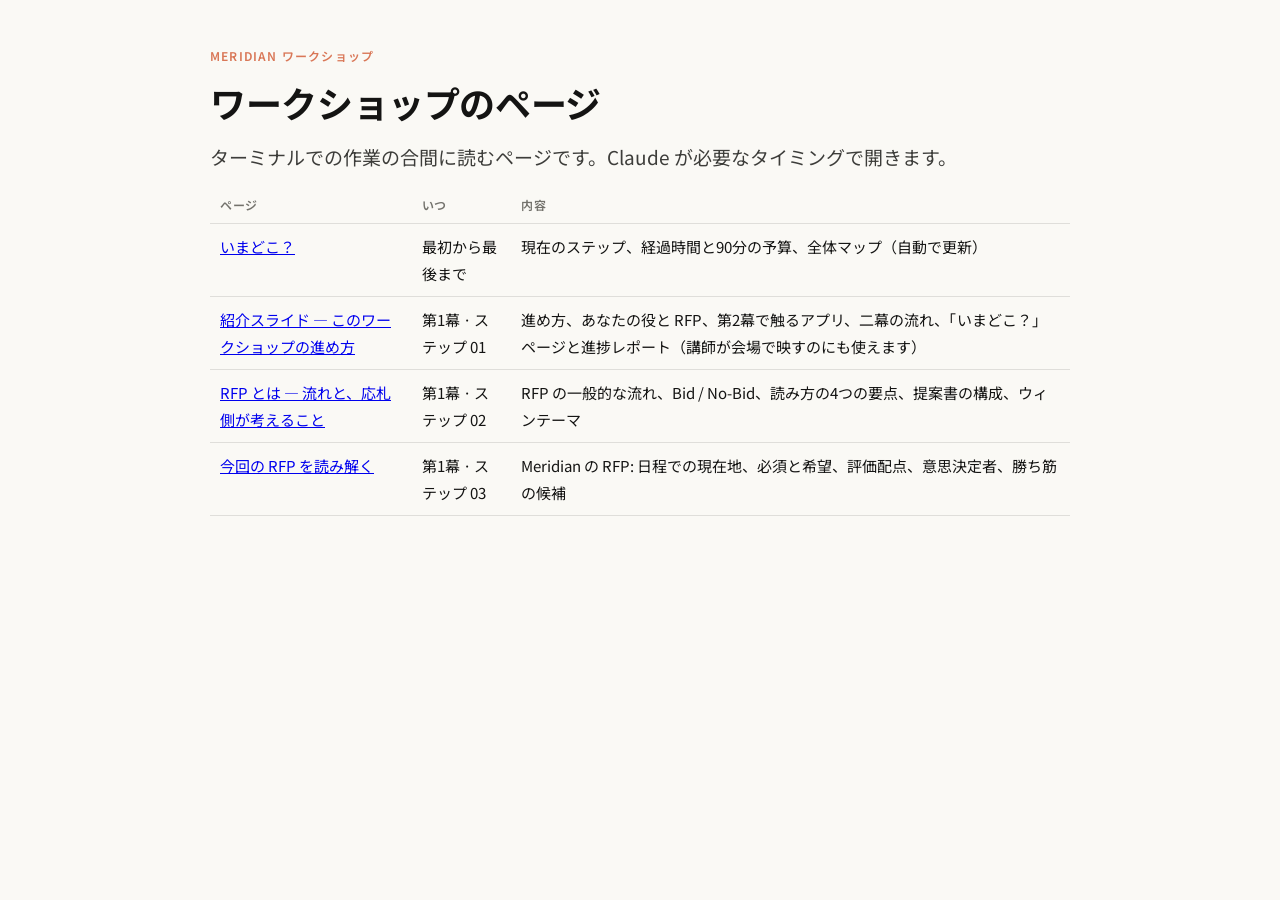
<file: tutor/pages/index.html>
<!DOCTYPE html>
<html lang="ja"><head><meta charset="utf-8"><meta name="viewport" content="width=device-width, initial-scale=1">
<title>ワークショップのページ</title>
<link rel="preconnect" href="https://fonts.googleapis.com"><link rel="stylesheet" href="https://fonts.googleapis.com/css2?family=Noto+Sans+JP:wght@400;500;700&display=swap">
<link rel="stylesheet" href="assets/page.css"></head>
<body><main>
<div class="kicker">Meridian ワークショップ</div>
<h1>ワークショップのページ</h1>
<p class="lede">ターミナルでの作業の合間に読むページです。Claude が必要なタイミングで開きます。</p>
<table>
<tr><th>ページ</th><th>いつ</th><th>内容</th></tr>
<tr><td><a href="map.html">いまどこ？</a></td><td>最初から最後まで</td><td>現在のステップ、経過時間と90分の予算、全体マップ（自動で更新）</td></tr>
<tr><td><a href="intro/deck.html">紹介スライド — このワークショップの進め方</a></td><td>第1幕 · ステップ 01</td><td>進め方、あなたの役と RFP、第2幕で触るアプリ、二幕の流れ、「いまどこ？」ページと進捗レポート（講師が会場で映すのにも使えます）</td></tr>
<tr><td><a href="01-rfp-process.html">RFP とは — 流れと、応札側が考えること</a></td><td>第1幕 · ステップ 02</td><td>RFP の一般的な流れ、Bid / No-Bid、読み方の4つの要点、提案書の構成、ウィンテーマ</td></tr>
<tr><td><a href="02-rfp-meridian.html">今回の RFP を読み解く</a></td><td>第1幕 · ステップ 03</td><td>Meridian の RFP: 日程での現在地、必須と希望、評価配点、意思決定者、勝ち筋の候補</td></tr>
</table>
</main></body></html>
</file>
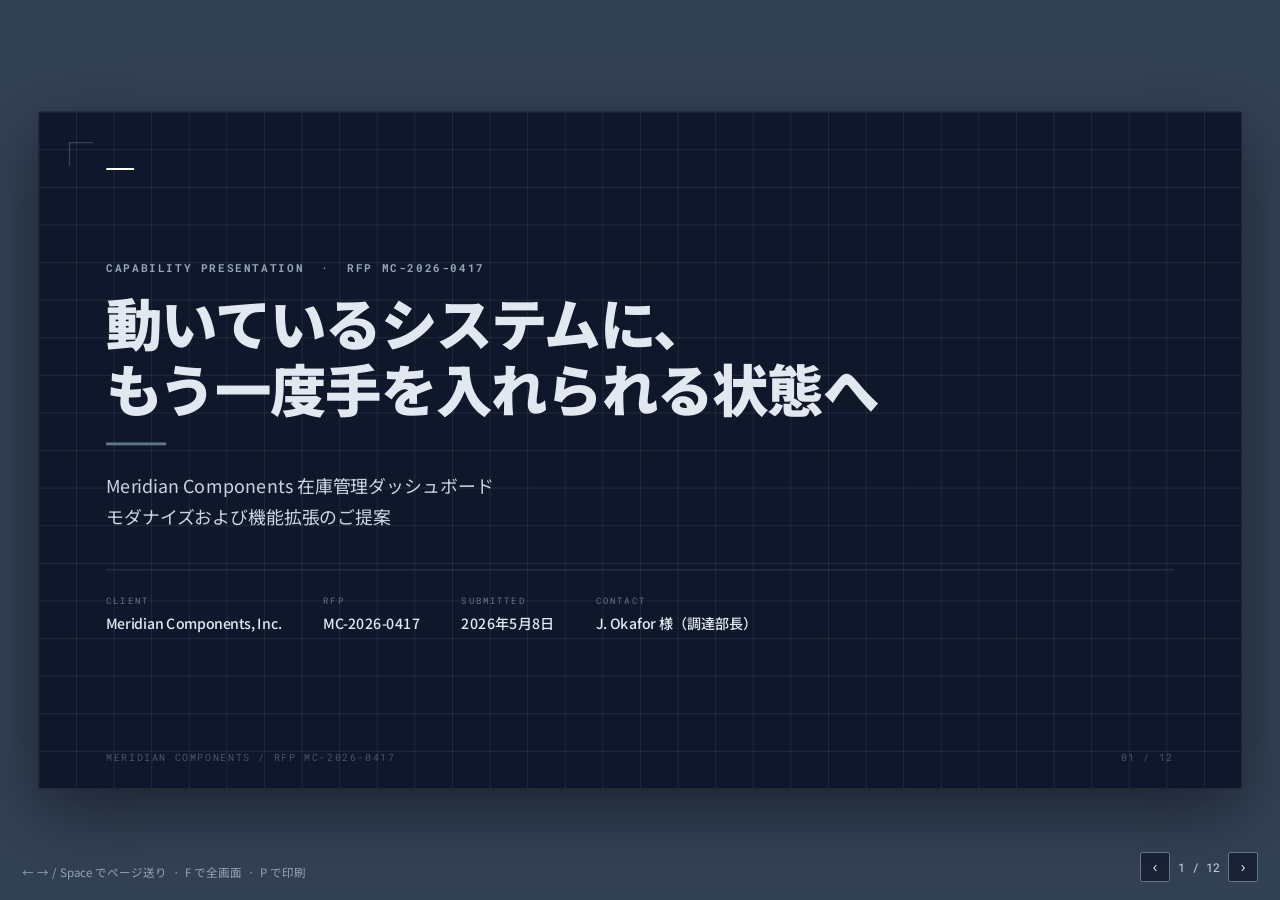
<file: instruction/01-capabilities-deck.html>
<!DOCTYPE html>
<html lang="ja">
<head>
<meta charset="UTF-8">
<meta name="viewport" content="width=device-width, initial-scale=1.0">
<title>ケイパビリティ・プレゼンテーション — RFP MC-2026-0417 / Meridian Components</title>
<link rel="preconnect" href="https://fonts.googleapis.com">
<link rel="preconnect" href="https://fonts.gstatic.com" crossorigin>
<link href="https://fonts.googleapis.com/css2?family=Noto+Sans+JP:wght@400;500;700;900&family=Roboto+Mono:wght@400;500;700&display=swap" rel="stylesheet">
<style>
:root{
  --ink:#0f172a;
  --ink-2:#1e293b;
  --muted:#64748b;
  --muted-2:#94a3b8;
  --line:#e2e8f0;
  --bg:#f8fafc;
  --white:#ffffff;
  --green:#16a34a;
  --blue:#2563eb;
  --amber:#d97706;
  --red:#dc2626;
  --sans:"Noto Sans JP","Hiragino Kaku Gothic ProN","Yu Gothic",Meiryo,sans-serif;
  --mono:"Roboto Mono","SF Mono",Consolas,"Noto Sans JP","Hiragino Kaku Gothic ProN",monospace;
}
*{margin:0;padding:0;box-sizing:border-box}
html,body{height:100%}
body{
  font-family:var(--sans);
  background:#334155;
  color:var(--ink);
  display:flex;align-items:center;justify-content:center;
  overflow:hidden;
}

/* ---------- stage ---------- */
#stage{position:relative;width:100vw;height:100vh;display:flex;align-items:center;justify-content:center}
.slide{
  position:absolute;
  width:1280px;height:720px;
  background:var(--bg);
  display:none;
  flex-direction:column;
  padding:56px 72px 64px;
  box-shadow:0 24px 70px rgba(0,0,0,.45);
  transform:scale(var(--s,1));
  transform-origin:center center;
}
.slide.on{display:flex}

/* industrial grid texture */
.slide::before{
  content:"";position:absolute;inset:0;pointer-events:none;
  background-image:linear-gradient(var(--line) 1px,transparent 1px),linear-gradient(90deg,var(--line) 1px,transparent 1px);
  background-size:40px 40px;opacity:.5;
}
.slide>*{position:relative;z-index:1}

/* corner ticks */
.slide::after{
  content:"";position:absolute;left:32px;top:32px;right:32px;bottom:32px;pointer-events:none;
  border-left:2px solid var(--line);border-top:2px solid var(--line);
  clip-path:polygon(0 0,26px 0,26px 2px,2px 2px,2px 26px,0 26px);
}

/* ---------- dark variant ---------- */
.slide.dark{background:var(--ink);color:#e2e8f0}
.slide.dark::before{background-image:linear-gradient(rgba(148,163,184,.13) 1px,transparent 1px),linear-gradient(90deg,rgba(148,163,184,.13) 1px,transparent 1px);opacity:1}
.slide.dark::after{border-color:rgba(148,163,184,.3)}
.slide.dark .kicker{color:var(--muted-2)}
.slide.dark h2{color:#f1f5f9}
.slide.dark .lede{color:#cbd5e1}
.slide.dark .rule{background:var(--muted)}

/* ---------- type ---------- */
.kicker{
  font-family:var(--mono);font-size:12px;font-weight:700;letter-spacing:.18em;
  color:var(--muted);text-transform:uppercase;margin-bottom:14px;
  display:flex;align-items:center;gap:12px;
}
.kicker span.bar{display:inline-block;width:30px;height:2px;background:currentColor}
h1{font-size:60px;font-weight:900;line-height:1.18;letter-spacing:-.02em}
h2{font-size:38px;font-weight:700;line-height:1.28;letter-spacing:-.01em;margin-bottom:8px}
h3{font-size:19px;font-weight:700;margin-bottom:8px}
.lede{font-size:19px;line-height:1.75;color:var(--ink-2);max-width:1000px}
.rule{width:64px;height:3px;background:var(--ink);margin:22px 0 26px}
.body{flex:1;display:flex;flex-direction:column;justify-content:center}
.note{font-size:13px;color:var(--muted);font-family:var(--mono);margin-top:auto;padding-top:18px}
strong{font-weight:700}
em{font-style:normal;background:linear-gradient(transparent 62%,#fde68a 62%);font-weight:700}
.dark em{background:none;color:#fbbf24}

/* ---------- footer ---------- */
.foot{
  position:absolute;left:72px;right:72px;bottom:26px;
  display:flex;justify-content:space-between;align-items:center;
  font-family:var(--mono);font-size:11px;color:var(--muted-2);letter-spacing:.1em;z-index:2;
}
.dark .foot{color:#475569}

/* ---------- layout helpers ---------- */
.grid2{display:grid;grid-template-columns:1fr 1fr;gap:26px}
.grid3{display:grid;grid-template-columns:repeat(3,1fr);gap:20px}
.grid4{display:grid;grid-template-columns:repeat(4,1fr);gap:16px}

.card{background:var(--white);border:1px solid var(--line);border-top:3px solid var(--ink);padding:22px 24px}
.card .n{font-family:var(--mono);font-size:11px;font-weight:700;letter-spacing:.14em;color:var(--muted);margin-bottom:10px}
.card p{font-size:14px;line-height:1.72;color:var(--ink-2)}
.card.g{border-top-color:var(--green)}
.card.b{border-top-color:var(--blue)}
.card.a{border-top-color:var(--amber)}
.card.r{border-top-color:var(--red)}

/* tables */
table{width:100%;border-collapse:collapse;background:var(--white)}
th,td{text-align:left;padding:13px 16px;border-bottom:1px solid var(--line);font-size:14px;vertical-align:top}
th{font-family:var(--mono);font-size:10.5px;font-weight:700;letter-spacing:.13em;text-transform:uppercase;color:var(--muted);background:#f1f5f9;border-bottom:2px solid var(--ink)}
td.mono{font-family:var(--mono);font-weight:500}
td.num{font-family:var(--mono);text-align:right;font-weight:700;white-space:nowrap}
tr:last-child td{border-bottom:none}
tr.total td{background:#f1f5f9;font-weight:700;border-top:2px solid var(--ink)}

/* chips */
.chip{display:inline-block;font-family:var(--mono);font-size:10.5px;font-weight:700;letter-spacing:.08em;padding:3px 9px;border-radius:2px}
.chip.g{background:#dcfce7;color:#15803d}
.chip.b{background:#dbeafe;color:#1d4ed8}
.chip.a{background:#fef3c7;color:#b45309}
.chip.r{background:#fee2e2;color:#b91c1c}
.chip.n{background:#e2e8f0;color:#475569}

/* stat */
.stat{background:var(--white);border:1px solid var(--line);padding:20px 22px;border-left:3px solid var(--ink)}
.stat .v{font-family:var(--mono);font-size:34px;font-weight:700;line-height:1;letter-spacing:-.02em}
.stat .k{font-size:12.5px;color:var(--muted);margin-top:9px;line-height:1.5}
.stat.g{border-left-color:var(--green)} .stat.g .v{color:var(--green)}
.stat.b{border-left-color:var(--blue)}  .stat.b .v{color:var(--blue)}
.stat.a{border-left-color:var(--amber)} .stat.a .v{color:var(--amber)}
.stat.r{border-left-color:var(--red)}   .stat.r .v{color:var(--red)}

/* causal chain */
.chain{display:flex;align-items:stretch;gap:0;margin:6px 0}
.link{flex:1;background:var(--white);border:1px solid var(--line);padding:18px 20px;position:relative}
.link .rq{font-family:var(--mono);font-size:11px;font-weight:700;color:var(--muted);letter-spacing:.12em;margin-bottom:7px}
.link .tx{font-size:14.5px;font-weight:500;line-height:1.6}
.arrow{width:38px;display:flex;align-items:center;justify-content:center;font-size:20px;color:var(--muted-2);flex:none}
.link.key{border:2px solid var(--green);background:#f0fdf4}
.link.key .rq{color:var(--green)}

/* gantt */
.gantt{background:var(--white);border:1px solid var(--line);padding:22px 24px}
.gantt .wk{display:grid;grid-template-columns:150px 1fr;gap:14px;font-family:var(--mono);font-size:10px;color:var(--muted-2);letter-spacing:.1em;margin-bottom:10px}
.gantt .wk .ticks{display:grid;grid-template-columns:repeat(15,1fr);text-align:center}
.row{display:grid;grid-template-columns:150px 1fr;gap:14px;align-items:center;margin-bottom:9px}
.row .lb{font-size:12.5px;font-weight:700;text-align:right}
.track{display:grid;grid-template-columns:repeat(15,1fr);height:30px;background:#f1f5f9;position:relative}
.track i{display:block;border-right:1px solid var(--white)}
.bar{position:absolute;top:4px;bottom:4px;border-radius:2px;display:flex;align-items:center;padding:0 11px;font-family:var(--mono);font-size:10.5px;font-weight:700;color:var(--white);letter-spacing:.06em;white-space:nowrap}
.bar.p1{background:var(--blue)}
.bar.p2{background:var(--amber)}
.bar.p3{background:var(--green)}
.bar.p4{background:var(--muted)}
.bar.p5{background:var(--ink)}
.ms{position:absolute;top:-4px;bottom:-4px;width:2px;background:var(--red);z-index:3}
.ms::after{content:"必須項目 完了";position:absolute;top:-19px;left:6px;font-family:var(--mono);font-size:9.5px;font-weight:700;color:var(--red);letter-spacing:.08em;white-space:nowrap}

/* list */
ul.ticks{list-style:none}
ul.ticks li{font-size:15px;line-height:1.65;padding-left:26px;position:relative;margin-bottom:13px;color:var(--ink-2)}
ul.ticks li::before{content:"▸";position:absolute;left:0;top:0;color:var(--green);font-weight:700}
.dark ul.ticks li{color:#cbd5e1}

/* title slide */
.tt{display:flex;flex-direction:column;height:100%;justify-content:center}
.meta{display:flex;gap:44px;margin-top:40px;padding-top:26px;border-top:1px solid rgba(148,163,184,.3)}
.meta div .k{font-family:var(--mono);font-size:10px;letter-spacing:.16em;color:var(--muted);text-transform:uppercase;margin-bottom:6px}
.meta div .v{font-size:15px;font-weight:500;color:#e2e8f0}

/* nav */
#nav{position:fixed;bottom:18px;right:22px;display:flex;gap:8px;align-items:center;z-index:50;font-family:var(--mono);font-size:12px;color:#cbd5e1}
#nav button{width:30px;height:30px;border:1px solid #64748b;background:rgba(15,23,42,.7);color:#e2e8f0;cursor:pointer;font-size:14px;border-radius:2px}
#nav button:hover{background:#0f172a}
#hint{position:fixed;bottom:20px;left:22px;font-family:var(--sans);font-size:11.5px;color:#94a3b8;z-index:50}

@media print{
  body{background:#fff;overflow:visible;display:block}
  #stage{position:static;width:auto;height:auto;display:block}
  .slide{display:flex!important;position:relative;transform:none!important;box-shadow:none;page-break-after:always;margin:0 auto}
  #nav,#hint{display:none}
}
</style>
</head>
<body>

<div id="stage">

<!-- 1 ============================================ -->
<section class="slide dark on">
  <div class="tt">
    <div class="kicker"><span class="bar"></span>CAPABILITY PRESENTATION &nbsp;·&nbsp; RFP MC-2026-0417</div>
    <h1>動いているシステムに、<br>もう一度手を入れられる状態へ</h1>
    <div class="rule"></div>
    <p class="lede" style="max-width:840px">Meridian Components 在庫管理ダッシュボード<br>モダナイズおよび機能拡張のご提案</p>
    <div class="meta">
      <div><div class="k">Client</div><div class="v">Meridian Components, Inc.</div></div>
      <div><div class="k">RFP</div><div class="v">MC-2026-0417</div></div>
      <div><div class="k">Submitted</div><div class="v">2026年5月8日</div></div>
      <div><div class="k">Contact</div><div class="v">J. Okafor 様（調達部長）</div></div>
    </div>
  </div>
  <div class="foot"><span>MERIDIAN COMPONENTS / RFP MC-2026-0417</span><span>01 / 12</span></div>
</section>

<!-- 2 ============================================ -->
<section class="slide">
  <div class="kicker"><span class="bar"></span>私たちの理解</div>
  <div class="body">
    <h2>課題は、システムが動かないことではありません。</h2>
    <h2 style="color:var(--red)">動いているシステムに、手を入れられないことです。</h2>
    <div class="rule"></div>
    <div class="grid3" style="margin-top:8px">
      <div class="card r">
        <div class="n">STATE 01</div>
        <h3>テストがない</h3>
        <p>ブラウザ層の自動テストが未整備。IT 部門は変更の影響範囲を確認できません。</p>
      </div>
      <div class="card a">
        <div class="n">STATE 02</div>
        <h3>だから承認されない</h3>
        <p>IT 部門はテスト未整備を理由に変更を止めています。安全性を確認する手段がないためです。</p>
      </div>
      <div class="card r">
        <div class="n">STATE 03</div>
        <h3>だから停滞する</h3>
        <p>Reports の欠陥は 2024 年から未解消。発注推奨機能も着手されないまま残っています。</p>
      </div>
    </div>
    <p class="lede" style="margin-top:28px">前任ベンダーが未完のまま契約を終えたことで、この停滞は<em>固定化</em>しました。<br>解くべきはひとつずつの不具合ではなく、この<em>循環そのもの</em>です。</p>
  </div>
  <div class="foot"><span>私たちの理解</span><span>02 / 12</span></div>
</section>

<!-- 3 ============================================ -->
<section class="slide">
  <div class="kicker"><span class="bar"></span>要件の構造</div>
  <div class="body">
    <h2>必須4項目は、独立した4つの発注ではありません。</h2>
    <p class="lede" style="margin-bottom:26px">R3（テスト自動化）が、他のすべてを解錠する鍵です。</p>
    <div class="chain">
      <div class="link key">
        <div class="rq">R3 — 鍵</div>
        <div class="tx">ブラウザテストを<br>先に整備する</div>
      </div>
      <div class="arrow">→</div>
      <div class="link">
        <div class="rq">効果</div>
        <div class="tx">IT 部門が変更を<br>安全に承認できる</div>
      </div>
      <div class="arrow">→</div>
      <div class="link">
        <div class="rq">R1</div>
        <div class="tx">Reports の修正が<br>前に進む</div>
      </div>
      <div class="arrow">→</div>
      <div class="link">
        <div class="rq">R2</div>
        <div class="tx">発注推奨機能を<br>安全に追加できる</div>
      </div>
    </div>
    <p class="lede" style="margin-top:30px">
      したがって当社は、<strong>R3 を最初のフェーズに置きます</strong>。<br>
      R1 の修正から着手すれば、修正のたびに承認プロセスで再び停滞します。順序そのものが、ご提案の中身です。
    </p>
  </div>
  <div class="foot"><span>要件の構造</span><span>03 / 12</span></div>
</section>

<!-- 4 ============================================ -->
<section class="slide">
  <div class="kicker"><span class="bar"></span>提案前の検証</div>
  <div class="body">
    <h2>ご提供いただいたソースコードを、実地で確認しました。</h2>
    <p class="lede" style="margin-bottom:22px">その結果、RFP の記述と実際のコードベースに相違が見つかりました。いずれも Meridian にとって<em>有利な</em>方向の相違です。</p>
    <table>
      <thead><tr><th style="width:31%">RFP・引き継ぎ資料の記述</th><th style="width:38%">実際の状態</th><th>見積もりへの影響</th></tr></thead>
      <tbody>
        <tr>
          <td>「自動テストが一切整備されておらず」<span class="chip n" style="margin-left:6px">§2</span></td>
          <td><strong>API テスト 40 件が存在</strong>（38 件パス / 2 件失敗）。実際の計算値まで検証済み</td>
          <td><span class="chip g">−80 時間</span> バックエンド層は既に守られている</td>
        </tr>
        <tr>
          <td>「i18n 対応を拡張すること」<span class="chip n" style="margin-left:6px">D2</span></td>
          <td><code style="font-family:var(--mono);font-size:13px">locales/</code> と <code style="font-family:var(--mono);font-size:13px">useI18n.js</code> が<strong>実装済みで稼働中</strong></td>
          <td><span class="chip g">−90 時間</span> 新規構築ではなく既存基盤の適用</td>
        </tr>
        <tr>
          <td>「フィルターの一部が未接続」<span class="chip n" style="margin-left:6px">引継</span></td>
          <td><code style="font-family:var(--mono);font-size:13px">useFilters.js</code> に<strong>共通実装が存在</strong></td>
          <td><span class="chip a">要調査</span> 単一原因で複数症状が解消する可能性</td>
        </tr>
        <tr>
          <td>（記載なし）</td>
          <td><code style="font-family:var(--mono);font-size:13px">useAuth.js</code>、<code style="font-family:var(--mono);font-size:13px">server/CLAUDE.md</code> が存在</td>
          <td><span class="chip b">R4 で文書化</span> 引き継ぎ資料の欠落領域</td>
        </tr>
      </tbody>
    </table>
    <p class="lede" style="margin-top:24px;font-size:18px">前任ベンダーは、ドキュメントに書いた以上の仕事を残していました。<br><strong>Meridian は現在、自社資産を実際より低く評価している状態です。</strong></p>
  </div>
  <div class="foot"><span>提案前の検証</span><span>04 / 12</span></div>
</section>

<!-- 5 ============================================ -->
<section class="slide dark">
  <div class="kicker"><span class="bar"></span>この検証が意味すること</div>
  <div class="body">
    <h2>RFP を鵜呑みにした見積もりは、<br>$25,000 高くなります。</h2>
    <div class="rule"></div>
    <div class="grid3" style="margin-top:10px">
      <div class="stat g" style="background:#1e293b;border-color:#334155">
        <div class="v">40</div>
        <div class="k" style="color:#94a3b8">既存のバックエンド API テスト<br>（38 件パス・維持して活用）</div>
      </div>
      <div class="stat b" style="background:#1e293b;border-color:#334155">
        <div class="v">170h</div>
        <div class="k" style="color:#94a3b8">実地検証により削減できた想定工数<br>（R3 と D2 の合計）</div>
      </div>
      <div class="stat a" style="background:#1e293b;border-color:#334155">
        <div class="v">$25K</div>
        <div class="k" style="color:#94a3b8">検証しなかった場合に<br>上乗せされていた金額</div>
      </div>
    </div>
    <p class="lede" style="margin-top:34px">
      当社は Meridian の既存資産を作り直しません。<em>活用します</em>。<br>
      書き直しはご予算を消費するだけで、新しい価値を生みません。
    </p>
  </div>
  <div class="foot"><span>この検証が意味すること</span><span>05 / 12</span></div>
</section>

<!-- 6 ============================================ -->
<section class="slide">
  <div class="kicker"><span class="bar"></span>アプローチ — 全体像</div>
  <div class="body">
    <h2>4 フェーズ。各フェーズの終了時点で、動くものをお渡しします。</h2>
    <div class="rule"></div>
    <div class="grid4">
      <div class="card b">
        <div class="n">PHASE 1 &nbsp;/&nbsp; 週 1–3</div>
        <h3>現状把握と安全網</h3>
        <p><span class="chip b">R4</span> <span class="chip b">R3</span></p>
        <p style="margin-top:11px">アーキテクチャレビューを実施し、そのままご納品。主要フローの E2E テストを構築します。</p>
        <p style="margin-top:11px;color:var(--blue);font-weight:700">→ この時点で承認体制が整う</p>
      </div>
      <div class="card a">
        <div class="n">PHASE 2 &nbsp;/&nbsp; 週 4–6</div>
        <h3>Reports の改修</h3>
        <p><span class="chip a">R1</span></p>
        <p style="margin-top:11px">記録済み 8 件を調査 → 原因と方針をご報告 → ご承認後に修正。</p>
        <p style="margin-top:11px;color:var(--amber);font-weight:700">→ 修正の副作用をその場で検知</p>
      </div>
      <div class="card g">
        <div class="n">PHASE 3 &nbsp;/&nbsp; 週 7–11</div>
        <h3>発注推奨機能</h3>
        <p><span class="chip g">R2</span></p>
        <p style="margin-top:11px">推奨ロジックを文書化して合意 → 実装 → 1 週間の試用期間。</p>
        <p style="margin-top:11px;color:var(--green);font-weight:700">→ 必須項目すべて完了</p>
      </div>
      <div class="card">
        <div class="n">PHASE 4 &nbsp;/&nbsp; 週 12–14</div>
        <h3>視認性と国際化</h3>
        <p><span class="chip n">D1</span> <span class="chip n">D3</span> <span class="chip n">D2</span></p>
        <p style="margin-top:11px">希望項目。必須完了後の配置のため、中止・縮小をご判断いただけます。</p>
        <p style="margin-top:11px;color:var(--muted);font-weight:700">→ 発注は任意</p>
      </div>
    </div>
    <p class="lede" style="margin-top:26px">仮に途中で契約を終える判断をされた場合でも、<strong>そこまでの成果は Meridian の資産として残ります。</strong></p>
  </div>
  <div class="foot"><span>アプローチ — 全体像</span><span>06 / 12</span></div>
</section>

<!-- 7 ============================================ -->
<section class="slide">
  <div class="kicker"><span class="bar"></span>R3 · R4 — フェーズ 1</div>
  <div class="body">
    <h2>安全網を、最初に張ります。</h2>
    <p class="lede" style="margin-bottom:24px">IT 部門が変更を止めている状況では、テストの整備が<em>他のすべての前提</em>になります。</p>
    <div class="grid2">
      <div>
        <table>
          <thead><tr><th>対象フロー（案）</th><th style="width:34%">性格</th></tr></thead>
          <tbody>
            <tr><td>在庫水準の確認とフィルター操作</td><td><span class="chip b">日常業務</span></td></tr>
            <tr><td>受注状況とステータス絞り込み</td><td><span class="chip b">日常業務</span></td></tr>
            <tr><td>Reports の出力</td><td><span class="chip a">R1 回帰</span></td></tr>
            <tr><td>サプライヤー支出の確認</td><td><span class="chip b">日常業務</span></td></tr>
            <tr><td>発注推奨の実行</td><td><span class="chip g">R2 完成後</span></td></tr>
          </tbody>
        </table>
        <p class="note" style="padding-top:14px">対象はフェーズ 1 週 1 に Tanaka 様チームと確定します。</p>
      </div>
      <div>
        <ul class="ticks">
          <li><strong>Playwright を採用します。</strong>実ブラウザで検証するため、オペレーターが実際に遭遇する問題を再現できます。CI 環境での安定性も高く、既存の pytest 資産と運用を揃えられます。</li>
          <li><strong>カバレッジ率は目標にしません。</strong>ご確認のとおり「主要フローが通ればよい」との方針に沿い、業務価値の高いフローに集中します。</li>
          <li><strong>IT 部門が自ら実行できる状態までを範囲とします。</strong>テストコードの納品で終わらせません。実行手順書と結果レポートの読み方を含めて引き継ぎます。</li>
          <li><strong>アーキテクチャレビューは納品物と兼用します。</strong>当社のオンボーディングと R4 の成果物を、同一の作業で仕上げます。単一 HTML ファイルでご納品するため、閲覧に開発環境は不要です。</li>
        </ul>
      </div>
    </div>
  </div>
  <div class="foot"><span>R3 · R4 — フェーズ 1</span><span>07 / 12</span></div>
</section>

<!-- 8 ============================================ -->
<section class="slide">
  <div class="kicker"><span class="bar"></span>R1 — フェーズ 2</div>
  <div class="body">
    <h2>「修正」ではなく「調査してから修正」。</h2>
    <p class="lede" style="margin-bottom:26px">原因の特定を経ずに着手すれば、症状を隠すだけの対処になりかねません。</p>
    <div class="chain">
      <div class="link"><div class="rq">STEP 1 — 週 4</div><div class="tx"><strong>調査</strong><br>8 件のリストを起点に精査し、原因を特定</div></div>
      <div class="arrow">→</div>
      <div class="link key"><div class="rq">STEP 2 — 週 5 冒頭</div><div class="tx"><strong>ご報告とご承認</strong><br>原因・方針・工数を一覧表でご提示</div></div>
      <div class="arrow">→</div>
      <div class="link"><div class="rq">STEP 3 — 週 5–6</div><div class="tx"><strong>修正</strong><br>ご承認いただいた方針に沿って実施</div></div>
    </div>
    <div class="grid2" style="margin-top:30px">
      <div class="card a">
        <div class="n">想定される原因の構造</div>
        <p><strong>フィルターの挙動</strong> — 共通実装 <code style="font-family:var(--mono)">useFilters.js</code> への未接続が疑われます。原因が共通であれば、<strong>複数の症状が単一の修正で解消</strong>する可能性があります。</p>
        <p style="margin-top:10px"><strong>i18n の不備</strong> — 基盤は稼働済み。翻訳キーを経由しない直書き文字列の残存と推測されます。</p>
      </div>
      <div class="card r">
        <div class="n">併せてご報告すべき事項</div>
        <p>引き継ぎ資料に「一部のビューは旧パターン（Options API）のまま」との記載があります。これは<strong>不具合として記録されていない設計の不整合</strong>であり、8 件のリストには含まれていないと想定されます。</p>
        <p style="margin-top:10px">調査で特定し、<strong>R1 の原因になっているもの</strong>と<strong>将来のリスクにとどまるもの</strong>を切り分けてご報告します。後者の判断は Meridian に委ねます。</p>
      </div>
    </div>
  </div>
  <div class="foot"><span>R1 — フェーズ 2</span><span>08 / 12</span></div>
</section>

<!-- 9 ============================================ -->
<section class="slide">
  <div class="kicker"><span class="bar"></span>R2 — フェーズ 3</div>
  <div class="body">
    <h2>算出根拠が納得されない推奨機能は、使われません。</h2>
    <p class="lede" style="margin-bottom:24px">Tanaka 様のご要望と伺っています。本提案で最長のフェーズを充て、<em>実装前にロジックを合意</em>します。</p>
    <div class="grid3">
      <div class="card b">
        <div class="n">INPUT 01</div>
        <h3>現在の在庫水準</h3>
        <p><code style="font-family:var(--mono);font-size:13px">inventory.json</code> に発注点が定義済み。既存のバックエンドテストも「発注点以下のアイテム」を検証しています。<strong>既存の概念を土台にできます。</strong></p>
      </div>
      <div class="card b">
        <div class="n">INPUT 02</div>
        <h3>需要予測</h3>
        <p><code style="font-family:var(--mono);font-size:13px">demand_forecasts.json</code> と <code style="font-family:var(--mono);font-size:13px">/api/demand</code> が存在。予測を<strong>どの期間・どの粒度</strong>で推奨に反映するかを確定します。</p>
      </div>
      <div class="card a">
        <div class="n">INPUT 03</div>
        <h3>予算上限</h3>
        <p>上限内で<strong>何を優先して発注するか</strong>の基準が必要です。欠品リスクの高い品目か、金額効率か。ここが最も重要な合意事項です。</p>
      </div>
    </div>
    <div class="grid2" style="margin-top:26px">
      <div class="card g">
        <div class="n">設計方針</div>
        <p>新規ビュー <code style="font-family:var(--mono);font-size:13px">Restocking.vue</code> を Composition API で実装し、既存 composables を活用して<strong>他画面と操作感を揃えます</strong>。画面上で<strong>「なぜその品目が推奨されたか」</strong>を確認できる構成にします。</p>
      </div>
      <div class="card g">
        <div class="n">週 11 — 試用期間</div>
        <p>実装完了と同時に納品するのではなく、<strong>Tanaka 様チームに 1 週間お使いいただき</strong>、その反応を反映する時間を計画に含めています。</p>
      </div>
    </div>
  </div>
  <div class="foot"><span>R2 — フェーズ 3</span><span>09 / 12</span></div>
</section>

<!-- 10 ============================================ -->
<section class="slide">
  <div class="kicker"><span class="bar"></span>D1 · D3 · D2 — フェーズ 4</div>
  <div class="body">
    <h2>D1 と D3 は、同じ課題への 2 つの側面です。</h2>
    <p class="lede" style="margin-bottom:26px">ご確認の際、D1 の基準として<em>「倉庫フロアでの視認性を最優先に」</em>とご回答いただきました。この一言が、2 項目の性格を決めました。</p>
    <div class="grid2">
      <div>
        <div class="card g">
          <div class="n">統合の判断</div>
          <p>D1（UI モダナイズ）と D3（ダークモード）は、RFP では別項目です。しかし<strong>動機は同一</strong>です — 倉庫フロアの複数端末が低照度環境で運用されているという課題。</p>
          <p style="margin-top:12px">したがって当社は、これを<strong>ひとつの設計課題として扱います</strong>。判断基準は 1 つだけ。<strong>「低照度環境で、離れた位置から、手袋を着けた状態でも確実に読めるか」</strong></p>
        </div>
        <div class="stat g" style="margin-top:20px">
          <div class="v">−60h / −$9,000</div>
          <div class="k">統合により排除した重複工数<br>テーマ基盤の実装を一度で済ませられるため。<strong>希望項目 2 件を実質 1 件分の工数で満たします。</strong></div>
        </div>
      </div>
      <div>
        <ul class="ticks">
          <li><strong>コントラスト比を設計の起点にする。</strong>現行のスレート系デザイントークンを、低照度環境での可読性基準に照らして見直します。</li>
          <li><strong>テーマ切り替えの基盤を作る。</strong>ライト／ダークを CSS 変数として定義。基盤を作れば D3 は自動的に満たされます。</li>
          <li><strong>情報の優先順位を見直す。</strong>「見た目を新しくする」のではなく、遠目に最初に読むべき数値が最も目立つ配置に整えます。</li>
          <li><strong>ステータス色を再検討する。</strong>低照度環境および色覚多様性への配慮から、色のみに依存しない表現（記号・形状の併用）を検討します。</li>
          <li><strong>D2 は既存基盤の適用。</strong>東京拠点 12 名の英語力にばらつきがあると伺っています。機械的な翻訳ではなく、<strong>倉庫業務で実際に使われる用語</strong>を当てます。</li>
        </ul>
      </div>
    </div>
  </div>
  <div class="foot"><span>D1 · D3 · D2 — フェーズ 4</span><span>10 / 12</span></div>
</section>

<!-- 11 ============================================ -->
<section class="slide">
  <div class="kicker"><span class="bar"></span>スケジュールと価格</div>
  <div class="body">
    <h2>必須項目は 8 月 14 日に完了。希望項目は最後に置きます。</h2>
    <div class="gantt" style="margin-top:18px">
      <div class="wk">
        <div></div>
        <div class="ticks">
          <span>W1</span><span>W2</span><span>W3</span><span>W4</span><span>W5</span><span>W6</span><span>W7</span><span>W8</span><span>W9</span><span>W10</span><span>W11</span><span>W12</span><span>W13</span><span>W14</span><span>W15</span>
        </div>
      </div>
      <div class="row">
        <div class="lb">P1 現状把握・安全網</div>
        <div class="track"><i></i><i></i><i></i><i></i><i></i><i></i><i></i><i></i><i></i><i></i><i></i><i></i><i></i><i></i><i></i>
          <div class="bar p1" style="left:0;width:20%">R4 · R3 &nbsp;/&nbsp; 6/1–6/19</div>
        </div>
      </div>
      <div class="row">
        <div class="lb">P2 Reports 改修</div>
        <div class="track"><i></i><i></i><i></i><i></i><i></i><i></i><i></i><i></i><i></i><i></i><i></i><i></i><i></i><i></i><i></i>
          <div class="bar p2" style="left:20%;width:20%">R1 &nbsp;/&nbsp; 6/22–7/10</div>
        </div>
      </div>
      <div class="row">
        <div class="lb">P3 発注推奨機能</div>
        <div class="track"><i></i><i></i><i></i><i></i><i></i><i></i><i></i><i></i><i></i><i></i><i></i><i></i><i></i><i></i><i></i>
          <div class="bar p3" style="left:40%;width:33.33%">R2 &nbsp;/&nbsp; 7/13–8/14</div>
          <div class="ms" style="left:73.33%"></div>
        </div>
      </div>
      <div class="row">
        <div class="lb">P4 視認性・国際化</div>
        <div class="track"><i></i><i></i><i></i><i></i><i></i><i></i><i></i><i></i><i></i><i></i><i></i><i></i><i></i><i></i><i></i>
          <div class="bar p4" style="left:73.33%;width:20%">D1 · D3 · D2（任意）</div>
        </div>
      </div>
      <div class="row">
        <div class="lb">P5 引き継ぎ</div>
        <div class="track"><i></i><i></i><i></i><i></i><i></i><i></i><i></i><i></i><i></i><i></i><i></i><i></i><i></i><i></i><i></i>
          <div class="bar p5" style="left:93.33%;width:6.67%">移管</div>
        </div>
      </div>
    </div>
    <div class="grid2" style="margin-top:24px;align-items:start">
      <table>
        <thead><tr><th>区分</th><th style="text-align:right">想定額</th><th style="text-align:right">上限額</th></tr></thead>
        <tbody>
          <tr><td>必須項目 R1–R4 + 引き継ぎ<br><span style="font-size:12px;color:var(--muted)">840 時間</span></td><td class="num">$126,000</td><td class="num">$138,600</td></tr>
          <tr><td>希望項目 D1 · D3 · D2<br><span style="font-size:12px;color:var(--muted)">220 時間 / 発注は任意</span></td><td class="num">$33,000</td><td class="num">$36,300</td></tr>
          <tr class="total"><td>合計</td><td class="num">$159,000</td><td class="num">$174,900</td></tr>
        </tbody>
      </table>
      <div>
        <div class="card b" style="padding:18px 20px">
          <div class="n">上限額付き T&amp;M</div>
          <p><strong>使わなかった予備枠は請求しません。</strong>調査変動枠（+10%）は上限の設定であり、請求予定額ではありません。</p>
          <p style="margin-top:10px">累計実績が上限の <strong>70% および 90%</strong> に達した時点で書面にてご報告します。上限到達時は作業を停止し、無断で超過して後から請求することはありません。</p>
        </div>
        <p class="note" style="padding-top:12px">ブレンドレート $150/時。米ドル・税抜き。<br>見積もり有効期限 2026 年 6 月 30 日。</p>
      </div>
    </div>
  </div>
  <div class="foot"><span>スケジュールと価格</span><span>11 / 12</span></div>
</section>

<!-- 12 ============================================ -->
<section class="slide dark">
  <div class="kicker"><span class="bar"></span>選ばれる理由</div>
  <div class="body">
    <h2>前回の失敗は、能力ではなく進め方にありました。</h2>
    <div class="rule"></div>
    <div class="grid2" style="margin-top:14px;gap:34px">
      <div>
        <ul class="ticks">
          <li><strong>提案前に、コードを読みました。</strong>RFP の記述を実物で検証し、既存のバックエンドテストと稼働中の i18n 基盤を発見。その分を見積もりから差し引いています。</li>
          <li><strong>順序に意味を持たせました。</strong>R3 を最初に置き、IT 部門の承認ボトルネックを最初に解除します。</li>
          <li><strong>成果は毎フェーズ残ります。</strong>各フェーズ終了時点で、動作し、テストで守られ、引き継ぎ可能な状態をお渡しします。途中で終えても無駄になりません。</li>
        </ul>
      </div>
      <div>
        <ul class="ticks">
          <li><strong>調査結果は着手前にご報告します。</strong>R1 の不具合、R2 のロジック、D1 のデザイン案。独断で進めず、ご承認を得てから実装に入ります。</li>
          <li><strong>必須項目の納期を構造で守ります。</strong>希望項目を最後に配置したため、遅延のしわ寄せは希望項目側で吸収されます。</li>
          <li><strong>既存資産を作り直しません。</strong>前任ベンダーが残した良質な部分は活用します。書き直しはご予算を消費するだけです。</li>
        </ul>
      </div>
    </div>
    <div class="grid4" style="margin-top:34px">
      <div class="stat b" style="background:#1e293b;border-color:#334155"><div class="v">15週</div><div class="k" style="color:#94a3b8">総期間</div></div>
      <div class="stat g" style="background:#1e293b;border-color:#334155"><div class="v">8/14</div><div class="k" style="color:#94a3b8">必須項目 完了</div></div>
      <div class="stat a" style="background:#1e293b;border-color:#334155"><div class="v">$138.6K</div><div class="k" style="color:#94a3b8">必須項目 上限額</div></div>
      <div class="stat" style="background:#1e293b;border-color:#334155"><div class="v" style="color:#e2e8f0">3</div><div class="k" style="color:#94a3b8">ご承認ポイント</div></div>
    </div>
  </div>
  <div class="foot"><span>ご清聴ありがとうございました &nbsp;·&nbsp; RFP MC-2026-0417</span><span>12 / 12</span></div>
</section>

</div>

<div id="hint">← → / Space でページ送り &nbsp;·&nbsp; F で全画面 &nbsp;·&nbsp; P で印刷</div>
<div id="nav">
  <button id="prev" aria-label="前へ">‹</button>
  <span id="counter">1 / 12</span>
  <button id="next" aria-label="次へ">›</button>
</div>

<script>
(function(){
  var slides = Array.prototype.slice.call(document.querySelectorAll('.slide'));
  var i = 0;
  var counter = document.getElementById('counter');

  function fit(){
    var s = Math.min(window.innerWidth/1280, window.innerHeight/720) * 0.94;
    slides.forEach(function(el){ el.style.setProperty('--s', s); });
  }
  function show(n){
    i = Math.max(0, Math.min(slides.length-1, n));
    slides.forEach(function(el,k){ el.classList.toggle('on', k===i); });
    counter.textContent = (i+1) + ' / ' + slides.length;
  }
  document.getElementById('prev').onclick = function(){ show(i-1); };
  document.getElementById('next').onclick = function(){ show(i+1); };
  document.addEventListener('keydown', function(e){
    if(e.key==='ArrowRight'||e.key===' '||e.key==='PageDown'){ e.preventDefault(); show(i+1); }
    else if(e.key==='ArrowLeft'||e.key==='PageUp'){ e.preventDefault(); show(i-1); }
    else if(e.key==='Home'){ show(0); }
    else if(e.key==='End'){ show(slides.length-1); }
    else if(e.key==='f'||e.key==='F'){
      if(document.fullscreenElement){ document.exitFullscreen(); }
      else { document.documentElement.requestFullscreen(); }
    }
    else if(e.key==='p'||e.key==='P'){ window.print(); }
  });
  window.addEventListener('resize', fit);
  fit(); show(0);
})();
</script>
</body>
</html>
</file>
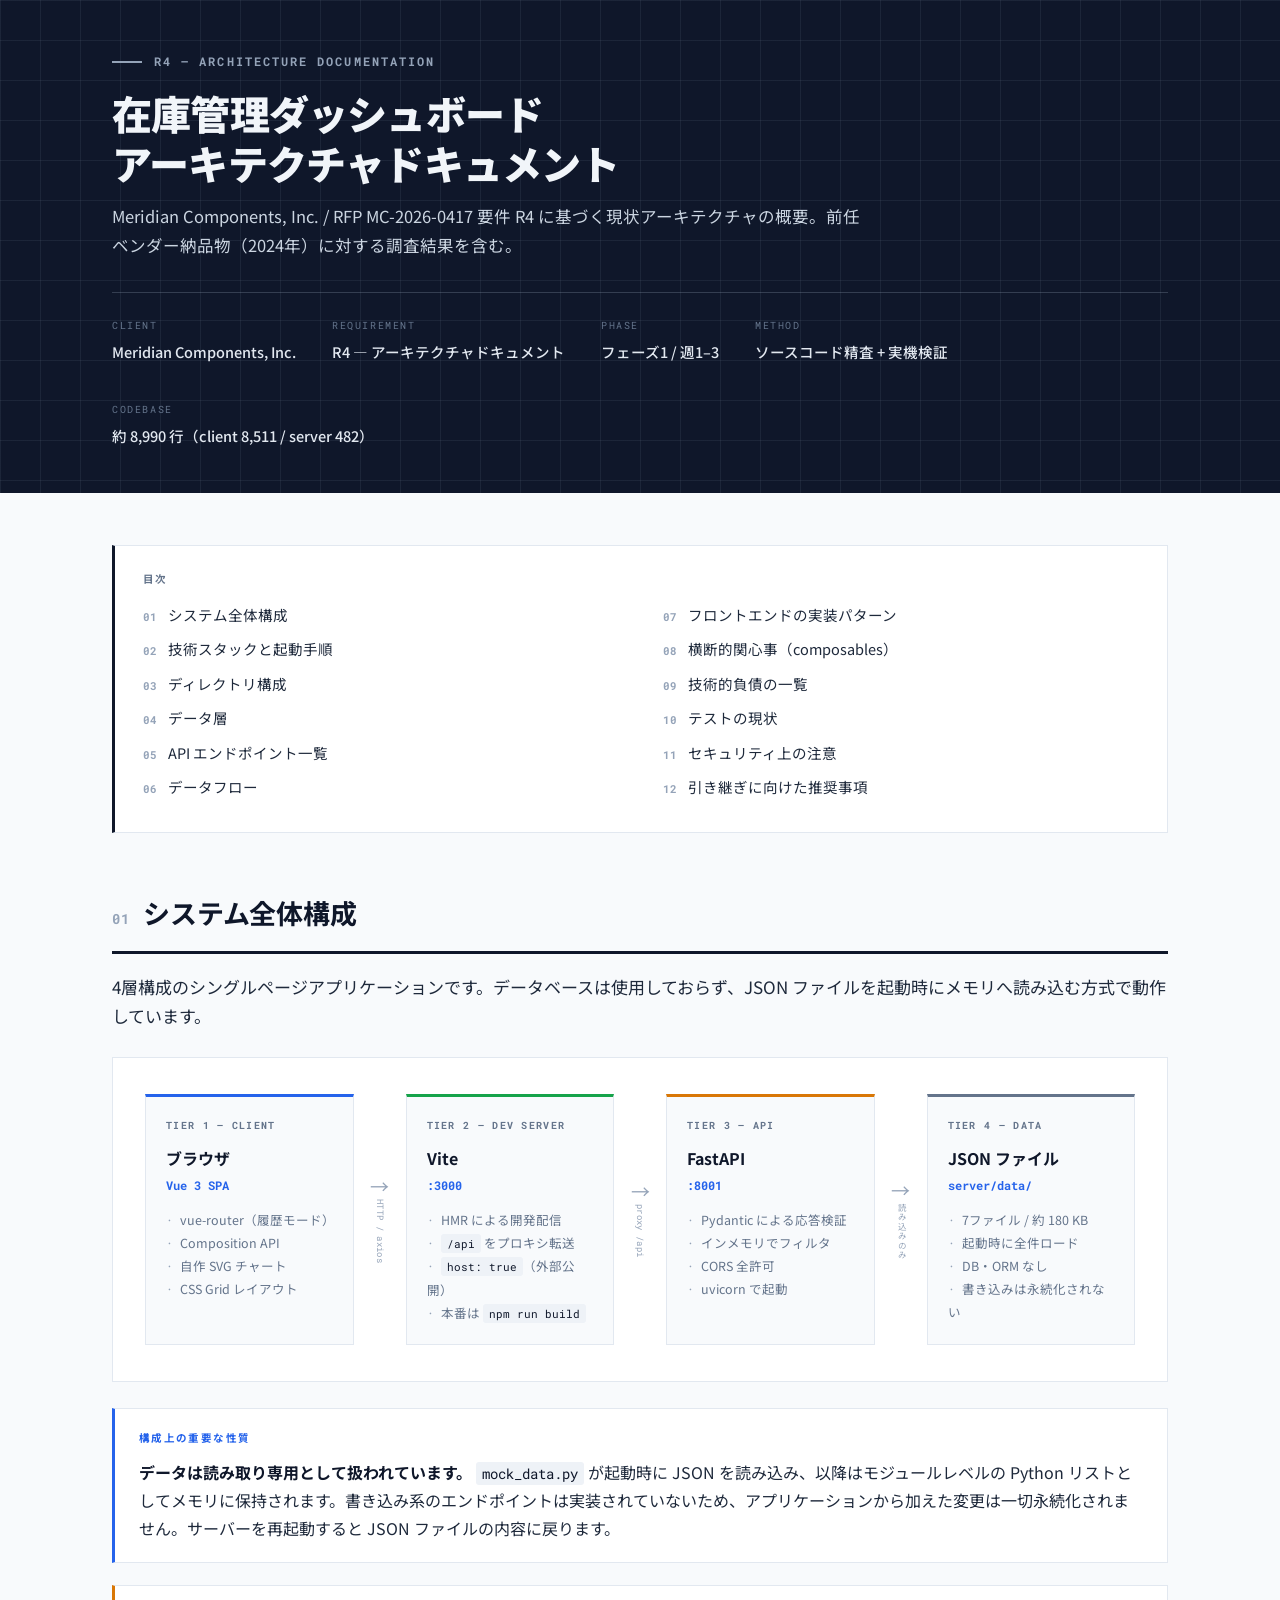
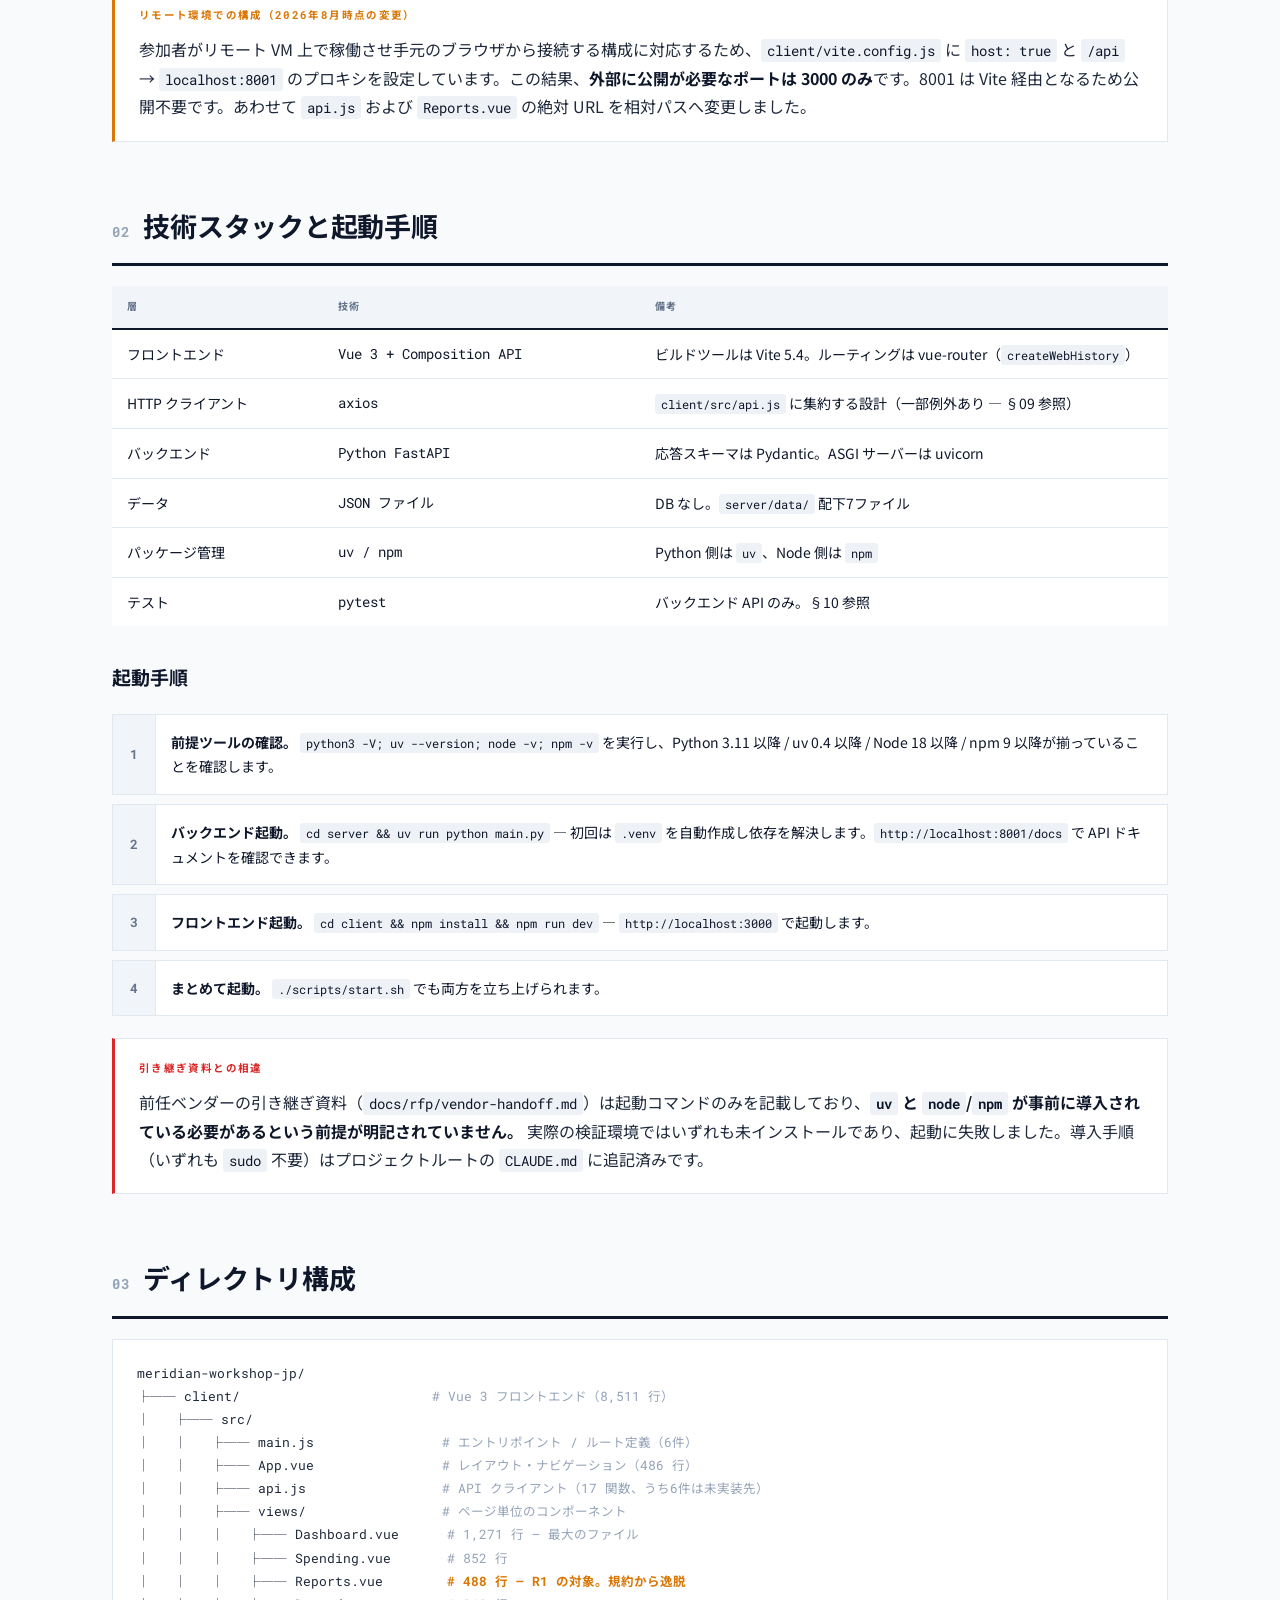
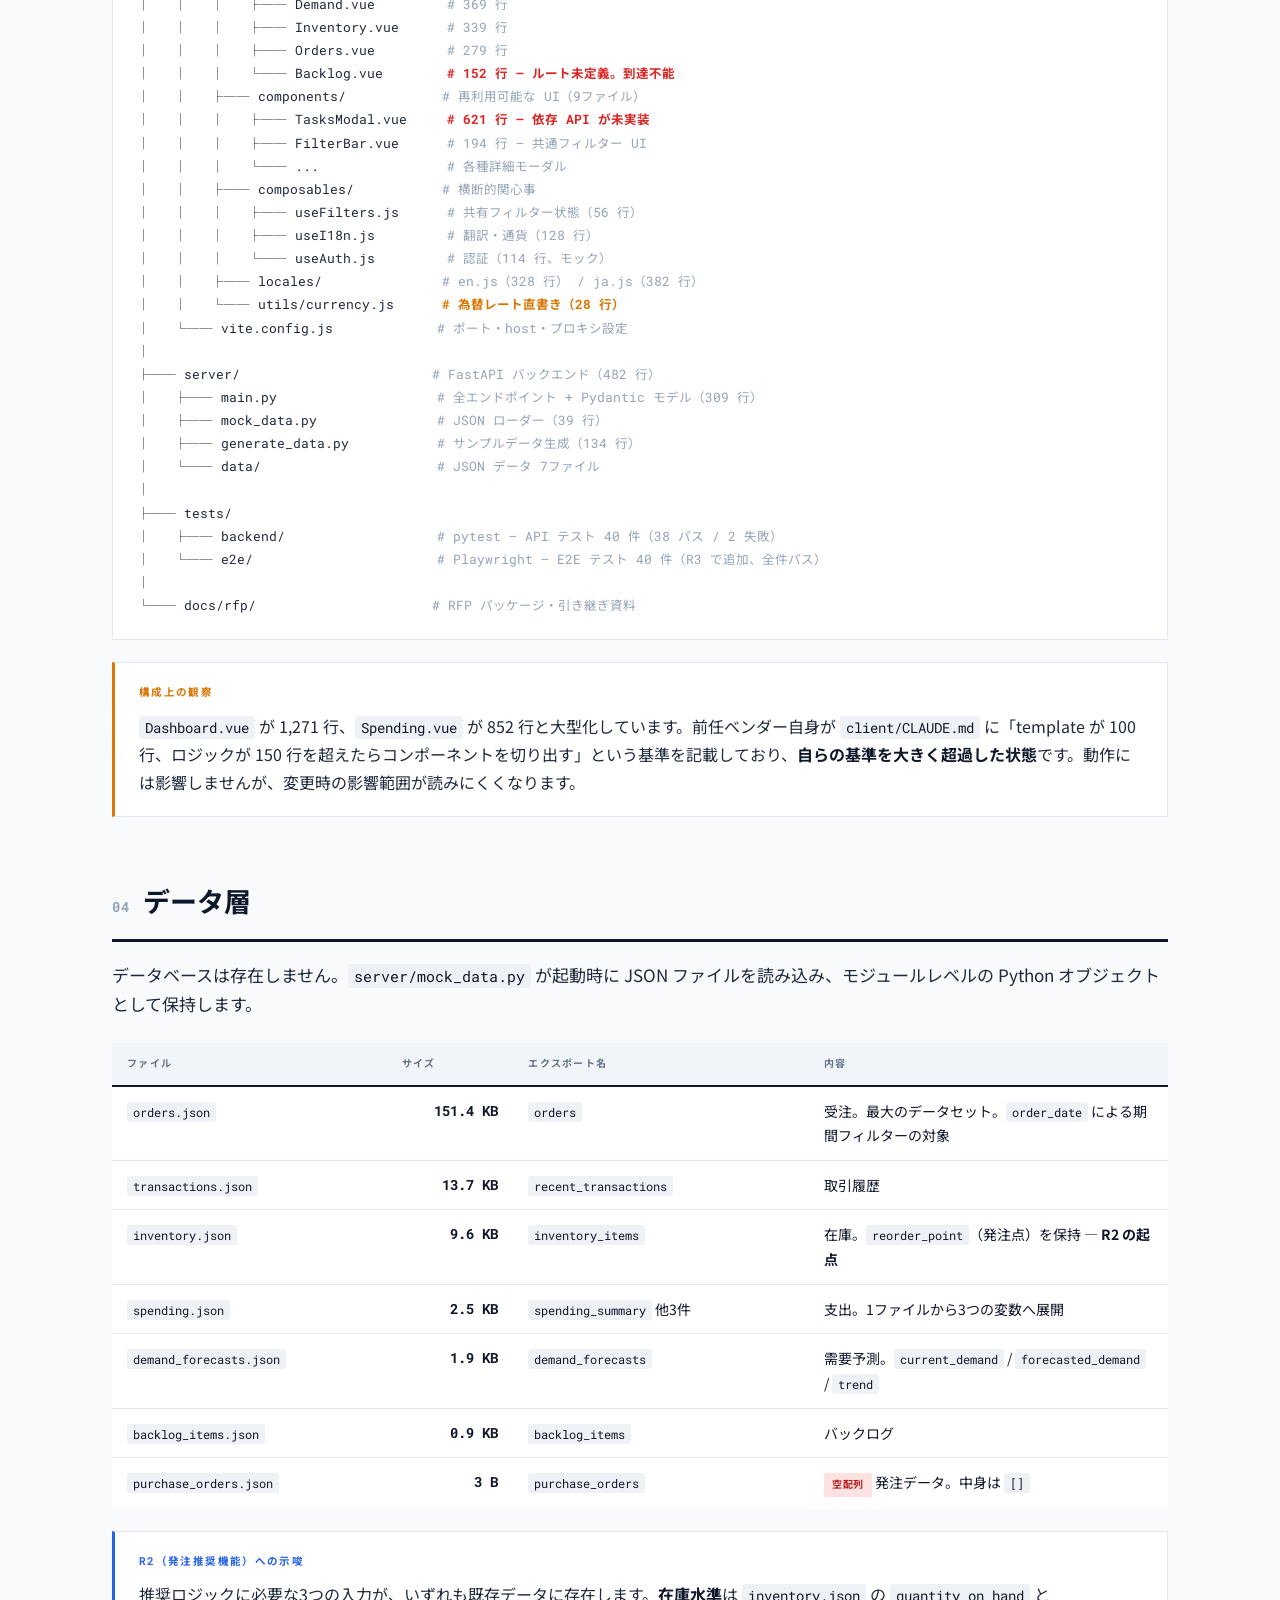
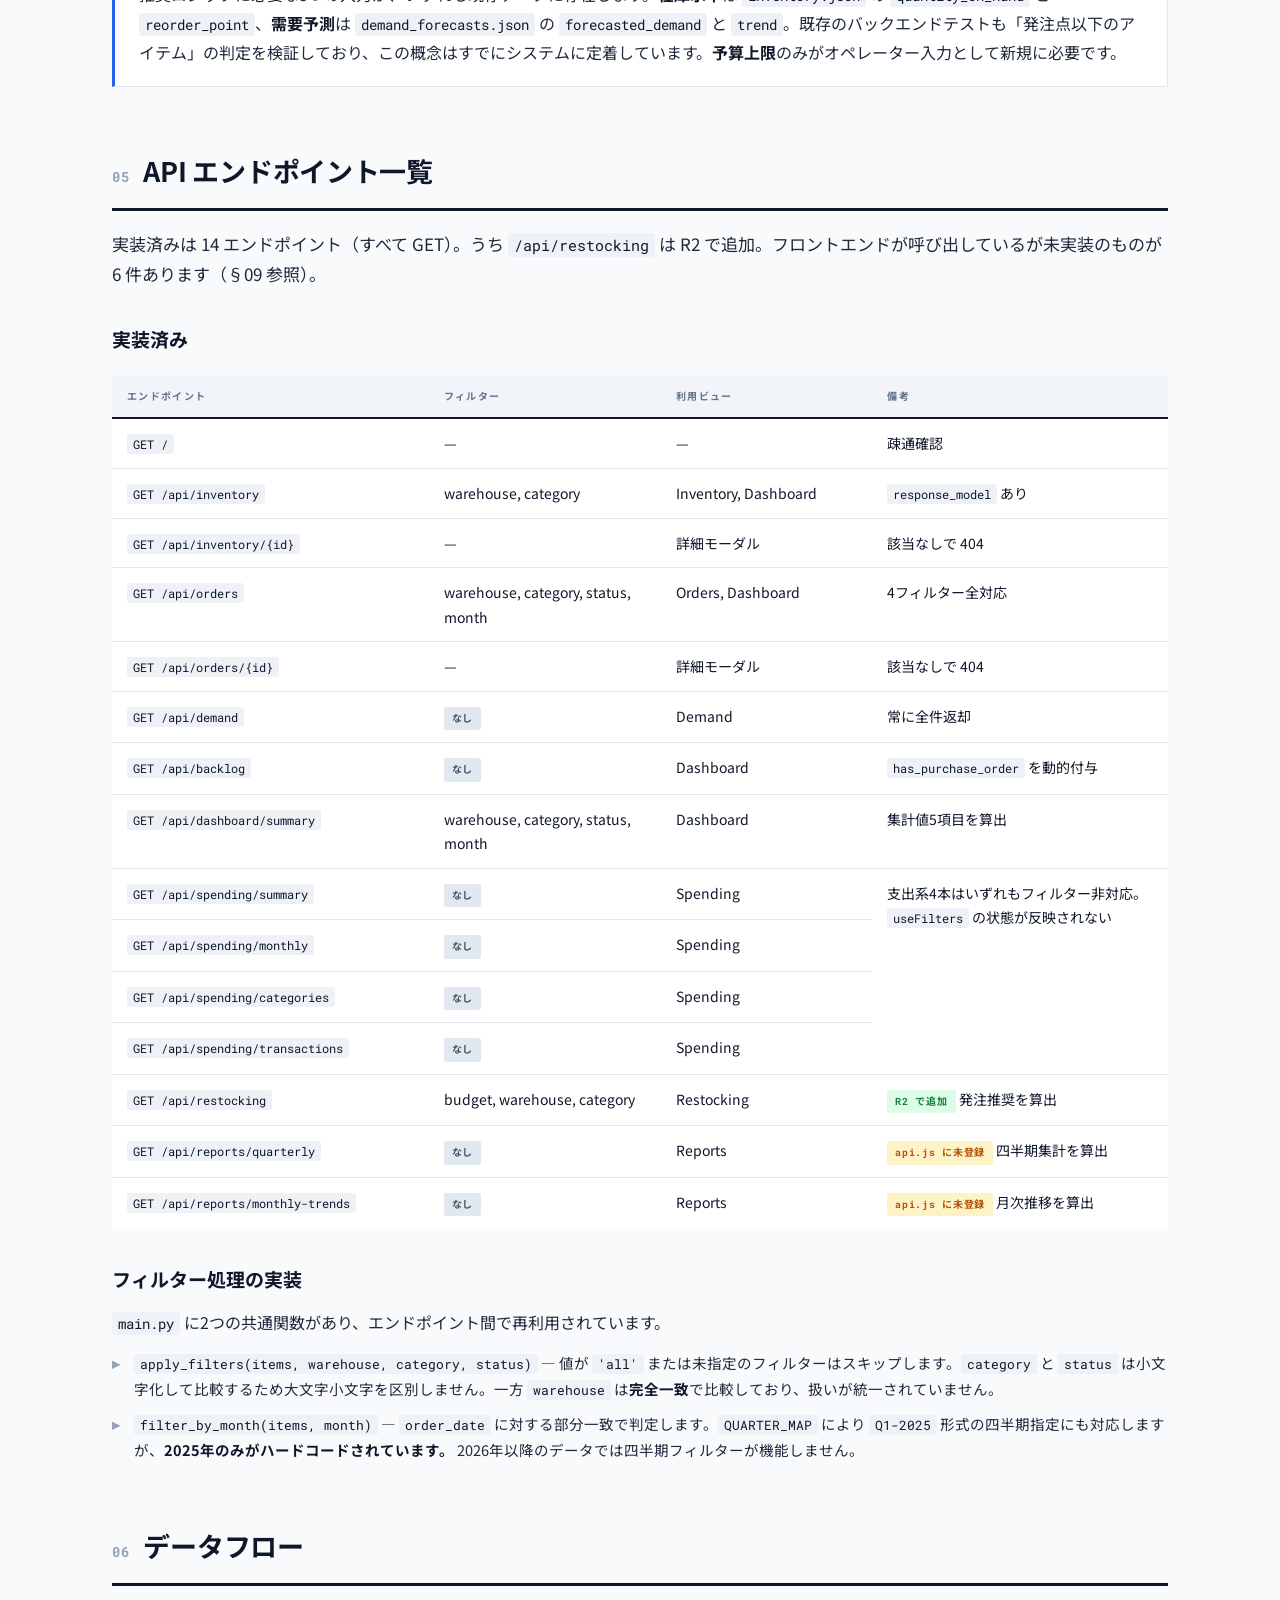
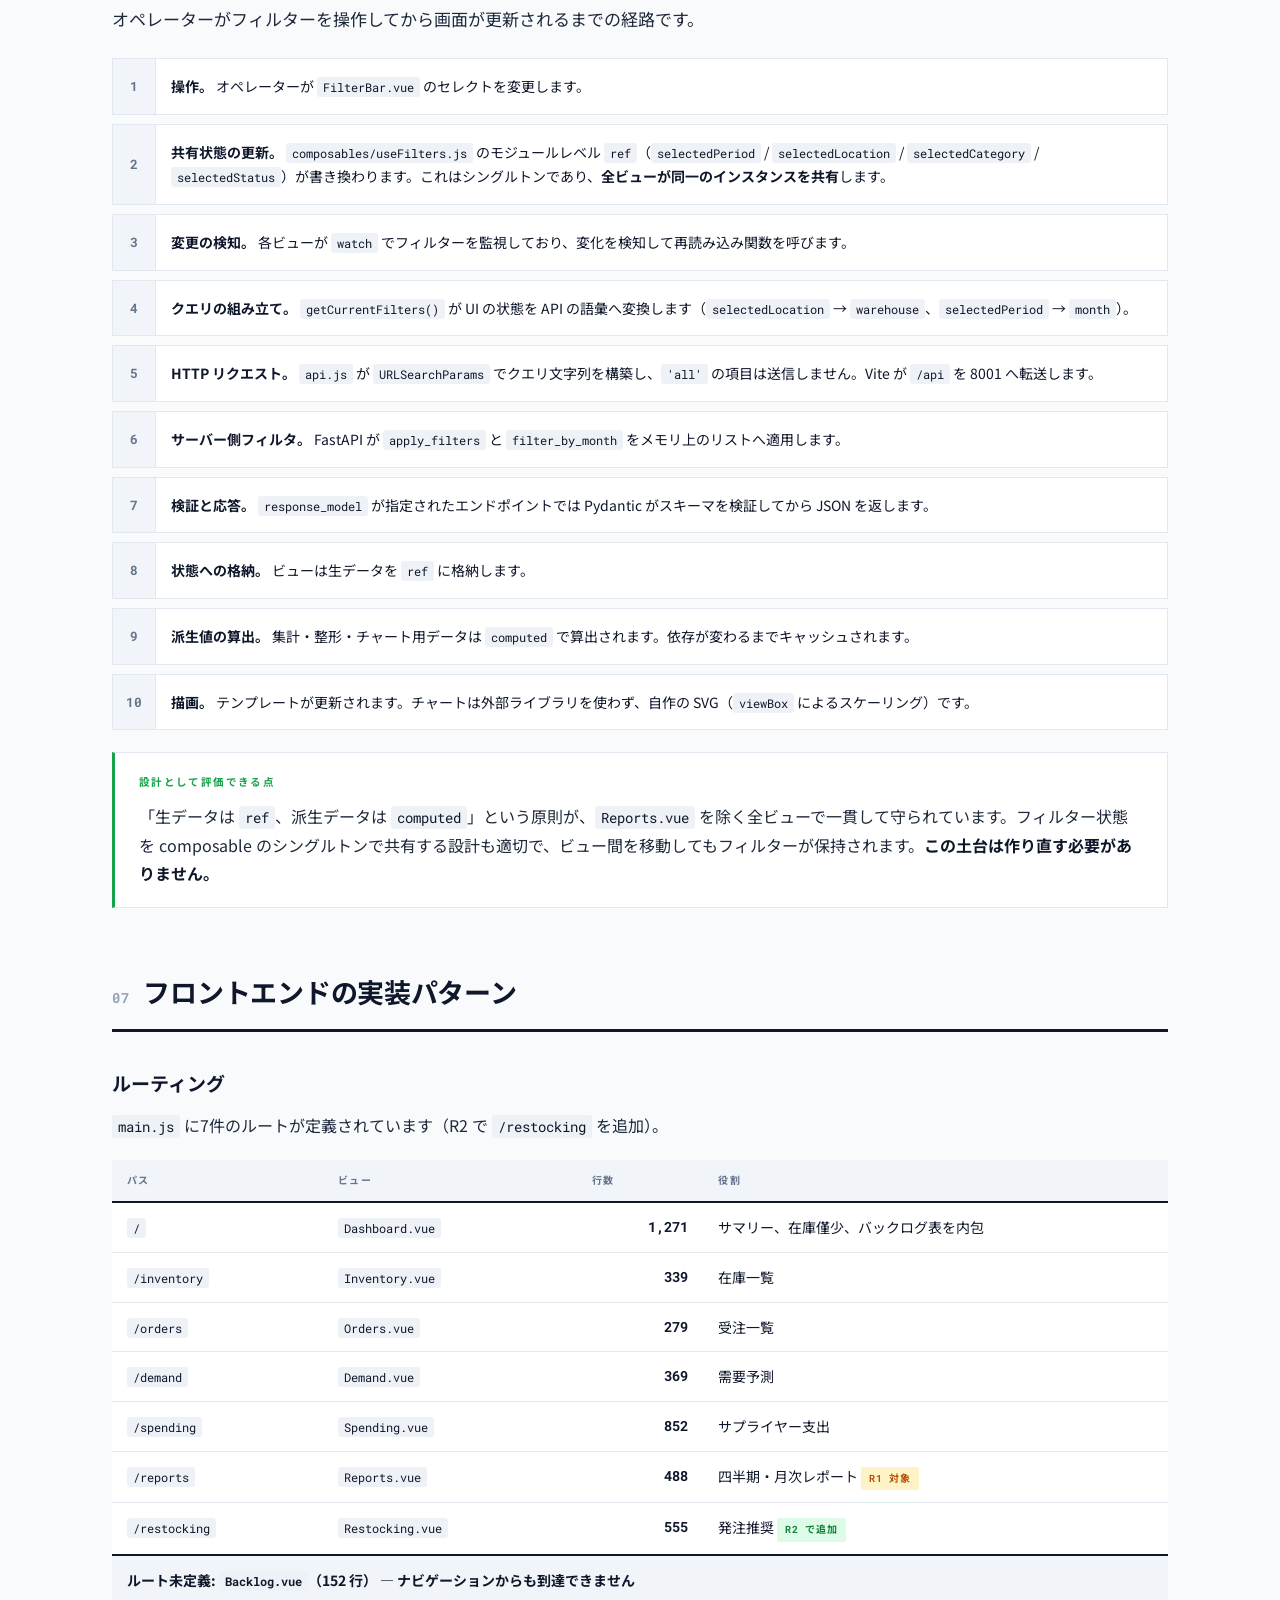
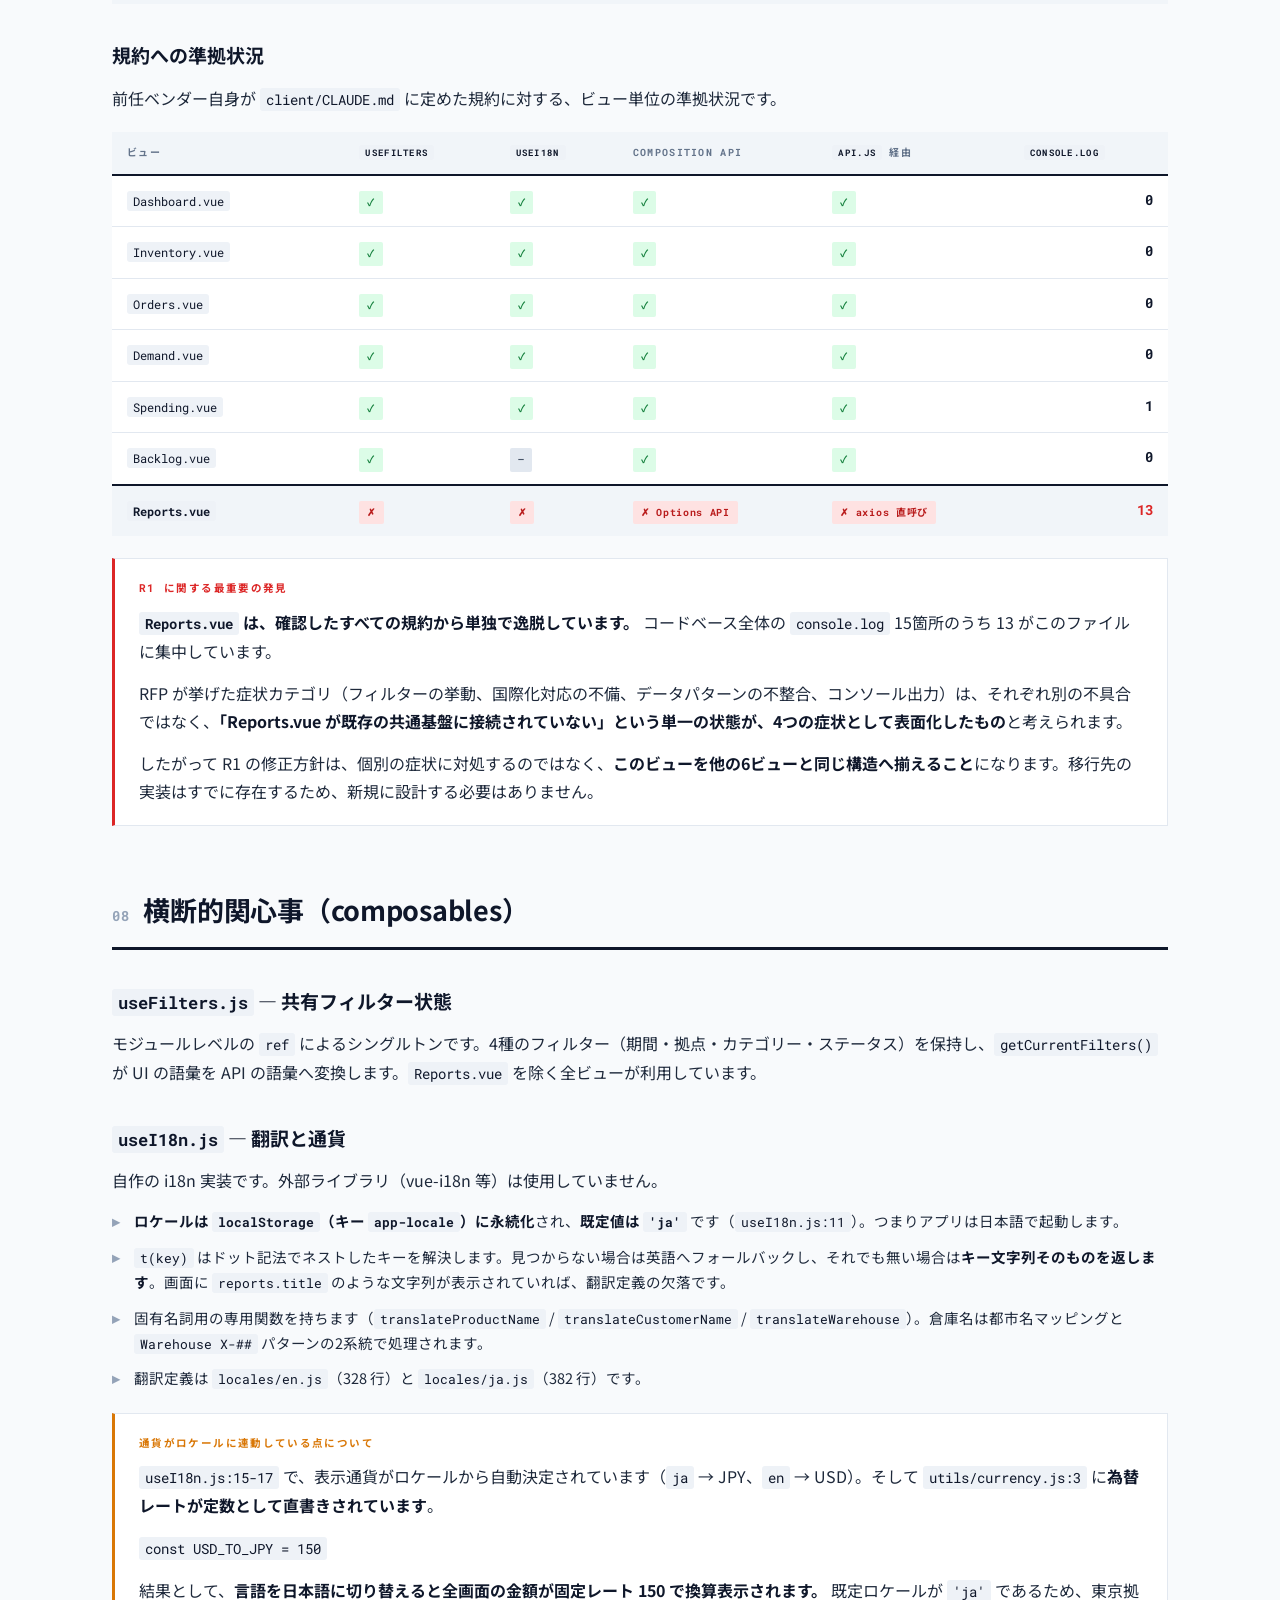
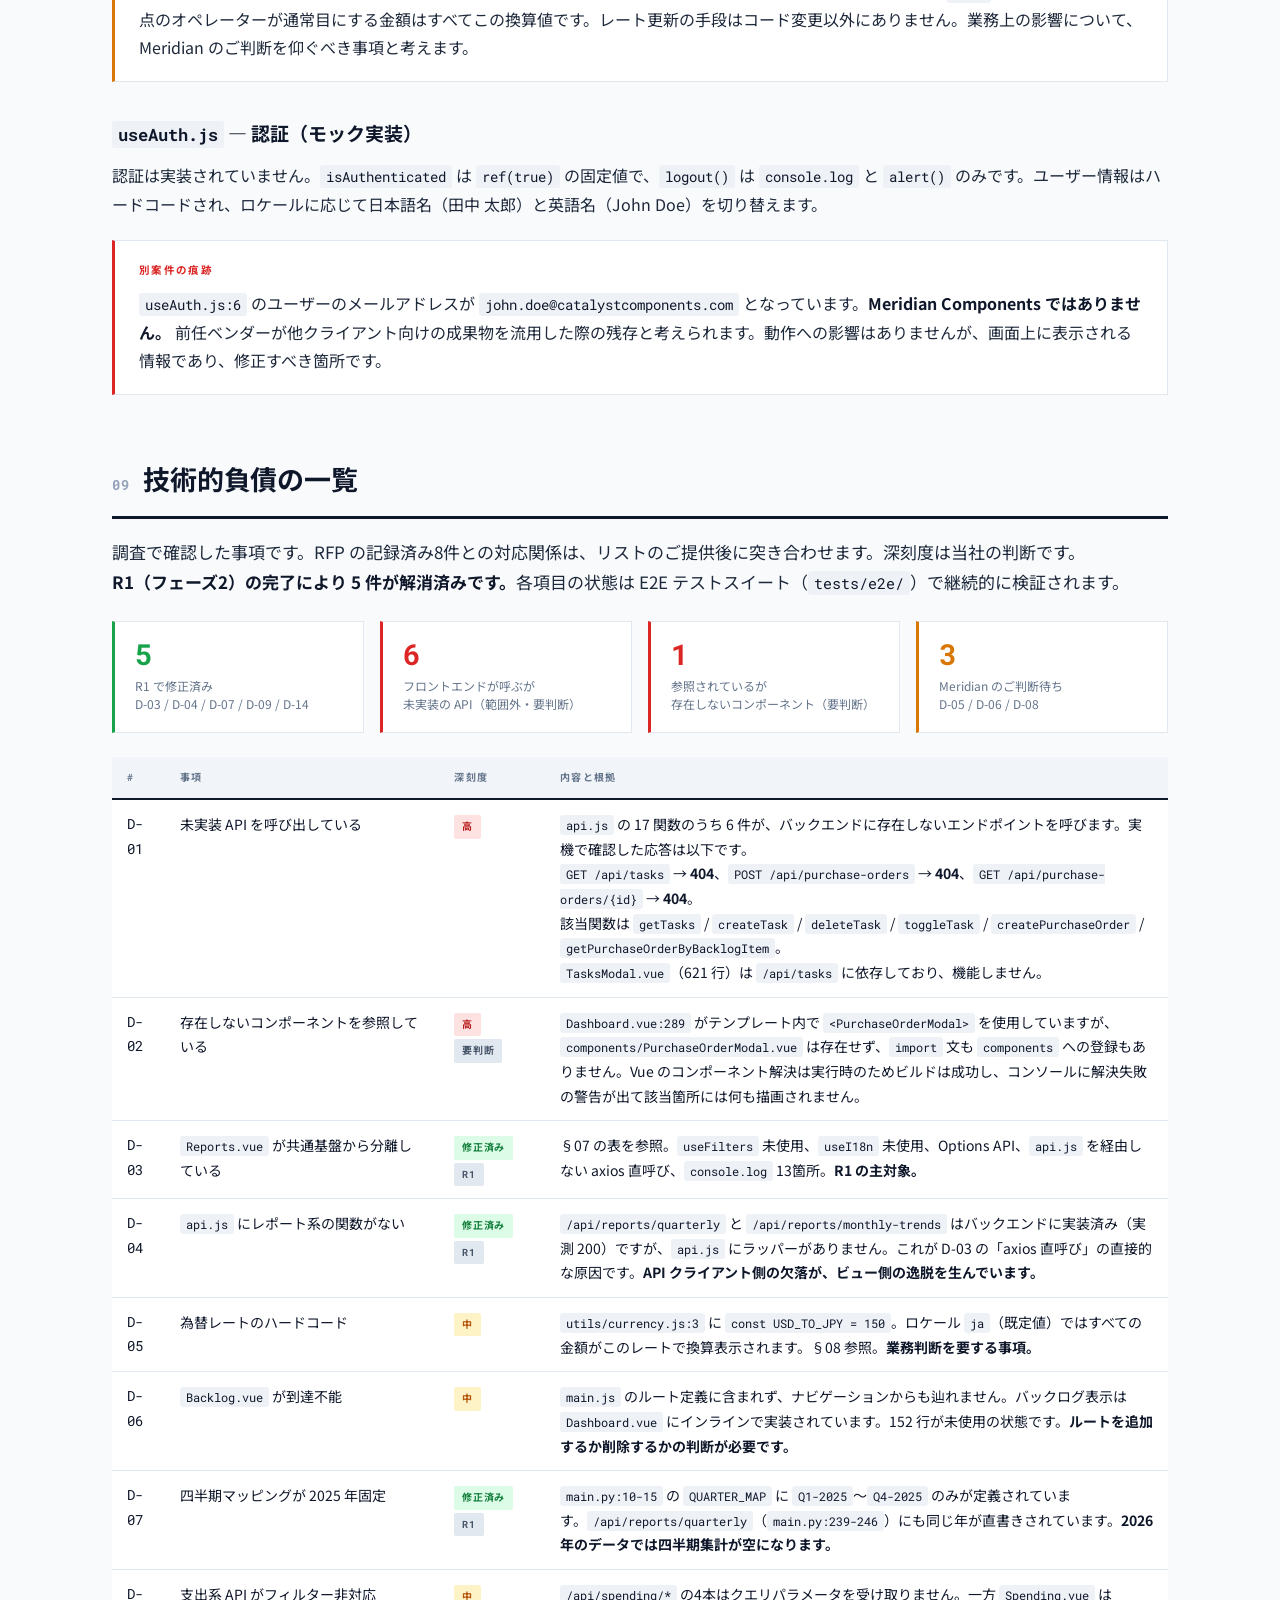
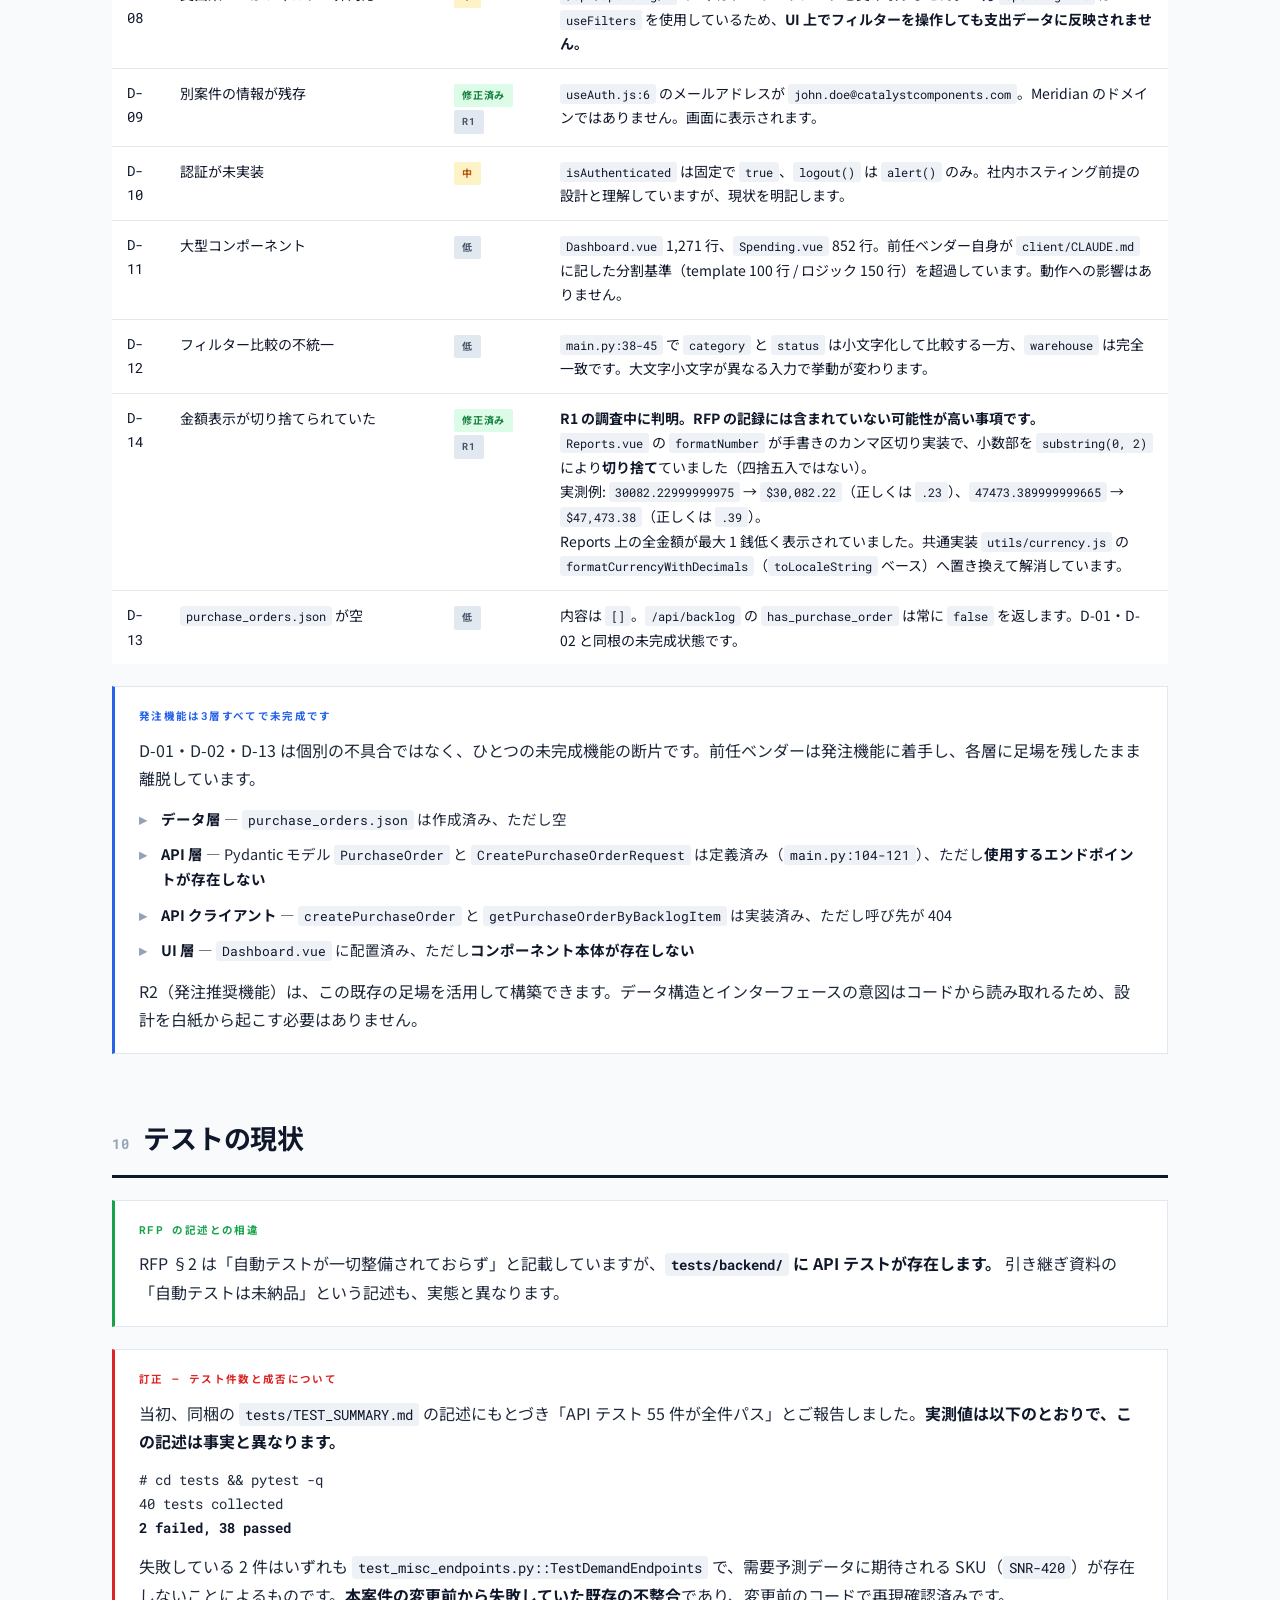
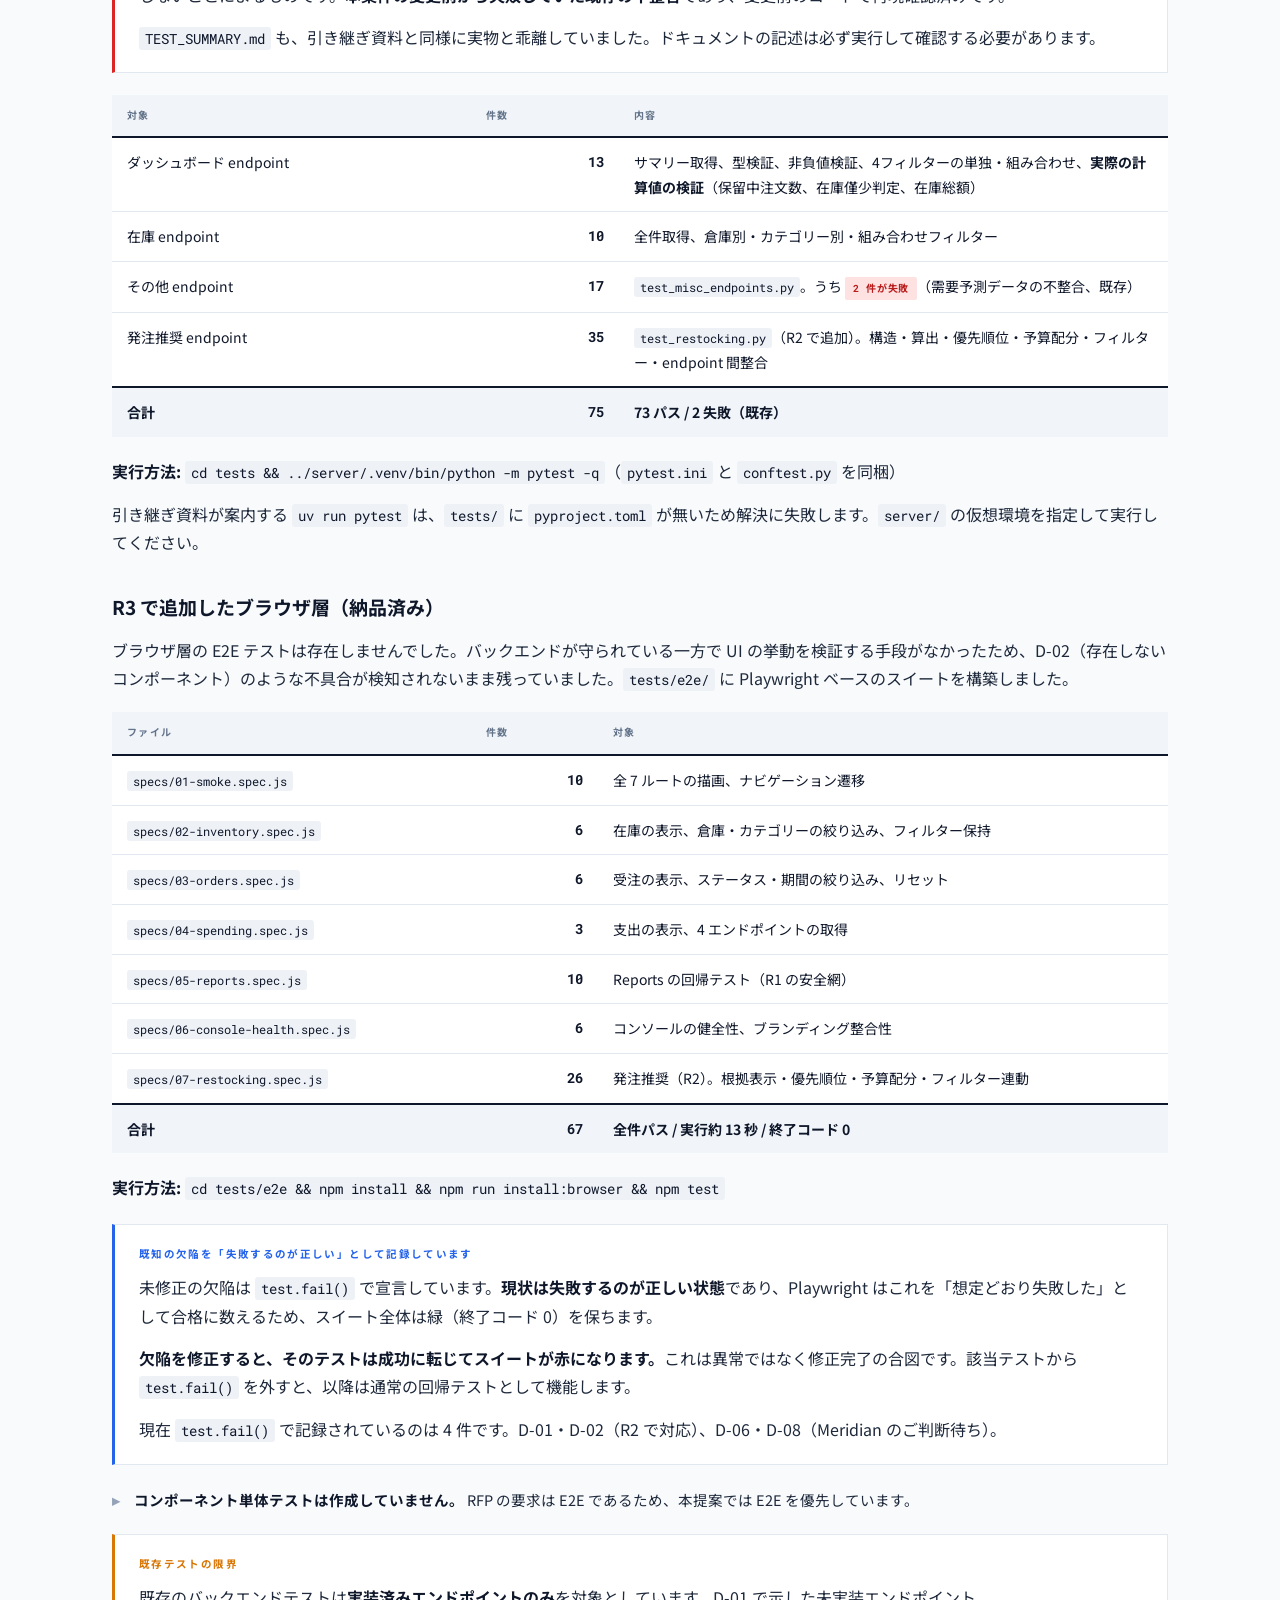
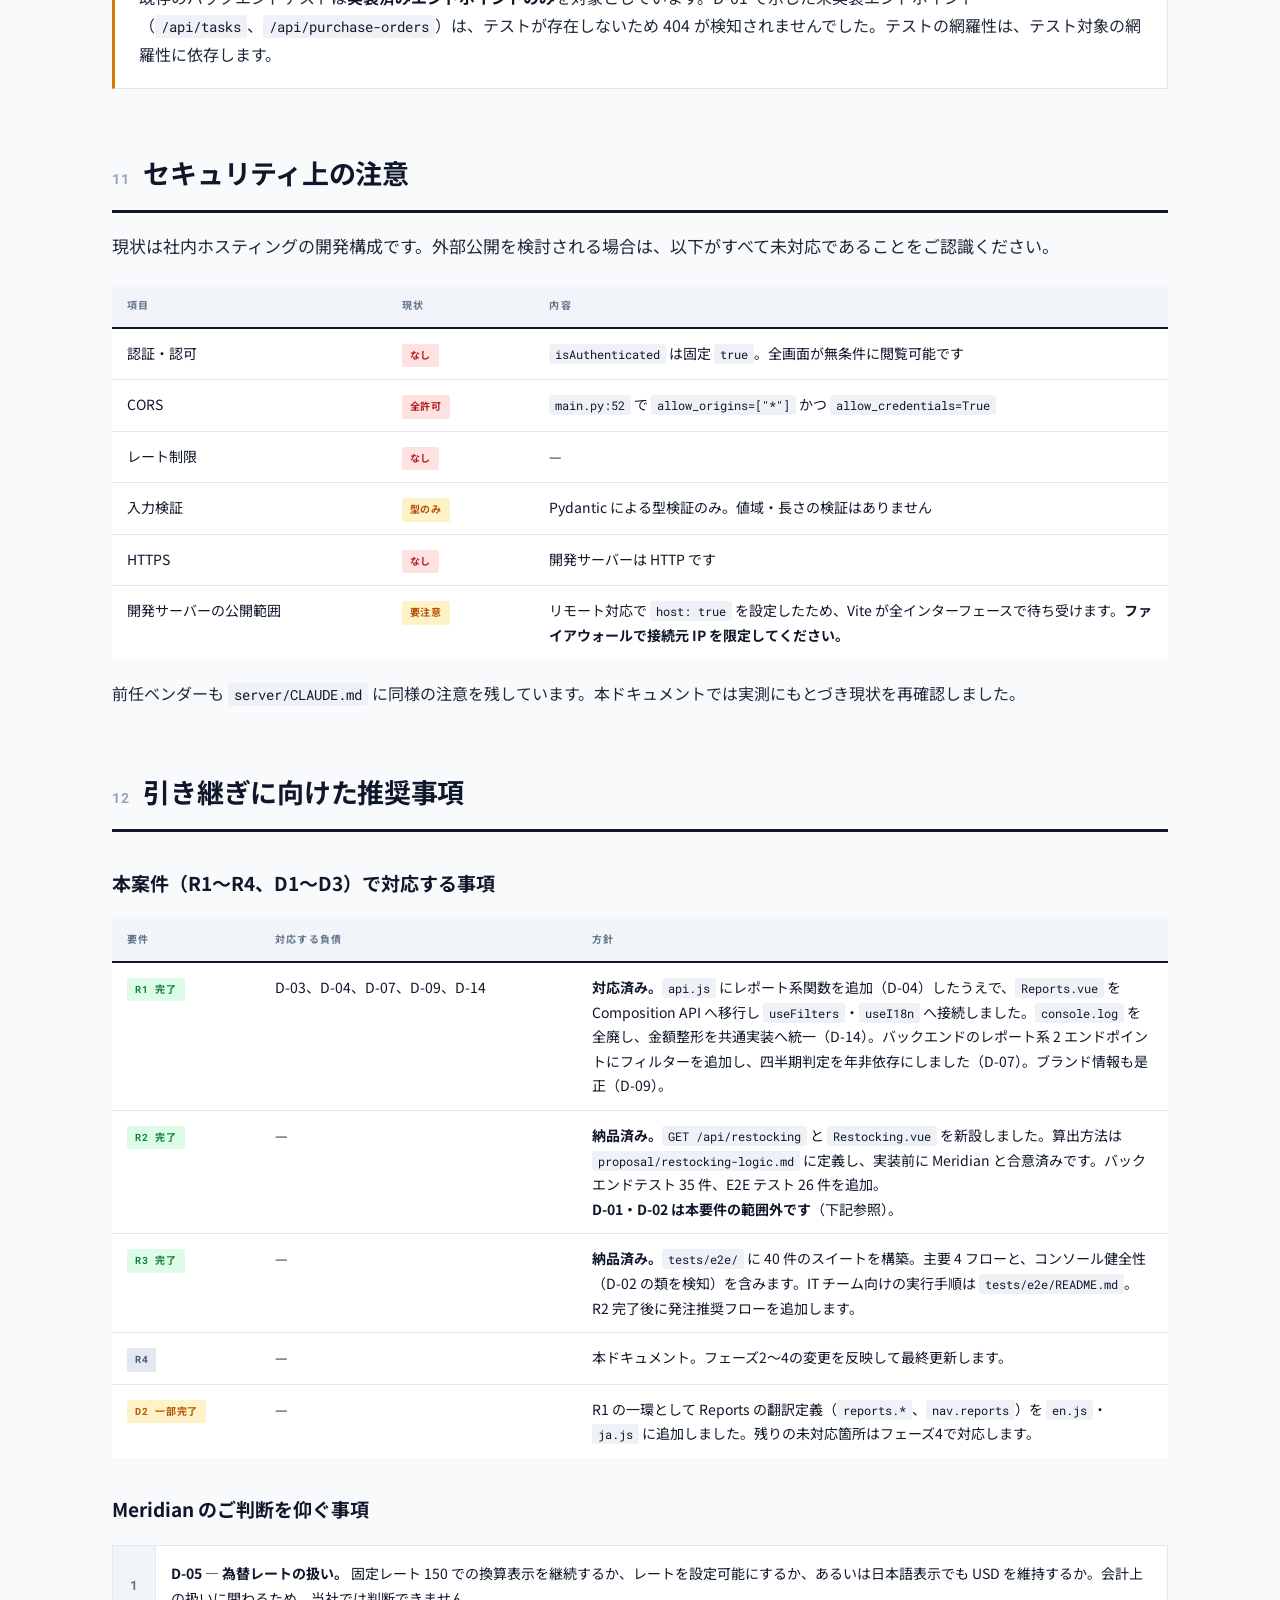
<file: instruction/02-architecture.html>
<!DOCTYPE html>
<html lang="ja">
<head>
<meta charset="UTF-8">
<meta name="viewport" content="width=device-width, initial-scale=1.0">
<title>アーキテクチャドキュメント — Meridian Components 在庫管理ダッシュボード</title>
<link rel="preconnect" href="https://fonts.googleapis.com">
<link rel="preconnect" href="https://fonts.gstatic.com" crossorigin>
<link href="https://fonts.googleapis.com/css2?family=Noto+Sans+JP:wght@400;500;700;900&family=Roboto+Mono:wght@400;500;700&display=swap" rel="stylesheet">
<style>
:root{
  --ink:#0f172a; --ink-2:#1e293b; --muted:#64748b; --muted-2:#94a3b8;
  --line:#e2e8f0; --bg:#f8fafc; --white:#fff;
  --green:#16a34a; --blue:#2563eb; --amber:#d97706; --red:#dc2626;
  --sans:"Noto Sans JP","Hiragino Kaku Gothic ProN","Yu Gothic",Meiryo,sans-serif;
  --mono:"Roboto Mono","SF Mono",Consolas,"Noto Sans JP","Hiragino Kaku Gothic ProN",monospace;
}
*{margin:0;padding:0;box-sizing:border-box}
body{font-family:var(--sans);background:var(--bg);color:var(--ink);line-height:1.75;-webkit-font-smoothing:antialiased}
.wrap{max-width:1120px;margin:0 auto;padding:0 32px 100px}

/* header */
header{background:var(--ink);color:#e2e8f0;padding:52px 0 44px;margin-bottom:52px;
  background-image:linear-gradient(rgba(148,163,184,.1) 1px,transparent 1px),linear-gradient(90deg,rgba(148,163,184,.1) 1px,transparent 1px);
  background-size:40px 40px}
header .wrap{padding-bottom:0}
.kicker{font-family:var(--mono);font-size:11.5px;font-weight:700;letter-spacing:.18em;color:var(--muted-2);text-transform:uppercase;margin-bottom:16px;display:flex;align-items:center;gap:12px}
.kicker .bar{width:30px;height:2px;background:currentColor}
header h1{font-size:40px;font-weight:900;letter-spacing:-.02em;line-height:1.25;color:#f1f5f9}
header p.sub{font-size:16.5px;color:#cbd5e1;margin-top:14px;max-width:760px}
.hmeta{display:flex;flex-wrap:wrap;gap:36px;margin-top:32px;padding-top:24px;border-top:1px solid rgba(148,163,184,.28)}
.hmeta div .k{font-family:var(--mono);font-size:10px;letter-spacing:.16em;color:var(--muted);text-transform:uppercase;margin-bottom:5px}
.hmeta div .v{font-size:14.5px;font-weight:500;color:#e2e8f0}

/* sections */
section{margin-bottom:60px;scroll-margin-top:20px}
h2{font-size:27px;font-weight:700;letter-spacing:-.01em;margin-bottom:8px;padding-bottom:14px;border-bottom:3px solid var(--ink);display:flex;align-items:baseline;gap:14px}
h2 .num{font-family:var(--mono);font-size:14px;font-weight:700;color:var(--muted-2);letter-spacing:.05em}
h3{font-size:19px;font-weight:700;margin:34px 0 12px}
h4{font-size:15.5px;font-weight:700;margin:22px 0 8px;color:var(--ink-2)}
p{margin-bottom:14px;color:var(--ink-2)}
.lead{font-size:17px;color:var(--ink-2);margin:18px 0 24px}
code{font-family:var(--mono);font-size:.885em;background:#eef2f7;padding:2px 6px;border-radius:3px;color:var(--ink)}
strong{font-weight:700;color:var(--ink)}
a{color:var(--blue)}

/* toc */
nav.toc{background:var(--white);border:1px solid var(--line);border-left:3px solid var(--ink);padding:24px 28px;margin-bottom:56px}
nav.toc .t{font-family:var(--mono);font-size:10.5px;font-weight:700;letter-spacing:.14em;color:var(--muted);text-transform:uppercase;margin-bottom:14px}
nav.toc ol{list-style:none;counter-reset:toc;columns:2;column-gap:44px}
nav.toc li{counter-increment:toc;margin-bottom:9px;font-size:14.5px;break-inside:avoid}
nav.toc li::before{content:counter(toc,decimal-leading-zero);font-family:var(--mono);font-size:11px;font-weight:700;color:var(--muted-2);margin-right:11px}
nav.toc a{text-decoration:none;color:var(--ink-2)}
nav.toc a:hover{color:var(--blue);text-decoration:underline}

/* diagram */
.diagram{background:var(--white);border:1px solid var(--line);padding:36px 32px;margin:26px 0;overflow-x:auto}
.tiers{display:flex;align-items:stretch;gap:0;min-width:860px}
.tier{flex:1;background:var(--bg);border:1px solid var(--line);border-top:3px solid var(--blue);padding:20px}
.tier.t2{border-top-color:var(--green)}
.tier.t3{border-top-color:var(--amber)}
.tier.t4{border-top-color:var(--muted)}
.tier .lb{font-family:var(--mono);font-size:10px;font-weight:700;letter-spacing:.13em;color:var(--muted);text-transform:uppercase;margin-bottom:9px}
.tier .nm{font-size:16px;font-weight:700;margin-bottom:4px}
.tier .pt{font-family:var(--mono);font-size:11.5px;color:var(--blue);font-weight:700;margin-bottom:12px}
.tier ul{list-style:none;font-size:12.5px;line-height:1.85;color:var(--muted)}
.tier ul li::before{content:"·";margin-right:7px;color:var(--muted-2)}
.flow{width:52px;display:flex;flex-direction:column;align-items:center;justify-content:center;flex:none;gap:4px}
.flow .ar{font-size:19px;color:var(--muted-2);line-height:1}
.flow .lbl{font-family:var(--mono);font-size:8.5px;color:var(--muted-2);text-align:center;letter-spacing:.04em;writing-mode:vertical-rl;text-orientation:mixed;max-height:70px}

/* tables */
table{width:100%;border-collapse:collapse;background:var(--white);margin:20px 0;font-size:14px}
th,td{text-align:left;padding:12px 15px;border-bottom:1px solid var(--line);vertical-align:top}
th{font-family:var(--mono);font-size:10px;font-weight:700;letter-spacing:.13em;text-transform:uppercase;color:var(--muted);background:#f1f5f9;border-bottom:2px solid var(--ink);white-space:nowrap}
td.mono,td code{font-family:var(--mono)}
td.num{font-family:var(--mono);text-align:right;white-space:nowrap;font-weight:700}
tbody tr:last-child td{border-bottom:none}
tr.tot td{background:#f1f5f9;font-weight:700;border-top:2px solid var(--ink)}

/* chips */
.chip{display:inline-block;font-family:var(--mono);font-size:10px;font-weight:700;letter-spacing:.07em;padding:3px 8px;border-radius:2px;white-space:nowrap}
.chip.g{background:#dcfce7;color:#15803d}
.chip.b{background:#dbeafe;color:#1d4ed8}
.chip.a{background:#fef3c7;color:#b45309}
.chip.r{background:#fee2e2;color:#b91c1c}
.chip.n{background:#e2e8f0;color:#475569}

/* callouts */
.box{background:var(--white);border:1px solid var(--line);border-left:3px solid var(--muted);padding:20px 24px;margin:22px 0}
.box .h{font-family:var(--mono);font-size:10.5px;font-weight:700;letter-spacing:.13em;text-transform:uppercase;color:var(--muted);margin-bottom:10px}
.box p:last-child{margin-bottom:0}
.box.b{border-left-color:var(--blue)} .box.b .h{color:var(--blue)}
.box.g{border-left-color:var(--green)} .box.g .h{color:var(--green)}
.box.a{border-left-color:var(--amber)} .box.a .h{color:var(--amber)}
.box.r{border-left-color:var(--red)} .box.r .h{color:var(--red)}

/* stats */
.stats{display:grid;grid-template-columns:repeat(auto-fit,minmax(180px,1fr));gap:16px;margin:24px 0}
.stat{background:var(--white);border:1px solid var(--line);border-left:3px solid var(--ink);padding:18px 20px}
.stat .v{font-family:var(--mono);font-size:29px;font-weight:700;line-height:1;letter-spacing:-.02em}
.stat .k{font-size:12px;color:var(--muted);margin-top:8px;line-height:1.55}
.stat.g{border-left-color:var(--green)} .stat.g .v{color:var(--green)}
.stat.b{border-left-color:var(--blue)}  .stat.b .v{color:var(--blue)}
.stat.a{border-left-color:var(--amber)} .stat.a .v{color:var(--amber)}
.stat.r{border-left-color:var(--red)}   .stat.r .v{color:var(--red)}

/* tree */
pre.tree{background:var(--white);border:1px solid var(--line);padding:22px 24px;font-family:var(--mono);font-size:12.5px;line-height:1.85;overflow-x:auto;color:var(--ink-2);margin:20px 0}
pre.tree .c{color:var(--muted-2)}
pre.tree .w{color:var(--red);font-weight:700}
pre.tree .o{color:var(--amber);font-weight:700}

/* seq */
.seq{counter-reset:sq;list-style:none;margin:20px 0}
.seq li{counter-increment:sq;background:var(--white);border:1px solid var(--line);padding:15px 18px 15px 58px;position:relative;margin-bottom:9px;font-size:14px}
.seq li::before{content:counter(sq);position:absolute;left:0;top:0;bottom:0;width:42px;display:flex;align-items:center;justify-content:center;background:#f1f5f9;border-right:1px solid var(--line);font-family:var(--mono);font-size:13px;font-weight:700;color:var(--muted)}

ul.plain{list-style:none;margin:14px 0}
ul.plain li{padding-left:22px;position:relative;margin-bottom:10px;font-size:14.5px;color:var(--ink-2)}
ul.plain li::before{content:"▸";position:absolute;left:0;color:var(--muted-2);font-weight:700}

footer{border-top:1px solid var(--line);margin-top:70px;padding-top:26px;font-family:var(--mono);font-size:11.5px;color:var(--muted-2);line-height:2}

@media print{body{background:#fff}header{background:var(--ink)!important;-webkit-print-color-adjust:exact;print-color-adjust:exact}section{page-break-inside:avoid}nav.toc{display:none}}
@media (max-width:800px){nav.toc ol{columns:1}.wrap{padding:0 20px 60px}header h1{font-size:30px}}
</style>
</head>
<body>

<header>
  <div class="wrap">
    <div class="kicker"><span class="bar"></span>R4 — ARCHITECTURE DOCUMENTATION</div>
    <h1>在庫管理ダッシュボード<br>アーキテクチャドキュメント</h1>
    <p class="sub">Meridian Components, Inc. / RFP MC-2026-0417 要件 R4 に基づく現状アーキテクチャの概要。前任ベンダー納品物（2024年）に対する調査結果を含む。</p>
    <div class="hmeta">
      <div><div class="k">Client</div><div class="v">Meridian Components, Inc.</div></div>
      <div><div class="k">Requirement</div><div class="v">R4 — アーキテクチャドキュメント</div></div>
      <div><div class="k">Phase</div><div class="v">フェーズ1 / 週1–3</div></div>
      <div><div class="k">Method</div><div class="v">ソースコード精査 + 実機検証</div></div>
      <div><div class="k">Codebase</div><div class="v">約 8,990 行（client 8,511 / server 482）</div></div>
    </div>
  </div>
</header>

<div class="wrap">

<nav class="toc">
  <div class="t">目次</div>
  <ol>
    <li><a href="#s1">システム全体構成</a></li>
    <li><a href="#s2">技術スタックと起動手順</a></li>
    <li><a href="#s3">ディレクトリ構成</a></li>
    <li><a href="#s4">データ層</a></li>
    <li><a href="#s5">API エンドポイント一覧</a></li>
    <li><a href="#s6">データフロー</a></li>
    <li><a href="#s7">フロントエンドの実装パターン</a></li>
    <li><a href="#s8">横断的関心事（composables）</a></li>
    <li><a href="#s9">技術的負債の一覧</a></li>
    <li><a href="#s10">テストの現状</a></li>
    <li><a href="#s11">セキュリティ上の注意</a></li>
    <li><a href="#s12">引き継ぎに向けた推奨事項</a></li>
  </ol>
</nav>

<!-- 1 -->
<section id="s1">
  <h2><span class="num">01</span>システム全体構成</h2>
  <p class="lead">4層構成のシングルページアプリケーションです。データベースは使用しておらず、JSON ファイルを起動時にメモリへ読み込む方式で動作しています。</p>

  <div class="diagram">
    <div class="tiers">
      <div class="tier">
        <div class="lb">TIER 1 — CLIENT</div>
        <div class="nm">ブラウザ</div>
        <div class="pt">Vue 3 SPA</div>
        <ul>
          <li>vue-router（履歴モード）</li>
          <li>Composition API</li>
          <li>自作 SVG チャート</li>
          <li>CSS Grid レイアウト</li>
        </ul>
      </div>
      <div class="flow"><span class="ar">→</span><span class="lbl">HTTP / axios</span></div>
      <div class="tier t2">
        <div class="lb">TIER 2 — DEV SERVER</div>
        <div class="nm">Vite</div>
        <div class="pt">:3000</div>
        <ul>
          <li>HMR による開発配信</li>
          <li><code>/api</code> をプロキシ転送</li>
          <li><code>host: true</code>（外部公開）</li>
          <li>本番は <code>npm run build</code></li>
        </ul>
      </div>
      <div class="flow"><span class="ar">→</span><span class="lbl">proxy /api</span></div>
      <div class="tier t3">
        <div class="lb">TIER 3 — API</div>
        <div class="nm">FastAPI</div>
        <div class="pt">:8001</div>
        <ul>
          <li>Pydantic による応答検証</li>
          <li>インメモリでフィルタ</li>
          <li>CORS 全許可</li>
          <li>uvicorn で起動</li>
        </ul>
      </div>
      <div class="flow"><span class="ar">→</span><span class="lbl">読み込みのみ</span></div>
      <div class="tier t4">
        <div class="lb">TIER 4 — DATA</div>
        <div class="nm">JSON ファイル</div>
        <div class="pt">server/data/</div>
        <ul>
          <li>7ファイル / 約 180 KB</li>
          <li>起動時に全件ロード</li>
          <li>DB・ORM なし</li>
          <li>書き込みは永続化されない</li>
        </ul>
      </div>
    </div>
  </div>

  <div class="box b">
    <div class="h">構成上の重要な性質</div>
    <p><strong>データは読み取り専用として扱われています。</strong> <code>mock_data.py</code> が起動時に JSON を読み込み、以降はモジュールレベルの Python リストとしてメモリに保持されます。書き込み系のエンドポイントは実装されていないため、アプリケーションから加えた変更は一切永続化されません。サーバーを再起動すると JSON ファイルの内容に戻ります。</p>
  </div>

  <div class="box a">
    <div class="h">リモート環境での構成（2026年8月時点の変更）</div>
    <p>参加者がリモート VM 上で稼働させ手元のブラウザから接続する構成に対応するため、<code>client/vite.config.js</code> に <code>host: true</code> と <code>/api</code> → <code>localhost:8001</code> のプロキシを設定しています。この結果、<strong>外部に公開が必要なポートは 3000 のみ</strong>です。8001 は Vite 経由となるため公開不要です。あわせて <code>api.js</code> および <code>Reports.vue</code> の絶対 URL を相対パスへ変更しました。</p>
  </div>
</section>

<!-- 2 -->
<section id="s2">
  <h2><span class="num">02</span>技術スタックと起動手順</h2>

  <table>
    <thead><tr><th style="width:20%">層</th><th style="width:30%">技術</th><th>備考</th></tr></thead>
    <tbody>
      <tr><td>フロントエンド</td><td class="mono">Vue 3 + Composition API</td><td>ビルドツールは Vite 5.4。ルーティングは vue-router（<code>createWebHistory</code>）</td></tr>
      <tr><td>HTTP クライアント</td><td class="mono">axios</td><td><code>client/src/api.js</code> に集約する設計（一部例外あり — §09 参照）</td></tr>
      <tr><td>バックエンド</td><td class="mono">Python FastAPI</td><td>応答スキーマは Pydantic。ASGI サーバーは uvicorn</td></tr>
      <tr><td>データ</td><td class="mono">JSON ファイル</td><td>DB なし。<code>server/data/</code> 配下7ファイル</td></tr>
      <tr><td>パッケージ管理</td><td class="mono">uv / npm</td><td>Python 側は <code>uv</code>、Node 側は <code>npm</code></td></tr>
      <tr><td>テスト</td><td class="mono">pytest</td><td>バックエンド API のみ。§10 参照</td></tr>
    </tbody>
  </table>

  <h3>起動手順</h3>
  <ol class="seq">
    <li><strong>前提ツールの確認。</strong> <code>python3 -V; uv --version; node -v; npm -v</code> を実行し、Python 3.11 以降 / uv 0.4 以降 / Node 18 以降 / npm 9 以降が揃っていることを確認します。</li>
    <li><strong>バックエンド起動。</strong> <code>cd server && uv run python main.py</code> — 初回は <code>.venv</code> を自動作成し依存を解決します。<code>http://localhost:8001/docs</code> で API ドキュメントを確認できます。</li>
    <li><strong>フロントエンド起動。</strong> <code>cd client && npm install && npm run dev</code> — <code>http://localhost:3000</code> で起動します。</li>
    <li><strong>まとめて起動。</strong> <code>./scripts/start.sh</code> でも両方を立ち上げられます。</li>
  </ol>

  <div class="box r">
    <div class="h">引き継ぎ資料との相違</div>
    <p>前任ベンダーの引き継ぎ資料（<code>docs/rfp/vendor-handoff.md</code>）は起動コマンドのみを記載しており、<strong><code>uv</code> と <code>node</code>/<code>npm</code> が事前に導入されている必要があるという前提が明記されていません。</strong> 実際の検証環境ではいずれも未インストールであり、起動に失敗しました。導入手順（いずれも <code>sudo</code> 不要）はプロジェクトルートの <code>CLAUDE.md</code> に追記済みです。</p>
  </div>
</section>

<!-- 3 -->
<section id="s3">
  <h2><span class="num">03</span>ディレクトリ構成</h2>

<pre class="tree">meridian-workshop-jp/
├── client/                        <span class="c"># Vue 3 フロントエンド（8,511 行）</span>
│   ├── src/
│   │   ├── main.js                <span class="c"># エントリポイント / ルート定義（6件）</span>
│   │   ├── App.vue                <span class="c"># レイアウト・ナビゲーション（486 行）</span>
│   │   ├── api.js                 <span class="c"># API クライアント（17 関数、うち6件は未実装先）</span>
│   │   ├── views/                 <span class="c"># ページ単位のコンポーネント</span>
│   │   │   ├── Dashboard.vue      <span class="c"># 1,271 行 — 最大のファイル</span>
│   │   │   ├── Spending.vue       <span class="c"># 852 行</span>
│   │   │   ├── Reports.vue        <span class="o"># 488 行 — R1 の対象。規約から逸脱</span>
│   │   │   ├── Demand.vue         <span class="c"># 369 行</span>
│   │   │   ├── Inventory.vue      <span class="c"># 339 行</span>
│   │   │   ├── Orders.vue         <span class="c"># 279 行</span>
│   │   │   └── Backlog.vue        <span class="w"># 152 行 — ルート未定義。到達不能</span>
│   │   ├── components/            <span class="c"># 再利用可能な UI（9ファイル）</span>
│   │   │   ├── TasksModal.vue     <span class="w"># 621 行 — 依存 API が未実装</span>
│   │   │   ├── FilterBar.vue      <span class="c"># 194 行 — 共通フィルター UI</span>
│   │   │   └── ...                <span class="c"># 各種詳細モーダル</span>
│   │   ├── composables/           <span class="c"># 横断的関心事</span>
│   │   │   ├── useFilters.js      <span class="c"># 共有フィルター状態（56 行）</span>
│   │   │   ├── useI18n.js         <span class="c"># 翻訳・通貨（128 行）</span>
│   │   │   └── useAuth.js         <span class="c"># 認証（114 行、モック）</span>
│   │   ├── locales/               <span class="c"># en.js（328 行） / ja.js（382 行）</span>
│   │   └── utils/currency.js      <span class="o"># 為替レート直書き（28 行）</span>
│   └── vite.config.js             <span class="c"># ポート・host・プロキシ設定</span>
│
├── server/                        <span class="c"># FastAPI バックエンド（482 行）</span>
│   ├── main.py                    <span class="c"># 全エンドポイント + Pydantic モデル（309 行）</span>
│   ├── mock_data.py               <span class="c"># JSON ローダー（39 行）</span>
│   ├── generate_data.py           <span class="c"># サンプルデータ生成（134 行）</span>
│   └── data/                      <span class="c"># JSON データ 7ファイル</span>
│
├── tests/
│   ├── backend/                   <span class="c"># pytest — API テスト 40 件（38 パス / 2 失敗）</span>
│   └── e2e/                       <span class="c"># Playwright — E2E テスト 40 件（R3 で追加、全件パス）</span>
│
└── docs/rfp/                      <span class="c"># RFP パッケージ・引き継ぎ資料</span>
</pre>

  <div class="box a">
    <div class="h">構成上の観察</div>
    <p><code>Dashboard.vue</code> が 1,271 行、<code>Spending.vue</code> が 852 行と大型化しています。前任ベンダー自身が <code>client/CLAUDE.md</code> に「template が 100 行、ロジックが 150 行を超えたらコンポーネントを切り出す」という基準を記載しており、<strong>自らの基準を大きく超過した状態</strong>です。動作には影響しませんが、変更時の影響範囲が読みにくくなります。</p>
  </div>
</section>

<!-- 4 -->
<section id="s4">
  <h2><span class="num">04</span>データ層</h2>
  <p class="lead">データベースは存在しません。<code>server/mock_data.py</code> が起動時に JSON ファイルを読み込み、モジュールレベルの Python オブジェクトとして保持します。</p>

  <table>
    <thead><tr><th style="width:26%">ファイル</th><th style="width:12%">サイズ</th><th style="width:28%">エクスポート名</th><th>内容</th></tr></thead>
    <tbody>
      <tr><td><code>orders.json</code></td><td class="num">151.4 KB</td><td><code>orders</code></td><td>受注。最大のデータセット。<code>order_date</code> による期間フィルターの対象</td></tr>
      <tr><td><code>transactions.json</code></td><td class="num">13.7 KB</td><td><code>recent_transactions</code></td><td>取引履歴</td></tr>
      <tr><td><code>inventory.json</code></td><td class="num">9.6 KB</td><td><code>inventory_items</code></td><td>在庫。<code>reorder_point</code>（発注点）を保持 — <strong>R2 の起点</strong></td></tr>
      <tr><td><code>spending.json</code></td><td class="num">2.5 KB</td><td><code>spending_summary</code> 他3件</td><td>支出。1ファイルから3つの変数へ展開</td></tr>
      <tr><td><code>demand_forecasts.json</code></td><td class="num">1.9 KB</td><td><code>demand_forecasts</code></td><td>需要予測。<code>current_demand</code> / <code>forecasted_demand</code> / <code>trend</code></td></tr>
      <tr><td><code>backlog_items.json</code></td><td class="num">0.9 KB</td><td><code>backlog_items</code></td><td>バックログ</td></tr>
      <tr><td><code>purchase_orders.json</code></td><td class="num">3 B</td><td><code>purchase_orders</code></td><td><span class="chip r">空配列</span> 発注データ。中身は <code>[]</code></td></tr>
    </tbody>
  </table>

  <div class="box b">
    <div class="h">R2（発注推奨機能）への示唆</div>
    <p>推奨ロジックに必要な3つの入力が、いずれも既存データに存在します。<strong>在庫水準</strong>は <code>inventory.json</code> の <code>quantity_on_hand</code> と <code>reorder_point</code>、<strong>需要予測</strong>は <code>demand_forecasts.json</code> の <code>forecasted_demand</code> と <code>trend</code>。既存のバックエンドテストも「発注点以下のアイテム」の判定を検証しており、この概念はすでにシステムに定着しています。<strong>予算上限</strong>のみがオペレーター入力として新規に必要です。</p>
  </div>
</section>

<!-- 5 -->
<section id="s5">
  <h2><span class="num">05</span>API エンドポイント一覧</h2>
  <p class="lead">実装済みは 14 エンドポイント（すべて GET）。うち <code>/api/restocking</code> は R2 で追加。フロントエンドが呼び出しているが未実装のものが 6 件あります（§09 参照）。</p>

  <h3>実装済み</h3>
  <table>
    <thead><tr><th style="width:30%">エンドポイント</th><th style="width:22%">フィルター</th><th style="width:20%">利用ビュー</th><th>備考</th></tr></thead>
    <tbody>
      <tr><td><code>GET /</code></td><td>—</td><td>—</td><td>疎通確認</td></tr>
      <tr><td><code>GET /api/inventory</code></td><td>warehouse, category</td><td>Inventory, Dashboard</td><td><code>response_model</code> あり</td></tr>
      <tr><td><code>GET /api/inventory/{id}</code></td><td>—</td><td>詳細モーダル</td><td>該当なしで 404</td></tr>
      <tr><td><code>GET /api/orders</code></td><td>warehouse, category, status, month</td><td>Orders, Dashboard</td><td>4フィルター全対応</td></tr>
      <tr><td><code>GET /api/orders/{id}</code></td><td>—</td><td>詳細モーダル</td><td>該当なしで 404</td></tr>
      <tr><td><code>GET /api/demand</code></td><td><span class="chip n">なし</span></td><td>Demand</td><td>常に全件返却</td></tr>
      <tr><td><code>GET /api/backlog</code></td><td><span class="chip n">なし</span></td><td>Dashboard</td><td><code>has_purchase_order</code> を動的付与</td></tr>
      <tr><td><code>GET /api/dashboard/summary</code></td><td>warehouse, category, status, month</td><td>Dashboard</td><td>集計値5項目を算出</td></tr>
      <tr><td><code>GET /api/spending/summary</code></td><td><span class="chip n">なし</span></td><td>Spending</td><td rowspan="4">支出系4本はいずれもフィルター非対応。<code>useFilters</code> の状態が反映されない</td></tr>
      <tr><td><code>GET /api/spending/monthly</code></td><td><span class="chip n">なし</span></td><td>Spending</td></tr>
      <tr><td><code>GET /api/spending/categories</code></td><td><span class="chip n">なし</span></td><td>Spending</td></tr>
      <tr><td><code>GET /api/spending/transactions</code></td><td><span class="chip n">なし</span></td><td>Spending</td></tr>
      <tr><td><code>GET /api/restocking</code></td><td>budget, warehouse, category</td><td>Restocking</td><td><span class="chip g">R2 で追加</span> 発注推奨を算出</td></tr>
      <tr><td><code>GET /api/reports/quarterly</code></td><td><span class="chip n">なし</span></td><td>Reports</td><td><span class="chip a">api.js に未登録</span> 四半期集計を算出</td></tr>
      <tr><td><code>GET /api/reports/monthly-trends</code></td><td><span class="chip n">なし</span></td><td>Reports</td><td><span class="chip a">api.js に未登録</span> 月次推移を算出</td></tr>
    </tbody>
  </table>

  <h3>フィルター処理の実装</h3>
  <p><code>main.py</code> に2つの共通関数があり、エンドポイント間で再利用されています。</p>
  <ul class="plain">
    <li><code>apply_filters(items, warehouse, category, status)</code> — 値が <code>'all'</code> または未指定のフィルターはスキップします。<code>category</code> と <code>status</code> は小文字化して比較するため大文字小文字を区別しません。一方 <code>warehouse</code> は<strong>完全一致</strong>で比較しており、扱いが統一されていません。</li>
    <li><code>filter_by_month(items, month)</code> — <code>order_date</code> に対する部分一致で判定します。<code>QUARTER_MAP</code> により <code>Q1-2025</code> 形式の四半期指定にも対応しますが、<strong>2025年のみがハードコードされています。</strong> 2026年以降のデータでは四半期フィルターが機能しません。</li>
  </ul>
</section>

<!-- 6 -->
<section id="s6">
  <h2><span class="num">06</span>データフロー</h2>
  <p class="lead">オペレーターがフィルターを操作してから画面が更新されるまでの経路です。</p>

  <ol class="seq">
    <li><strong>操作。</strong> オペレーターが <code>FilterBar.vue</code> のセレクトを変更します。</li>
    <li><strong>共有状態の更新。</strong> <code>composables/useFilters.js</code> のモジュールレベル <code>ref</code>（<code>selectedPeriod</code> / <code>selectedLocation</code> / <code>selectedCategory</code> / <code>selectedStatus</code>）が書き換わります。これはシングルトンであり、<strong>全ビューが同一のインスタンスを共有</strong>します。</li>
    <li><strong>変更の検知。</strong> 各ビューが <code>watch</code> でフィルターを監視しており、変化を検知して再読み込み関数を呼びます。</li>
    <li><strong>クエリの組み立て。</strong> <code>getCurrentFilters()</code> が UI の状態を API の語彙へ変換します（<code>selectedLocation</code> → <code>warehouse</code>、<code>selectedPeriod</code> → <code>month</code>）。</li>
    <li><strong>HTTP リクエスト。</strong> <code>api.js</code> が <code>URLSearchParams</code> でクエリ文字列を構築し、<code>'all'</code> の項目は送信しません。Vite が <code>/api</code> を 8001 へ転送します。</li>
    <li><strong>サーバー側フィルタ。</strong> FastAPI が <code>apply_filters</code> と <code>filter_by_month</code> をメモリ上のリストへ適用します。</li>
    <li><strong>検証と応答。</strong> <code>response_model</code> が指定されたエンドポイントでは Pydantic がスキーマを検証してから JSON を返します。</li>
    <li><strong>状態への格納。</strong> ビューは生データを <code>ref</code> に格納します。</li>
    <li><strong>派生値の算出。</strong> 集計・整形・チャート用データは <code>computed</code> で算出されます。依存が変わるまでキャッシュされます。</li>
    <li><strong>描画。</strong> テンプレートが更新されます。チャートは外部ライブラリを使わず、自作の SVG（<code>viewBox</code> によるスケーリング）です。</li>
  </ol>

  <div class="box g">
    <div class="h">設計として評価できる点</div>
    <p>「生データは <code>ref</code>、派生データは <code>computed</code>」という原則が、<code>Reports.vue</code> を除く全ビューで一貫して守られています。フィルター状態を composable のシングルトンで共有する設計も適切で、ビュー間を移動してもフィルターが保持されます。<strong>この土台は作り直す必要がありません。</strong></p>
  </div>
</section>

<!-- 7 -->
<section id="s7">
  <h2><span class="num">07</span>フロントエンドの実装パターン</h2>

  <h3>ルーティング</h3>
  <p><code>main.js</code> に7件のルートが定義されています（R2 で <code>/restocking</code> を追加）。</p>
  <table>
    <thead><tr><th style="width:20%">パス</th><th style="width:24%">ビュー</th><th style="width:12%">行数</th><th>役割</th></tr></thead>
    <tbody>
      <tr><td><code>/</code></td><td><code>Dashboard.vue</code></td><td class="num">1,271</td><td>サマリー、在庫僅少、バックログ表を内包</td></tr>
      <tr><td><code>/inventory</code></td><td><code>Inventory.vue</code></td><td class="num">339</td><td>在庫一覧</td></tr>
      <tr><td><code>/orders</code></td><td><code>Orders.vue</code></td><td class="num">279</td><td>受注一覧</td></tr>
      <tr><td><code>/demand</code></td><td><code>Demand.vue</code></td><td class="num">369</td><td>需要予測</td></tr>
      <tr><td><code>/spending</code></td><td><code>Spending.vue</code></td><td class="num">852</td><td>サプライヤー支出</td></tr>
      <tr><td><code>/reports</code></td><td><code>Reports.vue</code></td><td class="num">488</td><td>四半期・月次レポート <span class="chip a">R1 対象</span></td></tr>
      <tr><td><code>/restocking</code></td><td><code>Restocking.vue</code></td><td class="num">555</td><td>発注推奨 <span class="chip g">R2 で追加</span></td></tr>
      <tr class="tot"><td colspan="4">ルート未定義: <code>Backlog.vue</code>（152 行） — ナビゲーションからも到達できません</td></tr>
    </tbody>
  </table>

  <h3>規約への準拠状況</h3>
  <p>前任ベンダー自身が <code>client/CLAUDE.md</code> に定めた規約に対する、ビュー単位の準拠状況です。</p>
  <table>
    <thead><tr><th style="width:22%">ビュー</th><th><code>useFilters</code></th><th><code>useI18n</code></th><th>Composition API</th><th><code>api.js</code> 経由</th><th><code>console.log</code></th></tr></thead>
    <tbody>
      <tr><td><code>Dashboard.vue</code></td><td><span class="chip g">✓</span></td><td><span class="chip g">✓</span></td><td><span class="chip g">✓</span></td><td><span class="chip g">✓</span></td><td class="num">0</td></tr>
      <tr><td><code>Inventory.vue</code></td><td><span class="chip g">✓</span></td><td><span class="chip g">✓</span></td><td><span class="chip g">✓</span></td><td><span class="chip g">✓</span></td><td class="num">0</td></tr>
      <tr><td><code>Orders.vue</code></td><td><span class="chip g">✓</span></td><td><span class="chip g">✓</span></td><td><span class="chip g">✓</span></td><td><span class="chip g">✓</span></td><td class="num">0</td></tr>
      <tr><td><code>Demand.vue</code></td><td><span class="chip g">✓</span></td><td><span class="chip g">✓</span></td><td><span class="chip g">✓</span></td><td><span class="chip g">✓</span></td><td class="num">0</td></tr>
      <tr><td><code>Spending.vue</code></td><td><span class="chip g">✓</span></td><td><span class="chip g">✓</span></td><td><span class="chip g">✓</span></td><td><span class="chip g">✓</span></td><td class="num">1</td></tr>
      <tr><td><code>Backlog.vue</code></td><td><span class="chip g">✓</span></td><td><span class="chip n">—</span></td><td><span class="chip g">✓</span></td><td><span class="chip g">✓</span></td><td class="num">0</td></tr>
      <tr class="tot"><td><code>Reports.vue</code></td><td><span class="chip r">✗</span></td><td><span class="chip r">✗</span></td><td><span class="chip r">✗ Options API</span></td><td><span class="chip r">✗ axios 直呼び</span></td><td class="num" style="color:var(--red)">13</td></tr>
    </tbody>
  </table>

  <div class="box r">
    <div class="h">R1 に関する最重要の発見</div>
    <p><strong><code>Reports.vue</code> は、確認したすべての規約から単独で逸脱しています。</strong> コードベース全体の <code>console.log</code> 15箇所のうち 13 がこのファイルに集中しています。</p>
    <p>RFP が挙げた症状カテゴリ（フィルターの挙動、国際化対応の不備、データパターンの不整合、コンソール出力）は、それぞれ別の不具合ではなく、<strong>「Reports.vue が既存の共通基盤に接続されていない」という単一の状態が、4つの症状として表面化したもの</strong>と考えられます。</p>
    <p>したがって R1 の修正方針は、個別の症状に対処するのではなく、<strong>このビューを他の6ビューと同じ構造へ揃えること</strong>になります。移行先の実装はすでに存在するため、新規に設計する必要はありません。</p>
  </div>
</section>

<!-- 8 -->
<section id="s8">
  <h2><span class="num">08</span>横断的関心事（composables）</h2>

  <h3><code>useFilters.js</code> — 共有フィルター状態</h3>
  <p>モジュールレベルの <code>ref</code> によるシングルトンです。4種のフィルター（期間・拠点・カテゴリー・ステータス）を保持し、<code>getCurrentFilters()</code> が UI の語彙を API の語彙へ変換します。<code>Reports.vue</code> を除く全ビューが利用しています。</p>

  <h3><code>useI18n.js</code> — 翻訳と通貨</h3>
  <p>自作の i18n 実装です。外部ライブラリ（vue-i18n 等）は使用していません。</p>
  <ul class="plain">
    <li><strong>ロケールは <code>localStorage</code>（キー <code>app-locale</code>）に永続化</strong>され、<strong>既定値は <code>'ja'</code></strong> です（<code>useI18n.js:11</code>）。つまりアプリは日本語で起動します。</li>
    <li><code>t(key)</code> はドット記法でネストしたキーを解決します。見つからない場合は英語へフォールバックし、それでも無い場合は<strong>キー文字列そのものを返します</strong>。画面に <code>reports.title</code> のような文字列が表示されていれば、翻訳定義の欠落です。</li>
    <li>固有名詞用の専用関数を持ちます（<code>translateProductName</code> / <code>translateCustomerName</code> / <code>translateWarehouse</code>）。倉庫名は都市名マッピングと <code>Warehouse X-##</code> パターンの2系統で処理されます。</li>
    <li>翻訳定義は <code>locales/en.js</code>（328 行）と <code>locales/ja.js</code>（382 行）です。</li>
  </ul>

  <div class="box a">
    <div class="h">通貨がロケールに連動している点について</div>
    <p><code>useI18n.js:15-17</code> で、表示通貨がロケールから自動決定されています（<code>ja</code> → JPY、<code>en</code> → USD）。そして <code>utils/currency.js:3</code> に<strong>為替レートが定数として直書きされています</strong>。</p>
    <p><code>const USD_TO_JPY = 150</code></p>
    <p>結果として、<strong>言語を日本語に切り替えると全画面の金額が固定レート 150 で換算表示されます。</strong> 既定ロケールが <code>'ja'</code> であるため、東京拠点のオペレーターが通常目にする金額はすべてこの換算値です。レート更新の手段はコード変更以外にありません。業務上の影響について、Meridian のご判断を仰ぐべき事項と考えます。</p>
  </div>

  <h3><code>useAuth.js</code> — 認証（モック実装）</h3>
  <p>認証は実装されていません。<code>isAuthenticated</code> は <code>ref(true)</code> の固定値で、<code>logout()</code> は <code>console.log</code> と <code>alert()</code> のみです。ユーザー情報はハードコードされ、ロケールに応じて日本語名（田中 太郎）と英語名（John Doe）を切り替えます。</p>
  <div class="box r">
    <div class="h">別案件の痕跡</div>
    <p><code>useAuth.js:6</code> のユーザーのメールアドレスが <code>john.doe@catalystcomponents.com</code> となっています。<strong>Meridian Components ではありません。</strong> 前任ベンダーが他クライアント向けの成果物を流用した際の残存と考えられます。動作への影響はありませんが、画面上に表示される情報であり、修正すべき箇所です。</p>
  </div>
</section>

<!-- 9 -->
<section id="s9">
  <h2><span class="num">09</span>技術的負債の一覧</h2>
  <p class="lead">調査で確認した事項です。RFP の記録済み8件との対応関係は、リストのご提供後に突き合わせます。深刻度は当社の判断です。<br>
  <strong>R1（フェーズ2）の完了により 5 件が解消済みです。</strong>各項目の状態は E2E テストスイート（<code>tests/e2e/</code>）で継続的に検証されます。</p>

  <div class="stats">
    <div class="stat g"><div class="v">5</div><div class="k">R1 で修正済み<br>D-03 / D-04 / D-07 / D-09 / D-14</div></div>
    <div class="stat r"><div class="v">6</div><div class="k">フロントエンドが呼ぶが<br>未実装の API（範囲外・要判断）</div></div>
    <div class="stat r"><div class="v">1</div><div class="k">参照されているが<br>存在しないコンポーネント（要判断）</div></div>
    <div class="stat a"><div class="v">3</div><div class="k">Meridian のご判断待ち<br>D-05 / D-06 / D-08</div></div>
  </div>

  <table>
    <thead><tr><th style="width:5%">#</th><th style="width:26%">事項</th><th style="width:10%">深刻度</th><th>内容と根拠</th></tr></thead>
    <tbody>
      <tr>
        <td class="mono">D-01</td>
        <td>未実装 API を呼び出している</td>
        <td><span class="chip r">高</span></td>
        <td><code>api.js</code> の 17 関数のうち 6 件が、バックエンドに存在しないエンドポイントを呼びます。実機で確認した応答は以下です。<br>
        <code>GET /api/tasks</code> → <strong>404</strong>、<code>POST /api/purchase-orders</code> → <strong>404</strong>、<code>GET /api/purchase-orders/{id}</code> → <strong>404</strong>。<br>
        該当関数は <code>getTasks</code> / <code>createTask</code> / <code>deleteTask</code> / <code>toggleTask</code> / <code>createPurchaseOrder</code> / <code>getPurchaseOrderByBacklogItem</code>。<br>
        <code>TasksModal.vue</code>（621 行）は <code>/api/tasks</code> に依存しており、機能しません。</td>
      </tr>
      <tr>
        <td class="mono">D-02</td>
        <td>存在しないコンポーネントを参照している</td>
        <td><span class="chip r">高</span><br><span class="chip n">要判断</span></td>
        <td><code>Dashboard.vue:289</code> がテンプレート内で <code>&lt;PurchaseOrderModal&gt;</code> を使用していますが、<code>components/PurchaseOrderModal.vue</code> は存在せず、<code>import</code> 文も <code>components</code> への登録もありません。Vue のコンポーネント解決は実行時のためビルドは成功し、コンソールに解決失敗の警告が出て該当箇所には何も描画されません。</td>
      </tr>
      <tr>
        <td class="mono">D-03</td>
        <td><code>Reports.vue</code> が共通基盤から分離している</td>
        <td><span class="chip g">修正済み</span><br><span class="chip n">R1</span></td>
        <td>§07 の表を参照。<code>useFilters</code> 未使用、<code>useI18n</code> 未使用、Options API、<code>api.js</code> を経由しない axios 直呼び、<code>console.log</code> 13箇所。<strong>R1 の主対象。</strong></td>
      </tr>
      <tr>
        <td class="mono">D-04</td>
        <td><code>api.js</code> にレポート系の関数がない</td>
        <td><span class="chip g">修正済み</span><br><span class="chip n">R1</span></td>
        <td><code>/api/reports/quarterly</code> と <code>/api/reports/monthly-trends</code> はバックエンドに実装済み（実測 200）ですが、<code>api.js</code> にラッパーがありません。これが D-03 の「axios 直呼び」の直接的な原因です。<strong>API クライアント側の欠落が、ビュー側の逸脱を生んでいます。</strong></td>
      </tr>
      <tr>
        <td class="mono">D-05</td>
        <td>為替レートのハードコード</td>
        <td><span class="chip a">中</span></td>
        <td><code>utils/currency.js:3</code> に <code>const USD_TO_JPY = 150</code>。ロケール <code>ja</code>（既定値）ではすべての金額がこのレートで換算表示されます。§08 参照。<strong>業務判断を要する事項。</strong></td>
      </tr>
      <tr>
        <td class="mono">D-06</td>
        <td><code>Backlog.vue</code> が到達不能</td>
        <td><span class="chip a">中</span></td>
        <td><code>main.js</code> のルート定義に含まれず、ナビゲーションからも辿れません。バックログ表示は <code>Dashboard.vue</code> にインラインで実装されています。152 行が未使用の状態です。<strong>ルートを追加するか削除するかの判断が必要です。</strong></td>
      </tr>
      <tr>
        <td class="mono">D-07</td>
        <td>四半期マッピングが 2025 年固定</td>
        <td><span class="chip g">修正済み</span><br><span class="chip n">R1</span></td>
        <td><code>main.py:10-15</code> の <code>QUARTER_MAP</code> に <code>Q1-2025</code>〜<code>Q4-2025</code> のみが定義されています。<code>/api/reports/quarterly</code>（<code>main.py:239-246</code>）にも同じ年が直書きされています。<strong>2026 年のデータでは四半期集計が空になります。</strong></td>
      </tr>
      <tr>
        <td class="mono">D-08</td>
        <td>支出系 API がフィルター非対応</td>
        <td><span class="chip a">中</span></td>
        <td><code>/api/spending/*</code> の4本はクエリパラメータを受け取りません。一方 <code>Spending.vue</code> は <code>useFilters</code> を使用しているため、<strong>UI 上でフィルターを操作しても支出データに反映されません。</strong></td>
      </tr>
      <tr>
        <td class="mono">D-09</td>
        <td>別案件の情報が残存</td>
        <td><span class="chip g">修正済み</span><br><span class="chip n">R1</span></td>
        <td><code>useAuth.js:6</code> のメールアドレスが <code>john.doe@catalystcomponents.com</code>。Meridian のドメインではありません。画面に表示されます。</td>
      </tr>
      <tr>
        <td class="mono">D-10</td>
        <td>認証が未実装</td>
        <td><span class="chip a">中</span></td>
        <td><code>isAuthenticated</code> は固定で <code>true</code>、<code>logout()</code> は <code>alert()</code> のみ。社内ホスティング前提の設計と理解していますが、現状を明記します。</td>
      </tr>
      <tr>
        <td class="mono">D-11</td>
        <td>大型コンポーネント</td>
        <td><span class="chip n">低</span></td>
        <td><code>Dashboard.vue</code> 1,271 行、<code>Spending.vue</code> 852 行。前任ベンダー自身が <code>client/CLAUDE.md</code> に記した分割基準（template 100 行 / ロジック 150 行）を超過しています。動作への影響はありません。</td>
      </tr>
      <tr>
        <td class="mono">D-12</td>
        <td>フィルター比較の不統一</td>
        <td><span class="chip n">低</span></td>
        <td><code>main.py:38-45</code> で <code>category</code> と <code>status</code> は小文字化して比較する一方、<code>warehouse</code> は完全一致です。大文字小文字が異なる入力で挙動が変わります。</td>
      </tr>
      <tr>
        <td class="mono">D-14</td>
        <td>金額表示が切り捨てられていた</td>
        <td><span class="chip g">修正済み</span><br><span class="chip n">R1</span></td>
        <td><strong>R1 の調査中に判明。RFP の記録には含まれていない可能性が高い事項です。</strong><br>
        <code>Reports.vue</code> の <code>formatNumber</code> が手書きのカンマ区切り実装で、小数部を <code>substring(0, 2)</code> により<strong>切り捨て</strong>ていました（四捨五入ではない）。<br>
        実測例: <code>30082.22999999975</code> → <code>$30,082.22</code>（正しくは <code>.23</code>）、<code>47473.389999999665</code> → <code>$47,473.38</code>（正しくは <code>.39</code>）。<br>
        Reports 上の全金額が最大 1 銭低く表示されていました。共通実装 <code>utils/currency.js</code> の <code>formatCurrencyWithDecimals</code>（<code>toLocaleString</code> ベース）へ置き換えて解消しています。</td>
      </tr>
      <tr>
        <td class="mono">D-13</td>
        <td><code>purchase_orders.json</code> が空</td>
        <td><span class="chip n">低</span></td>
        <td>内容は <code>[]</code>。<code>/api/backlog</code> の <code>has_purchase_order</code> は常に <code>false</code> を返します。D-01・D-02 と同根の未完成状態です。</td>
      </tr>
    </tbody>
  </table>

  <div class="box b">
    <div class="h">発注機能は3層すべてで未完成です</div>
    <p>D-01・D-02・D-13 は個別の不具合ではなく、ひとつの未完成機能の断片です。前任ベンダーは発注機能に着手し、各層に足場を残したまま離脱しています。</p>
    <ul class="plain" style="margin-top:12px">
      <li><strong>データ層</strong> — <code>purchase_orders.json</code> は作成済み、ただし空</li>
      <li><strong>API 層</strong> — Pydantic モデル <code>PurchaseOrder</code> と <code>CreatePurchaseOrderRequest</code> は定義済み（<code>main.py:104-121</code>）、ただし<strong>使用するエンドポイントが存在しない</strong></li>
      <li><strong>API クライアント</strong> — <code>createPurchaseOrder</code> と <code>getPurchaseOrderByBacklogItem</code> は実装済み、ただし呼び先が 404</li>
      <li><strong>UI 層</strong> — <code>Dashboard.vue</code> に配置済み、ただし<strong>コンポーネント本体が存在しない</strong></li>
    </ul>
    <p style="margin-top:12px">R2（発注推奨機能）は、この既存の足場を活用して構築できます。データ構造とインターフェースの意図はコードから読み取れるため、設計を白紙から起こす必要はありません。</p>
  </div>
</section>

<!-- 10 -->
<section id="s10">
  <h2><span class="num">10</span>テストの現状</h2>

  <div class="box g">
    <div class="h">RFP の記述との相違</div>
    <p>RFP §2 は「自動テストが一切整備されておらず」と記載していますが、<strong><code>tests/backend/</code> に API テストが存在します。</strong> 引き継ぎ資料の「自動テストは未納品」という記述も、実態と異なります。</p>
  </div>

  <div class="box r">
    <div class="h">訂正 — テスト件数と成否について</div>
    <p>当初、同梱の <code>tests/TEST_SUMMARY.md</code> の記述にもとづき「API テスト 55 件が全件パス」とご報告しました。<strong>実測値は以下のとおりで、この記述は事実と異なります。</strong></p>
    <p style="font-family:var(--mono);font-size:13.5px;margin:12px 0"># cd tests &amp;&amp; pytest -q<br>40 tests collected<br><strong>2 failed, 38 passed</strong></p>
    <p>失敗している 2 件はいずれも <code>test_misc_endpoints.py::TestDemandEndpoints</code> で、需要予測データに期待される SKU（<code>SNR-420</code>）が存在しないことによるものです。<strong>本案件の変更前から失敗していた既存の不整合</strong>であり、変更前のコードで再現確認済みです。</p>
    <p><code>TEST_SUMMARY.md</code> も、引き継ぎ資料と同様に実物と乖離していました。ドキュメントの記述は必ず実行して確認する必要があります。</p>
  </div>

  <table>
    <thead><tr><th style="width:34%">対象</th><th style="width:14%">件数</th><th>内容</th></tr></thead>
    <tbody>
      <tr><td>ダッシュボード endpoint</td><td class="num">13</td><td>サマリー取得、型検証、非負値検証、4フィルターの単独・組み合わせ、<strong>実際の計算値の検証</strong>（保留中注文数、在庫僅少判定、在庫総額）</td></tr>
      <tr><td>在庫 endpoint</td><td class="num">10</td><td>全件取得、倉庫別・カテゴリー別・組み合わせフィルター</td></tr>
      <tr><td>その他 endpoint</td><td class="num">17</td><td><code>test_misc_endpoints.py</code>。うち <span class="chip r">2 件が失敗</span>（需要予測データの不整合、既存）</td></tr>
      <tr><td>発注推奨 endpoint</td><td class="num">35</td><td><code>test_restocking.py</code>（R2 で追加）。構造・算出・優先順位・予算配分・フィルター・endpoint 間整合</td></tr>
      <tr class="tot"><td>合計</td><td class="num">75</td><td>73 パス / 2 失敗（既存）</td></tr>
    </tbody>
  </table>

  <p><strong>実行方法:</strong> <code>cd tests && ../server/.venv/bin/python -m pytest -q</code>（<code>pytest.ini</code> と <code>conftest.py</code> を同梱）</p>
  <p>引き継ぎ資料が案内する <code>uv run pytest</code> は、<code>tests/</code> に <code>pyproject.toml</code> が無いため解決に失敗します。<code>server/</code> の仮想環境を指定して実行してください。</p>

  <h3>R3 で追加したブラウザ層（納品済み）</h3>
  <p>ブラウザ層の E2E テストは存在しませんでした。バックエンドが守られている一方で UI の挙動を検証する手段がなかったため、D-02（存在しないコンポーネント）のような不具合が検知されないまま残っていました。<code>tests/e2e/</code> に Playwright ベースのスイートを構築しました。</p>

  <table>
    <thead><tr><th style="width:34%">ファイル</th><th style="width:12%">件数</th><th>対象</th></tr></thead>
    <tbody>
      <tr><td><code>specs/01-smoke.spec.js</code></td><td class="num">10</td><td>全 7 ルートの描画、ナビゲーション遷移</td></tr>
      <tr><td><code>specs/02-inventory.spec.js</code></td><td class="num">6</td><td>在庫の表示、倉庫・カテゴリーの絞り込み、フィルター保持</td></tr>
      <tr><td><code>specs/03-orders.spec.js</code></td><td class="num">6</td><td>受注の表示、ステータス・期間の絞り込み、リセット</td></tr>
      <tr><td><code>specs/04-spending.spec.js</code></td><td class="num">3</td><td>支出の表示、4 エンドポイントの取得</td></tr>
      <tr><td><code>specs/05-reports.spec.js</code></td><td class="num">10</td><td>Reports の回帰テスト（R1 の安全網）</td></tr>
      <tr><td><code>specs/06-console-health.spec.js</code></td><td class="num">6</td><td>コンソールの健全性、ブランディング整合性</td></tr>
      <tr><td><code>specs/07-restocking.spec.js</code></td><td class="num">26</td><td>発注推奨（R2）。根拠表示・優先順位・予算配分・フィルター連動</td></tr>
      <tr class="tot"><td>合計</td><td class="num">67</td><td>全件パス / 実行約 13 秒 / 終了コード 0</td></tr>
    </tbody>
  </table>

  <p><strong>実行方法:</strong> <code>cd tests/e2e && npm install && npm run install:browser && npm test</code></p>

  <div class="box b">
    <div class="h">既知の欠陥を「失敗するのが正しい」として記録しています</div>
    <p>未修正の欠陥は <code>test.fail()</code> で宣言しています。<strong>現状は失敗するのが正しい状態</strong>であり、Playwright はこれを「想定どおり失敗した」として合格に数えるため、スイート全体は緑（終了コード 0）を保ちます。</p>
    <p><strong>欠陥を修正すると、そのテストは成功に転じてスイートが赤になります。</strong>これは異常ではなく修正完了の合図です。該当テストから <code>test.fail()</code> を外すと、以降は通常の回帰テストとして機能します。</p>
    <p>現在 <code>test.fail()</code> で記録されているのは 4 件です。D-01・D-02（R2 で対応）、D-06・D-08（Meridian のご判断待ち）。</p>
  </div>

  <ul class="plain">
    <li><strong>コンポーネント単体テストは作成していません。</strong> RFP の要求は E2E であるため、本提案では E2E を優先しています。</li>
  </ul>

  <div class="box a">
    <div class="h">既存テストの限界</div>
    <p>既存のバックエンドテストは<strong>実装済みエンドポイントのみ</strong>を対象としています。D-01 で示した未実装エンドポイント（<code>/api/tasks</code>、<code>/api/purchase-orders</code>）は、テストが存在しないため 404 が検知されませんでした。テストの網羅性は、テスト対象の網羅性に依存します。</p>
  </div>
</section>

<!-- 11 -->
<section id="s11">
  <h2><span class="num">11</span>セキュリティ上の注意</h2>
  <p class="lead">現状は社内ホスティングの開発構成です。外部公開を検討される場合は、以下がすべて未対応であることをご認識ください。</p>

  <table>
    <thead><tr><th style="width:26%">項目</th><th style="width:14%">現状</th><th>内容</th></tr></thead>
    <tbody>
      <tr><td>認証・認可</td><td><span class="chip r">なし</span></td><td><code>isAuthenticated</code> は固定 <code>true</code>。全画面が無条件に閲覧可能です</td></tr>
      <tr><td>CORS</td><td><span class="chip r">全許可</span></td><td><code>main.py:52</code> で <code>allow_origins=["*"]</code> かつ <code>allow_credentials=True</code></td></tr>
      <tr><td>レート制限</td><td><span class="chip r">なし</span></td><td>—</td></tr>
      <tr><td>入力検証</td><td><span class="chip a">型のみ</span></td><td>Pydantic による型検証のみ。値域・長さの検証はありません</td></tr>
      <tr><td>HTTPS</td><td><span class="chip r">なし</span></td><td>開発サーバーは HTTP です</td></tr>
      <tr><td>開発サーバーの公開範囲</td><td><span class="chip a">要注意</span></td><td>リモート対応で <code>host: true</code> を設定したため、Vite が全インターフェースで待ち受けます。<strong>ファイアウォールで接続元 IP を限定してください。</strong></td></tr>
    </tbody>
  </table>
  <p>前任ベンダーも <code>server/CLAUDE.md</code> に同様の注意を残しています。本ドキュメントでは実測にもとづき現状を再確認しました。</p>
</section>

<!-- 12 -->
<section id="s12">
  <h2><span class="num">12</span>引き継ぎに向けた推奨事項</h2>

  <h3>本案件（R1〜R4、D1〜D3）で対応する事項</h3>
  <table>
    <thead><tr><th style="width:14%">要件</th><th style="width:30%">対応する負債</th><th>方針</th></tr></thead>
    <tbody>
      <tr><td><span class="chip g">R1 完了</span></td><td>D-03、D-04、D-07、D-09、D-14</td><td><strong>対応済み。</strong><code>api.js</code> にレポート系関数を追加（D-04）したうえで、<code>Reports.vue</code> を Composition API へ移行し <code>useFilters</code>・<code>useI18n</code> へ接続しました。<code>console.log</code> を全廃し、金額整形を共通実装へ統一（D-14）。バックエンドのレポート系 2 エンドポイントにフィルターを追加し、四半期判定を年非依存にしました（D-07）。ブランド情報も是正（D-09）。</td></tr>
      <tr><td><span class="chip g">R2 完了</span></td><td>—</td><td><strong>納品済み。</strong><code>GET /api/restocking</code> と <code>Restocking.vue</code> を新設しました。算出方法は <code>proposal/restocking-logic.md</code> に定義し、実装前に Meridian と合意済みです。バックエンドテスト 35 件、E2E テスト 26 件を追加。<br><strong>D-01・D-02 は本要件の範囲外です</strong>（下記参照）。</td></tr>
      <tr><td><span class="chip g">R3 完了</span></td><td>—</td><td><strong>納品済み。</strong><code>tests/e2e/</code> に 40 件のスイートを構築。主要 4 フローと、コンソール健全性（D-02 の類を検知）を含みます。IT チーム向けの実行手順は <code>tests/e2e/README.md</code>。R2 完了後に発注推奨フローを追加します。</td></tr>
      <tr><td><span class="chip n">R4</span></td><td>—</td><td>本ドキュメント。フェーズ2〜4の変更を反映して最終更新します。</td></tr>
      <tr><td><span class="chip a">D2 一部完了</span></td><td>—</td><td>R1 の一環として Reports の翻訳定義（<code>reports.*</code>、<code>nav.reports</code>）を <code>en.js</code>・<code>ja.js</code> に追加しました。残りの未対応箇所はフェーズ4で対応します。</td></tr>
    </tbody>
  </table>

  <h3>Meridian のご判断を仰ぐ事項</h3>
  <ol class="seq">
    <li><strong>D-05 — 為替レートの扱い。</strong> 固定レート 150 での換算表示を継続するか、レートを設定可能にするか、あるいは日本語表示でも USD を維持するか。会計上の扱いに関わるため、当社では判断できません。</li>
    <li><strong>D-06 — <code>Backlog.vue</code> の去就。</strong> ルートを追加して画面として復活させるか、削除するか。<code>Dashboard.vue</code> にインライン実装があるため、機能面での欠落は現在生じていません。</li>
    <li><strong>D-01 — タスク機能の去就。</strong> <code>TasksModal.vue</code>（621 行）は未実装 API に依存しています。バックエンドを実装して機能を完成させるか、UI ごと撤去するか。<strong>本提案の範囲外</strong>であり、ご希望に応じて別途お見積もりします。</li>
    <li><strong>D-02 — 発注実行機能の去就。</strong> R2 の完了後も本項目は残っています。<code>&lt;PurchaseOrderModal&gt;</code> と「Create PO」ボタンは<strong>発注の実行</strong>を担う UI であり、前提条件 A5（発注実行の連携は範囲外）により R2 の納品範囲に含まれません。当社の判断で UI を削除することは避け、現状のまま残しています。<br><strong>選択肢は3つです。</strong>(1) 発注実行機能として完成させる（別途お見積もり）、(2) 動作しない UI を撤去する、(3) 現状のまま残す。オペレーターが押しても何も起きないボタンが表示されている状態のため、(1) または (2) を推奨します。</li>
    <li><strong>D-07 — 四半期マッピングの年次対応。</strong> 2026 年以降のデータを扱う予定があるかどうかで対応の緊急度が変わります。</li>
    <li><strong>D-08 — 支出画面のフィルター。</strong> 支出データにフィルターを効かせる想定があるか。UI 側にフィルターが表示されているため、オペレーターは効くと考えている可能性があります。</li>
  </ol>

  <h3>本提案の範囲外とする事項</h3>
  <ul class="plain">
    <li><strong>D-10 — 認証の実装。</strong> 社内ホスティング前提の設計と理解しています。外部公開のご予定がある場合はご相談ください。</li>
    <li><strong>D-11 — 大型コンポーネントの分割。</strong> 動作に影響しないため、R1・R2 の作業で触れる範囲にとどめます。全面的なリファクタリングはご予算を消費するのみで、新たな価値を生みません。</li>
    <li><strong>D-12 — フィルター比較の不統一。</strong> <code>warehouse</code> のみ完全一致で比較されています。現状のデータでは実害が生じないため、修正は見送ります。データ入力元が増える場合はご相談ください。</li>
    <li><strong>需要予測テストの失敗 2 件。</strong> §10 の訂正欄に記載のとおり、データ側の不整合です。<code>demand_forecasts.json</code> に <code>SNR-420</code> を追加するか、テストを現行データに合わせるかの判断が必要です。<strong>本提案の範囲外</strong>ですが、テストが常時赤である状態は IT チームの承認判断を妨げるため、早期の解消をお勧めします。</li>
    <li><strong>データベースの導入。</strong> 現行の JSON ファイル方式を踏襲します（技術アプローチ 前提条件 A6）。</li>
  </ul>

  <div class="box g">
    <div class="h">総括</div>
    <p>前任ベンダーの納品物は、ドキュメントから受ける印象より<strong>良好な状態</strong>です。バックエンドには API テストが整備され、i18n 基盤は稼働し、フィルター状態の共有設計も適切です。「生データは <code>ref</code>、派生データは <code>computed</code>」という原則も 6 ビューで一貫しています。</p>
    <p>問題は品質のばらつきではなく、<strong>作業が途中で止まっている点</strong>に集約されます。<code>Reports.vue</code> は共通基盤への接続前に、発注機能は各層に足場を置いた段階で、それぞれ手が止まりました。</p>
    <p>したがって本案件の性格は「作り直し」ではなく<strong>「接続と完成」</strong>です。既存資産を作り直す判断は、Meridian のご予算を消費するだけで新たな価値を生みません。当社は既にあるものを活用します。</p>
  </div>
</section>

<footer>
  R4 — アーキテクチャドキュメント / Meridian Components, Inc. / RFP MC-2026-0417<br>
  調査方法: <code>client/</code> および <code>server/</code> のソースコード精査、稼働中サーバーに対するエンドポイント実測、既存テストスイートの確認<br>
  本ドキュメントはフェーズ2〜4 の変更を反映し、フェーズ5（引き継ぎ）で最終版を納品します
</footer>

</div>
</body>
</html>
</file>
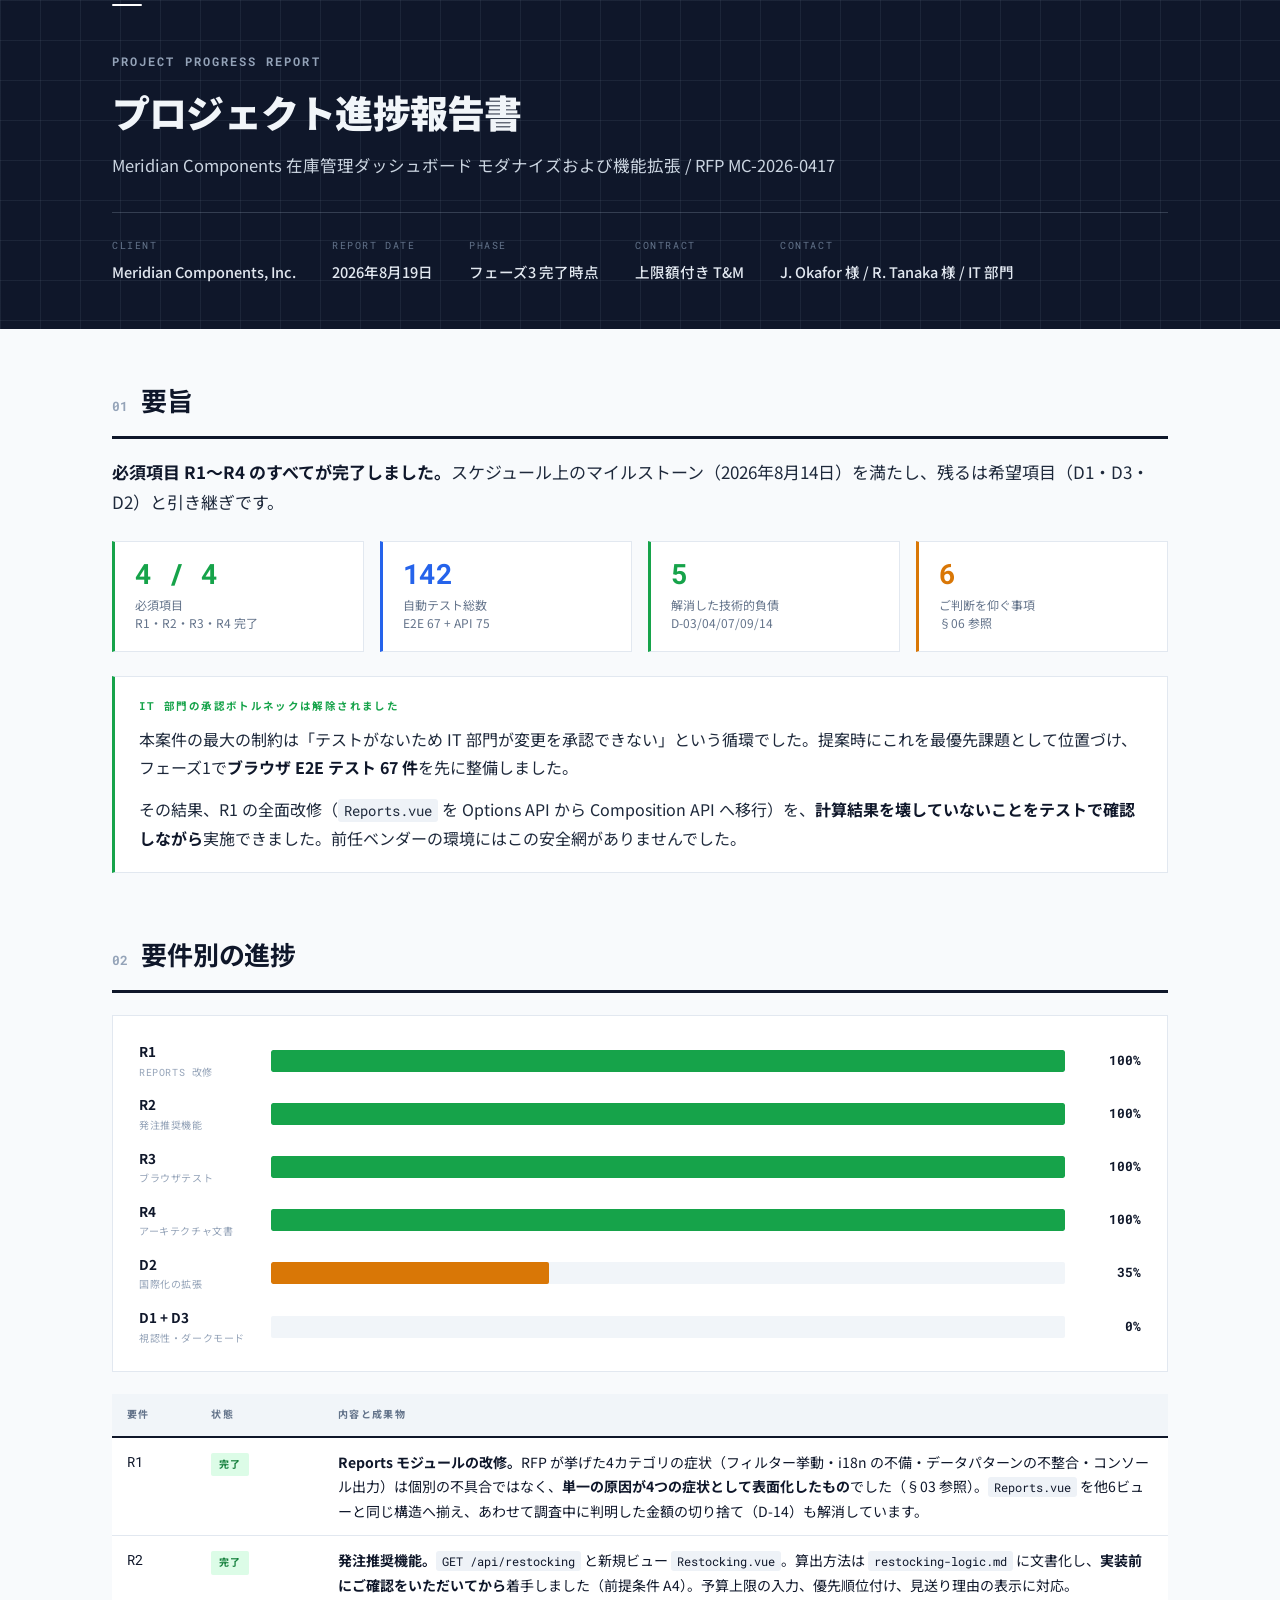
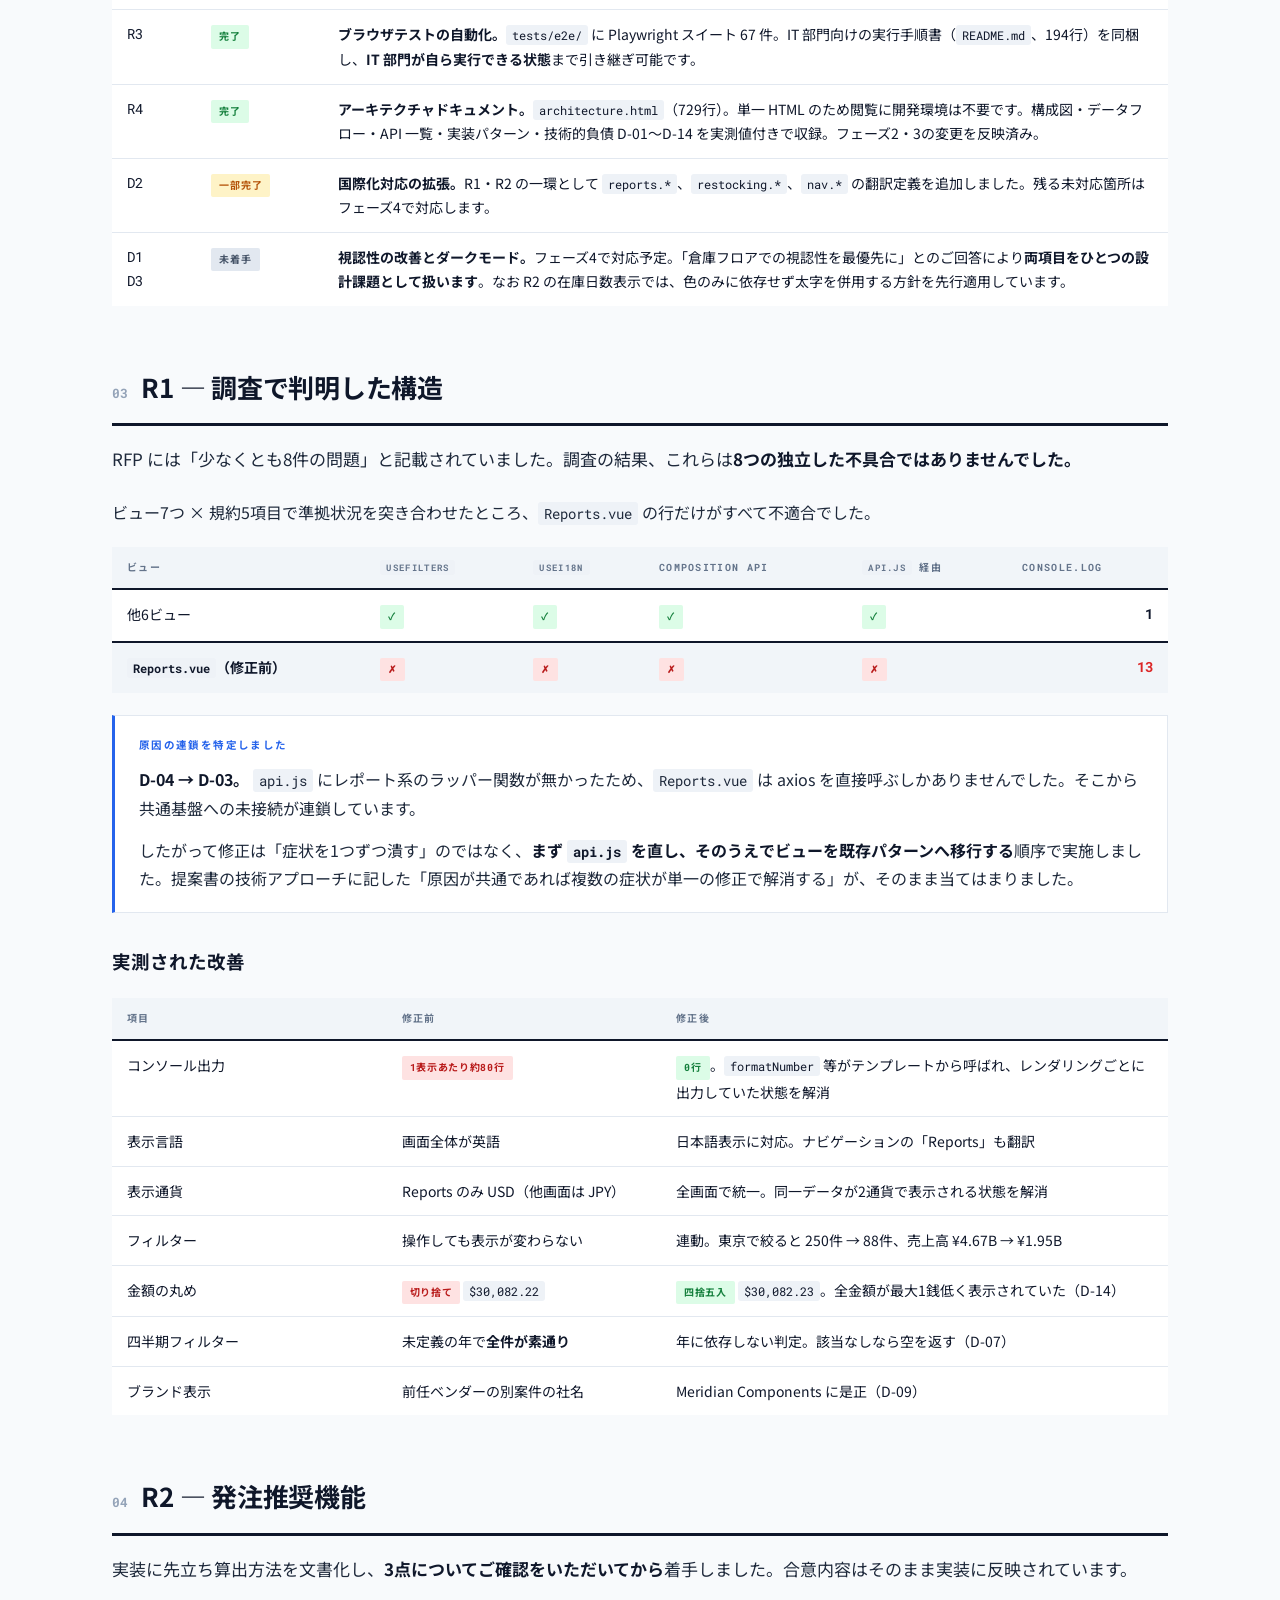
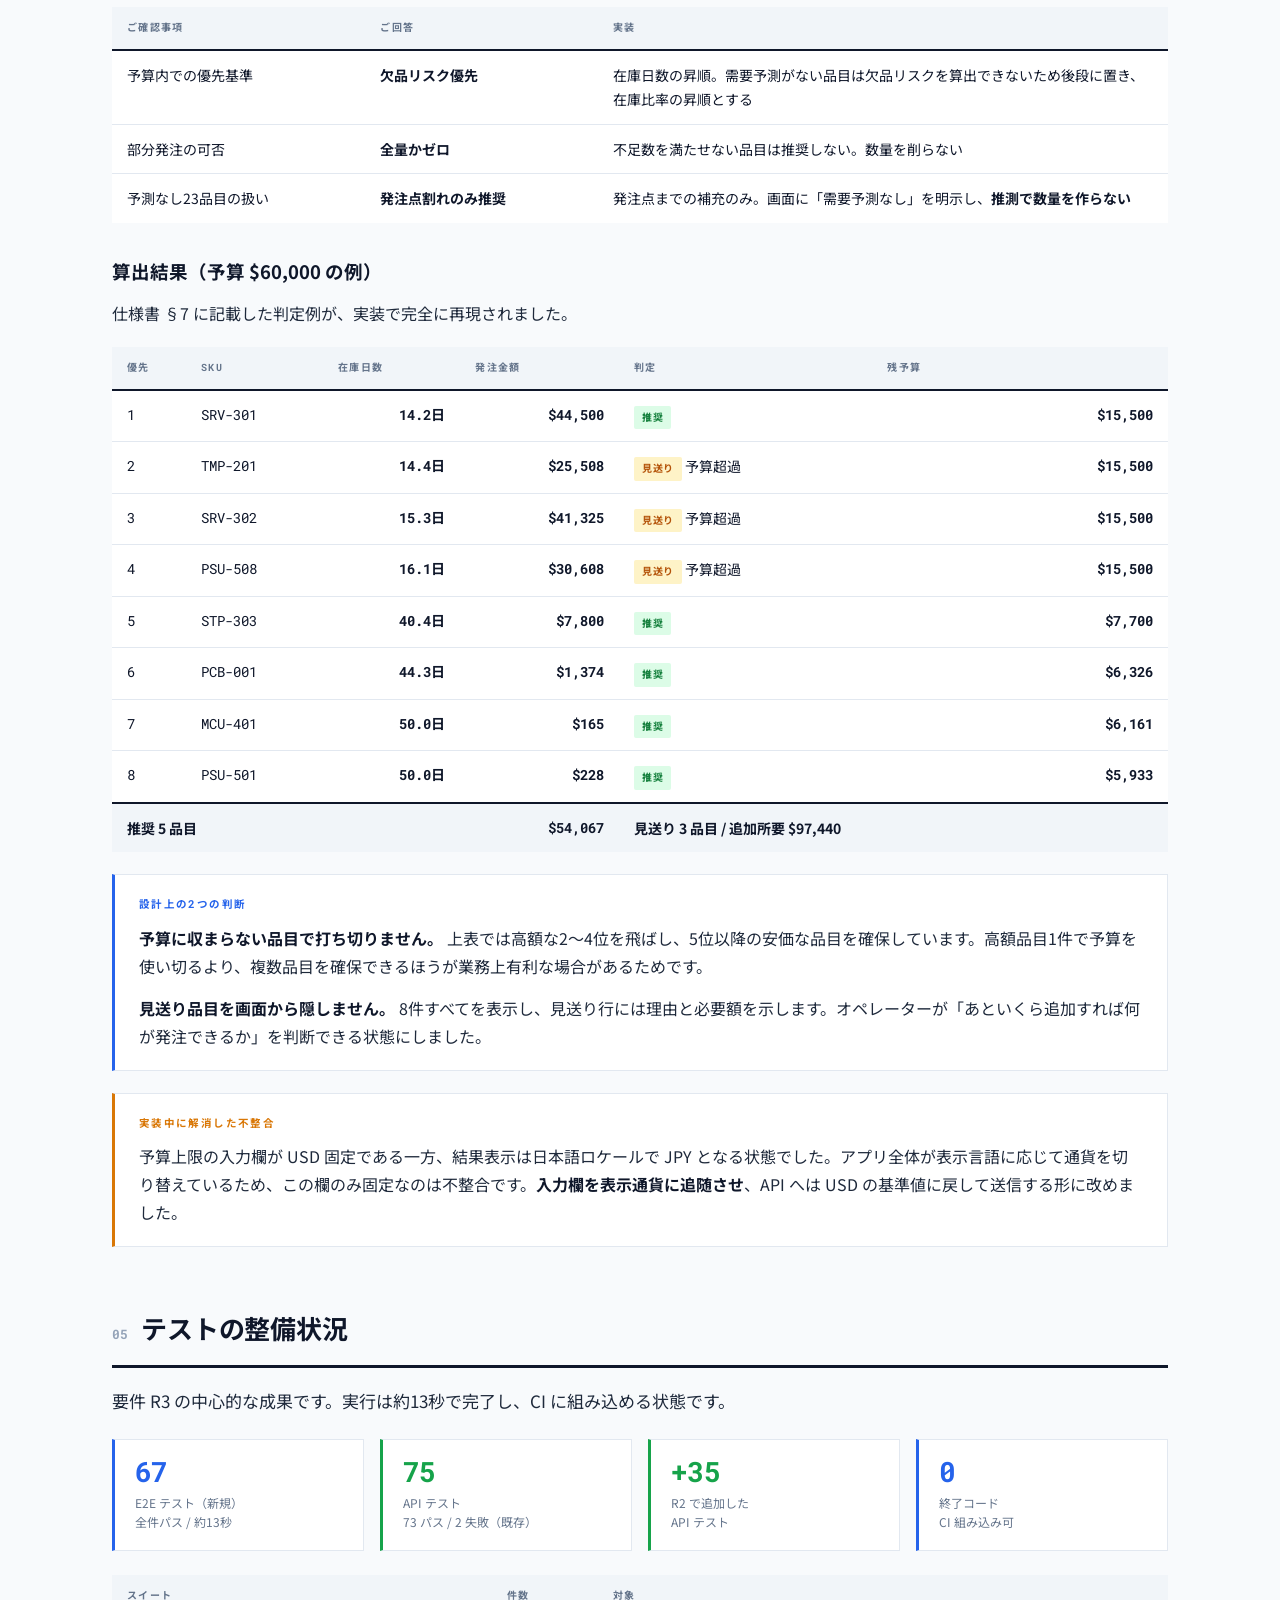
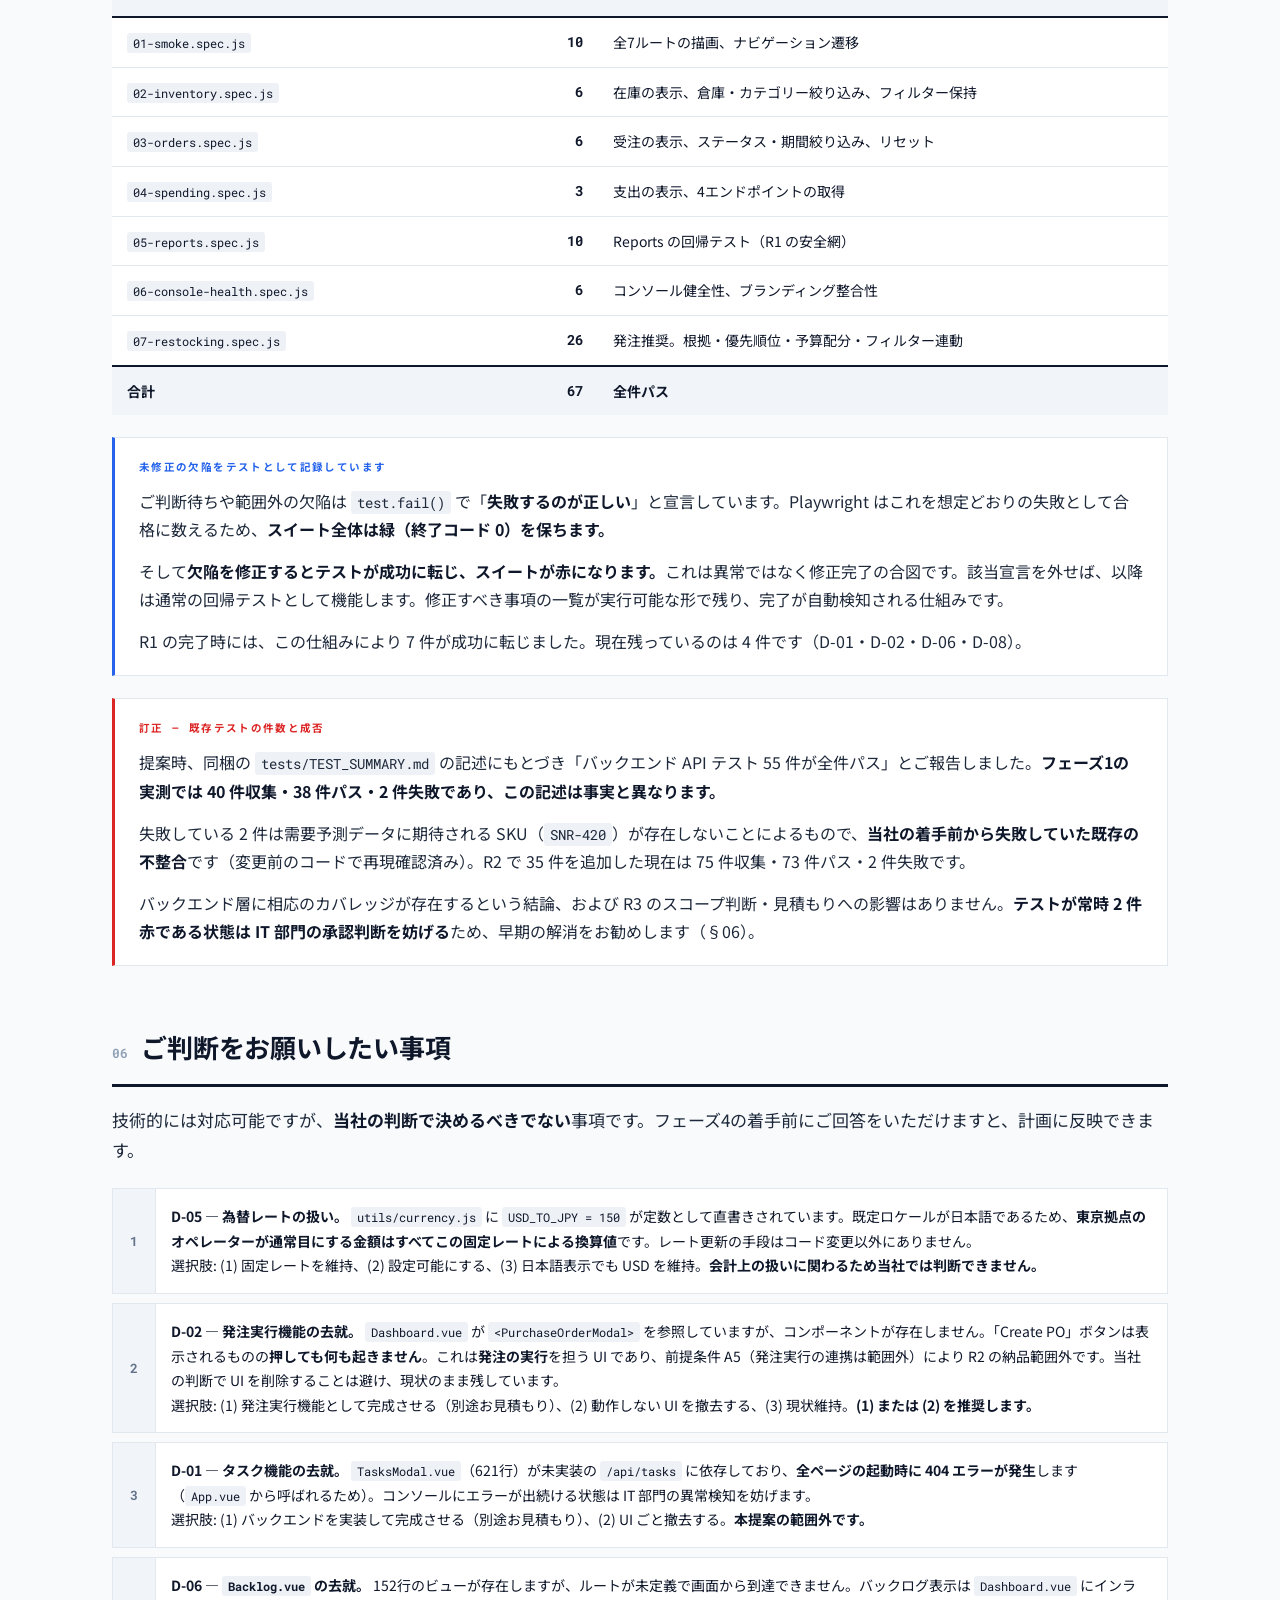
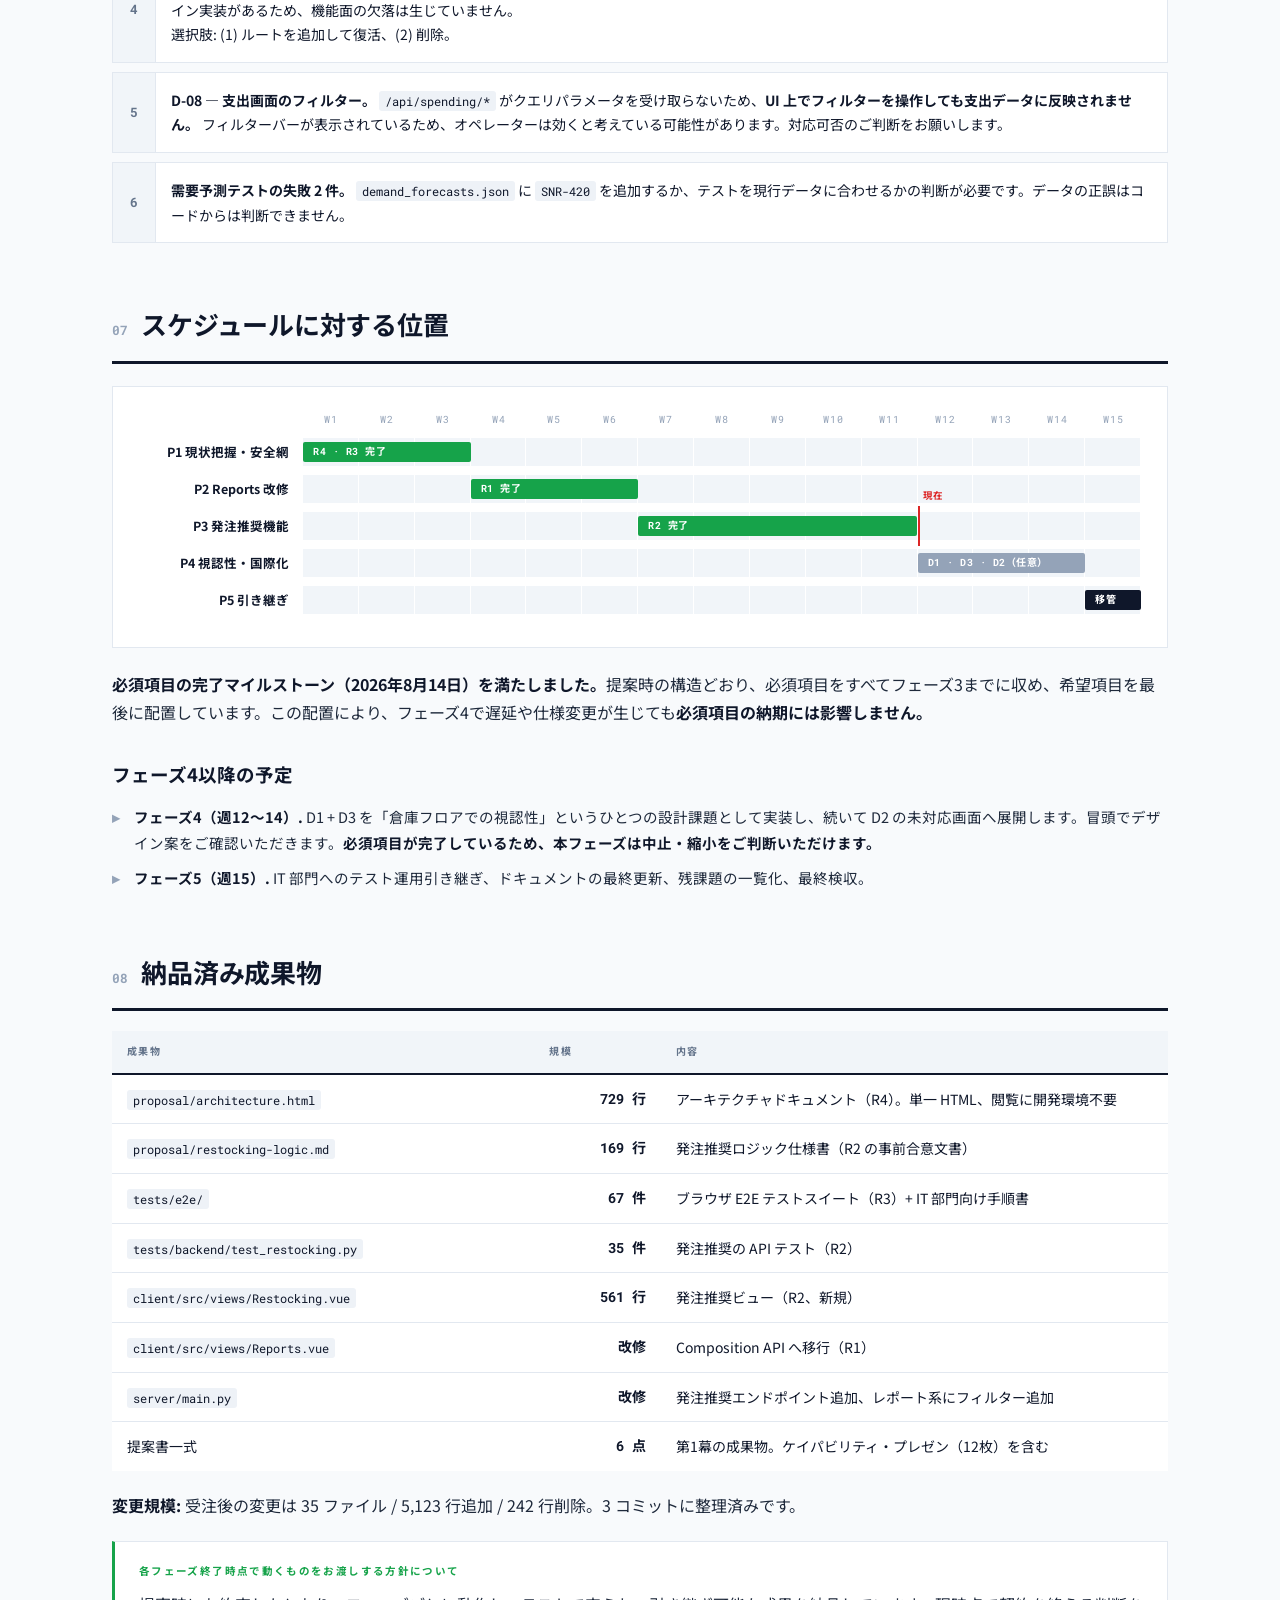
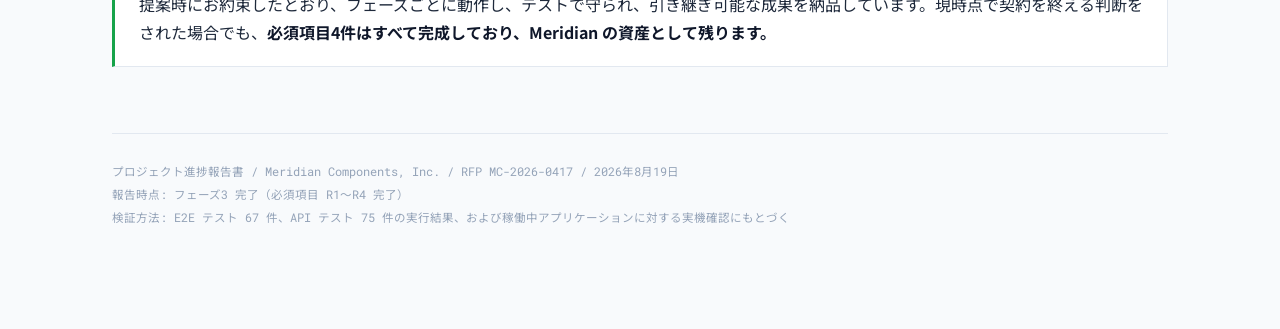
<file: instruction/03-progress-report.html>
<!DOCTYPE html>
<html lang="ja">
<head>
<meta charset="UTF-8">
<meta name="viewport" content="width=device-width, initial-scale=1.0">
<title>プロジェクト進捗報告書 — Meridian Components 在庫ダッシュボード</title>
<link rel="preconnect" href="https://fonts.googleapis.com">
<link rel="preconnect" href="https://fonts.gstatic.com" crossorigin>
<link href="https://fonts.googleapis.com/css2?family=Noto+Sans+JP:wght@400;500;700;900&family=Roboto+Mono:wght@400;500;700&display=swap" rel="stylesheet">
<style>
:root{
  --ink:#0f172a; --ink-2:#1e293b; --muted:#64748b; --muted-2:#94a3b8;
  --line:#e2e8f0; --bg:#f8fafc; --white:#fff;
  --green:#16a34a; --blue:#2563eb; --amber:#d97706; --red:#dc2626;
  --sans:"Noto Sans JP","Hiragino Kaku Gothic ProN","Yu Gothic",Meiryo,sans-serif;
  --mono:"Roboto Mono","SF Mono",Consolas,"Noto Sans JP","Hiragino Kaku Gothic ProN",monospace;
}
*{margin:0;padding:0;box-sizing:border-box}
body{font-family:var(--sans);background:var(--bg);color:var(--ink);line-height:1.75;-webkit-font-smoothing:antialiased}
.wrap{max-width:1120px;margin:0 auto;padding:0 32px 100px}

header{background:var(--ink);color:#e2e8f0;padding:52px 0 44px;margin-bottom:48px;
  background-image:linear-gradient(rgba(148,163,184,.1) 1px,transparent 1px),linear-gradient(90deg,rgba(148,163,184,.1) 1px,transparent 1px);
  background-size:40px 40px}
header .wrap{padding-bottom:0}
.kicker{font-family:var(--mono);font-size:11.5px;font-weight:700;letter-spacing:.18em;color:var(--muted-2);text-transform:uppercase;margin-bottom:16px;display:flex;align-items:center;gap:12px}
.kicker .bar{width:30px;height:2px;background:currentColor}
header h1{font-size:38px;font-weight:900;letter-spacing:-.02em;line-height:1.28;color:#f1f5f9}
header p.sub{font-size:16.5px;color:#cbd5e1;margin-top:14px;max-width:780px}
.hmeta{display:flex;flex-wrap:wrap;gap:36px;margin-top:32px;padding-top:24px;border-top:1px solid rgba(148,163,184,.28)}
.hmeta div .k{font-family:var(--mono);font-size:10px;letter-spacing:.16em;color:var(--muted);text-transform:uppercase;margin-bottom:5px}
.hmeta div .v{font-size:14.5px;font-weight:500;color:#e2e8f0}

section{margin-bottom:58px}
h2{font-size:26px;font-weight:700;letter-spacing:-.01em;margin-bottom:8px;padding-bottom:14px;border-bottom:3px solid var(--ink);display:flex;align-items:baseline;gap:14px}
h2 .num{font-family:var(--mono);font-size:13px;font-weight:700;color:var(--muted-2)}
h3{font-size:18.5px;font-weight:700;margin:32px 0 12px}
p{margin-bottom:14px;color:var(--ink-2)}
.lead{font-size:17px;color:var(--ink-2);margin:18px 0 24px}
code{font-family:var(--mono);font-size:.885em;background:#eef2f7;padding:2px 6px;border-radius:3px}
strong{font-weight:700;color:var(--ink)}

table{width:100%;border-collapse:collapse;background:var(--white);margin:20px 0;font-size:14px}
th,td{text-align:left;padding:12px 15px;border-bottom:1px solid var(--line);vertical-align:top}
th{font-family:var(--mono);font-size:10px;font-weight:700;letter-spacing:.13em;text-transform:uppercase;color:var(--muted);background:#f1f5f9;border-bottom:2px solid var(--ink);white-space:nowrap}
td.num{font-family:var(--mono);text-align:right;white-space:nowrap;font-weight:700}
td.mono{font-family:var(--mono)}
tbody tr:last-child td{border-bottom:none}
tr.tot td{background:#f1f5f9;font-weight:700;border-top:2px solid var(--ink)}

.chip{display:inline-block;font-family:var(--mono);font-size:10px;font-weight:700;letter-spacing:.07em;padding:3px 8px;border-radius:2px;white-space:nowrap}
.chip.g{background:#dcfce7;color:#15803d}
.chip.b{background:#dbeafe;color:#1d4ed8}
.chip.a{background:#fef3c7;color:#b45309}
.chip.r{background:#fee2e2;color:#b91c1c}
.chip.n{background:#e2e8f0;color:#475569}

.box{background:var(--white);border:1px solid var(--line);border-left:3px solid var(--muted);padding:20px 24px;margin:22px 0}
.box .h{font-family:var(--mono);font-size:10.5px;font-weight:700;letter-spacing:.13em;text-transform:uppercase;color:var(--muted);margin-bottom:10px}
.box p:last-child{margin-bottom:0}
.box.b{border-left-color:var(--blue)} .box.b .h{color:var(--blue)}
.box.g{border-left-color:var(--green)} .box.g .h{color:var(--green)}
.box.a{border-left-color:var(--amber)} .box.a .h{color:var(--amber)}
.box.r{border-left-color:var(--red)} .box.r .h{color:var(--red)}

.stats{display:grid;grid-template-columns:repeat(auto-fit,minmax(170px,1fr));gap:16px;margin:24px 0}
.stat{background:var(--white);border:1px solid var(--line);border-left:3px solid var(--ink);padding:18px 20px}
.stat .v{font-family:var(--mono);font-size:28px;font-weight:700;line-height:1;letter-spacing:-.02em}
.stat .k{font-size:12px;color:var(--muted);margin-top:8px;line-height:1.55}
.stat.g{border-left-color:var(--green)} .stat.g .v{color:var(--green)}
.stat.b{border-left-color:var(--blue)}  .stat.b .v{color:var(--blue)}
.stat.a{border-left-color:var(--amber)} .stat.a .v{color:var(--amber)}
.stat.r{border-left-color:var(--red)}   .stat.r .v{color:var(--red)}

.prog{background:var(--white);border:1px solid var(--line);padding:24px 26px;margin:22px 0}
.prow{display:grid;grid-template-columns:118px 1fr 62px;gap:14px;align-items:center;margin-bottom:12px}
.prow:last-child{margin-bottom:0}
.prow .lb{font-size:13.5px;font-weight:700}
.prow .lb span{display:block;font-family:var(--mono);font-size:10px;color:var(--muted-2);font-weight:400;letter-spacing:.06em}
.track{height:22px;background:#f1f5f9;position:relative;border-radius:2px;overflow:hidden}
.fill{position:absolute;left:0;top:0;bottom:0;border-radius:2px}
.fill.done{background:var(--green)}
.fill.part{background:var(--amber)}
.fill.none{background:var(--muted-2)}
.pct{font-family:var(--mono);font-size:12.5px;font-weight:700;text-align:right}

.tl{background:var(--white);border:1px solid var(--line);padding:24px 26px;margin:22px 0;overflow-x:auto}
.tl-inner{min-width:720px}
.tl .hd{display:grid;grid-template-columns:150px 1fr;gap:14px;font-family:var(--mono);font-size:10px;color:var(--muted-2);letter-spacing:.1em;margin-bottom:10px}
.tl .ticks{display:grid;grid-template-columns:repeat(15,1fr);text-align:center}
.trow{display:grid;grid-template-columns:150px 1fr;gap:14px;align-items:center;margin-bottom:9px}
.trow .lb{font-size:12.5px;font-weight:700;text-align:right}
.tk{display:grid;grid-template-columns:repeat(15,1fr);height:28px;background:#f1f5f9;position:relative}
.tk i{border-right:1px solid var(--white)}
.bar{position:absolute;top:4px;bottom:4px;border-radius:2px;display:flex;align-items:center;padding:0 10px;font-family:var(--mono);font-size:10px;font-weight:700;color:#fff;letter-spacing:.05em;white-space:nowrap}
.bar.b1,.bar.b2,.bar.b3{background:var(--green)}
.bar.b4{background:var(--muted-2)}
.bar.b5{background:var(--ink)}
.now{position:absolute;top:-6px;bottom:-6px;width:2px;background:var(--red);z-index:3}
.now::after{content:"現在";position:absolute;top:-18px;left:5px;font-family:var(--mono);font-size:9.5px;font-weight:700;color:var(--red);white-space:nowrap}

ul.plain{list-style:none;margin:14px 0}
ul.plain li{padding-left:22px;position:relative;margin-bottom:10px;font-size:14.5px;color:var(--ink-2)}
ul.plain li::before{content:"▸";position:absolute;left:0;color:var(--muted-2);font-weight:700}

.seq{counter-reset:sq;list-style:none;margin:20px 0}
.seq li{counter-increment:sq;background:var(--white);border:1px solid var(--line);padding:15px 18px 15px 58px;position:relative;margin-bottom:9px;font-size:14px}
.seq li::before{content:counter(sq);position:absolute;left:0;top:0;bottom:0;width:42px;display:flex;align-items:center;justify-content:center;background:#f1f5f9;border-right:1px solid var(--line);font-family:var(--mono);font-size:13px;font-weight:700;color:var(--muted)}

footer{border-top:1px solid var(--line);margin-top:66px;padding-top:26px;font-family:var(--mono);font-size:11.5px;color:var(--muted-2);line-height:2}

@media print{body{background:#fff}header{background:var(--ink)!important;-webkit-print-color-adjust:exact;print-color-adjust:exact}section{page-break-inside:avoid}}
@media (max-width:800px){.wrap{padding:0 20px 60px}header h1{font-size:28px}.prow{grid-template-columns:96px 1fr 52px}}
</style>
</head>
<body>

<header>
  <div class="wrap">
    <div class="kicker"><span class="bar"></span>PROJECT PROGRESS REPORT</div>
    <h1>プロジェクト進捗報告書</h1>
    <p class="sub">Meridian Components 在庫管理ダッシュボード モダナイズおよび機能拡張 / RFP MC-2026-0417</p>
    <div class="hmeta">
      <div><div class="k">Client</div><div class="v">Meridian Components, Inc.</div></div>
      <div><div class="k">Report date</div><div class="v">2026年8月19日</div></div>
      <div><div class="k">Phase</div><div class="v">フェーズ3 完了時点</div></div>
      <div><div class="k">Contract</div><div class="v">上限額付き T&amp;M</div></div>
      <div><div class="k">Contact</div><div class="v">J. Okafor 様 / R. Tanaka 様 / IT 部門</div></div>
    </div>
  </div>
</header>

<div class="wrap">

<section>
  <h2><span class="num">01</span>要旨</h2>
  <p class="lead"><strong>必須項目 R1〜R4 のすべてが完了しました。</strong>スケジュール上のマイルストーン（2026年8月14日）を満たし、残るは希望項目（D1・D3・D2）と引き継ぎです。</p>

  <div class="stats">
    <div class="stat g"><div class="v">4 / 4</div><div class="k">必須項目<br>R1・R2・R3・R4 完了</div></div>
    <div class="stat b"><div class="v">142</div><div class="k">自動テスト総数<br>E2E 67 + API 75</div></div>
    <div class="stat g"><div class="v">5</div><div class="k">解消した技術的負債<br>D-03/04/07/09/14</div></div>
    <div class="stat a"><div class="v">6</div><div class="k">ご判断を仰ぐ事項<br>§06 参照</div></div>
  </div>

  <div class="box g">
    <div class="h">IT 部門の承認ボトルネックは解除されました</div>
    <p>本案件の最大の制約は「テストがないため IT 部門が変更を承認できない」という循環でした。提案時にこれを最優先課題として位置づけ、フェーズ1で<strong>ブラウザ E2E テスト 67 件</strong>を先に整備しました。</p>
    <p>その結果、R1 の全面改修（<code>Reports.vue</code> を Options API から Composition API へ移行）を、<strong>計算結果を壊していないことをテストで確認しながら</strong>実施できました。前任ベンダーの環境にはこの安全網がありませんでした。</p>
  </div>
</section>

<section>
  <h2><span class="num">02</span>要件別の進捗</h2>

  <div class="prog">
    <div class="prow">
      <div class="lb">R1<span>REPORTS 改修</span></div>
      <div class="track"><div class="fill done" style="width:100%"></div></div>
      <div class="pct">100%</div>
    </div>
    <div class="prow">
      <div class="lb">R2<span>発注推奨機能</span></div>
      <div class="track"><div class="fill done" style="width:100%"></div></div>
      <div class="pct">100%</div>
    </div>
    <div class="prow">
      <div class="lb">R3<span>ブラウザテスト</span></div>
      <div class="track"><div class="fill done" style="width:100%"></div></div>
      <div class="pct">100%</div>
    </div>
    <div class="prow">
      <div class="lb">R4<span>アーキテクチャ文書</span></div>
      <div class="track"><div class="fill done" style="width:100%"></div></div>
      <div class="pct">100%</div>
    </div>
    <div class="prow">
      <div class="lb">D2<span>国際化の拡張</span></div>
      <div class="track"><div class="fill part" style="width:35%"></div></div>
      <div class="pct">35%</div>
    </div>
    <div class="prow">
      <div class="lb">D1 + D3<span>視認性・ダークモード</span></div>
      <div class="track"><div class="fill none" style="width:0%"></div></div>
      <div class="pct">0%</div>
    </div>
  </div>

  <table>
    <thead><tr><th style="width:8%">要件</th><th style="width:12%">状態</th><th>内容と成果物</th></tr></thead>
    <tbody>
      <tr>
        <td class="mono">R1</td>
        <td><span class="chip g">完了</span></td>
        <td><strong>Reports モジュールの改修。</strong>RFP が挙げた4カテゴリの症状（フィルター挙動・i18n の不備・データパターンの不整合・コンソール出力）は個別の不具合ではなく、<strong>単一の原因が4つの症状として表面化したもの</strong>でした（§03 参照）。<code>Reports.vue</code> を他6ビューと同じ構造へ揃え、あわせて調査中に判明した金額の切り捨て（D-14）も解消しています。</td>
      </tr>
      <tr>
        <td class="mono">R2</td>
        <td><span class="chip g">完了</span></td>
        <td><strong>発注推奨機能。</strong><code>GET /api/restocking</code> と新規ビュー <code>Restocking.vue</code>。算出方法は <code>restocking-logic.md</code> に文書化し、<strong>実装前にご確認をいただいてから</strong>着手しました（前提条件 A4）。予算上限の入力、優先順位付け、見送り理由の表示に対応。</td>
      </tr>
      <tr>
        <td class="mono">R3</td>
        <td><span class="chip g">完了</span></td>
        <td><strong>ブラウザテストの自動化。</strong><code>tests/e2e/</code> に Playwright スイート 67 件。IT 部門向けの実行手順書（<code>README.md</code>、194行）を同梱し、<strong>IT 部門が自ら実行できる状態</strong>まで引き継ぎ可能です。</td>
      </tr>
      <tr>
        <td class="mono">R4</td>
        <td><span class="chip g">完了</span></td>
        <td><strong>アーキテクチャドキュメント。</strong><code>architecture.html</code>（729行）。単一 HTML のため閲覧に開発環境は不要です。構成図・データフロー・API 一覧・実装パターン・技術的負債 D-01〜D-14 を実測値付きで収録。フェーズ2・3の変更を反映済み。</td>
      </tr>
      <tr>
        <td class="mono">D2</td>
        <td><span class="chip a">一部完了</span></td>
        <td><strong>国際化対応の拡張。</strong>R1・R2 の一環として <code>reports.*</code>、<code>restocking.*</code>、<code>nav.*</code> の翻訳定義を追加しました。残る未対応箇所はフェーズ4で対応します。</td>
      </tr>
      <tr>
        <td class="mono">D1<br>D3</td>
        <td><span class="chip n">未着手</span></td>
        <td><strong>視認性の改善とダークモード。</strong>フェーズ4で対応予定。「倉庫フロアでの視認性を最優先に」とのご回答により<strong>両項目をひとつの設計課題として扱います</strong>。なお R2 の在庫日数表示では、色のみに依存せず太字を併用する方針を先行適用しています。</td>
      </tr>
    </tbody>
  </table>
</section>

<section>
  <h2><span class="num">03</span>R1 — 調査で判明した構造</h2>
  <p class="lead">RFP には「少なくとも8件の問題」と記載されていました。調査の結果、これらは<strong>8つの独立した不具合ではありませんでした。</strong></p>

  <p>ビュー7つ × 規約5項目で準拠状況を突き合わせたところ、<code>Reports.vue</code> の行だけがすべて不適合でした。</p>

  <table>
    <thead><tr><th style="width:24%">ビュー</th><th><code>useFilters</code></th><th><code>useI18n</code></th><th>Composition API</th><th><code>api.js</code> 経由</th><th>console.log</th></tr></thead>
    <tbody>
      <tr><td>他6ビュー</td><td><span class="chip g">✓</span></td><td><span class="chip g">✓</span></td><td><span class="chip g">✓</span></td><td><span class="chip g">✓</span></td><td class="num">1</td></tr>
      <tr class="tot"><td><code>Reports.vue</code>（修正前）</td><td><span class="chip r">✗</span></td><td><span class="chip r">✗</span></td><td><span class="chip r">✗</span></td><td><span class="chip r">✗</span></td><td class="num" style="color:var(--red)">13</td></tr>
    </tbody>
  </table>

  <div class="box b">
    <div class="h">原因の連鎖を特定しました</div>
    <p><strong>D-04 → D-03。</strong> <code>api.js</code> にレポート系のラッパー関数が無かったため、<code>Reports.vue</code> は axios を直接呼ぶしかありませんでした。そこから共通基盤への未接続が連鎖しています。</p>
    <p>したがって修正は「症状を1つずつ潰す」のではなく、<strong>まず <code>api.js</code> を直し、そのうえでビューを既存パターンへ移行する</strong>順序で実施しました。提案書の技術アプローチに記した「原因が共通であれば複数の症状が単一の修正で解消する」が、そのまま当てはまりました。</p>
  </div>

  <h3>実測された改善</h3>
  <table>
    <thead><tr><th style="width:26%">項目</th><th style="width:26%">修正前</th><th>修正後</th></tr></thead>
    <tbody>
      <tr><td>コンソール出力</td><td><span class="chip r">1表示あたり約80行</span></td><td><span class="chip g">0行</span>。<code>formatNumber</code> 等がテンプレートから呼ばれ、レンダリングごとに出力していた状態を解消</td></tr>
      <tr><td>表示言語</td><td>画面全体が英語</td><td>日本語表示に対応。ナビゲーションの「Reports」も翻訳</td></tr>
      <tr><td>表示通貨</td><td>Reports のみ USD（他画面は JPY）</td><td>全画面で統一。同一データが2通貨で表示される状態を解消</td></tr>
      <tr><td>フィルター</td><td>操作しても表示が変わらない</td><td>連動。東京で絞ると 250件 → 88件、売上高 ¥4.67B → ¥1.95B</td></tr>
      <tr><td>金額の丸め</td><td><span class="chip r">切り捨て</span> <code>$30,082.22</code></td><td><span class="chip g">四捨五入</span> <code>$30,082.23</code>。全金額が最大1銭低く表示されていた（D-14）</td></tr>
      <tr><td>四半期フィルター</td><td>未定義の年で<strong>全件が素通り</strong></td><td>年に依存しない判定。該当なしなら空を返す（D-07）</td></tr>
      <tr><td>ブランド表示</td><td>前任ベンダーの別案件の社名</td><td>Meridian Components に是正（D-09）</td></tr>
    </tbody>
  </table>
</section>

<section>
  <h2><span class="num">04</span>R2 — 発注推奨機能</h2>
  <p class="lead">実装に先立ち算出方法を文書化し、<strong>3点についてご確認をいただいてから</strong>着手しました。合意内容はそのまま実装に反映されています。</p>

  <table>
    <thead><tr><th style="width:24%">ご確認事項</th><th style="width:22%">ご回答</th><th>実装</th></tr></thead>
    <tbody>
      <tr><td>予算内での優先基準</td><td><strong>欠品リスク優先</strong></td><td>在庫日数の昇順。需要予測がない品目は欠品リスクを算出できないため後段に置き、在庫比率の昇順とする</td></tr>
      <tr><td>部分発注の可否</td><td><strong>全量かゼロ</strong></td><td>不足数を満たせない品目は推奨しない。数量を削らない</td></tr>
      <tr><td>予測なし23品目の扱い</td><td><strong>発注点割れのみ推奨</strong></td><td>発注点までの補充のみ。画面に「需要予測なし」を明示し、<strong>推測で数量を作らない</strong></td></tr>
    </tbody>
  </table>

  <h3>算出結果（予算 $60,000 の例）</h3>
  <p>仕様書 §7 に記載した判定例が、実装で完全に再現されました。</p>

  <table>
    <thead><tr><th style="width:7%">優先</th><th style="width:13%">SKU</th><th style="width:13%">在庫日数</th><th style="width:15%">発注金額</th><th style="width:24%">判定</th><th>残予算</th></tr></thead>
    <tbody>
      <tr><td class="mono">1</td><td class="mono">SRV-301</td><td class="num">14.2日</td><td class="num">$44,500</td><td><span class="chip g">推奨</span></td><td class="num">$15,500</td></tr>
      <tr><td class="mono">2</td><td class="mono">TMP-201</td><td class="num">14.4日</td><td class="num">$25,508</td><td><span class="chip a">見送り</span> 予算超過</td><td class="num">$15,500</td></tr>
      <tr><td class="mono">3</td><td class="mono">SRV-302</td><td class="num">15.3日</td><td class="num">$41,325</td><td><span class="chip a">見送り</span> 予算超過</td><td class="num">$15,500</td></tr>
      <tr><td class="mono">4</td><td class="mono">PSU-508</td><td class="num">16.1日</td><td class="num">$30,608</td><td><span class="chip a">見送り</span> 予算超過</td><td class="num">$15,500</td></tr>
      <tr><td class="mono">5</td><td class="mono">STP-303</td><td class="num">40.4日</td><td class="num">$7,800</td><td><span class="chip g">推奨</span></td><td class="num">$7,700</td></tr>
      <tr><td class="mono">6</td><td class="mono">PCB-001</td><td class="num">44.3日</td><td class="num">$1,374</td><td><span class="chip g">推奨</span></td><td class="num">$6,326</td></tr>
      <tr><td class="mono">7</td><td class="mono">MCU-401</td><td class="num">50.0日</td><td class="num">$165</td><td><span class="chip g">推奨</span></td><td class="num">$6,161</td></tr>
      <tr><td class="mono">8</td><td class="mono">PSU-501</td><td class="num">50.0日</td><td class="num">$228</td><td><span class="chip g">推奨</span></td><td class="num">$5,933</td></tr>
      <tr class="tot"><td colspan="3">推奨 5 品目</td><td class="num">$54,067</td><td colspan="2">見送り 3 品目 / 追加所要 $97,440</td></tr>
    </tbody>
  </table>

  <div class="box b">
    <div class="h">設計上の2つの判断</div>
    <p><strong>予算に収まらない品目で打ち切りません。</strong> 上表では高額な2〜4位を飛ばし、5位以降の安価な品目を確保しています。高額品目1件で予算を使い切るより、複数品目を確保できるほうが業務上有利な場合があるためです。</p>
    <p><strong>見送り品目を画面から隠しません。</strong> 8件すべてを表示し、見送り行には理由と必要額を示します。オペレーターが「あといくら追加すれば何が発注できるか」を判断できる状態にしました。</p>
  </div>

  <div class="box a">
    <div class="h">実装中に解消した不整合</div>
    <p>予算上限の入力欄が USD 固定である一方、結果表示は日本語ロケールで JPY となる状態でした。アプリ全体が表示言語に応じて通貨を切り替えているため、この欄のみ固定なのは不整合です。<strong>入力欄を表示通貨に追随させ</strong>、API へは USD の基準値に戻して送信する形に改めました。</p>
  </div>
</section>

<section>
  <h2><span class="num">05</span>テストの整備状況</h2>
  <p class="lead">要件 R3 の中心的な成果です。実行は約13秒で完了し、CI に組み込める状態です。</p>

  <div class="stats">
    <div class="stat b"><div class="v">67</div><div class="k">E2E テスト（新規）<br>全件パス / 約13秒</div></div>
    <div class="stat g"><div class="v">75</div><div class="k">API テスト<br>73 パス / 2 失敗（既存）</div></div>
    <div class="stat g"><div class="v">+35</div><div class="k">R2 で追加した<br>API テスト</div></div>
    <div class="stat b"><div class="v">0</div><div class="k">終了コード<br>CI 組み込み可</div></div>
  </div>

  <table>
    <thead><tr><th style="width:36%">スイート</th><th style="width:10%">件数</th><th>対象</th></tr></thead>
    <tbody>
      <tr><td><code>01-smoke.spec.js</code></td><td class="num">10</td><td>全7ルートの描画、ナビゲーション遷移</td></tr>
      <tr><td><code>02-inventory.spec.js</code></td><td class="num">6</td><td>在庫の表示、倉庫・カテゴリー絞り込み、フィルター保持</td></tr>
      <tr><td><code>03-orders.spec.js</code></td><td class="num">6</td><td>受注の表示、ステータス・期間絞り込み、リセット</td></tr>
      <tr><td><code>04-spending.spec.js</code></td><td class="num">3</td><td>支出の表示、4エンドポイントの取得</td></tr>
      <tr><td><code>05-reports.spec.js</code></td><td class="num">10</td><td>Reports の回帰テスト（R1 の安全網）</td></tr>
      <tr><td><code>06-console-health.spec.js</code></td><td class="num">6</td><td>コンソール健全性、ブランディング整合性</td></tr>
      <tr><td><code>07-restocking.spec.js</code></td><td class="num">26</td><td>発注推奨。根拠・優先順位・予算配分・フィルター連動</td></tr>
      <tr class="tot"><td>合計</td><td class="num">67</td><td>全件パス</td></tr>
    </tbody>
  </table>

  <div class="box b">
    <div class="h">未修正の欠陥をテストとして記録しています</div>
    <p>ご判断待ちや範囲外の欠陥は <code>test.fail()</code> で「<strong>失敗するのが正しい</strong>」と宣言しています。Playwright はこれを想定どおりの失敗として合格に数えるため、<strong>スイート全体は緑（終了コード 0）を保ちます。</strong></p>
    <p>そして<strong>欠陥を修正するとテストが成功に転じ、スイートが赤になります。</strong>これは異常ではなく修正完了の合図です。該当宣言を外せば、以降は通常の回帰テストとして機能します。修正すべき事項の一覧が実行可能な形で残り、完了が自動検知される仕組みです。</p>
    <p>R1 の完了時には、この仕組みにより 7 件が成功に転じました。現在残っているのは 4 件です（D-01・D-02・D-06・D-08）。</p>
  </div>

  <div class="box r">
    <div class="h">訂正 — 既存テストの件数と成否</div>
    <p>提案時、同梱の <code>tests/TEST_SUMMARY.md</code> の記述にもとづき「バックエンド API テスト 55 件が全件パス」とご報告しました。<strong>フェーズ1の実測では 40 件収集・38 件パス・2 件失敗であり、この記述は事実と異なります。</strong></p>
    <p>失敗している 2 件は需要予測データに期待される SKU（<code>SNR-420</code>）が存在しないことによるもので、<strong>当社の着手前から失敗していた既存の不整合</strong>です（変更前のコードで再現確認済み）。R2 で 35 件を追加した現在は 75 件収集・73 件パス・2 件失敗です。</p>
    <p>バックエンド層に相応のカバレッジが存在するという結論、および R3 のスコープ判断・見積もりへの影響はありません。<strong>テストが常時 2 件赤である状態は IT 部門の承認判断を妨げる</strong>ため、早期の解消をお勧めします（§06）。</p>
  </div>
</section>

<section>
  <h2><span class="num">06</span>ご判断をお願いしたい事項</h2>
  <p class="lead">技術的には対応可能ですが、<strong>当社の判断で決めるべきでない</strong>事項です。フェーズ4の着手前にご回答をいただけますと、計画に反映できます。</p>

  <ol class="seq">
    <li><strong>D-05 — 為替レートの扱い。</strong> <code>utils/currency.js</code> に <code>USD_TO_JPY = 150</code> が定数として直書きされています。既定ロケールが日本語であるため、<strong>東京拠点のオペレーターが通常目にする金額はすべてこの固定レートによる換算値</strong>です。レート更新の手段はコード変更以外にありません。<br>選択肢: (1) 固定レートを維持、(2) 設定可能にする、(3) 日本語表示でも USD を維持。<strong>会計上の扱いに関わるため当社では判断できません。</strong></li>

    <li><strong>D-02 — 発注実行機能の去就。</strong> <code>Dashboard.vue</code> が <code>&lt;PurchaseOrderModal&gt;</code> を参照していますが、コンポーネントが存在しません。「Create PO」ボタンは表示されるものの<strong>押しても何も起きません</strong>。これは<strong>発注の実行</strong>を担う UI であり、前提条件 A5（発注実行の連携は範囲外）により R2 の納品範囲外です。当社の判断で UI を削除することは避け、現状のまま残しています。<br>選択肢: (1) 発注実行機能として完成させる（別途お見積もり）、(2) 動作しない UI を撤去する、(3) 現状維持。<strong>(1) または (2) を推奨します。</strong></li>

    <li><strong>D-01 — タスク機能の去就。</strong> <code>TasksModal.vue</code>（621行）が未実装の <code>/api/tasks</code> に依存しており、<strong>全ページの起動時に 404 エラーが発生</strong>します（<code>App.vue</code> から呼ばれるため）。コンソールにエラーが出続ける状態は IT 部門の異常検知を妨げます。<br>選択肢: (1) バックエンドを実装して完成させる（別途お見積もり）、(2) UI ごと撤去する。<strong>本提案の範囲外です。</strong></li>

    <li><strong>D-06 — <code>Backlog.vue</code> の去就。</strong> 152行のビューが存在しますが、ルートが未定義で画面から到達できません。バックログ表示は <code>Dashboard.vue</code> にインライン実装があるため、機能面の欠落は生じていません。<br>選択肢: (1) ルートを追加して復活、(2) 削除。</li>

    <li><strong>D-08 — 支出画面のフィルター。</strong> <code>/api/spending/*</code> がクエリパラメータを受け取らないため、<strong>UI 上でフィルターを操作しても支出データに反映されません。</strong> フィルターバーが表示されているため、オペレーターは効くと考えている可能性があります。対応可否のご判断をお願いします。</li>

    <li><strong>需要予測テストの失敗 2 件。</strong> <code>demand_forecasts.json</code> に <code>SNR-420</code> を追加するか、テストを現行データに合わせるかの判断が必要です。データの正誤はコードからは判断できません。</li>
  </ol>
</section>

<section>
  <h2><span class="num">07</span>スケジュールに対する位置</h2>

  <div class="tl">
    <div class="tl-inner">
      <div class="hd">
        <div></div>
        <div class="ticks"><span>W1</span><span>W2</span><span>W3</span><span>W4</span><span>W5</span><span>W6</span><span>W7</span><span>W8</span><span>W9</span><span>W10</span><span>W11</span><span>W12</span><span>W13</span><span>W14</span><span>W15</span></div>
      </div>
      <div class="trow">
        <div class="lb">P1 現状把握・安全網</div>
        <div class="tk"><i></i><i></i><i></i><i></i><i></i><i></i><i></i><i></i><i></i><i></i><i></i><i></i><i></i><i></i><i></i>
          <div class="bar b1" style="left:0;width:20%">R4 · R3 完了</div>
        </div>
      </div>
      <div class="trow">
        <div class="lb">P2 Reports 改修</div>
        <div class="tk"><i></i><i></i><i></i><i></i><i></i><i></i><i></i><i></i><i></i><i></i><i></i><i></i><i></i><i></i><i></i>
          <div class="bar b2" style="left:20%;width:20%">R1 完了</div>
        </div>
      </div>
      <div class="trow">
        <div class="lb">P3 発注推奨機能</div>
        <div class="tk"><i></i><i></i><i></i><i></i><i></i><i></i><i></i><i></i><i></i><i></i><i></i><i></i><i></i><i></i><i></i>
          <div class="bar b3" style="left:40%;width:33.33%">R2 完了</div>
          <div class="now" style="left:73.33%"></div>
        </div>
      </div>
      <div class="trow">
        <div class="lb">P4 視認性・国際化</div>
        <div class="tk"><i></i><i></i><i></i><i></i><i></i><i></i><i></i><i></i><i></i><i></i><i></i><i></i><i></i><i></i><i></i>
          <div class="bar b4" style="left:73.33%;width:20%">D1 · D3 · D2（任意）</div>
        </div>
      </div>
      <div class="trow">
        <div class="lb">P5 引き継ぎ</div>
        <div class="tk"><i></i><i></i><i></i><i></i><i></i><i></i><i></i><i></i><i></i><i></i><i></i><i></i><i></i><i></i><i></i>
          <div class="bar b5" style="left:93.33%;width:6.67%">移管</div>
        </div>
      </div>
    </div>
  </div>

  <p><strong>必須項目の完了マイルストーン（2026年8月14日）を満たしました。</strong>提案時の構造どおり、必須項目をすべてフェーズ3までに収め、希望項目を最後に配置しています。この配置により、フェーズ4で遅延や仕様変更が生じても<strong>必須項目の納期には影響しません。</strong></p>

  <h3>フェーズ4以降の予定</h3>
  <ul class="plain">
    <li><strong>フェーズ4（週12〜14）.</strong> D1 + D3 を「倉庫フロアでの視認性」というひとつの設計課題として実装し、続いて D2 の未対応画面へ展開します。冒頭でデザイン案をご確認いただきます。<strong>必須項目が完了しているため、本フェーズは中止・縮小をご判断いただけます。</strong></li>
    <li><strong>フェーズ5（週15）.</strong> IT 部門へのテスト運用引き継ぎ、ドキュメントの最終更新、残課題の一覧化、最終検収。</li>
  </ul>
</section>

<section>
  <h2><span class="num">08</span>納品済み成果物</h2>

  <table>
    <thead><tr><th style="width:40%">成果物</th><th style="width:12%">規模</th><th>内容</th></tr></thead>
    <tbody>
      <tr><td><code>proposal/architecture.html</code></td><td class="num">729 行</td><td>アーキテクチャドキュメント（R4）。単一 HTML、閲覧に開発環境不要</td></tr>
      <tr><td><code>proposal/restocking-logic.md</code></td><td class="num">169 行</td><td>発注推奨ロジック仕様書（R2 の事前合意文書）</td></tr>
      <tr><td><code>tests/e2e/</code></td><td class="num">67 件</td><td>ブラウザ E2E テストスイート（R3）+ IT 部門向け手順書</td></tr>
      <tr><td><code>tests/backend/test_restocking.py</code></td><td class="num">35 件</td><td>発注推奨の API テスト（R2）</td></tr>
      <tr><td><code>client/src/views/Restocking.vue</code></td><td class="num">561 行</td><td>発注推奨ビュー（R2、新規）</td></tr>
      <tr><td><code>client/src/views/Reports.vue</code></td><td class="num">改修</td><td>Composition API へ移行（R1）</td></tr>
      <tr><td><code>server/main.py</code></td><td class="num">改修</td><td>発注推奨エンドポイント追加、レポート系にフィルター追加</td></tr>
      <tr><td>提案書一式</td><td class="num">6 点</td><td>第1幕の成果物。ケイパビリティ・プレゼン（12枚）を含む</td></tr>
    </tbody>
  </table>

  <p><strong>変更規模:</strong> 受注後の変更は 35 ファイル / 5,123 行追加 / 242 行削除。3 コミットに整理済みです。</p>

  <div class="box g">
    <div class="h">各フェーズ終了時点で動くものをお渡しする方針について</div>
    <p>提案時にお約束したとおり、フェーズごとに動作し、テストで守られ、引き継ぎ可能な成果を納品しています。現時点で契約を終える判断をされた場合でも、<strong>必須項目4件はすべて完成しており、Meridian の資産として残ります。</strong></p>
  </div>
</section>

<footer>
  プロジェクト進捗報告書 / Meridian Components, Inc. / RFP MC-2026-0417 / 2026年8月19日<br>
  報告時点: フェーズ3 完了（必須項目 R1〜R4 完了）<br>
  検証方法: E2E テスト 67 件、API テスト 75 件の実行結果、および稼働中アプリケーションに対する実機確認にもとづく
</footer>

</div>
</body>
</html>
</file>
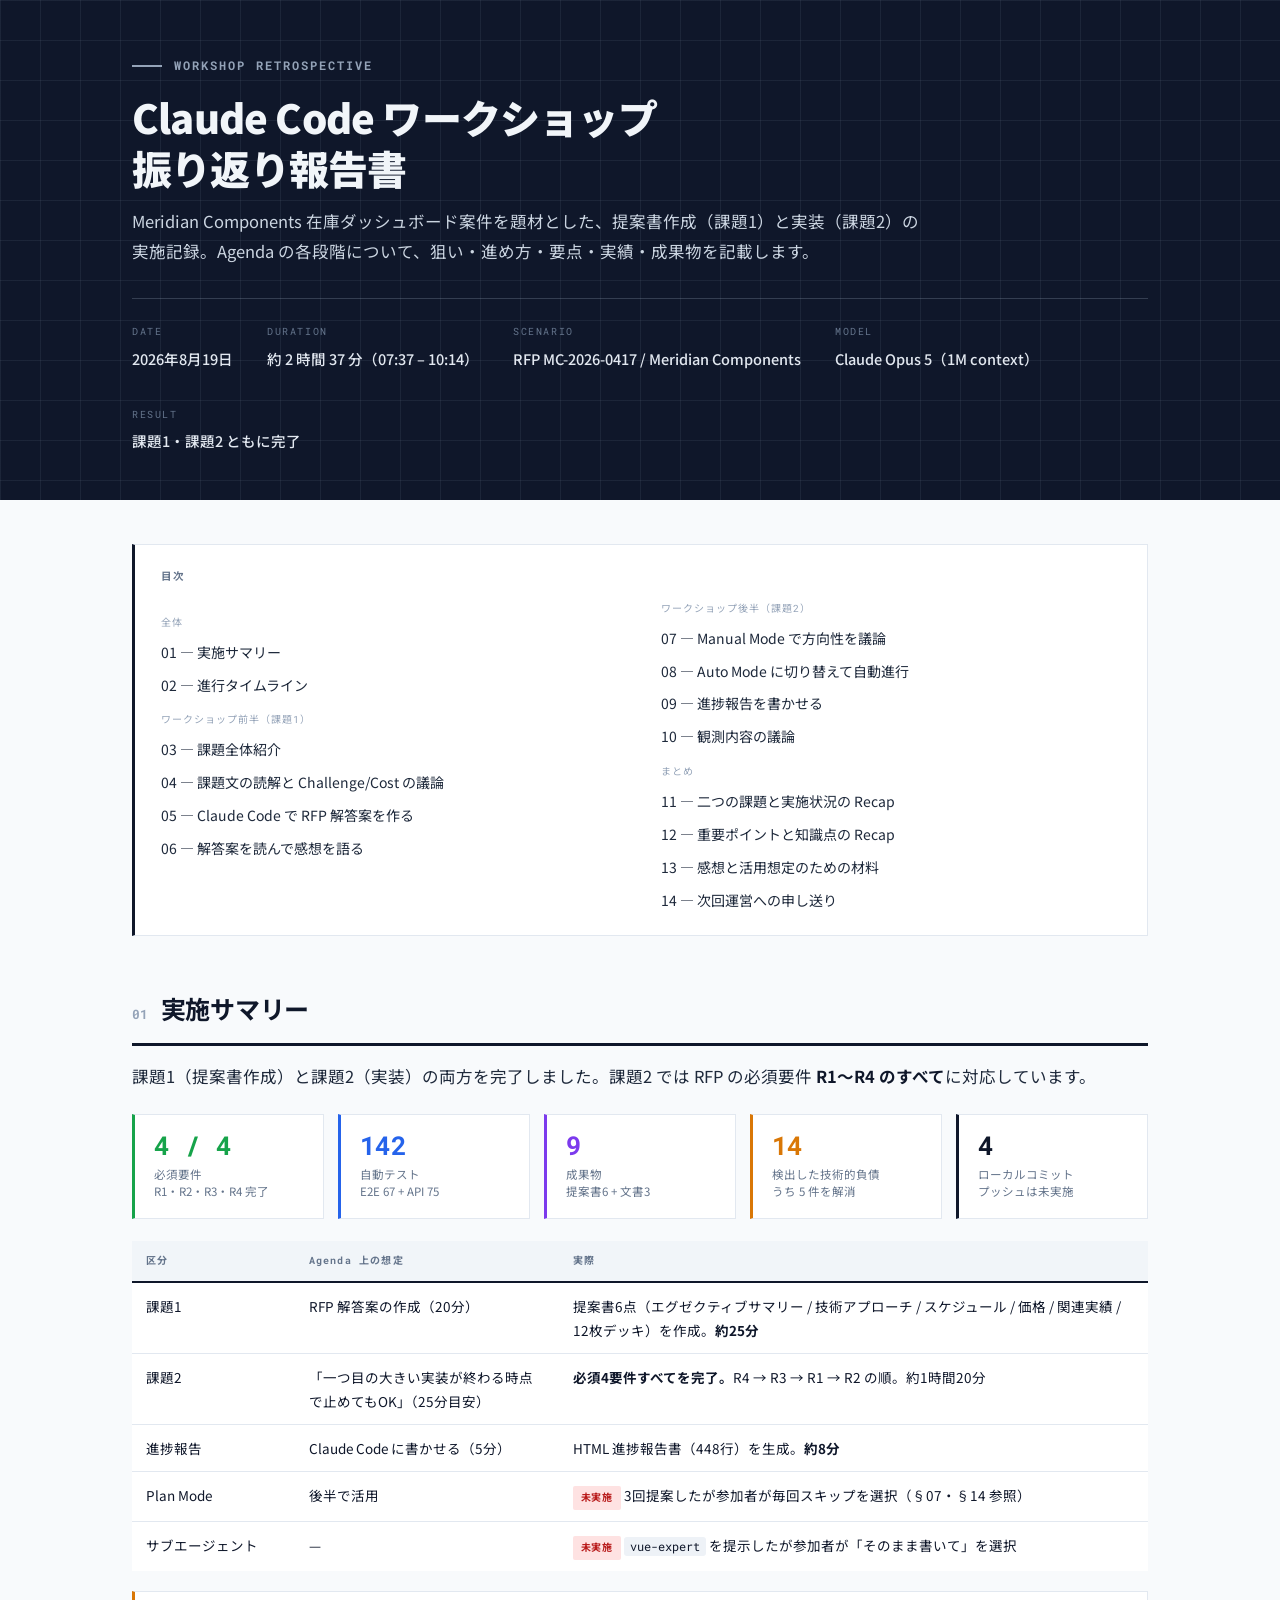
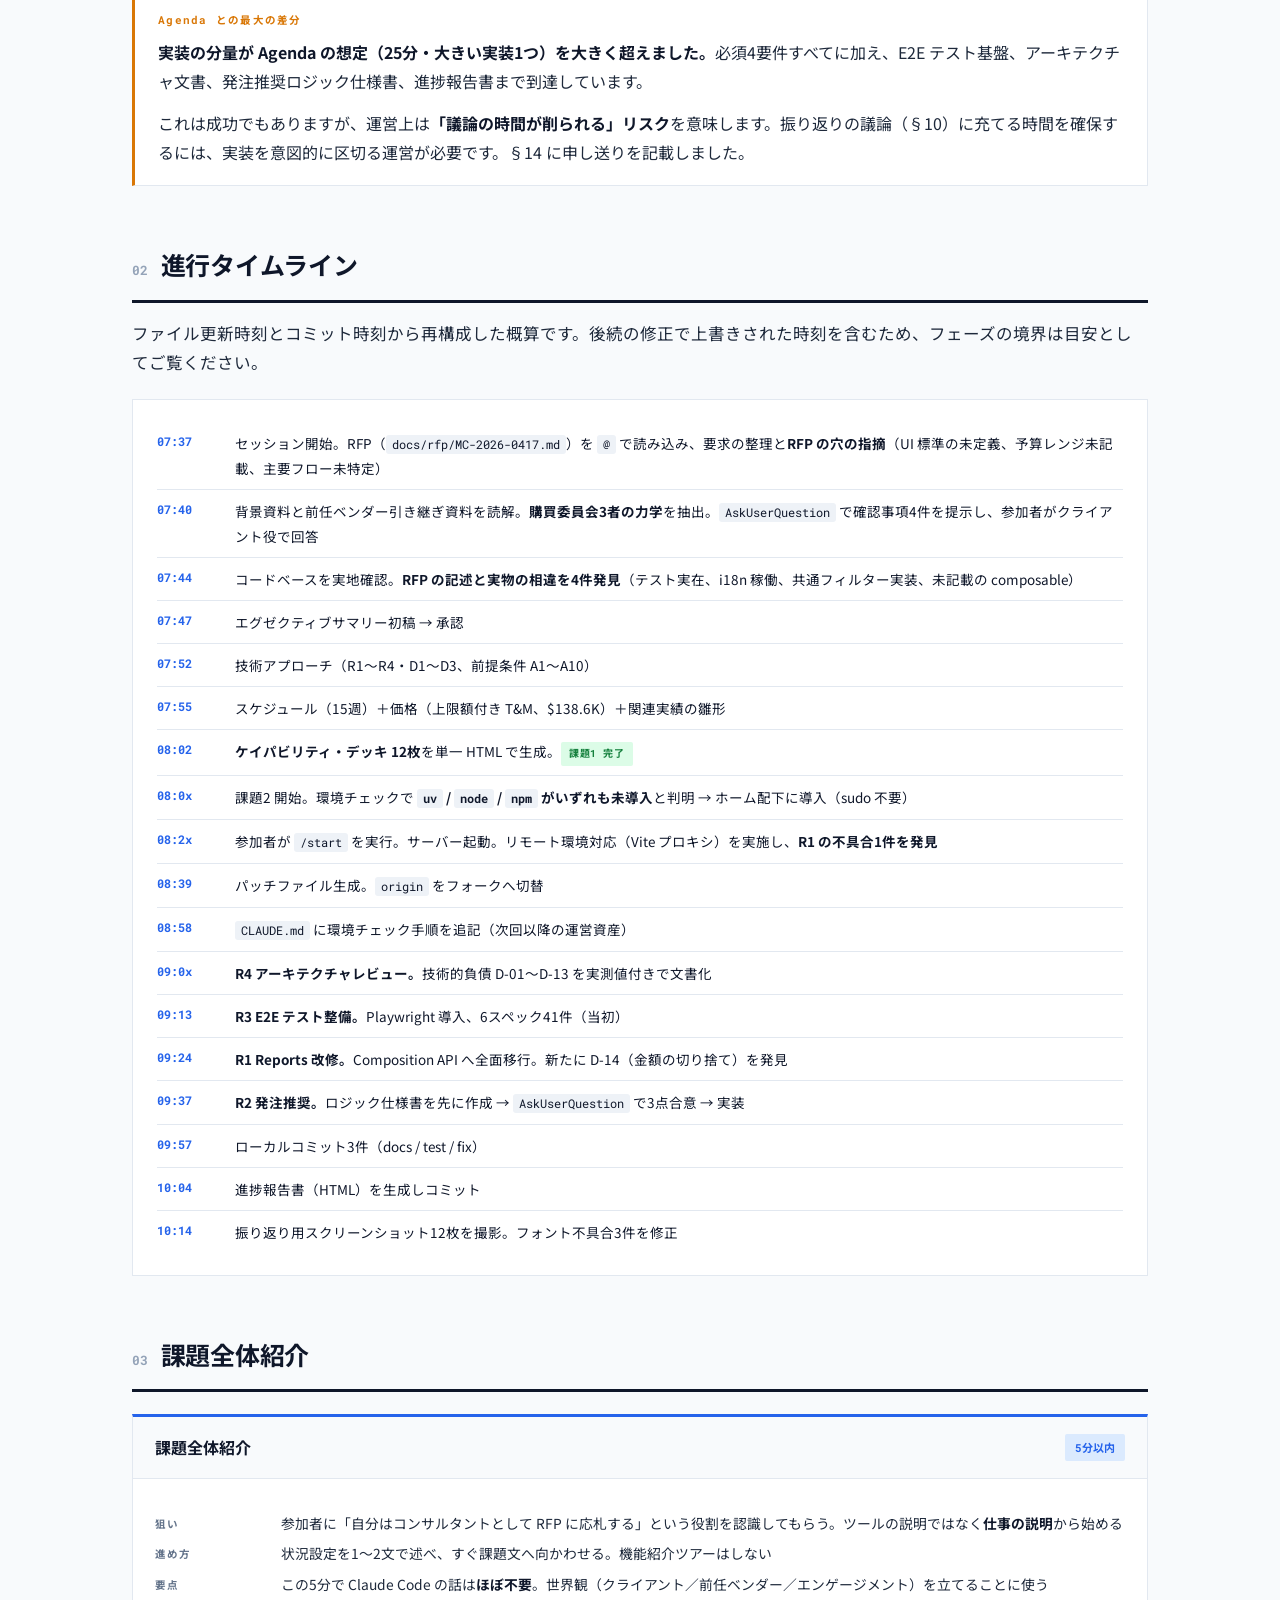
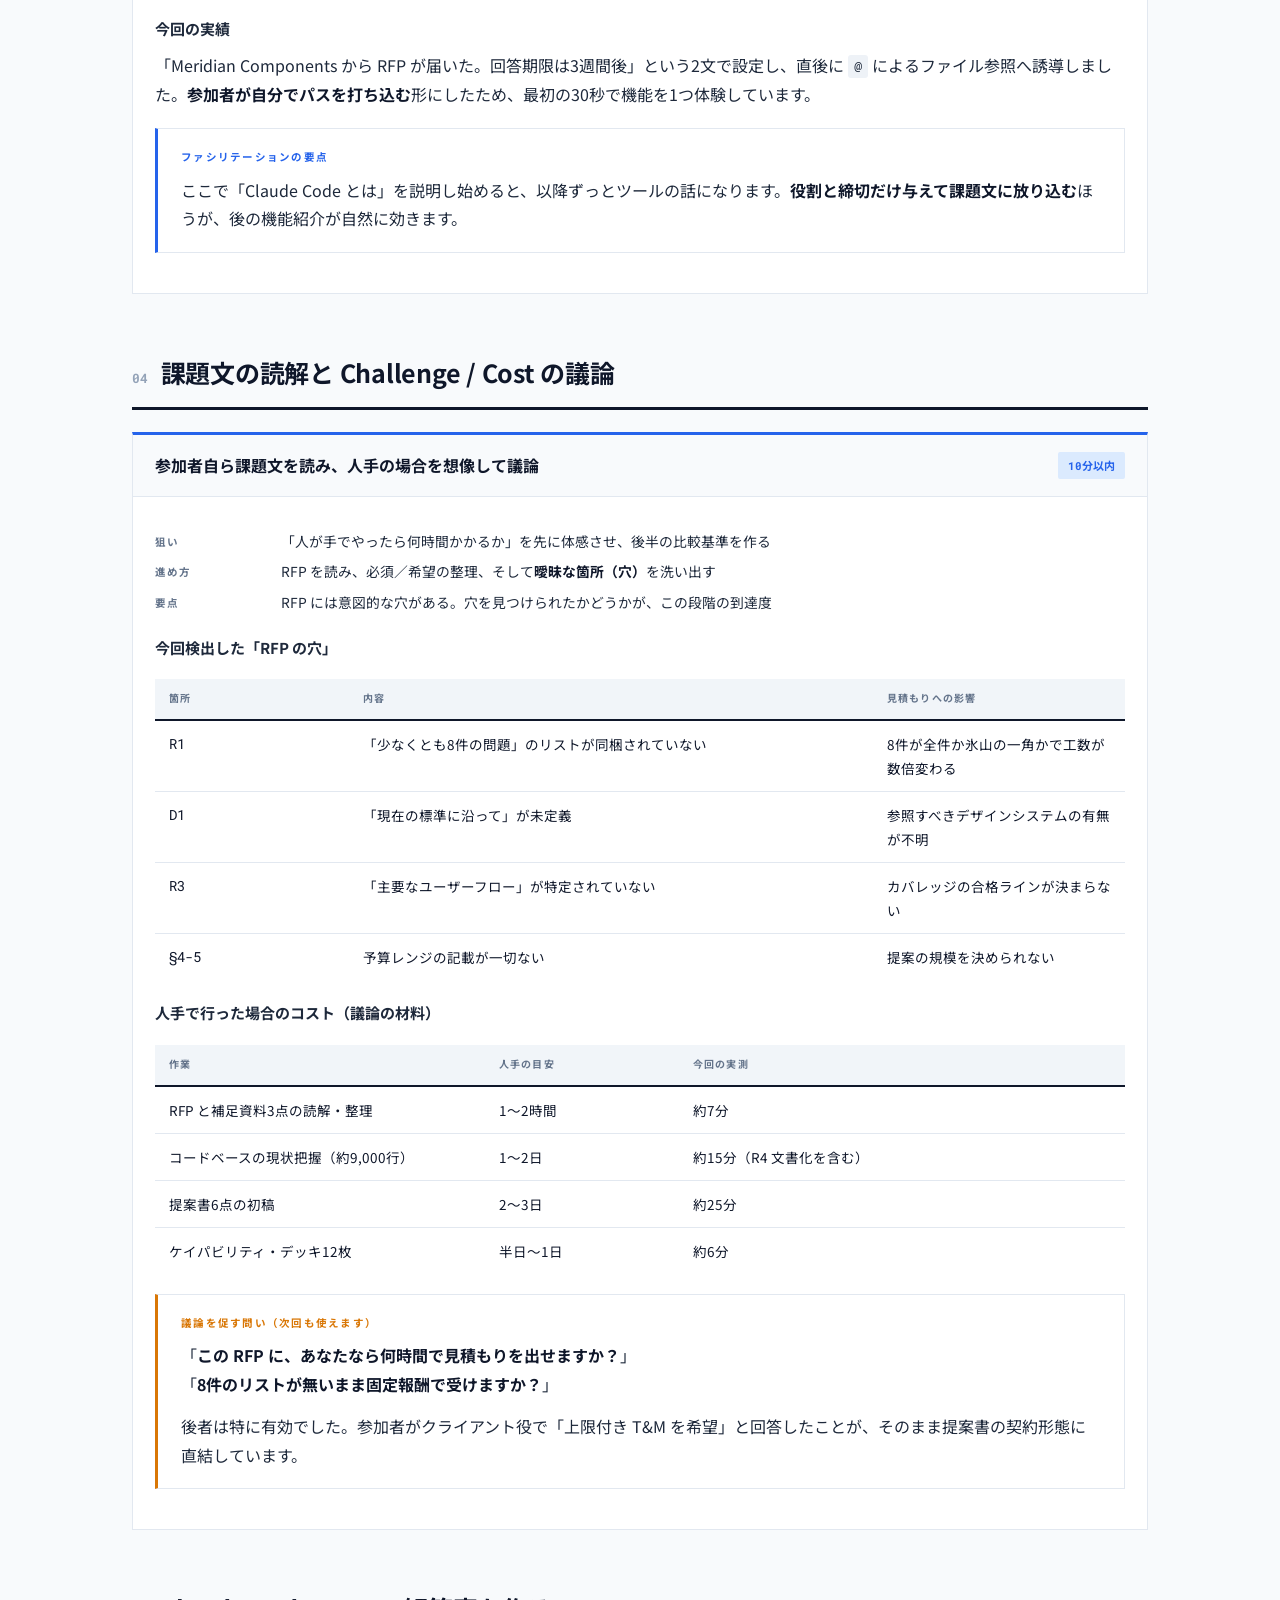
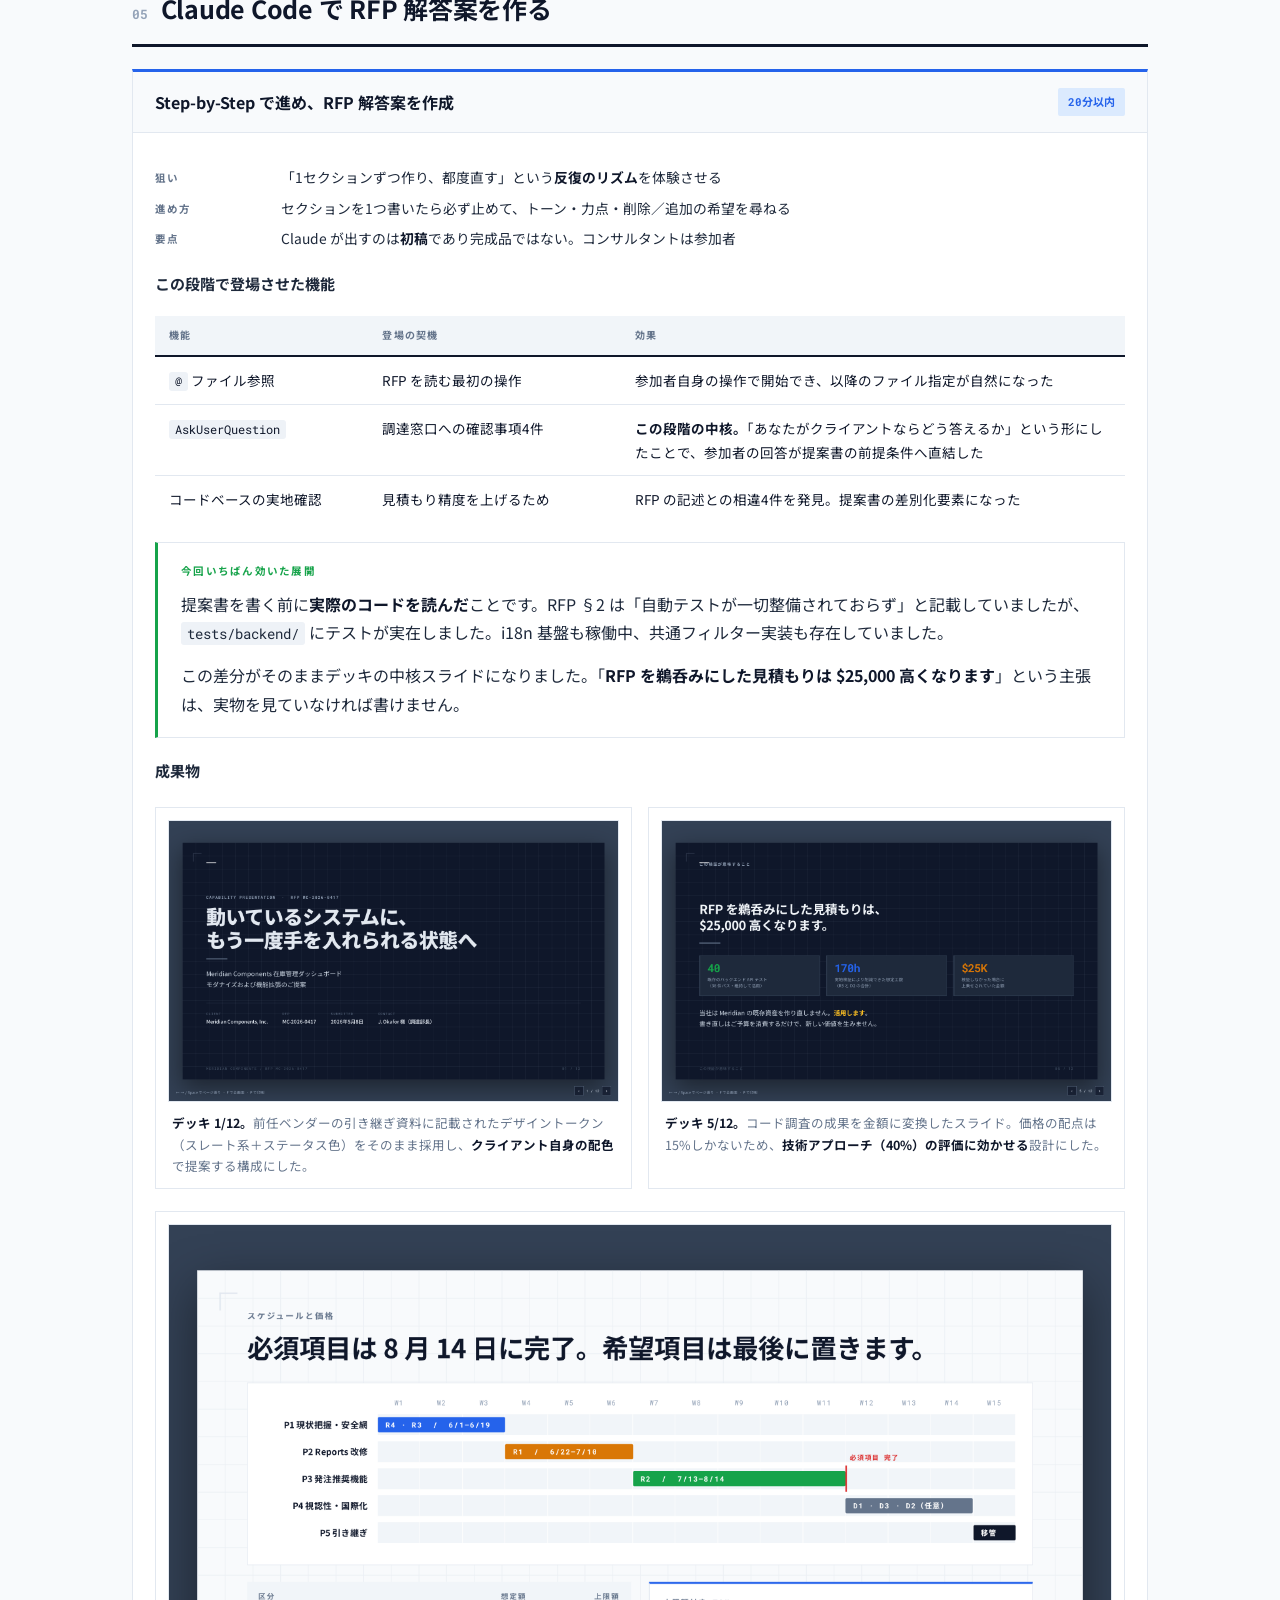
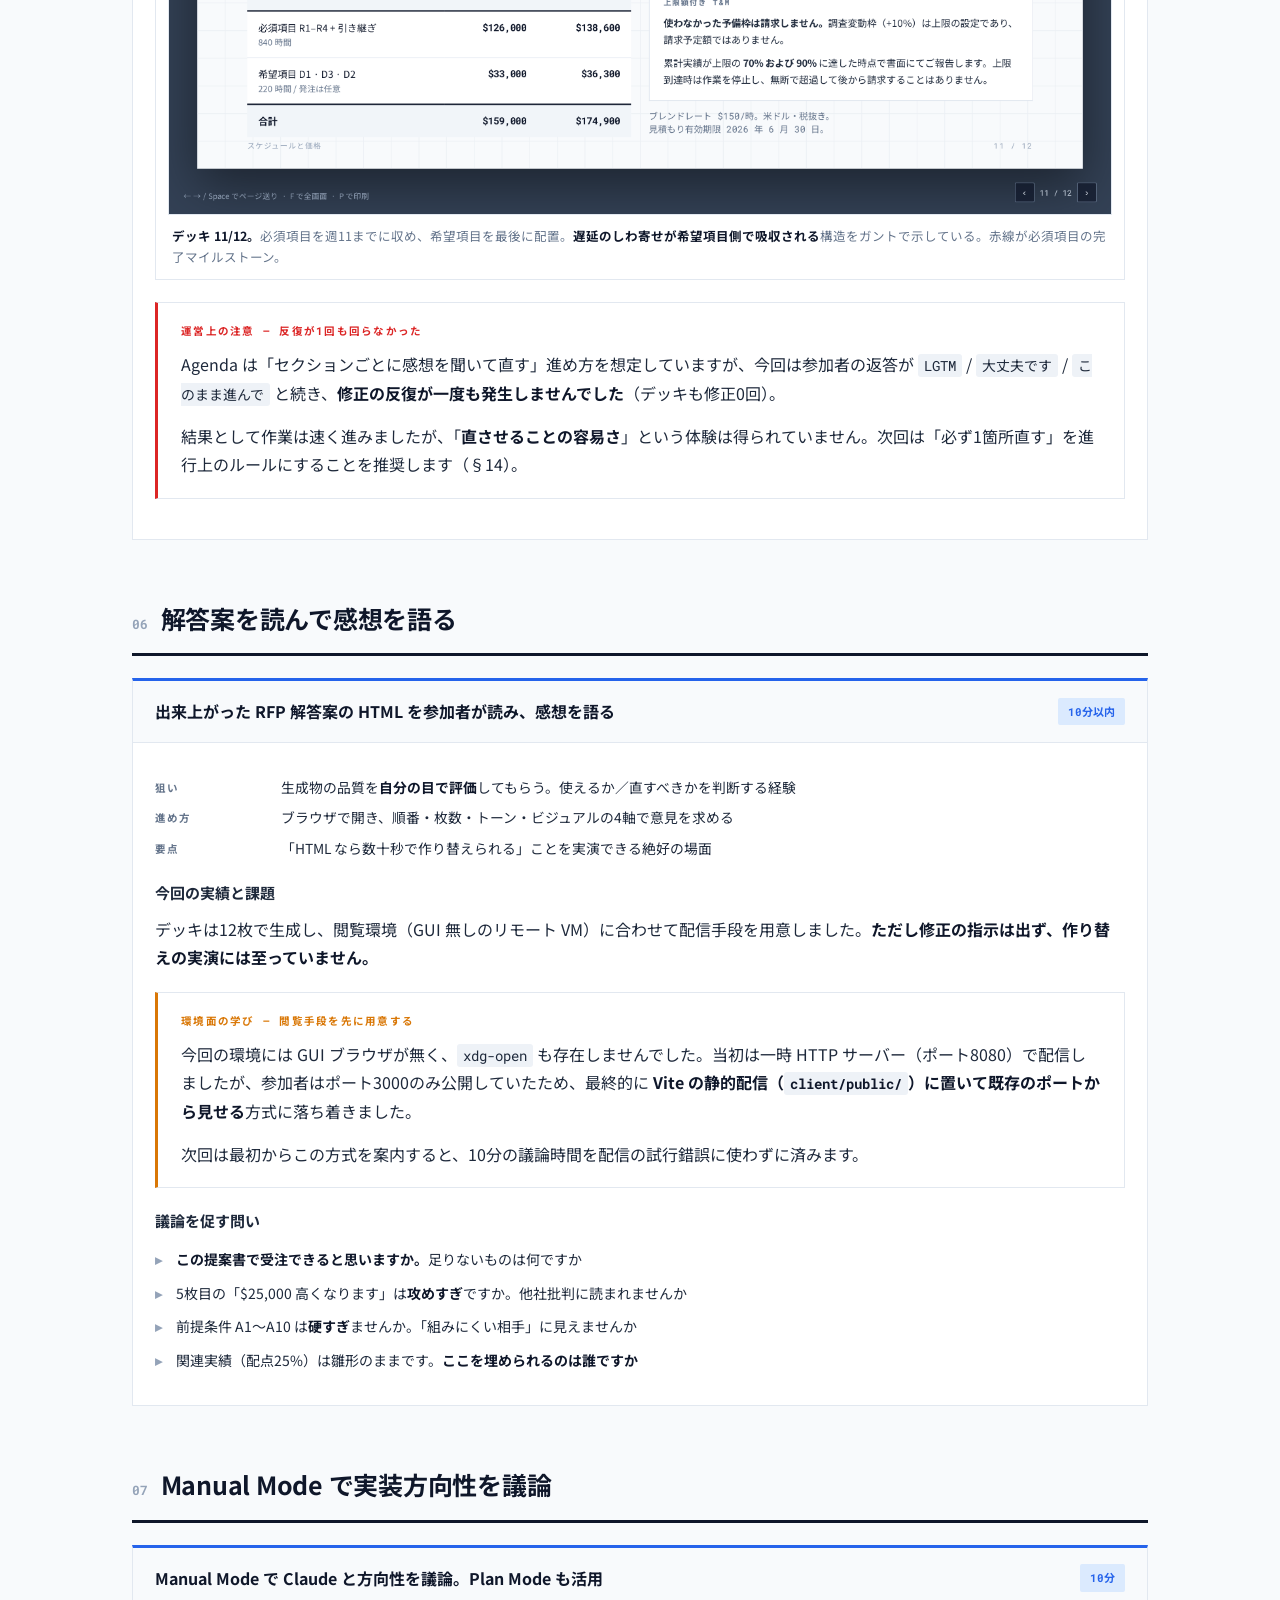
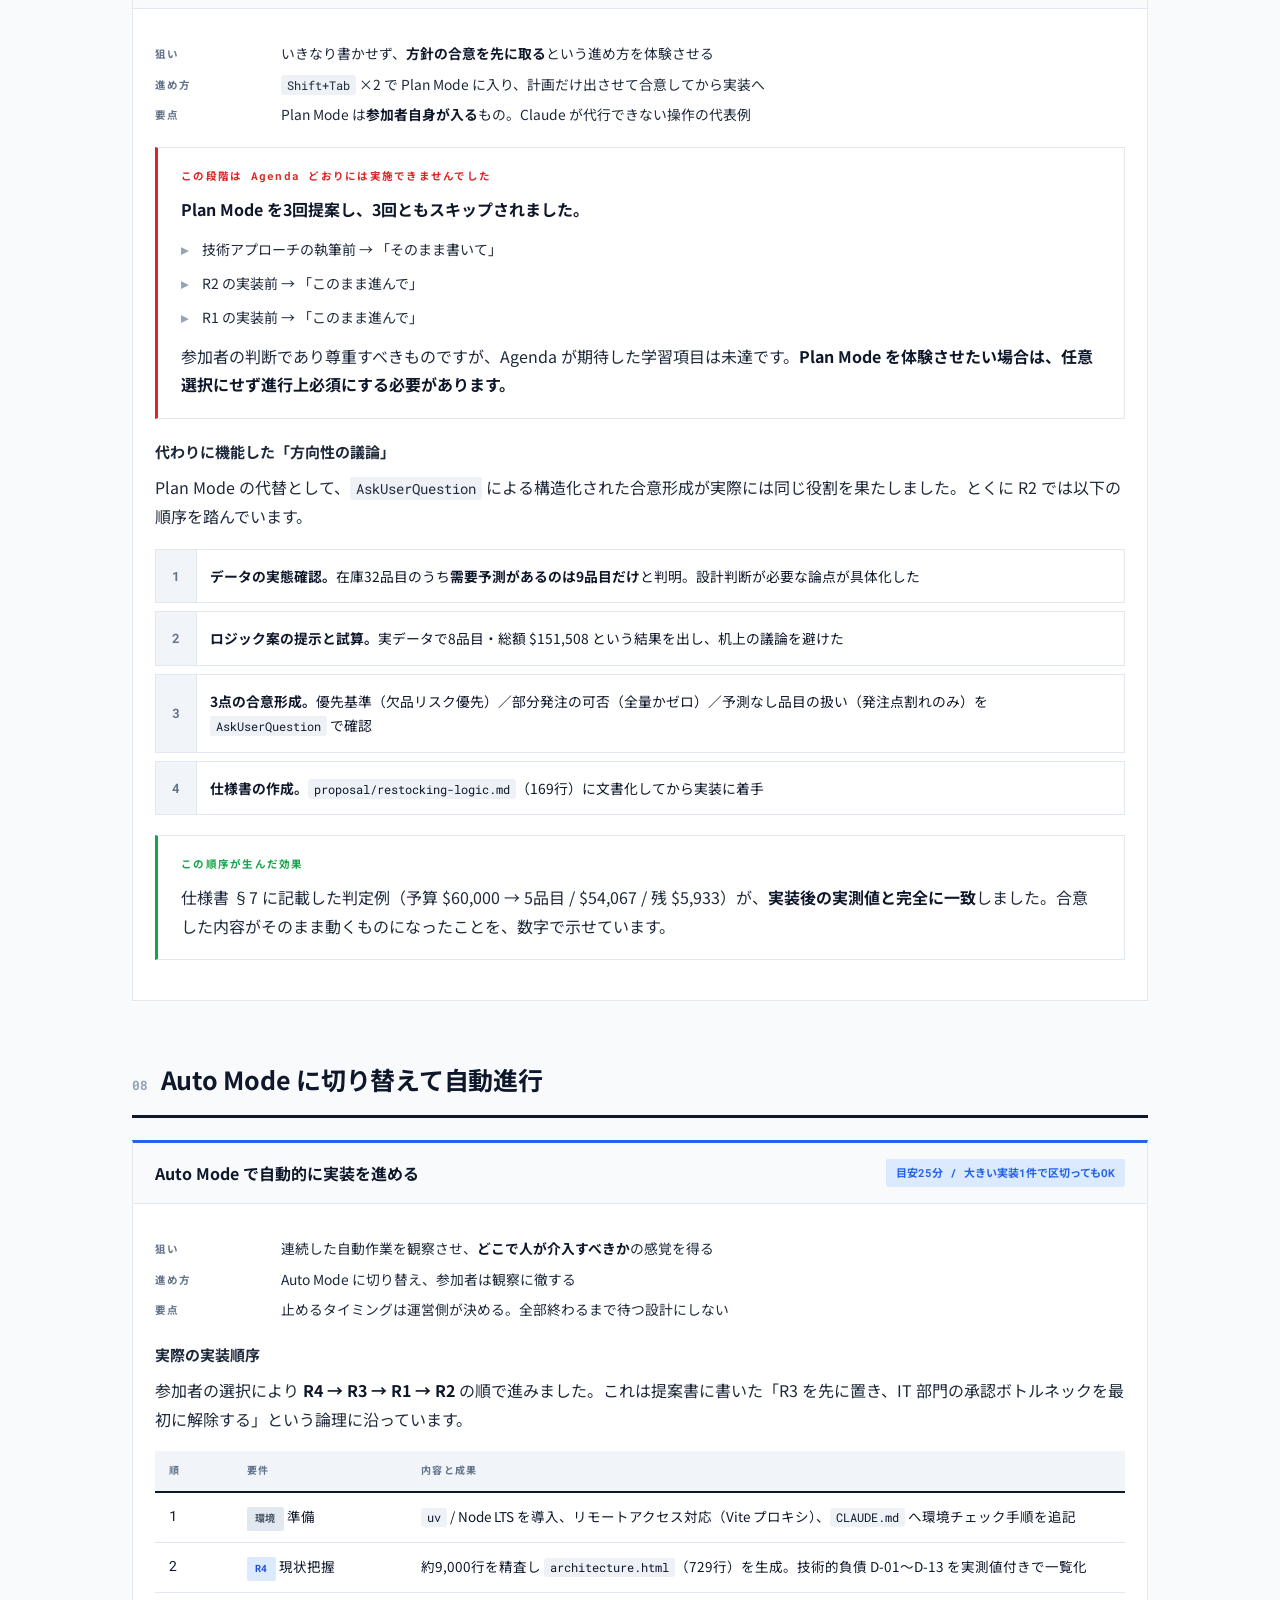
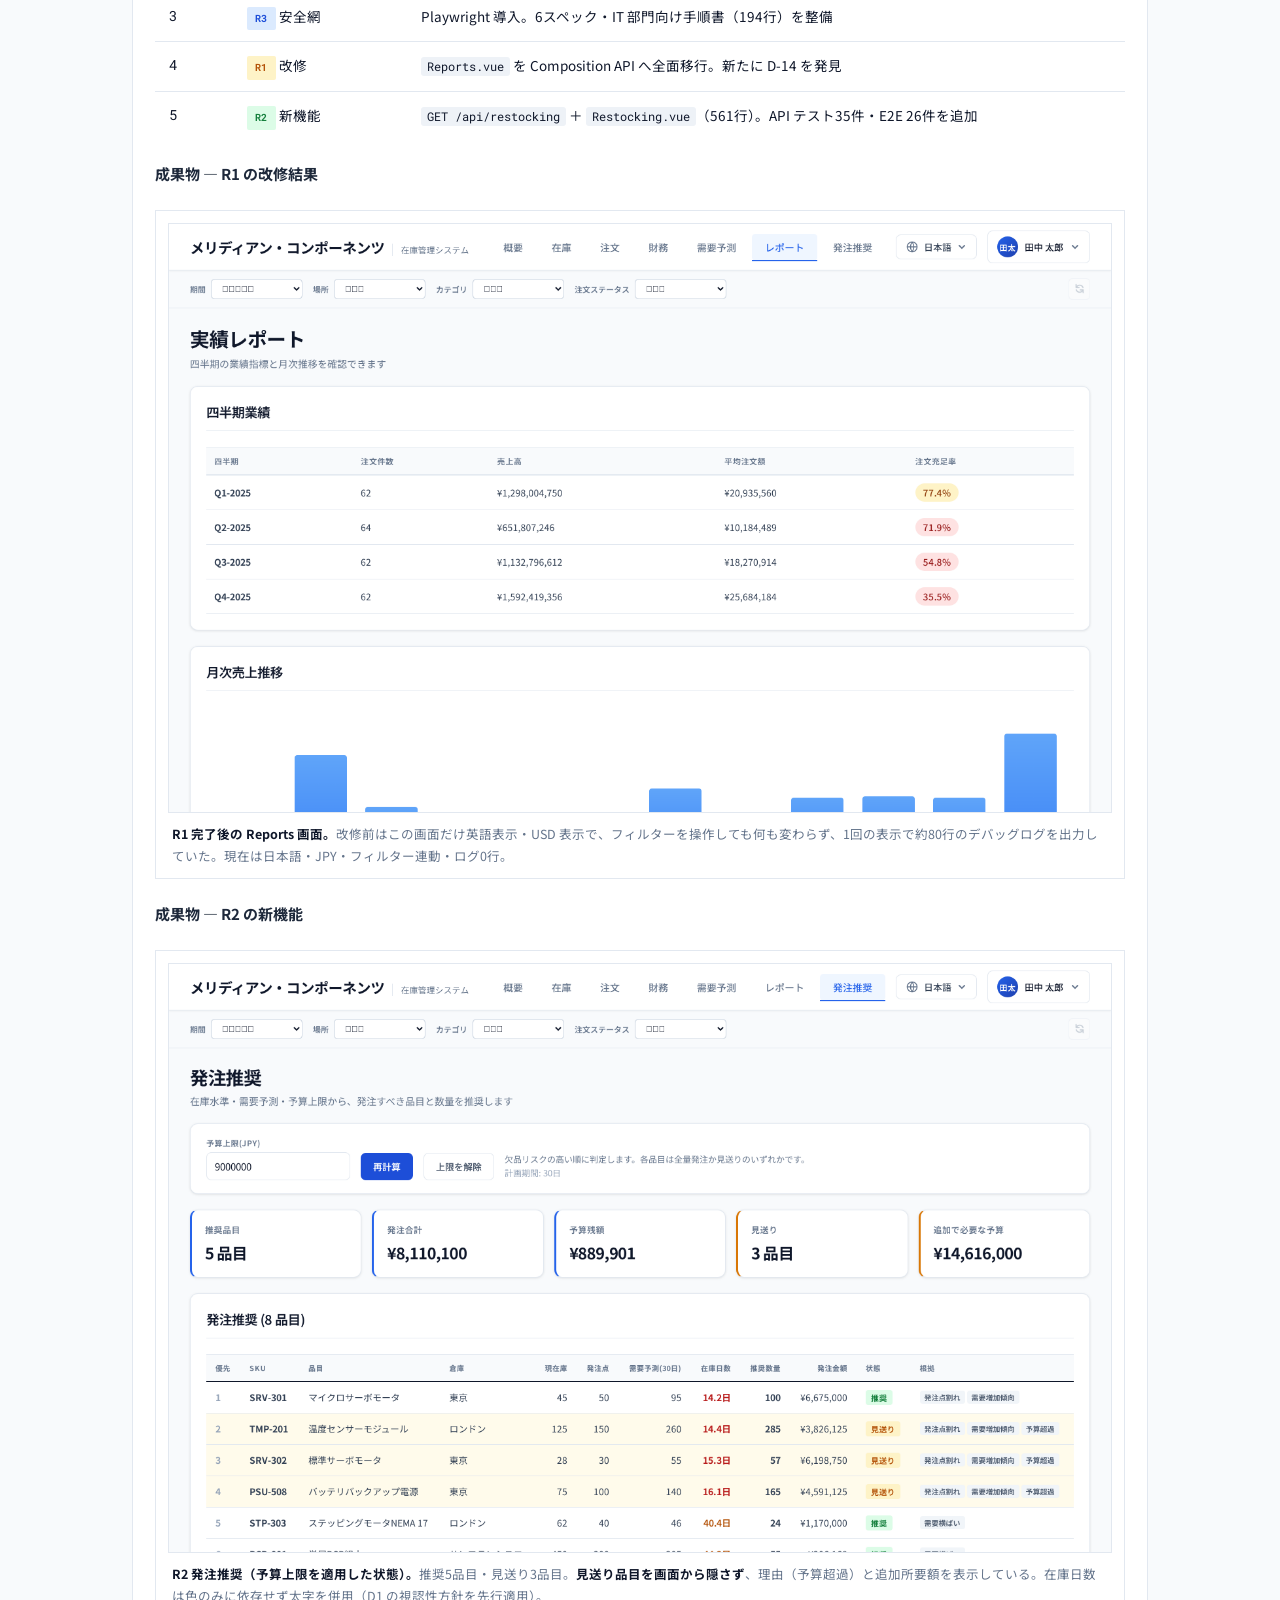
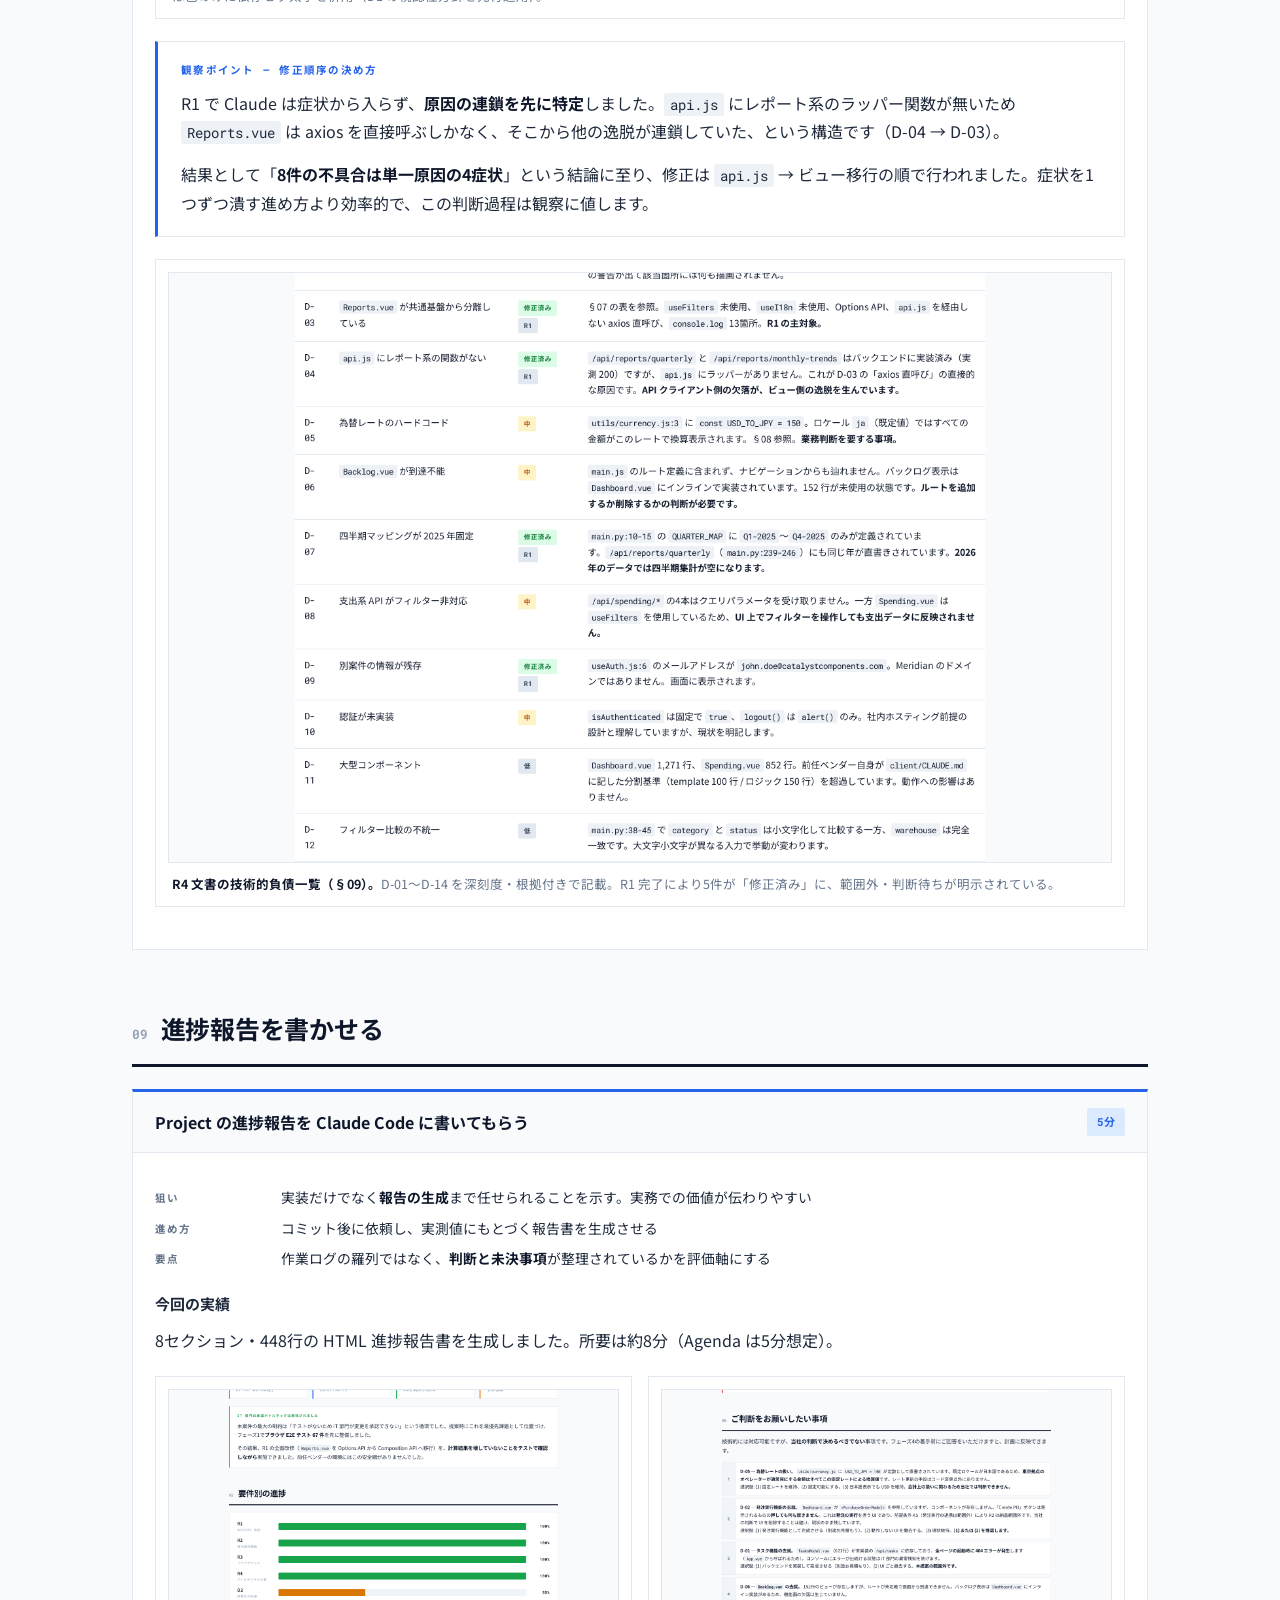
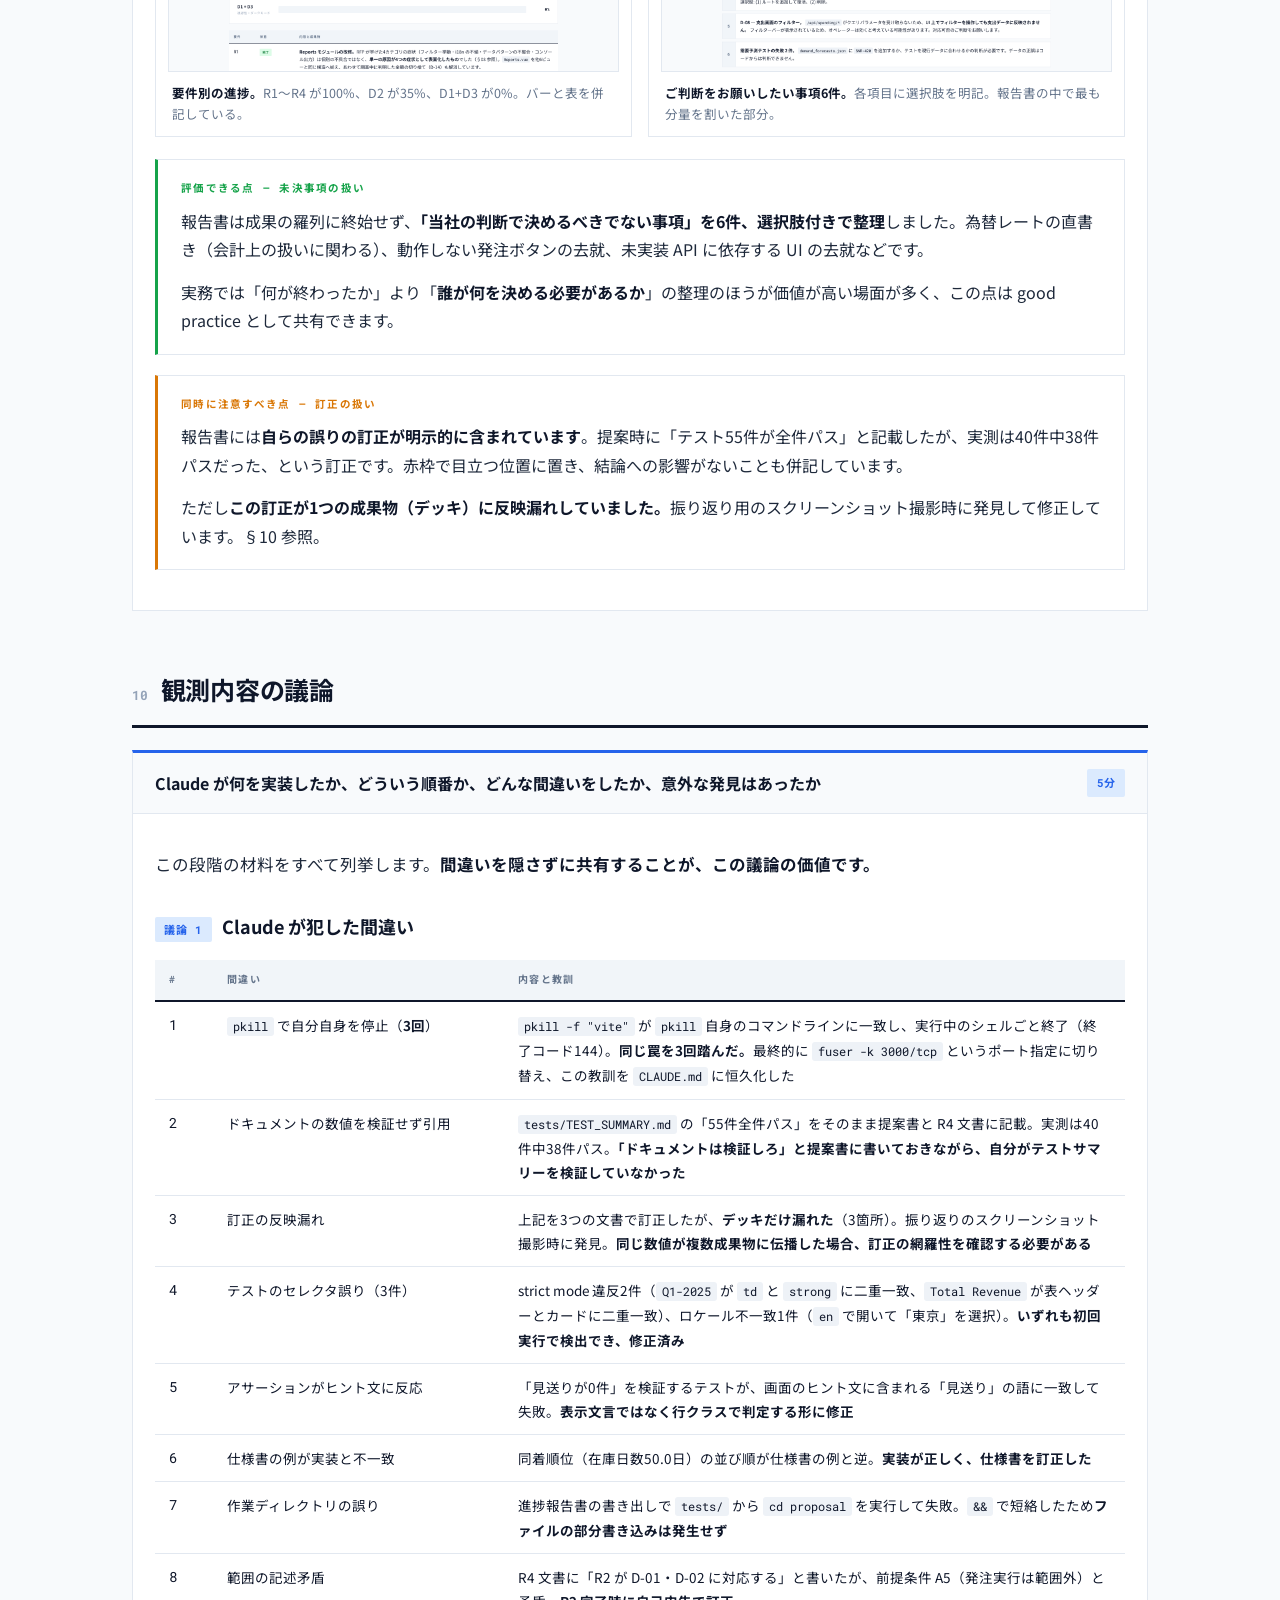
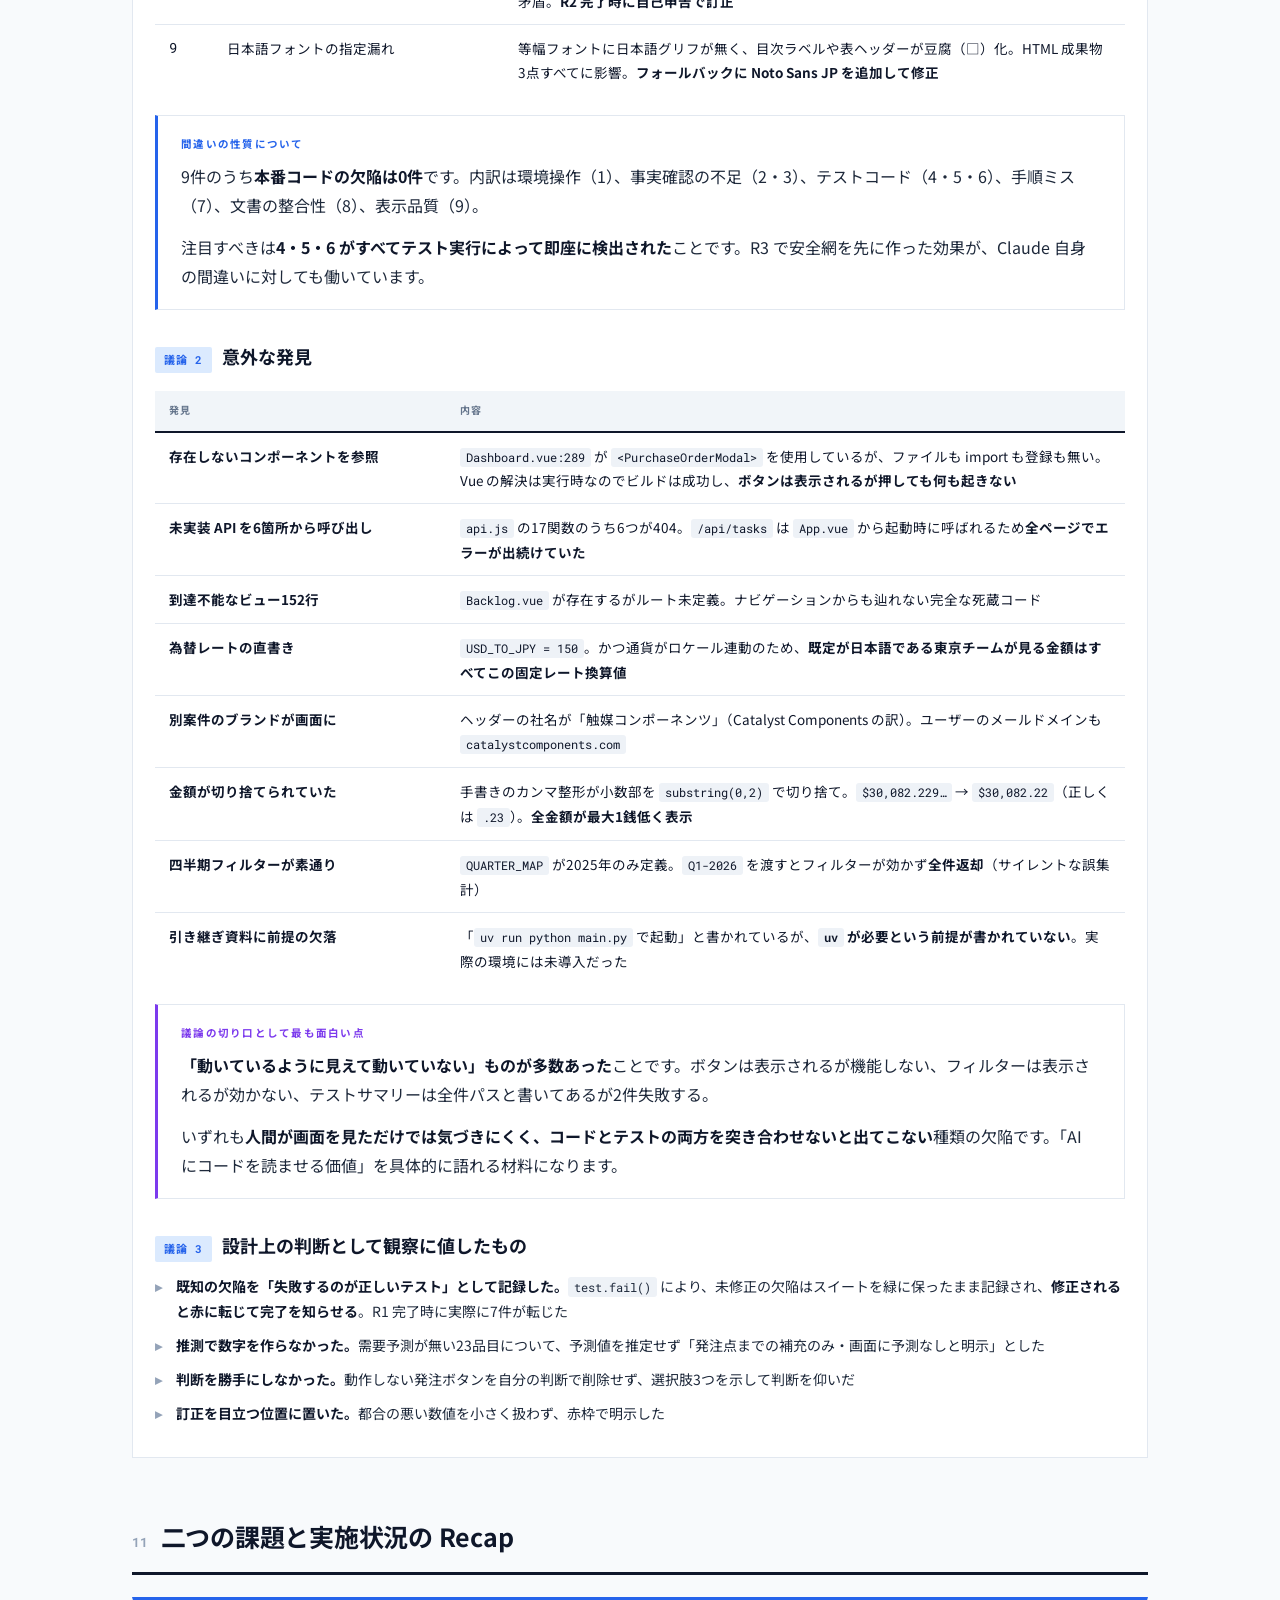
<file: instruction/04-workshop-retrospective.html>
<!DOCTYPE html>
<html lang="ja">
<head>
<meta charset="UTF-8">
<meta name="viewport" content="width=device-width, initial-scale=1.0">
<title>Claude Code ワークショップ 振り返り報告書</title>
<link rel="preconnect" href="https://fonts.googleapis.com">
<link rel="preconnect" href="https://fonts.gstatic.com" crossorigin>
<link href="https://fonts.googleapis.com/css2?family=Noto+Sans+JP:wght@400;500;700;900&family=Roboto+Mono:wght@400;500;700&display=swap" rel="stylesheet">
<style>
:root{
  --ink:#0f172a; --ink-2:#1e293b; --muted:#64748b; --muted-2:#94a3b8;
  --line:#e2e8f0; --bg:#f8fafc; --white:#fff;
  --green:#16a34a; --blue:#2563eb; --amber:#d97706; --red:#dc2626; --purple:#7c3aed;
  --sans:"Noto Sans JP","Hiragino Kaku Gothic ProN","Yu Gothic",Meiryo,sans-serif;
  --mono:"Roboto Mono","SF Mono",Consolas,"Noto Sans JP","Hiragino Kaku Gothic ProN",monospace;
}
*{margin:0;padding:0;box-sizing:border-box}
body{font-family:var(--sans);background:var(--bg);color:var(--ink);line-height:1.78;-webkit-font-smoothing:antialiased}
.wrap{max-width:1080px;margin:0 auto;padding:0 32px 110px}

header{background:var(--ink);color:#e2e8f0;padding:56px 0 46px;margin-bottom:44px;
  background-image:linear-gradient(rgba(148,163,184,.1) 1px,transparent 1px),linear-gradient(90deg,rgba(148,163,184,.1) 1px,transparent 1px);
  background-size:40px 40px}
header .wrap{padding-bottom:0}
.kicker{font-family:var(--mono);font-size:11.5px;font-weight:700;letter-spacing:.18em;color:var(--muted-2);text-transform:uppercase;margin-bottom:16px;display:flex;align-items:center;gap:12px}
.kicker .bar{width:30px;height:2px;background:currentColor}
header h1{font-size:40px;font-weight:900;letter-spacing:-.02em;line-height:1.26;color:#f1f5f9}
header p.sub{font-size:16.5px;color:#cbd5e1;margin-top:14px;max-width:800px}
.hmeta{display:flex;flex-wrap:wrap;gap:34px;margin-top:32px;padding-top:24px;border-top:1px solid rgba(148,163,184,.28)}
.hmeta div .k{font-family:var(--mono);font-size:10px;letter-spacing:.16em;color:var(--muted);text-transform:uppercase;margin-bottom:5px}
.hmeta div .v{font-size:14.5px;font-weight:500;color:#e2e8f0}

nav.toc{background:var(--white);border:1px solid var(--line);border-left:3px solid var(--ink);padding:22px 26px;margin-bottom:50px}
nav.toc .t{font-family:var(--mono);font-size:10.5px;font-weight:700;letter-spacing:.14em;color:var(--muted);margin-bottom:14px}
nav.toc ol{list-style:none;columns:2;column-gap:40px}
nav.toc li{margin-bottom:8px;font-size:14px;break-inside:avoid}
nav.toc a{text-decoration:none;color:var(--ink-2)}
nav.toc a:hover{color:var(--blue);text-decoration:underline}
nav.toc .g{font-family:var(--mono);font-size:10px;color:var(--muted-2);letter-spacing:.1em;margin:14px 0 8px;break-after:avoid}

section{margin-bottom:56px;scroll-margin-top:20px}
h2{font-size:25px;font-weight:700;letter-spacing:-.01em;margin-bottom:8px;padding-bottom:13px;border-bottom:3px solid var(--ink);display:flex;align-items:baseline;gap:13px}
h2 .num{font-family:var(--mono);font-size:13px;font-weight:700;color:var(--muted-2)}
h3{font-size:18px;font-weight:700;margin:30px 0 12px;display:flex;align-items:baseline;gap:10px}
h3 .t{font-family:var(--mono);font-size:11px;font-weight:700;color:var(--blue);background:#dbeafe;padding:3px 9px;border-radius:2px;letter-spacing:.06em;white-space:nowrap}
h4{font-size:15px;font-weight:700;margin:20px 0 8px;color:var(--ink-2)}
p{margin-bottom:14px;color:var(--ink-2)}
.lead{font-size:16.5px;color:var(--ink-2);margin:16px 0 22px}
code{font-family:var(--mono);font-size:.87em;background:#eef2f7;padding:2px 6px;border-radius:3px}
strong{font-weight:700;color:var(--ink)}

table{width:100%;border-collapse:collapse;background:var(--white);margin:18px 0;font-size:13.5px}
th,td{text-align:left;padding:11px 14px;border-bottom:1px solid var(--line);vertical-align:top}
th{font-family:var(--mono);font-size:10px;font-weight:700;letter-spacing:.12em;color:var(--muted);background:#f1f5f9;border-bottom:2px solid var(--ink);white-space:nowrap}
td.num{font-family:var(--mono);text-align:right;white-space:nowrap;font-weight:700}
td.mono{font-family:var(--mono)}
tbody tr:last-child td{border-bottom:none}
tr.tot td{background:#f1f5f9;font-weight:700;border-top:2px solid var(--ink)}

.chip{display:inline-block;font-family:var(--mono);font-size:10px;font-weight:700;letter-spacing:.06em;padding:3px 8px;border-radius:2px;white-space:nowrap}
.chip.g{background:#dcfce7;color:#15803d}
.chip.b{background:#dbeafe;color:#1d4ed8}
.chip.a{background:#fef3c7;color:#b45309}
.chip.r{background:#fee2e2;color:#b91c1c}
.chip.n{background:#e2e8f0;color:#475569}
.chip.p{background:#ede9fe;color:#6d28d9}

.box{background:var(--white);border:1px solid var(--line);border-left:3px solid var(--muted);padding:19px 23px;margin:20px 0}
.box .h{font-family:var(--mono);font-size:10.5px;font-weight:700;letter-spacing:.12em;color:var(--muted);margin-bottom:9px}
.box p:last-child{margin-bottom:0}
.box.b{border-left-color:var(--blue)} .box.b .h{color:var(--blue)}
.box.g{border-left-color:var(--green)} .box.g .h{color:var(--green)}
.box.a{border-left-color:var(--amber)} .box.a .h{color:var(--amber)}
.box.r{border-left-color:var(--red)} .box.r .h{color:var(--red)}
.box.p{border-left-color:var(--purple)} .box.p .h{color:var(--purple)}

.stats{display:grid;grid-template-columns:repeat(auto-fit,minmax(160px,1fr));gap:14px;margin:22px 0}
.stat{background:var(--white);border:1px solid var(--line);border-left:3px solid var(--ink);padding:17px 19px}
.stat .v{font-family:var(--mono);font-size:26px;font-weight:700;line-height:1;letter-spacing:-.02em}
.stat .k{font-size:11.5px;color:var(--muted);margin-top:8px;line-height:1.55}
.stat.g{border-left-color:var(--green)} .stat.g .v{color:var(--green)}
.stat.b{border-left-color:var(--blue)}  .stat.b .v{color:var(--blue)}
.stat.a{border-left-color:var(--amber)} .stat.a .v{color:var(--amber)}
.stat.r{border-left-color:var(--red)}   .stat.r .v{color:var(--red)}
.stat.p{border-left-color:var(--purple)}.stat.p .v{color:var(--purple)}

figure{margin:22px 0;background:var(--white);border:1px solid var(--line);padding:12px}
figure img{width:100%;display:block;border:1px solid var(--line)}
figcaption{font-size:12.5px;color:var(--muted);margin-top:10px;padding:0 4px;line-height:1.7}
figcaption b{color:var(--ink);font-weight:700}
.figs2{display:grid;grid-template-columns:1fr 1fr;gap:16px;margin:22px 0}
.figs2 figure{margin:0}

ul.plain{list-style:none;margin:12px 0}
ul.plain li{padding-left:21px;position:relative;margin-bottom:9px;font-size:14px;color:var(--ink-2)}
ul.plain li::before{content:"▸";position:absolute;left:0;color:var(--muted-2);font-weight:700}

ol.seq{counter-reset:sq;list-style:none;margin:18px 0}
ol.seq li{counter-increment:sq;background:var(--white);border:1px solid var(--line);padding:14px 17px 14px 54px;position:relative;margin-bottom:8px;font-size:13.8px}
ol.seq li::before{content:counter(sq);position:absolute;left:0;top:0;bottom:0;width:40px;display:flex;align-items:center;justify-content:center;background:#f1f5f9;border-right:1px solid var(--line);font-family:var(--mono);font-size:12.5px;font-weight:700;color:var(--muted)}

/* agenda stage card */
.stage{background:var(--white);border:1px solid var(--line);border-top:3px solid var(--blue);padding:0;margin:22px 0}
.stage>.hd{padding:16px 22px;border-bottom:1px solid var(--line);background:#f8fafc;display:flex;justify-content:space-between;align-items:center;gap:14px;flex-wrap:wrap}
.stage>.hd .ttl{font-size:16px;font-weight:700}
.stage>.hd .tm{font-family:var(--mono);font-size:11px;font-weight:700;color:var(--blue);background:#dbeafe;padding:4px 10px;border-radius:2px;white-space:nowrap}
.stage>.bd{padding:20px 22px}
.stage>.bd h4:first-child{margin-top:0}
.kv{display:grid;grid-template-columns:112px 1fr;gap:6px 14px;font-size:13.8px;margin:12px 0}
.kv dt{font-family:var(--mono);font-size:10.5px;font-weight:700;letter-spacing:.08em;color:var(--muted);padding-top:4px}
.kv dd{color:var(--ink-2)}

.timeline{background:var(--white);border:1px solid var(--line);padding:22px 24px;margin:20px 0}
.tlrow{display:grid;grid-template-columns:62px 1fr;gap:16px;padding:9px 0;border-bottom:1px solid var(--line);font-size:13.5px}
.tlrow:last-child{border-bottom:none}
.tlrow .t{font-family:var(--mono);font-size:12px;font-weight:700;color:var(--blue)}

footer{border-top:1px solid var(--line);margin-top:64px;padding-top:26px;font-family:var(--mono);font-size:11.5px;color:var(--muted-2);line-height:2}

@media print{body{background:#fff}header{background:var(--ink)!important;-webkit-print-color-adjust:exact;print-color-adjust:exact}section{page-break-inside:avoid}nav.toc{display:none}figure{page-break-inside:avoid}}
@media (max-width:820px){.wrap{padding:0 20px 60px}header h1{font-size:29px}nav.toc ol{columns:1}.figs2{grid-template-columns:1fr}.kv{grid-template-columns:1fr}}
</style>
</head>
<body>

<header>
  <div class="wrap">
    <div class="kicker"><span class="bar"></span>WORKSHOP RETROSPECTIVE</div>
    <h1>Claude Code ワークショップ<br>振り返り報告書</h1>
    <p class="sub">Meridian Components 在庫ダッシュボード案件を題材とした、提案書作成（課題1）と実装（課題2）の実施記録。Agenda の各段階について、狙い・進め方・要点・実績・成果物を記載します。</p>
    <div class="hmeta">
      <div><div class="k">Date</div><div class="v">2026年8月19日</div></div>
      <div><div class="k">Duration</div><div class="v">約 2 時間 37 分（07:37 – 10:14）</div></div>
      <div><div class="k">Scenario</div><div class="v">RFP MC-2026-0417 / Meridian Components</div></div>
      <div><div class="k">Model</div><div class="v">Claude Opus 5（1M context）</div></div>
      <div><div class="k">Result</div><div class="v">課題1・課題2 ともに完了</div></div>
    </div>
  </div>
</header>

<div class="wrap">

<nav class="toc">
  <div class="t">目次</div>
  <ol>
    <li class="g">全体</li>
    <li><a href="#s0">01 — 実施サマリー</a></li>
    <li><a href="#s1">02 — 進行タイムライン</a></li>
    <li class="g">ワークショップ前半（課題1）</li>
    <li><a href="#a1">03 — 課題全体紹介</a></li>
    <li><a href="#a2">04 — 課題文の読解と Challenge/Cost の議論</a></li>
    <li><a href="#a3">05 — Claude Code で RFP 解答案を作る</a></li>
    <li><a href="#a4">06 — 解答案を読んで感想を語る</a></li>
    <li class="g">ワークショップ後半（課題2）</li>
    <li><a href="#b1">07 — Manual Mode で方向性を議論</a></li>
    <li><a href="#b2">08 — Auto Mode に切り替えて自動進行</a></li>
    <li><a href="#b3">09 — 進捗報告を書かせる</a></li>
    <li><a href="#b4">10 — 観測内容の議論</a></li>
    <li class="g">まとめ</li>
    <li><a href="#c1">11 — 二つの課題と実施状況の Recap</a></li>
    <li><a href="#c2">12 — 重要ポイントと知識点の Recap</a></li>
    <li><a href="#c3">13 — 感想と活用想定のための材料</a></li>
    <li><a href="#c4">14 — 次回運営への申し送り</a></li>
  </ol>
</nav>

<!-- ============================ 01 ============================ -->
<section id="s0">
  <h2><span class="num">01</span>実施サマリー</h2>
  <p class="lead">課題1（提案書作成）と課題2（実装）の両方を完了しました。課題2 では RFP の必須要件 <strong>R1〜R4 のすべて</strong>に対応しています。</p>

  <div class="stats">
    <div class="stat g"><div class="v">4 / 4</div><div class="k">必須要件<br>R1・R2・R3・R4 完了</div></div>
    <div class="stat b"><div class="v">142</div><div class="k">自動テスト<br>E2E 67 + API 75</div></div>
    <div class="stat p"><div class="v">9</div><div class="k">成果物<br>提案書6 + 文書3</div></div>
    <div class="stat a"><div class="v">14</div><div class="k">検出した技術的負債<br>うち 5 件を解消</div></div>
    <div class="stat n"><div class="v">4</div><div class="k">ローカルコミット<br>プッシュは未実施</div></div>
  </div>

  <table>
    <thead><tr><th style="width:16%">区分</th><th style="width:26%">Agenda 上の想定</th><th>実際</th></tr></thead>
    <tbody>
      <tr><td>課題1</td><td>RFP 解答案の作成（20分）</td><td>提案書6点（エグゼクティブサマリー / 技術アプローチ / スケジュール / 価格 / 関連実績 / 12枚デッキ）を作成。<strong>約25分</strong></td></tr>
      <tr><td>課題2</td><td>「一つ目の大きい実装が終わる時点で止めてもOK」（25分目安）</td><td><strong>必須4要件すべてを完了。</strong>R4 → R3 → R1 → R2 の順。約1時間20分</td></tr>
      <tr><td>進捗報告</td><td>Claude Code に書かせる（5分）</td><td>HTML 進捗報告書（448行）を生成。<strong>約8分</strong></td></tr>
      <tr><td>Plan Mode</td><td>後半で活用</td><td><span class="chip r">未実施</span> 3回提案したが参加者が毎回スキップを選択（§07・§14 参照）</td></tr>
      <tr><td>サブエージェント</td><td>—</td><td><span class="chip r">未実施</span> <code>vue-expert</code> を提示したが参加者が「そのまま書いて」を選択</td></tr>
    </tbody>
  </table>

  <div class="box a">
    <div class="h">Agenda との最大の差分</div>
    <p><strong>実装の分量が Agenda の想定（25分・大きい実装1つ）を大きく超えました。</strong>必須4要件すべてに加え、E2E テスト基盤、アーキテクチャ文書、発注推奨ロジック仕様書、進捗報告書まで到達しています。</p>
    <p>これは成功でもありますが、運営上は<strong>「議論の時間が削られる」リスク</strong>を意味します。振り返りの議論（§10）に充てる時間を確保するには、実装を意図的に区切る運営が必要です。§14 に申し送りを記載しました。</p>
  </div>
</section>

<!-- ============================ 02 ============================ -->
<section id="s1">
  <h2><span class="num">02</span>進行タイムライン</h2>
  <p class="lead">ファイル更新時刻とコミット時刻から再構成した概算です。後続の修正で上書きされた時刻を含むため、フェーズの境界は目安としてご覧ください。</p>

  <div class="timeline">
    <div class="tlrow"><div class="t">07:37</div><div>セッション開始。RFP（<code>docs/rfp/MC-2026-0417.md</code>）を <code>@</code> で読み込み、要求の整理と<strong>RFP の穴の指摘</strong>（UI 標準の未定義、予算レンジ未記載、主要フロー未特定）</div></div>
    <div class="tlrow"><div class="t">07:40</div><div>背景資料と前任ベンダー引き継ぎ資料を読解。<strong>購買委員会3者の力学</strong>を抽出。<code>AskUserQuestion</code> で確認事項4件を提示し、参加者がクライアント役で回答</div></div>
    <div class="tlrow"><div class="t">07:44</div><div>コードベースを実地確認。<strong>RFP の記述と実物の相違を4件発見</strong>（テスト実在、i18n 稼働、共通フィルター実装、未記載の composable）</div></div>
    <div class="tlrow"><div class="t">07:47</div><div>エグゼクティブサマリー初稿 → 承認</div></div>
    <div class="tlrow"><div class="t">07:52</div><div>技術アプローチ（R1〜R4・D1〜D3、前提条件 A1〜A10）</div></div>
    <div class="tlrow"><div class="t">07:55</div><div>スケジュール（15週）＋価格（上限額付き T&amp;M、$138.6K）＋関連実績の雛形</div></div>
    <div class="tlrow"><div class="t">08:02</div><div><strong>ケイパビリティ・デッキ 12枚</strong>を単一 HTML で生成。<span class="chip g">課題1 完了</span></div></div>
    <div class="tlrow"><div class="t">08:0x</div><div>課題2 開始。環境チェックで <strong><code>uv</code> / <code>node</code> / <code>npm</code> がいずれも未導入</strong>と判明 → ホーム配下に導入（sudo 不要）</div></div>
    <div class="tlrow"><div class="t">08:2x</div><div>参加者が <code>/start</code> を実行。サーバー起動。リモート環境対応（Vite プロキシ）を実施し、<strong>R1 の不具合1件を発見</strong></div></div>
    <div class="tlrow"><div class="t">08:39</div><div>パッチファイル生成。<code>origin</code> をフォークへ切替</div></div>
    <div class="tlrow"><div class="t">08:58</div><div><code>CLAUDE.md</code> に環境チェック手順を追記（次回以降の運営資産）</div></div>
    <div class="tlrow"><div class="t">09:0x</div><div><strong>R4 アーキテクチャレビュー。</strong>技術的負債 D-01〜D-13 を実測値付きで文書化</div></div>
    <div class="tlrow"><div class="t">09:13</div><div><strong>R3 E2E テスト整備。</strong>Playwright 導入、6スペック41件（当初）</div></div>
    <div class="tlrow"><div class="t">09:24</div><div><strong>R1 Reports 改修。</strong>Composition API へ全面移行。新たに D-14（金額の切り捨て）を発見</div></div>
    <div class="tlrow"><div class="t">09:37</div><div><strong>R2 発注推奨。</strong>ロジック仕様書を先に作成 → <code>AskUserQuestion</code> で3点合意 → 実装</div></div>
    <div class="tlrow"><div class="t">09:57</div><div>ローカルコミット3件（docs / test / fix）</div></div>
    <div class="tlrow"><div class="t">10:04</div><div>進捗報告書（HTML）を生成しコミット</div></div>
    <div class="tlrow"><div class="t">10:14</div><div>振り返り用スクリーンショット12枚を撮影。フォント不具合3件を修正</div></div>
  </div>
</section>

<!-- ======================= 前半 A1 ======================= -->
<section id="a1">
  <h2><span class="num">03</span>課題全体紹介</h2>

  <div class="stage">
    <div class="hd"><div class="ttl">課題全体紹介</div><div class="tm">5分以内</div></div>
    <div class="bd">
      <dl class="kv">
        <dt>狙い</dt><dd>参加者に「自分はコンサルタントとして RFP に応札する」という役割を認識してもらう。ツールの説明ではなく<strong>仕事の説明</strong>から始める</dd>
        <dt>進め方</dt><dd>状況設定を1〜2文で述べ、すぐ課題文へ向かわせる。機能紹介ツアーはしない</dd>
        <dt>要点</dt><dd>この5分で Claude Code の話は<strong>ほぼ不要</strong>。世界観（クライアント／前任ベンダー／エンゲージメント）を立てることに使う</dd>
      </dl>

      <h4>今回の実績</h4>
      <p>「Meridian Components から RFP が届いた。回答期限は3週間後」という2文で設定し、直後に <code>@</code> によるファイル参照へ誘導しました。<strong>参加者が自分でパスを打ち込む</strong>形にしたため、最初の30秒で機能を1つ体験しています。</p>

      <div class="box b">
        <div class="h">ファシリテーションの要点</div>
        <p>ここで「Claude Code とは」を説明し始めると、以降ずっとツールの話になります。<strong>役割と締切だけ与えて課題文に放り込む</strong>ほうが、後の機能紹介が自然に効きます。</p>
      </div>
    </div>
  </div>
</section>

<!-- ======================= 前半 A2 ======================= -->
<section id="a2">
  <h2><span class="num">04</span>課題文の読解と Challenge / Cost の議論</h2>

  <div class="stage">
    <div class="hd"><div class="ttl">参加者自ら課題文を読み、人手の場合を想像して議論</div><div class="tm">10分以内</div></div>
    <div class="bd">
      <dl class="kv">
        <dt>狙い</dt><dd>「人が手でやったら何時間かかるか」を先に体感させ、後半の比較基準を作る</dd>
        <dt>進め方</dt><dd>RFP を読み、必須／希望の整理、そして<strong>曖昧な箇所（穴）</strong>を洗い出す</dd>
        <dt>要点</dt><dd>RFP には意図的な穴がある。穴を見つけられたかどうかが、この段階の到達度</dd>
      </dl>

      <h4>今回検出した「RFP の穴」</h4>
      <table>
        <thead><tr><th style="width:20%">箇所</th><th>内容</th><th style="width:26%">見積もりへの影響</th></tr></thead>
        <tbody>
          <tr><td class="mono">R1</td><td>「少なくとも8件の問題」のリストが同梱されていない</td><td>8件が全件か氷山の一角かで工数が数倍変わる</td></tr>
          <tr><td class="mono">D1</td><td>「現在の標準に沿って」が未定義</td><td>参照すべきデザインシステムの有無が不明</td></tr>
          <tr><td class="mono">R3</td><td>「主要なユーザーフロー」が特定されていない</td><td>カバレッジの合格ラインが決まらない</td></tr>
          <tr><td class="mono">§4-5</td><td>予算レンジの記載が一切ない</td><td>提案の規模を決められない</td></tr>
        </tbody>
      </table>

      <h4>人手で行った場合のコスト（議論の材料）</h4>
      <table>
        <thead><tr><th style="width:34%">作業</th><th style="width:20%">人手の目安</th><th>今回の実測</th></tr></thead>
        <tbody>
          <tr><td>RFP と補足資料3点の読解・整理</td><td>1〜2時間</td><td>約7分</td></tr>
          <tr><td>コードベースの現状把握（約9,000行）</td><td>1〜2日</td><td>約15分（R4 文書化を含む）</td></tr>
          <tr><td>提案書6点の初稿</td><td>2〜3日</td><td>約25分</td></tr>
          <tr><td>ケイパビリティ・デッキ12枚</td><td>半日〜1日</td><td>約6分</td></tr>
        </tbody>
      </table>

      <div class="box a">
        <div class="h">議論を促す問い（次回も使えます）</div>
        <p>「<strong>この RFP に、あなたなら何時間で見積もりを出せますか？</strong>」<br>「<strong>8件のリストが無いまま固定報酬で受けますか？</strong>」</p>
        <p>後者は特に有効でした。参加者がクライアント役で「上限付き T&amp;M を希望」と回答したことが、そのまま提案書の契約形態に直結しています。</p>
      </div>
    </div>
  </div>
</section>

<!-- ======================= 前半 A3 ======================= -->
<section id="a3">
  <h2><span class="num">05</span>Claude Code で RFP 解答案を作る</h2>

  <div class="stage">
    <div class="hd"><div class="ttl">Step-by-Step で進め、RFP 解答案を作成</div><div class="tm">20分以内</div></div>
    <div class="bd">
      <dl class="kv">
        <dt>狙い</dt><dd>「1セクションずつ作り、都度直す」という<strong>反復のリズム</strong>を体験させる</dd>
        <dt>進め方</dt><dd>セクションを1つ書いたら必ず止めて、トーン・力点・削除／追加の希望を尋ねる</dd>
        <dt>要点</dt><dd>Claude が出すのは<strong>初稿</strong>であり完成品ではない。コンサルタントは参加者</dd>
      </dl>

      <h4>この段階で登場させた機能</h4>
      <table>
        <thead><tr><th style="width:22%">機能</th><th style="width:26%">登場の契機</th><th>効果</th></tr></thead>
        <tbody>
          <tr><td><code>@</code> ファイル参照</td><td>RFP を読む最初の操作</td><td>参加者自身の操作で開始でき、以降のファイル指定が自然になった</td></tr>
          <tr><td><code>AskUserQuestion</code></td><td>調達窓口への確認事項4件</td><td><strong>この段階の中核。</strong>「あなたがクライアントならどう答えるか」という形にしたことで、参加者の回答が提案書の前提条件へ直結した</td></tr>
          <tr><td>コードベースの実地確認</td><td>見積もり精度を上げるため</td><td>RFP の記述との相違4件を発見。提案書の差別化要素になった</td></tr>
        </tbody>
      </table>

      <div class="box g">
        <div class="h">今回いちばん効いた展開</div>
        <p>提案書を書く前に<strong>実際のコードを読んだ</strong>ことです。RFP §2 は「自動テストが一切整備されておらず」と記載していましたが、<code>tests/backend/</code> にテストが実在しました。i18n 基盤も稼働中、共通フィルター実装も存在していました。</p>
        <p>この差分がそのままデッキの中核スライドになりました。「<strong>RFP を鵜呑みにした見積もりは $25,000 高くなります</strong>」という主張は、実物を見ていなければ書けません。</p>
      </div>

      <h4>成果物</h4>
      <div class="figs2">
        <figure>
          <img src="assets/deck-01-title.png" alt="ケイパビリティ・デッキ タイトルスライド">
          <figcaption><b>デッキ 1/12。</b>前任ベンダーの引き継ぎ資料に記載されたデザイントークン（スレート系＋ステータス色）をそのまま採用し、<b>クライアント自身の配色</b>で提案する構成にした。</figcaption>
        </figure>
        <figure>
          <img src="assets/deck-05-verification.png" alt="デッキ 5枚目 検証の意味">
          <figcaption><b>デッキ 5/12。</b>コード調査の成果を金額に変換したスライド。価格の配点は15%しかないため、<b>技術アプローチ（40%）の評価に効かせる</b>設計にした。</figcaption>
        </figure>
      </div>
      <figure>
        <img src="assets/deck-11-schedule.png" alt="デッキ 11枚目 スケジュールと価格">
        <figcaption><b>デッキ 11/12。</b>必須項目を週11までに収め、希望項目を最後に配置。<b>遅延のしわ寄せが希望項目側で吸収される</b>構造をガントで示している。赤線が必須項目の完了マイルストーン。</figcaption>
      </figure>

      <div class="box r">
        <div class="h">運営上の注意 — 反復が1回も回らなかった</div>
        <p>Agenda は「セクションごとに感想を聞いて直す」進め方を想定していますが、今回は参加者の返答が <code>LGTM</code> / <code>大丈夫です</code> / <code>このまま進んで</code> と続き、<strong>修正の反復が一度も発生しませんでした</strong>（デッキも修正0回）。</p>
        <p>結果として作業は速く進みましたが、「<strong>直させることの容易さ</strong>」という体験は得られていません。次回は「必ず1箇所直す」を進行上のルールにすることを推奨します（§14）。</p>
      </div>
    </div>
  </div>
</section>

<!-- ======================= 前半 A4 ======================= -->
<section id="a4">
  <h2><span class="num">06</span>解答案を読んで感想を語る</h2>

  <div class="stage">
    <div class="hd"><div class="ttl">出来上がった RFP 解答案の HTML を参加者が読み、感想を語る</div><div class="tm">10分以内</div></div>
    <div class="bd">
      <dl class="kv">
        <dt>狙い</dt><dd>生成物の品質を<strong>自分の目で評価</strong>してもらう。使えるか／直すべきかを判断する経験</dd>
        <dt>進め方</dt><dd>ブラウザで開き、順番・枚数・トーン・ビジュアルの4軸で意見を求める</dd>
        <dt>要点</dt><dd>「HTML なら数十秒で作り替えられる」ことを実演できる絶好の場面</dd>
      </dl>

      <h4>今回の実績と課題</h4>
      <p>デッキは12枚で生成し、閲覧環境（GUI 無しのリモート VM）に合わせて配信手段を用意しました。<strong>ただし修正の指示は出ず、作り替えの実演には至っていません。</strong></p>

      <div class="box a">
        <div class="h">環境面の学び — 閲覧手段を先に用意する</div>
        <p>今回の環境には GUI ブラウザが無く、<code>xdg-open</code> も存在しませんでした。当初は一時 HTTP サーバー（ポート8080）で配信しましたが、参加者はポート3000のみ公開していたため、最終的に <strong>Vite の静的配信（<code>client/public/</code>）に置いて既存のポートから見せる</strong>方式に落ち着きました。</p>
        <p>次回は最初からこの方式を案内すると、10分の議論時間を配信の試行錯誤に使わずに済みます。</p>
      </div>

      <h4>議論を促す問い</h4>
      <ul class="plain">
        <li><strong>この提案書で受注できると思いますか。</strong>足りないものは何ですか</li>
        <li>5枚目の「$25,000 高くなります」は<strong>攻めすぎ</strong>ですか。他社批判に読まれませんか</li>
        <li>前提条件 A1〜A10 は<strong>硬すぎ</strong>ませんか。「組みにくい相手」に見えませんか</li>
        <li>関連実績（配点25%）は雛形のままです。<strong>ここを埋められるのは誰ですか</strong></li>
      </ul>
    </div>
  </div>
</section>

<!-- ======================= 後半 B1 ======================= -->
<section id="b1">
  <h2><span class="num">07</span>Manual Mode で実装方向性を議論</h2>

  <div class="stage">
    <div class="hd"><div class="ttl">Manual Mode で Claude と方向性を議論。Plan Mode も活用</div><div class="tm">10分</div></div>
    <div class="bd">
      <dl class="kv">
        <dt>狙い</dt><dd>いきなり書かせず、<strong>方針の合意を先に取る</strong>という進め方を体験させる</dd>
        <dt>進め方</dt><dd><code>Shift+Tab</code> ×2 で Plan Mode に入り、計画だけ出させて合意してから実装へ</dd>
        <dt>要点</dt><dd>Plan Mode は<strong>参加者自身が入る</strong>もの。Claude が代行できない操作の代表例</dd>
      </dl>

      <div class="box r">
        <div class="h">この段階は Agenda どおりには実施できませんでした</div>
        <p><strong>Plan Mode を3回提案し、3回ともスキップされました。</strong></p>
        <ul class="plain" style="margin-top:10px">
          <li>技術アプローチの執筆前 → 「そのまま書いて」</li>
          <li>R2 の実装前 → 「このまま進んで」</li>
          <li>R1 の実装前 → 「このまま進んで」</li>
        </ul>
        <p style="margin-top:10px">参加者の判断であり尊重すべきものですが、Agenda が期待した学習項目は未達です。<strong>Plan Mode を体験させたい場合は、任意選択にせず進行上必須にする必要があります。</strong></p>
      </div>

      <h4>代わりに機能した「方向性の議論」</h4>
      <p>Plan Mode の代替として、<code>AskUserQuestion</code> による構造化された合意形成が実際には同じ役割を果たしました。とくに R2 では以下の順序を踏んでいます。</p>

      <ol class="seq">
        <li><strong>データの実態確認。</strong>在庫32品目のうち<strong>需要予測があるのは9品目だけ</strong>と判明。設計判断が必要な論点が具体化した</li>
        <li><strong>ロジック案の提示と試算。</strong>実データで8品目・総額 $151,508 という結果を出し、机上の議論を避けた</li>
        <li><strong>3点の合意形成。</strong>優先基準（欠品リスク優先）／部分発注の可否（全量かゼロ）／予測なし品目の扱い（発注点割れのみ）を <code>AskUserQuestion</code> で確認</li>
        <li><strong>仕様書の作成。</strong><code>proposal/restocking-logic.md</code>（169行）に文書化してから実装に着手</li>
      </ol>

      <div class="box g">
        <div class="h">この順序が生んだ効果</div>
        <p>仕様書 §7 に記載した判定例（予算 $60,000 → 5品目 / $54,067 / 残 $5,933）が、<strong>実装後の実測値と完全に一致</strong>しました。合意した内容がそのまま動くものになったことを、数字で示せています。</p>
      </div>
    </div>
  </div>
</section>

<!-- ======================= 後半 B2 ======================= -->
<section id="b2">
  <h2><span class="num">08</span>Auto Mode に切り替えて自動進行</h2>

  <div class="stage">
    <div class="hd"><div class="ttl">Auto Mode で自動的に実装を進める</div><div class="tm">目安25分 / 大きい実装1件で区切ってもOK</div></div>
    <div class="bd">
      <dl class="kv">
        <dt>狙い</dt><dd>連続した自動作業を観察させ、<strong>どこで人が介入すべきか</strong>の感覚を得る</dd>
        <dt>進め方</dt><dd>Auto Mode に切り替え、参加者は観察に徹する</dd>
        <dt>要点</dt><dd>止めるタイミングは運営側が決める。全部終わるまで待つ設計にしない</dd>
      </dl>

      <h4>実際の実装順序</h4>
      <p>参加者の選択により <strong>R4 → R3 → R1 → R2</strong> の順で進みました。これは提案書に書いた「R3 を先に置き、IT 部門の承認ボトルネックを最初に解除する」という論理に沿っています。</p>

      <table>
        <thead><tr><th style="width:8%">順</th><th style="width:18%">要件</th><th>内容と成果</th></tr></thead>
        <tbody>
          <tr><td class="mono">1</td><td><span class="chip n">環境</span> 準備</td><td><code>uv</code> / Node LTS を導入、リモートアクセス対応（Vite プロキシ）、<code>CLAUDE.md</code> へ環境チェック手順を追記</td></tr>
          <tr><td class="mono">2</td><td><span class="chip b">R4</span> 現状把握</td><td>約9,000行を精査し <code>architecture.html</code>（729行）を生成。技術的負債 D-01〜D-13 を実測値付きで一覧化</td></tr>
          <tr><td class="mono">3</td><td><span class="chip b">R3</span> 安全網</td><td>Playwright 導入。6スペック・IT 部門向け手順書（194行）を整備</td></tr>
          <tr><td class="mono">4</td><td><span class="chip a">R1</span> 改修</td><td><code>Reports.vue</code> を Composition API へ全面移行。新たに D-14 を発見</td></tr>
          <tr><td class="mono">5</td><td><span class="chip g">R2</span> 新機能</td><td><code>GET /api/restocking</code> ＋ <code>Restocking.vue</code>（561行）。API テスト35件・E2E 26件を追加</td></tr>
        </tbody>
      </table>

      <h4>成果物 — R1 の改修結果</h4>
      <figure>
        <img src="assets/app-01-reports.png" alt="改修後の Reports 画面">
        <figcaption><b>R1 完了後の Reports 画面。</b>改修前はこの画面だけ英語表示・USD 表示で、フィルターを操作しても何も変わらず、1回の表示で約80行のデバッグログを出力していた。現在は日本語・JPY・フィルター連動・ログ0行。</figcaption>
      </figure>

      <h4>成果物 — R2 の新機能</h4>
      <figure>
        <img src="assets/app-03-restocking-budget.png" alt="発注推奨画面（予算上限適用後）">
        <figcaption><b>R2 発注推奨（予算上限を適用した状態）。</b>推奨5品目・見送り3品目。<b>見送り品目を画面から隠さず</b>、理由（予算超過）と追加所要額を表示している。在庫日数は色のみに依存せず太字を併用（D1 の視認性方針を先行適用）。</figcaption>
      </figure>

      <div class="box b">
        <div class="h">観察ポイント — 修正順序の決め方</div>
        <p>R1 で Claude は症状から入らず、<strong>原因の連鎖を先に特定</strong>しました。<code>api.js</code> にレポート系のラッパー関数が無いため <code>Reports.vue</code> は axios を直接呼ぶしかなく、そこから他の逸脱が連鎖していた、という構造です（D-04 → D-03）。</p>
        <p>結果として「<strong>8件の不具合は単一原因の4症状</strong>」という結論に至り、修正は <code>api.js</code> → ビュー移行の順で行われました。症状を1つずつ潰す進め方より効率的で、この判断過程は観察に値します。</p>
      </div>

      <figure>
        <img src="assets/arch-03-debt.png" alt="アーキテクチャ文書の技術的負債一覧">
        <figcaption><b>R4 文書の技術的負債一覧（§09）。</b>D-01〜D-14 を深刻度・根拠付きで記載。R1 完了により5件が「修正済み」に、範囲外・判断待ちが明示されている。</figcaption>
      </figure>
    </div>
  </div>
</section>

<!-- ======================= 後半 B3 ======================= -->
<section id="b3">
  <h2><span class="num">09</span>進捗報告を書かせる</h2>

  <div class="stage">
    <div class="hd"><div class="ttl">Project の進捗報告を Claude Code に書いてもらう</div><div class="tm">5分</div></div>
    <div class="bd">
      <dl class="kv">
        <dt>狙い</dt><dd>実装だけでなく<strong>報告の生成</strong>まで任せられることを示す。実務での価値が伝わりやすい</dd>
        <dt>進め方</dt><dd>コミット後に依頼し、実測値にもとづく報告書を生成させる</dd>
        <dt>要点</dt><dd>作業ログの羅列ではなく、<strong>判断と未決事項</strong>が整理されているかを評価軸にする</dd>
      </dl>

      <h4>今回の実績</h4>
      <p>8セクション・448行の HTML 進捗報告書を生成しました。所要は約8分（Agenda は5分想定）。</p>

      <div class="figs2">
        <figure>
          <img src="assets/prog-02-progress.png" alt="進捗報告書 要件別の進捗">
          <figcaption><b>要件別の進捗。</b>R1〜R4 が100%、D2 が35%、D1+D3 が0%。バーと表を併記している。</figcaption>
        </figure>
        <figure>
          <img src="assets/prog-03-decisions.png" alt="進捗報告書 ご判断をお願いしたい事項">
          <figcaption><b>ご判断をお願いしたい事項6件。</b>各項目に選択肢を明記。報告書の中で最も分量を割いた部分。</figcaption>
        </figure>
      </div>

      <div class="box g">
        <div class="h">評価できる点 — 未決事項の扱い</div>
        <p>報告書は成果の羅列に終始せず、<strong>「当社の判断で決めるべきでない事項」を6件、選択肢付きで整理</strong>しました。為替レートの直書き（会計上の扱いに関わる）、動作しない発注ボタンの去就、未実装 API に依存する UI の去就などです。</p>
        <p>実務では「何が終わったか」より「<strong>誰が何を決める必要があるか</strong>」の整理のほうが価値が高い場面が多く、この点は good practice として共有できます。</p>
      </div>

      <div class="box a">
        <div class="h">同時に注意すべき点 — 訂正の扱い</div>
        <p>報告書には<strong>自らの誤りの訂正が明示的に含まれています</strong>。提案時に「テスト55件が全件パス」と記載したが、実測は40件中38件パスだった、という訂正です。赤枠で目立つ位置に置き、結論への影響がないことも併記しています。</p>
        <p>ただし<strong>この訂正が1つの成果物（デッキ）に反映漏れしていました。</strong>振り返り用のスクリーンショット撮影時に発見して修正しています。§10 参照。</p>
      </div>
    </div>
  </div>
</section>

<!-- ======================= 後半 B4 ======================= -->
<section id="b4">
  <h2><span class="num">10</span>観測内容の議論</h2>

  <div class="stage">
    <div class="hd"><div class="ttl">Claude が何を実装したか、どういう順番か、どんな間違いをしたか、意外な発見はあったか</div><div class="tm">5分</div></div>
    <div class="bd">
      <p class="lead">この段階の材料をすべて列挙します。<strong>間違いを隠さずに共有することが、この議論の価値です。</strong></p>

      <h3><span class="t">議論 1</span>Claude が犯した間違い</h3>
      <table>
        <thead><tr><th style="width:6%">#</th><th style="width:30%">間違い</th><th>内容と教訓</th></tr></thead>
        <tbody>
          <tr><td class="mono">1</td><td><code>pkill</code> で自分自身を停止（<strong>3回</strong>）</td><td><code>pkill -f "vite"</code> が <code>pkill</code> 自身のコマンドラインに一致し、実行中のシェルごと終了（終了コード144）。<strong>同じ罠を3回踏んだ。</strong>最終的に <code>fuser -k 3000/tcp</code> というポート指定に切り替え、この教訓を <code>CLAUDE.md</code> に恒久化した</td></tr>
          <tr><td class="mono">2</td><td>ドキュメントの数値を検証せず引用</td><td><code>tests/TEST_SUMMARY.md</code> の「55件全件パス」をそのまま提案書と R4 文書に記載。実測は40件中38件パス。<strong>「ドキュメントは検証しろ」と提案書に書いておきながら、自分がテストサマリーを検証していなかった</strong></td></tr>
          <tr><td class="mono">3</td><td>訂正の反映漏れ</td><td>上記を3つの文書で訂正したが、<strong>デッキだけ漏れた</strong>（3箇所）。振り返りのスクリーンショット撮影時に発見。<b>同じ数値が複数成果物に伝播した場合、訂正の網羅性を確認する必要がある</b></td></tr>
          <tr><td class="mono">4</td><td>テストのセレクタ誤り（3件）</td><td>strict mode 違反2件（<code>Q1-2025</code> が <code>td</code> と <code>strong</code> に二重一致、<code>Total Revenue</code> が表ヘッダーとカードに二重一致）、ロケール不一致1件（<code>en</code> で開いて「東京」を選択）。<strong>いずれも初回実行で検出でき、修正済み</strong></td></tr>
          <tr><td class="mono">5</td><td>アサーションがヒント文に反応</td><td>「見送りが0件」を検証するテストが、画面のヒント文に含まれる「見送り」の語に一致して失敗。<strong>表示文言ではなく行クラスで判定する形に修正</strong></td></tr>
          <tr><td class="mono">6</td><td>仕様書の例が実装と不一致</td><td>同着順位（在庫日数50.0日）の並び順が仕様書の例と逆。<strong>実装が正しく、仕様書を訂正した</strong></td></tr>
          <tr><td class="mono">7</td><td>作業ディレクトリの誤り</td><td>進捗報告書の書き出しで <code>tests/</code> から <code>cd proposal</code> を実行して失敗。<code>&amp;&amp;</code> で短絡したため<strong>ファイルの部分書き込みは発生せず</strong></td></tr>
          <tr><td class="mono">8</td><td>範囲の記述矛盾</td><td>R4 文書に「R2 が D-01・D-02 に対応する」と書いたが、前提条件 A5（発注実行は範囲外）と矛盾。<strong>R2 完了時に自己申告で訂正</strong></td></tr>
          <tr><td class="mono">9</td><td>日本語フォントの指定漏れ</td><td>等幅フォントに日本語グリフが無く、目次ラベルや表ヘッダーが豆腐（□）化。HTML 成果物3点すべてに影響。<strong>フォールバックに Noto Sans JP を追加して修正</strong></td></tr>
        </tbody>
      </table>

      <div class="box b">
        <div class="h">間違いの性質について</div>
        <p>9件のうち<strong>本番コードの欠陥は0件</strong>です。内訳は環境操作（1）、事実確認の不足（2・3）、テストコード（4・5・6）、手順ミス（7）、文書の整合性（8）、表示品質（9）。</p>
        <p>注目すべきは<strong>4・5・6 がすべてテスト実行によって即座に検出された</strong>ことです。R3 で安全網を先に作った効果が、Claude 自身の間違いに対しても働いています。</p>
      </div>

      <h3><span class="t">議論 2</span>意外な発見</h3>
      <table>
        <thead><tr><th style="width:30%">発見</th><th>内容</th></tr></thead>
        <tbody>
          <tr><td><strong>存在しないコンポーネントを参照</strong></td><td><code>Dashboard.vue:289</code> が <code>&lt;PurchaseOrderModal&gt;</code> を使用しているが、ファイルも import も登録も無い。Vue の解決は実行時なのでビルドは成功し、<strong>ボタンは表示されるが押しても何も起きない</strong></td></tr>
          <tr><td><strong>未実装 API を6箇所から呼び出し</strong></td><td><code>api.js</code> の17関数のうち6つが404。<code>/api/tasks</code> は <code>App.vue</code> から起動時に呼ばれるため<strong>全ページでエラーが出続けていた</strong></td></tr>
          <tr><td><strong>到達不能なビュー152行</strong></td><td><code>Backlog.vue</code> が存在するがルート未定義。ナビゲーションからも辿れない完全な死蔵コード</td></tr>
          <tr><td><strong>為替レートの直書き</strong></td><td><code>USD_TO_JPY = 150</code>。かつ通貨がロケール連動のため、<strong>既定が日本語である東京チームが見る金額はすべてこの固定レート換算値</strong></td></tr>
          <tr><td><strong>別案件のブランドが画面に</strong></td><td>ヘッダーの社名が「触媒コンポーネンツ」（Catalyst Components の訳）。ユーザーのメールドメインも <code>catalystcomponents.com</code></td></tr>
          <tr><td><strong>金額が切り捨てられていた</strong></td><td>手書きのカンマ整形が小数部を <code>substring(0,2)</code> で切り捨て。<code>$30,082.229…</code> → <code>$30,082.22</code>（正しくは <code>.23</code>）。<strong>全金額が最大1銭低く表示</strong></td></tr>
          <tr><td><strong>四半期フィルターが素通り</strong></td><td><code>QUARTER_MAP</code> が2025年のみ定義。<code>Q1-2026</code> を渡すとフィルターが効かず<strong>全件返却</strong>（サイレントな誤集計）</td></tr>
          <tr><td><strong>引き継ぎ資料に前提の欠落</strong></td><td>「<code>uv run python main.py</code> で起動」と書かれているが、<strong><code>uv</code> が必要という前提が書かれていない</strong>。実際の環境には未導入だった</td></tr>
        </tbody>
      </table>

      <div class="box p">
        <div class="h">議論の切り口として最も面白い点</div>
        <p><strong>「動いているように見えて動いていない」ものが多数あった</strong>ことです。ボタンは表示されるが機能しない、フィルターは表示されるが効かない、テストサマリーは全件パスと書いてあるが2件失敗する。</p>
        <p>いずれも<strong>人間が画面を見ただけでは気づきにくく、コードとテストの両方を突き合わせないと出てこない</strong>種類の欠陥です。「AI にコードを読ませる価値」を具体的に語れる材料になります。</p>
      </div>

      <h3><span class="t">議論 3</span>設計上の判断として観察に値したもの</h3>
      <ul class="plain">
        <li><strong>既知の欠陥を「失敗するのが正しいテスト」として記録した。</strong><code>test.fail()</code> により、未修正の欠陥はスイートを緑に保ったまま記録され、<strong>修正されると赤に転じて完了を知らせる</strong>。R1 完了時に実際に7件が転じた</li>
        <li><strong>推測で数字を作らなかった。</strong>需要予測が無い23品目について、予測値を推定せず「発注点までの補充のみ・画面に予測なしと明示」とした</li>
        <li><strong>判断を勝手にしなかった。</strong>動作しない発注ボタンを自分の判断で削除せず、選択肢3つを示して判断を仰いだ</li>
        <li><strong>訂正を目立つ位置に置いた。</strong>都合の悪い数値を小さく扱わず、赤枠で明示した</li>
      </ul>
    </div>
  </div>
</section>

<!-- ======================= まとめ C1 ======================= -->
<section id="c1">
  <h2><span class="num">11</span>二つの課題と実施状況の Recap</h2>

  <div class="stage">
    <div class="hd"><div class="ttl">今回の二つの課題と Workshop の実施状況</div><div class="tm">5分</div></div>
    <div class="bd">
      <table>
        <thead><tr><th style="width:14%">課題</th><th style="width:24%">内容</th><th style="width:14%">結果</th><th>主な成果物</th></tr></thead>
        <tbody>
          <tr>
            <td><strong>課題1</strong><br><span class="chip n">ナレッジワーク</span></td>
            <td>RFP に応える提案書の作成。読解・リサーチ・ドラフト・スライド</td>
            <td><span class="chip g">完了</span></td>
            <td>提案書5点 ＋ 12枚デッキ。RFP §4 の要求セクションを網羅</td>
          </tr>
          <tr>
            <td><strong>課題2</strong><br><span class="chip n">コード</span></td>
            <td>既存コードベース（約9,000行）の改修と機能追加</td>
            <td><span class="chip g">完了</span></td>
            <td>必須4要件（R1〜R4）＋ E2E 67件 ＋ API 35件追加 ＋ 文書3点</td>
          </tr>
        </tbody>
      </table>

      <h4>Agenda 各段階の実施状況</h4>
      <table>
        <thead><tr><th style="width:44%">段階</th><th style="width:12%">予定</th><th style="width:14%">実施</th><th>備考</th></tr></thead>
        <tbody>
          <tr><td>課題全体紹介</td><td class="num">5分</td><td><span class="chip g">実施</span></td><td>2文で設定し即 <code>@</code> 参照へ</td></tr>
          <tr><td>課題文読解と Challenge/Cost 議論</td><td class="num">10分</td><td><span class="chip g">実施</span></td><td>RFP の穴4件を検出</td></tr>
          <tr><td>RFP 解答案の作成</td><td class="num">20分</td><td><span class="chip g">実施</span></td><td>約25分。<strong>修正の反復は0回</strong></td></tr>
          <tr><td>解答案を読んで感想</td><td class="num">10分</td><td><span class="chip a">一部</span></td><td>閲覧手段の準備に時間を要し、修正指示は出ず</td></tr>
          <tr><td>Manual Mode で方向性議論・Plan Mode</td><td class="num">10分</td><td><span class="chip r">未実施</span></td><td><strong>Plan Mode は3回提案し3回スキップ。</strong><code>AskUserQuestion</code> が代替として機能</td></tr>
          <tr><td>Auto Mode で自動進行</td><td class="num">25分</td><td><span class="chip g">超過実施</span></td><td>約1時間20分。<strong>必須4要件すべて完了</strong></td></tr>
          <tr><td>進捗報告の生成</td><td class="num">5分</td><td><span class="chip g">実施</span></td><td>約8分。448行の HTML</td></tr>
          <tr><td>観測内容の議論</td><td class="num">5分</td><td><span class="chip n">材料提供</span></td><td>本報告書 §10 に材料を集約</td></tr>
        </tbody>
      </table>
    </div>
  </div>
</section>

<!-- ======================= まとめ C2 ======================= -->
<section id="c2">
  <h2><span class="num">12</span>重要ポイントと Claude Code 知識点の Recap</h2>

  <div class="stage">
    <div class="hd"><div class="ttl">重要 Point・Claude Code に関する知識点</div><div class="tm">10分</div></div>
    <div class="bd">

      <h3><span class="t">A</span>今回使った機能</h3>
      <table>
        <thead><tr><th style="width:20%">機能</th><th style="width:12%">実行者</th><th>今回どう役立ったか</th></tr></thead>
        <tbody>
          <tr><td><code>@</code> ファイル参照</td><td><span class="chip b">参加者</span></td><td>RFP をパスを打たずに会話へ引き込む。最初の30秒の体験に最適</td></tr>
          <tr><td><code>AskUserQuestion</code></td><td>Claude</td><td><strong>今回の中核。</strong>クライアント役としての回答が提案書の前提条件になり、R2 ではロジックの合意形成に使われた</td></tr>
          <tr><td>スラッシュコマンド</td><td><span class="chip b">参加者</span></td><td><code>/start</code> でサーバー一括起動。<code>/usage</code>・<code>/rename</code> も使用。<strong>プロジェクトで定義できる</strong>ことが伝わる</td></tr>
          <tr><td>MCP サーバー</td><td>Claude</td><td>Playwright で実ブラウザを操作。<strong>コンソール出力の実測</strong>により静的解析では見えない欠陥（80行のログ、コンポーネント解決失敗）を検出</td></tr>
          <tr><td>スキル</td><td>Claude</td><td><code>backend-api-test</code> を呼び出し、プロジェクト規約に沿ったテストを作成</td></tr>
          <tr><td>Auto Mode</td><td><span class="chip b">参加者</span></td><td>Bash 中心の連続作業により、環境構築から実装・テスト・コミットまで通しで進行</td></tr>
          <tr><td><code>CLAUDE.md</code></td><td>Claude</td><td>環境チェック手順を追記。<strong>次回のワークショップ運営資産として残る</strong></td></tr>
        </tbody>
      </table>

      <h3><span class="t">B</span>提案したが使われなかった機能</h3>
      <table>
        <thead><tr><th style="width:22%">機能</th><th style="width:16%">提案回数</th><th>結果と示唆</th></tr></thead>
        <tbody>
          <tr><td><strong>Plan Mode</strong></td><td>3回</td><td>全回スキップ。体験させたいなら<strong>任意選択にしない</strong>運営が必要</td></tr>
          <tr><td><code>vue-expert</code> サブエージェント</td><td>1回</td><td>「そのまま書いて」を選択。<strong>作業が既に流れているとき、参加者は中断を選びにくい</strong></td></tr>
          <tr><td><code>/mcp</code></td><td>1回</td><td>実行確認は取れず。MCP は別経路で接続確認</td></tr>
          <tr><td>worktree</td><td>0回</td><td>D1・D3（ダークモード）まで到達しなかったため機会なし</td></tr>
          <tr><td><code>/compact</code>・<code>/context</code></td><td>0回</td><td>1M コンテキストのため必要にならなかった</td></tr>
        </tbody>
      </table>

      <h3><span class="t">C</span>参加者にしかできない操作</h3>
      <p>Claude が代行できない操作は、運営として明示的に時間を取る必要があります。</p>
      <ul class="plain">
        <li><strong>スラッシュコマンド</strong> — <code>/start</code>、<code>/mcp</code>、<code>/model</code>、<code>/compact</code>、<code>/context</code></li>
        <li><strong>キーボードショートカット</strong> — <code>Shift+Tab</code>（モード切替）、<code>#</code>、<code>@</code>、<code>!</code></li>
        <li><strong>セッションの再起動</strong>、<strong>ブラウザでの OAuth</strong>（<code>/install-github-app</code> 等）</li>
      </ul>

      <h3><span class="t">D</span>技術的な知識点として共有できること</h3>
      <ol class="seq">
        <li><strong>ドキュメントは実物と突き合わせる。</strong>今回は引き継ぎ資料（起動ツールの前提欠落）、RFP（テスト有無の誤り）、テストサマリー（件数と成否の誤り）の<strong>3つすべてが実態と乖離</strong>していた。しかも Claude 自身が一度その罠にかかった</li>
        <li><strong>安全網を先に作ると、その後の全変更が速くなる。</strong>R3 を先行させたため、R1 の全面書き換えを「計算結果を壊していない」と確認しながら実施できた。Claude 自身のテスト記述ミス3件も即座に検出された</li>
        <li><strong>症状ではなく原因の連鎖を探す。</strong>「8件の不具合」は単一原因の4症状だった。修正順序（<code>api.js</code> → ビュー）が決まったのはこの理解の後</li>
        <li><strong>未修正の欠陥をテストとして記録する（<code>test.fail()</code>）。</strong>スイートを緑に保ちつつ修正すべき事項を実行可能な形で残し、修正完了を自動検知できる</li>
        <li><strong>実データで試算してから合意する。</strong>R2 では机上の議論を避け、実データの試算結果（8品目 $151,508）を見せてから3点を決めた。結果、仕様と実装が完全一致した</li>
        <li><strong>判断と実装を分ける。</strong>為替レート、動作しないボタンの去就など<strong>業務判断が必要なものは実装せず選択肢を提示</strong>した。AI に任せる範囲の線引きの実例</li>
      </ol>

      <div class="box r">
        <div class="h">環境面の実務的な注意（ハマりどころ）</div>
        <ul class="plain" style="margin-top:6px">
          <li><code>pkill -f &lt;名前&gt;</code> は<strong>自分自身に一致して実行中のシェルを落とす</strong>。ポート指定（<code>fuser -k 3000/tcp</code>）で止める</li>
          <li><code>lsof</code> が無い環境がある。<code>ss</code> / <code>fuser</code> / <code>netstat</code> の代替を用意しておく</li>
          <li>リモート環境では <code>localhost</code> 直書きの API が破綻する。<strong>Vite プロキシで <code>/api</code> を転送し、公開ポートを3000のみに絞る</strong></li>
          <li>GUI ブラウザが無い環境では、成果物 HTML を <code>client/public/</code> に置いて<strong>既存の開発サーバーから配信</strong>するのが最も摩擦が少ない</li>
          <li><code>select</code> / <code>input</code> / <code>button</code> は <code>font-family</code> を継承しない。<strong>日本語 UI では明示指定が必要</strong></li>
          <li>等幅フォントに日本語グリフが無いと表ヘッダーが豆腐化する。<strong>フォールバックに和文フォントを入れる</strong></li>
        </ul>
      </div>
    </div>
  </div>
</section>

<!-- ======================= まとめ C3 ======================= -->
<section id="c3">
  <h2><span class="num">13</span>感想と活用想定のための材料</h2>

  <div class="stage">
    <div class="hd"><div class="ttl">参加者が感想や、これからの Claude Code 活用想定を語る</div><div class="tm">15分</div></div>
    <div class="bd">
      <p class="lead">最も長い時間を取る段落です。以下は議論を促すための問いと、今回の実績にもとづく判断材料です。</p>

      <h4>問い — 課題1（ナレッジワーク）について</h4>
      <ul class="plain">
        <li>提案書の初稿が約25分で出てきました。<strong>あなたの実務で「初稿までの時間」が価値になる文書は何ですか</strong></li>
        <li>関連実績（配点25%）だけは雛形のままです。<strong>AI に任せられない部分はどこでしたか</strong></li>
        <li>クライアント役として回答した4つの質問が、そのまま提案書の前提条件になりました。<strong>この「質問させる」使い方は他に応用できますか</strong></li>
      </ul>

      <h4>問い — 課題2（コード）について</h4>
      <ul class="plain">
        <li>「動いているように見えて動いていない」欠陥が多数見つかりました。<strong>自分の担当システムに同種のものがありそうですか</strong></li>
        <li>Claude は9件の間違いをしましたが、<strong>本番コードの欠陥は0件</strong>でした。この結果をどう評価しますか</li>
        <li>Plan Mode を3回スキップしました。<strong>結果として困りましたか。それとも不要でしたか</strong></li>
        <li>為替レートや発注ボタンの去就は<strong>実装せず判断を仰ぎました</strong>。この線引きは適切でしたか</li>
      </ul>

      <h4>活用想定を具体化するための対応表</h4>
      <table>
        <thead><tr><th style="width:30%">今回やったこと</th><th>実務での対応する場面</th></tr></thead>
        <tbody>
          <tr><td>RFP の穴を洗い出し、確認事項をドラフト</td><td>要件定義書・仕様書のレビュー。曖昧な記述の抽出と質問票の作成</td></tr>
          <tr><td>既存コード約9,000行から現状文書を生成</td><td>引き継いだシステムのオンボーディング。ドキュメントが無い／古い場合の初期把握</td></tr>
          <tr><td>ドキュメントと実物の突き合わせ</td><td>他社成果物の検収、デューデリジェンス、監査対応</td></tr>
          <tr><td>E2E テストを後付けで整備</td><td>テストが無く変更が怖いレガシーシステムへの着手</td></tr>
          <tr><td>未修正の欠陥をテストとして記録</td><td>技術的負債の可視化と、解消の進捗管理</td></tr>
          <tr><td>実測値にもとづく進捗報告書の生成</td><td>週次・月次報告、ステアリングコミッティ資料</td></tr>
          <tr><td>環境構築手順を <code>CLAUDE.md</code> に恒久化</td><td>チームのオンボーディング資産づくり。同じ質問を二度させない</td></tr>
        </tbody>
      </table>

      <div class="box b">
        <div class="h">議論を締めるための問い</div>
        <p><strong>「今日の作業のうち、明日から実際に自分の仕事で試すものを1つ選んでください。」</strong></p>
        <p>抽象的な感想より、1つの具体的な適用先を各自が言語化するほうが定着します。</p>
      </div>
    </div>
  </div>
</section>

<!-- ======================= C4 ======================= -->
<section id="c4">
  <h2><span class="num">14</span>次回運営への申し送り</h2>

  <ol class="seq">
    <li><strong>Plan Mode を任意選択にしない。</strong>3回提案して3回スキップされ、学習項目が未達になった。「ここでは必ず Plan Mode に入る」と進行上のルールにする。または最初の1回だけ必須にする</li>
    <li><strong>「必ず1箇所直す」を課題1のルールにする。</strong>今回は修正の反復が0回で、「作り替えの容易さ」という最大の体験が得られなかった。デッキの色・順序・枚数のいずれかを必ず変更させる</li>
    <li><strong>成果物の閲覧手段を事前に確定する。</strong>GUI 無しのリモート環境では <code>client/public/</code> に置いて既存ポートから配信する方式を最初から案内する。今回は配信の試行錯誤で議論時間を消費した</li>
    <li><strong>実装を意図的に区切る。</strong>今回は必須4要件すべてが完了し、Agenda の25分想定を大きく超えた。議論の時間を確保するため、<strong>R3 完了時点</strong>または <strong>R1 完了時点</strong>で止める運営を推奨する</li>
    <li><strong>環境チェックは <code>CLAUDE.md</code> の手順を使う。</strong>今回追記した節（ツール確認コマンド、導入手順、ポート確認、<code>pkill</code> の罠、リモート環境の設定）により、次回は同じ調査を繰り返さずに済む</li>
    <li><strong>間違いのリストを議論の中心に置く。</strong>§10 の9件は、成果物の紹介より参加者の関心を引きやすい。特に「<code>pkill</code> で3回自滅」は AI の限界と対処の両方を具体的に語れる</li>
    <li><strong>サブエージェントの提示タイミングを変える。</strong>作業が流れている最中に提案すると中断が選ばれにくい。フェーズの切り替わり（R1 完了直後など）で提示する</li>
  </ol>

  <div class="box g">
    <div class="h">今回のワークショップで残った資産</div>
    <table style="margin-top:10px">
      <thead><tr><th style="width:38%">資産</th><th>次回以降の使い道</th></tr></thead>
      <tbody>
        <tr><td><code>CLAUDE.md</code> の環境チェック節</td><td>ツールチェーン未導入・ポート競合・リモート環境の対応手順。<code>pkill</code> の罠も明記済み</td></tr>
        <tr><td><code>tests/e2e/</code>（67件 + 手順書194行）</td><td>次回の参加者が「既にテストがある状態」から始められる。または比較対象として使える</td></tr>
        <tr><td><code>proposal/architecture.html</code></td><td>コードベースの現状把握資料。次回は R4 を短縮できる</td></tr>
        <tr><td><code>proposal/restocking-logic.md</code></td><td>「実装前に合意する」進め方の実例テンプレート</td></tr>
        <tr><td>本報告書と進捗報告書</td><td>報告書生成のサンプル。および運営の振り返り資料</td></tr>
      </tbody>
    </table>
  </div>
</section>

<footer>
  Claude Code ワークショップ 振り返り報告書 / 2026年8月19日<br>
  題材: RFP MC-2026-0417（Meridian Components 在庫管理ダッシュボード）<br>
  記載内容は、実行したテスト結果・コミット履歴・ファイル更新時刻・稼働中アプリケーションのスクリーンショットにもとづく<br>
  スクリーンショット12点は <code>proposal/assets/</code> に格納
</footer>

</div>
</body>
</html>
</file>
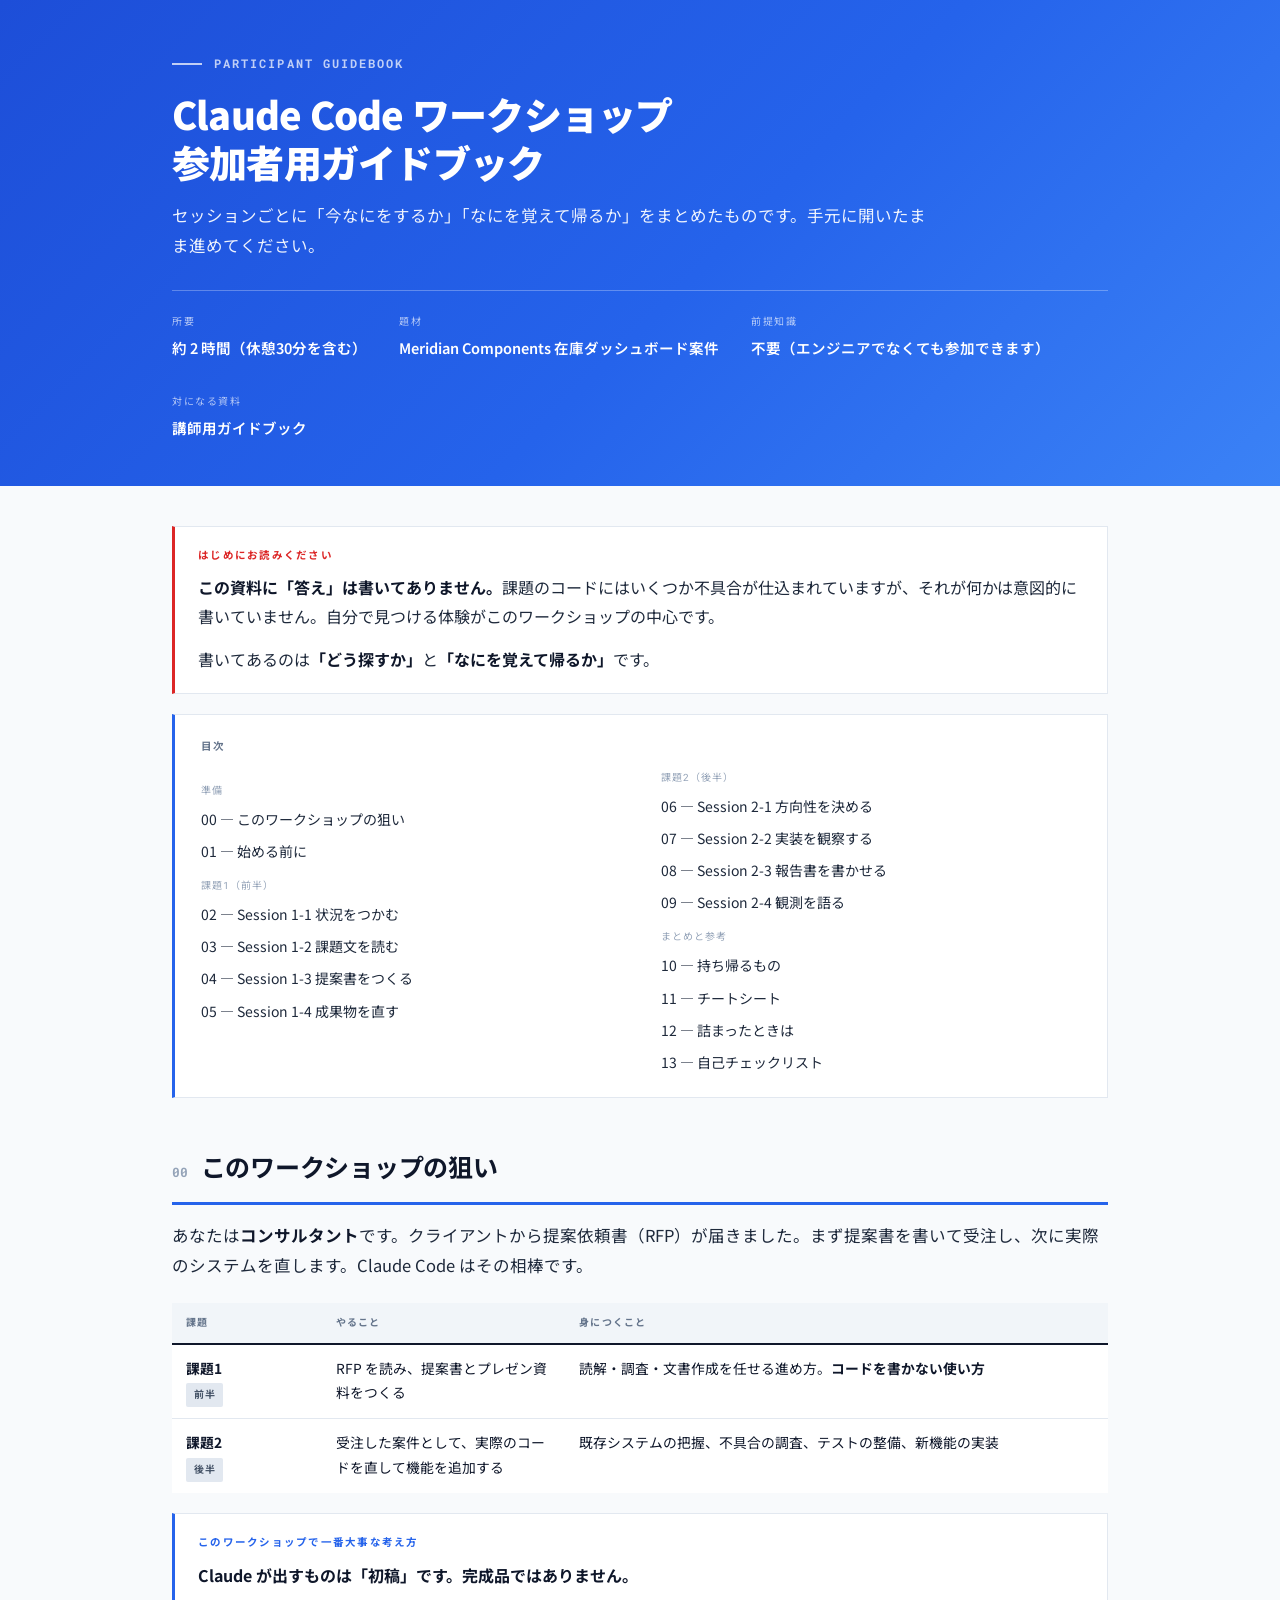
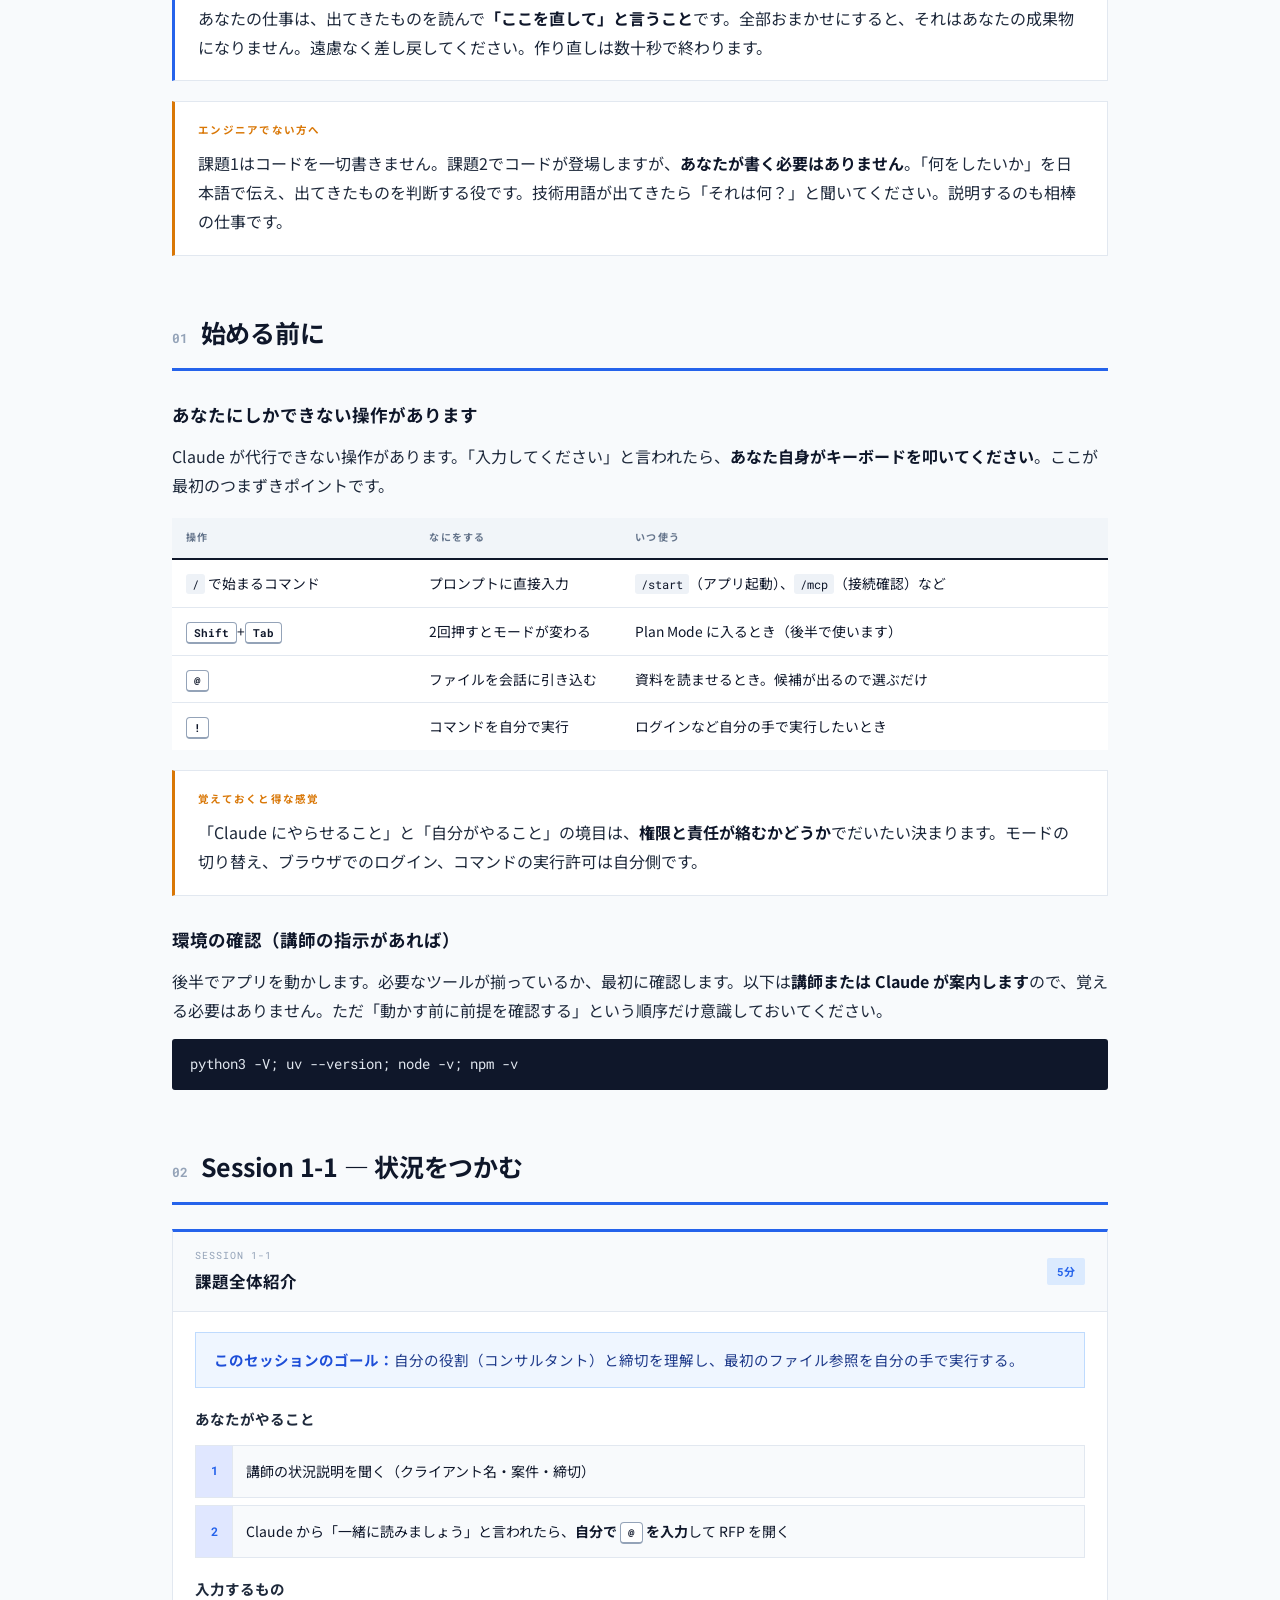
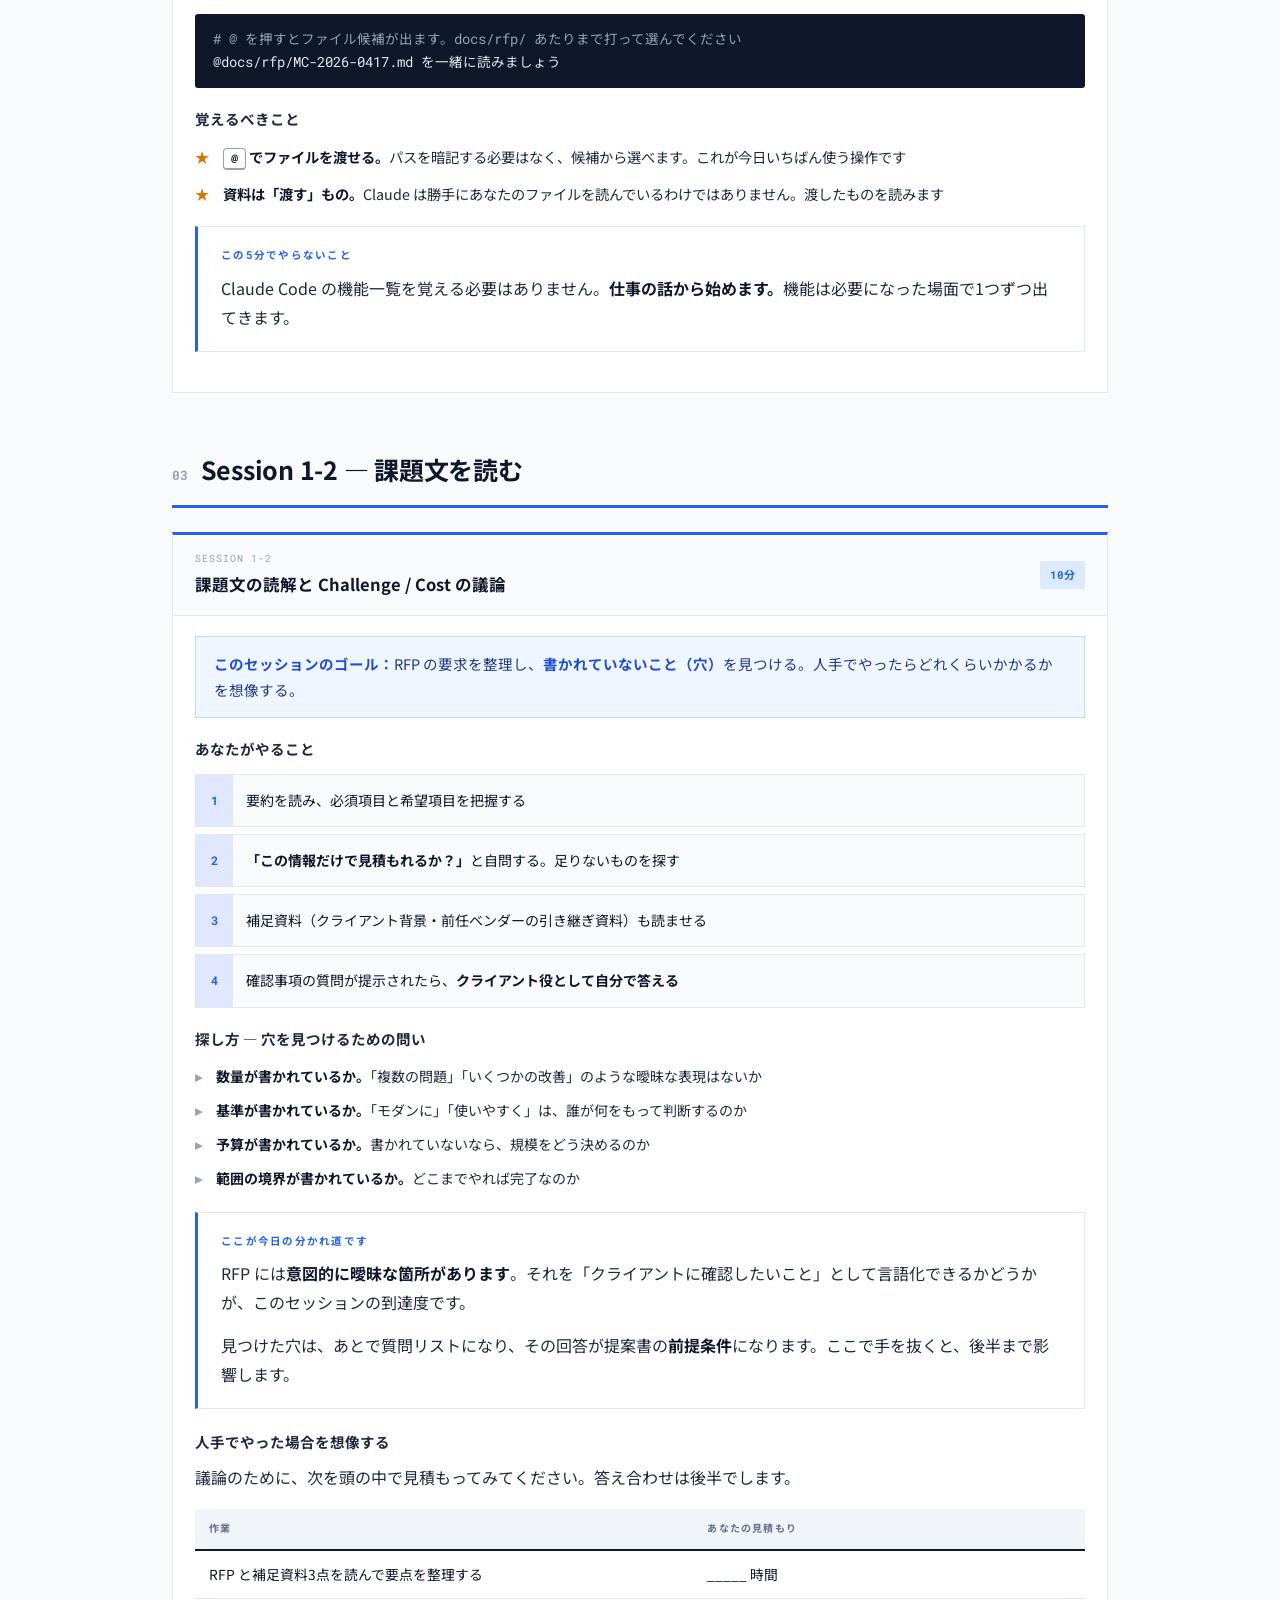
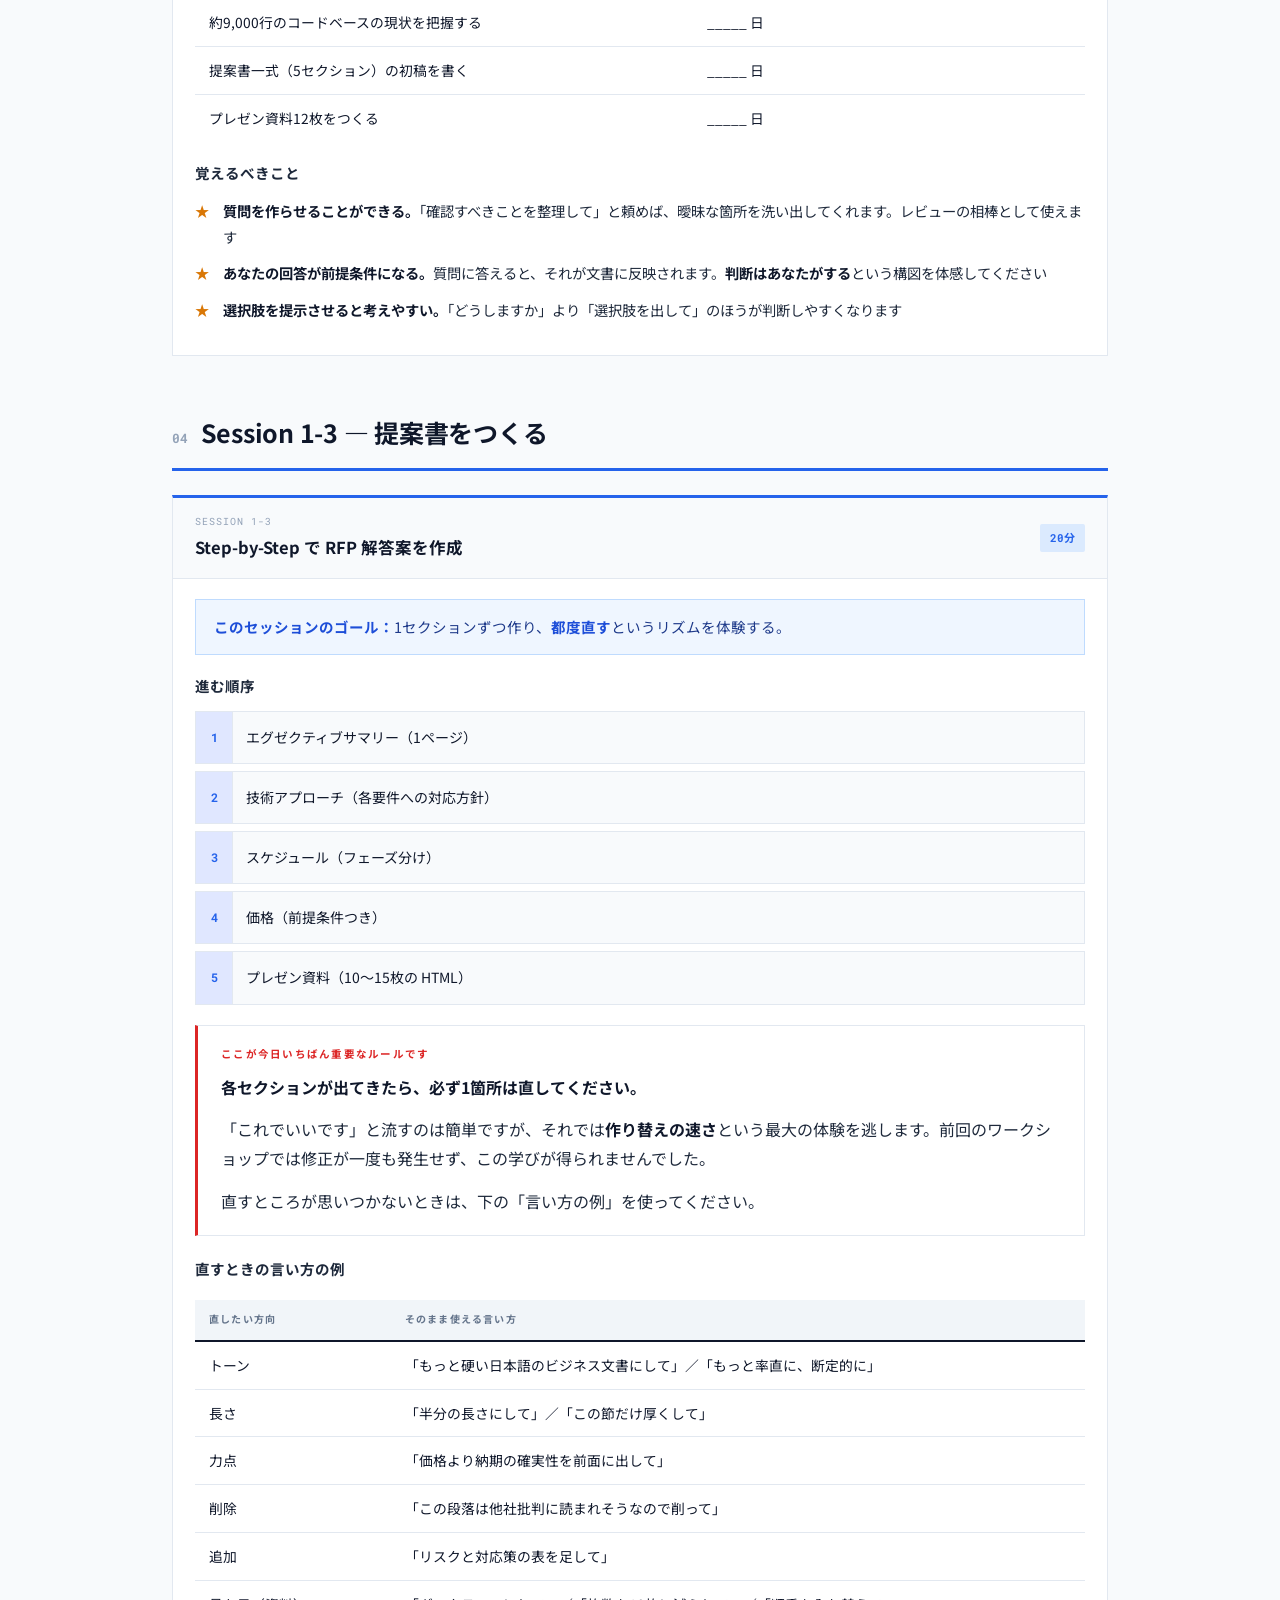
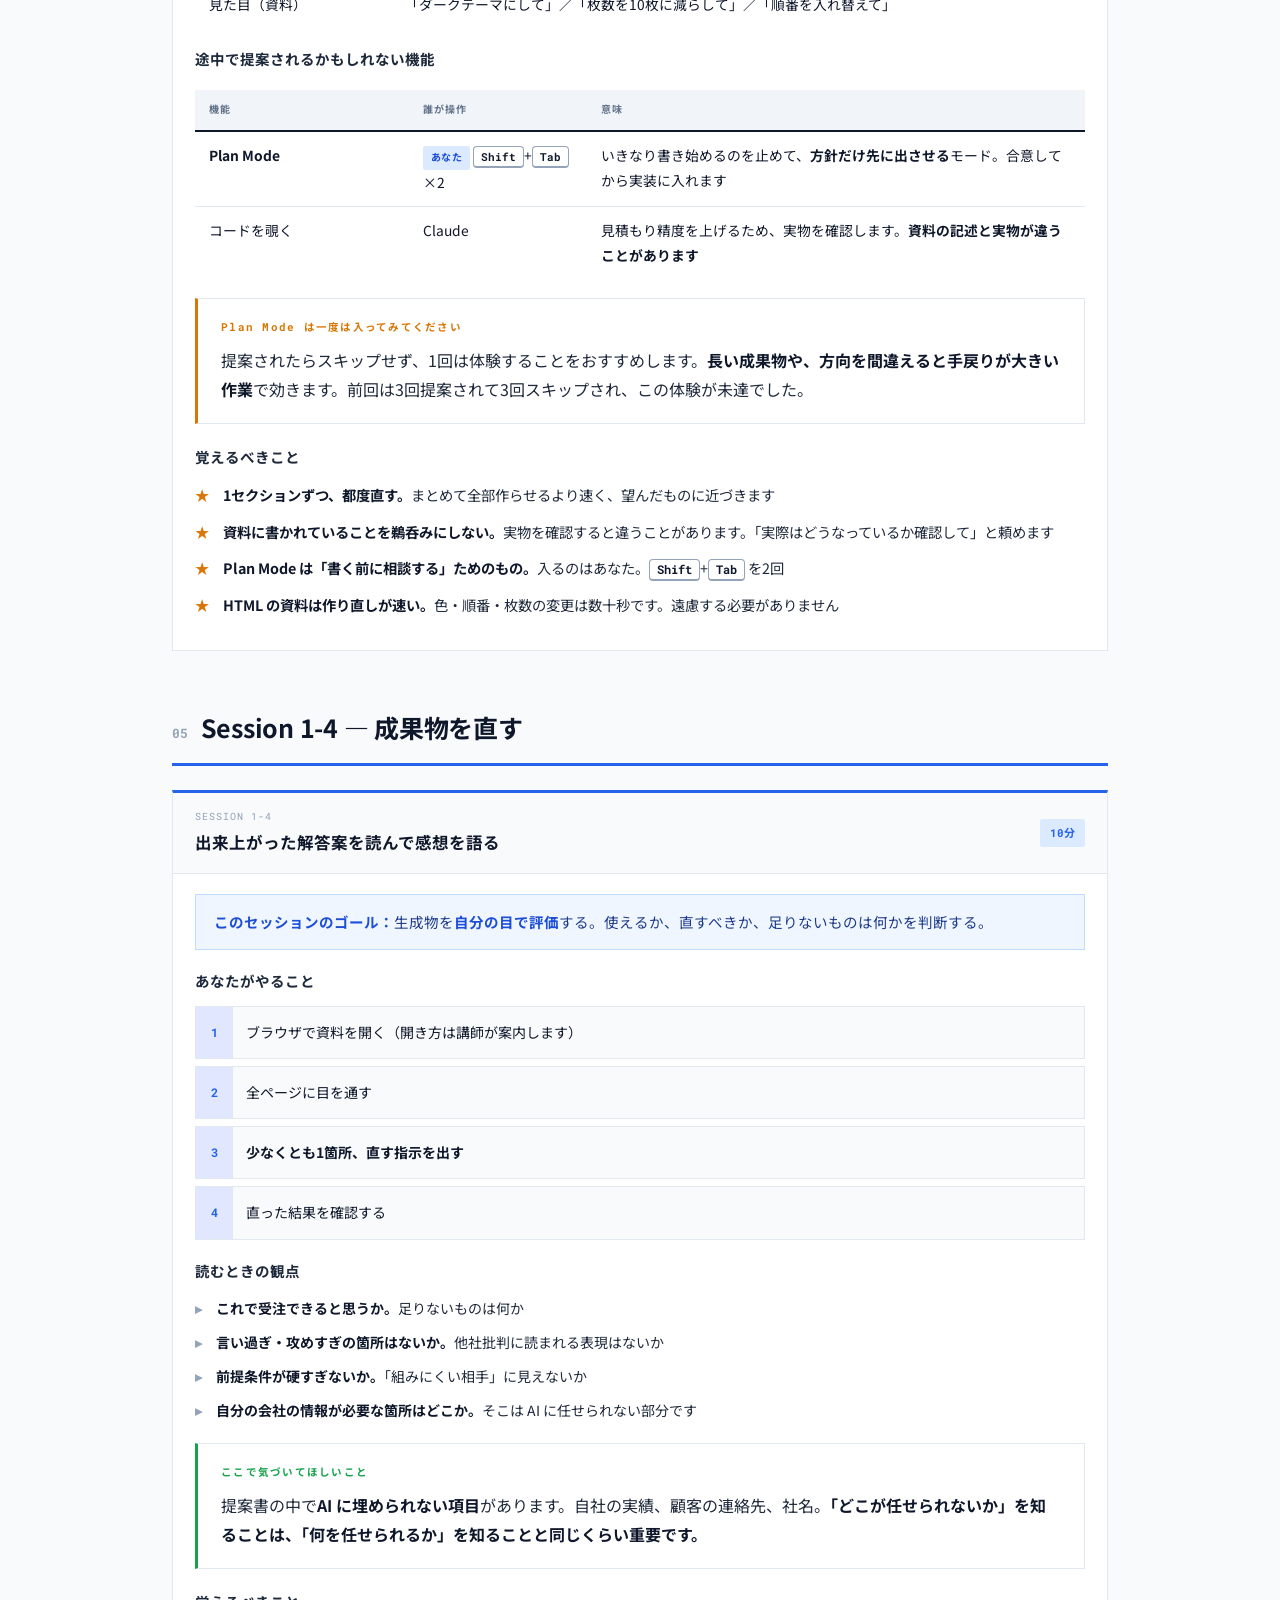
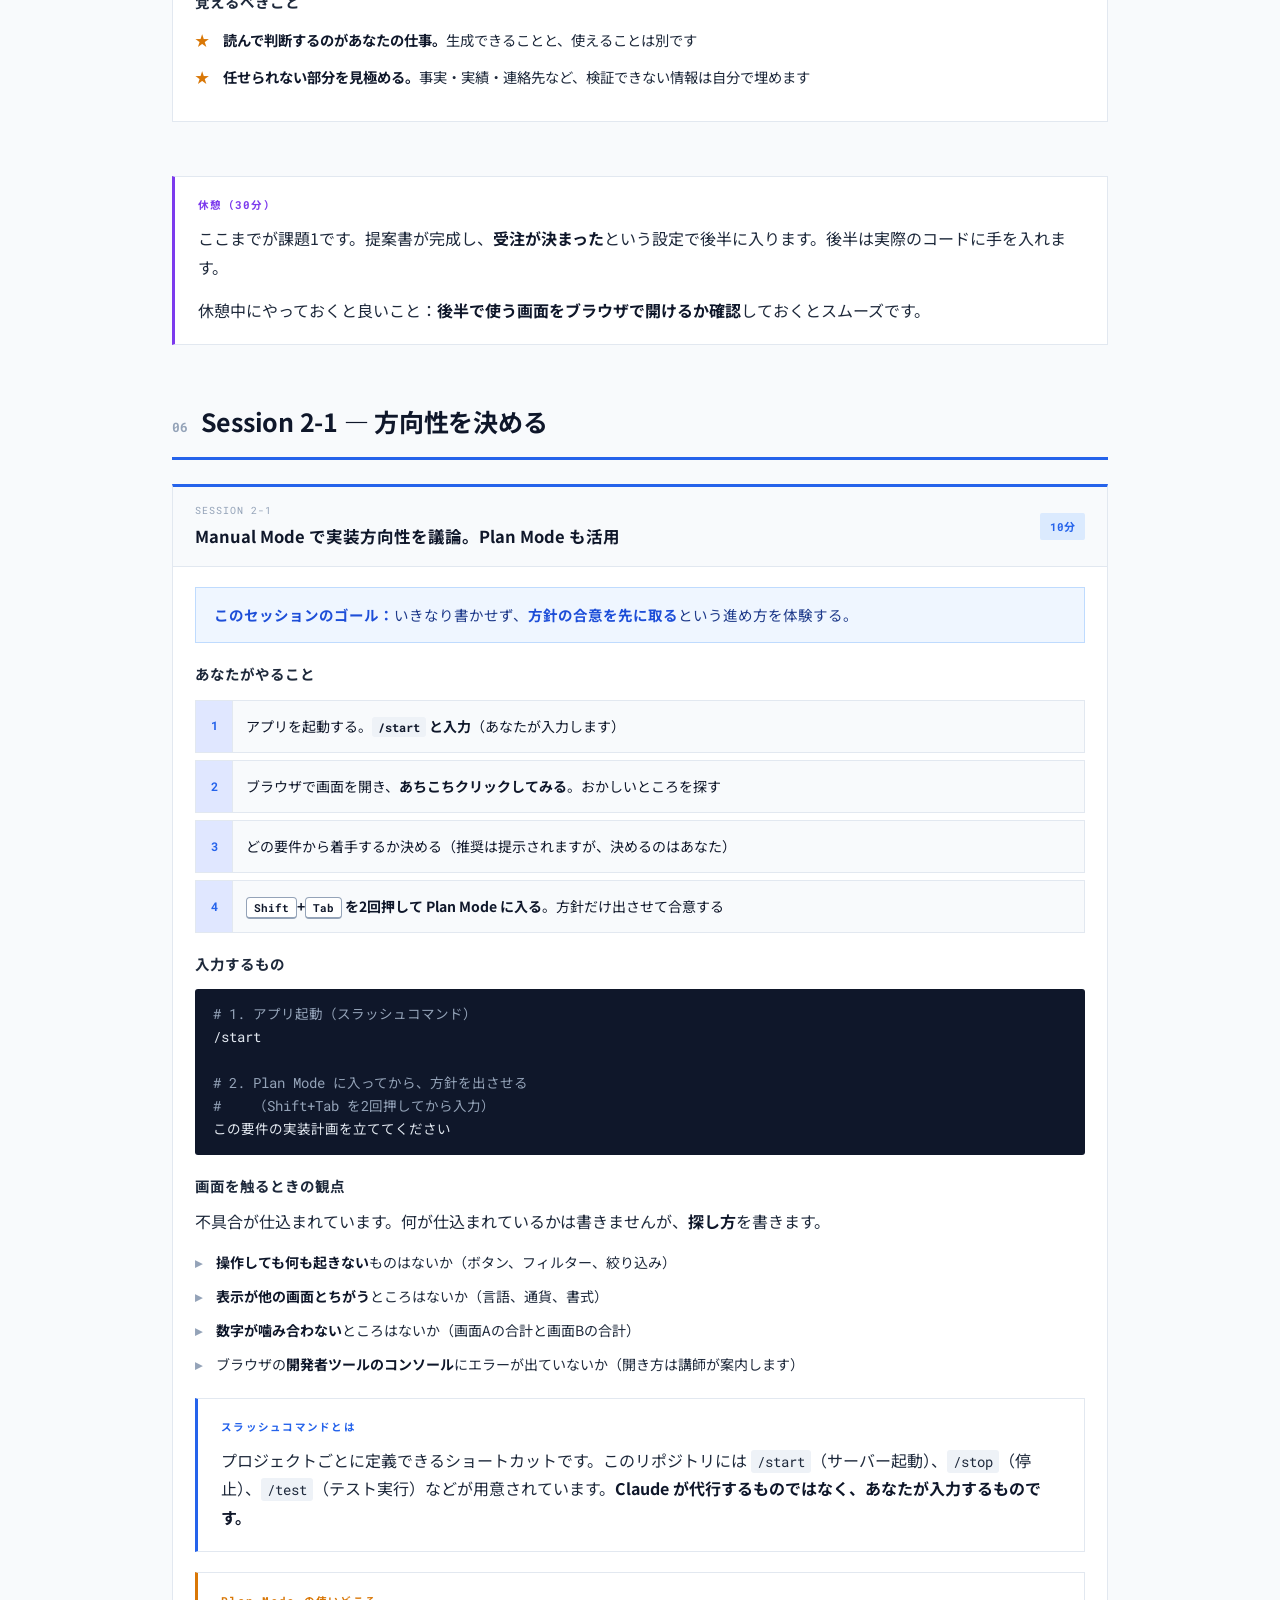
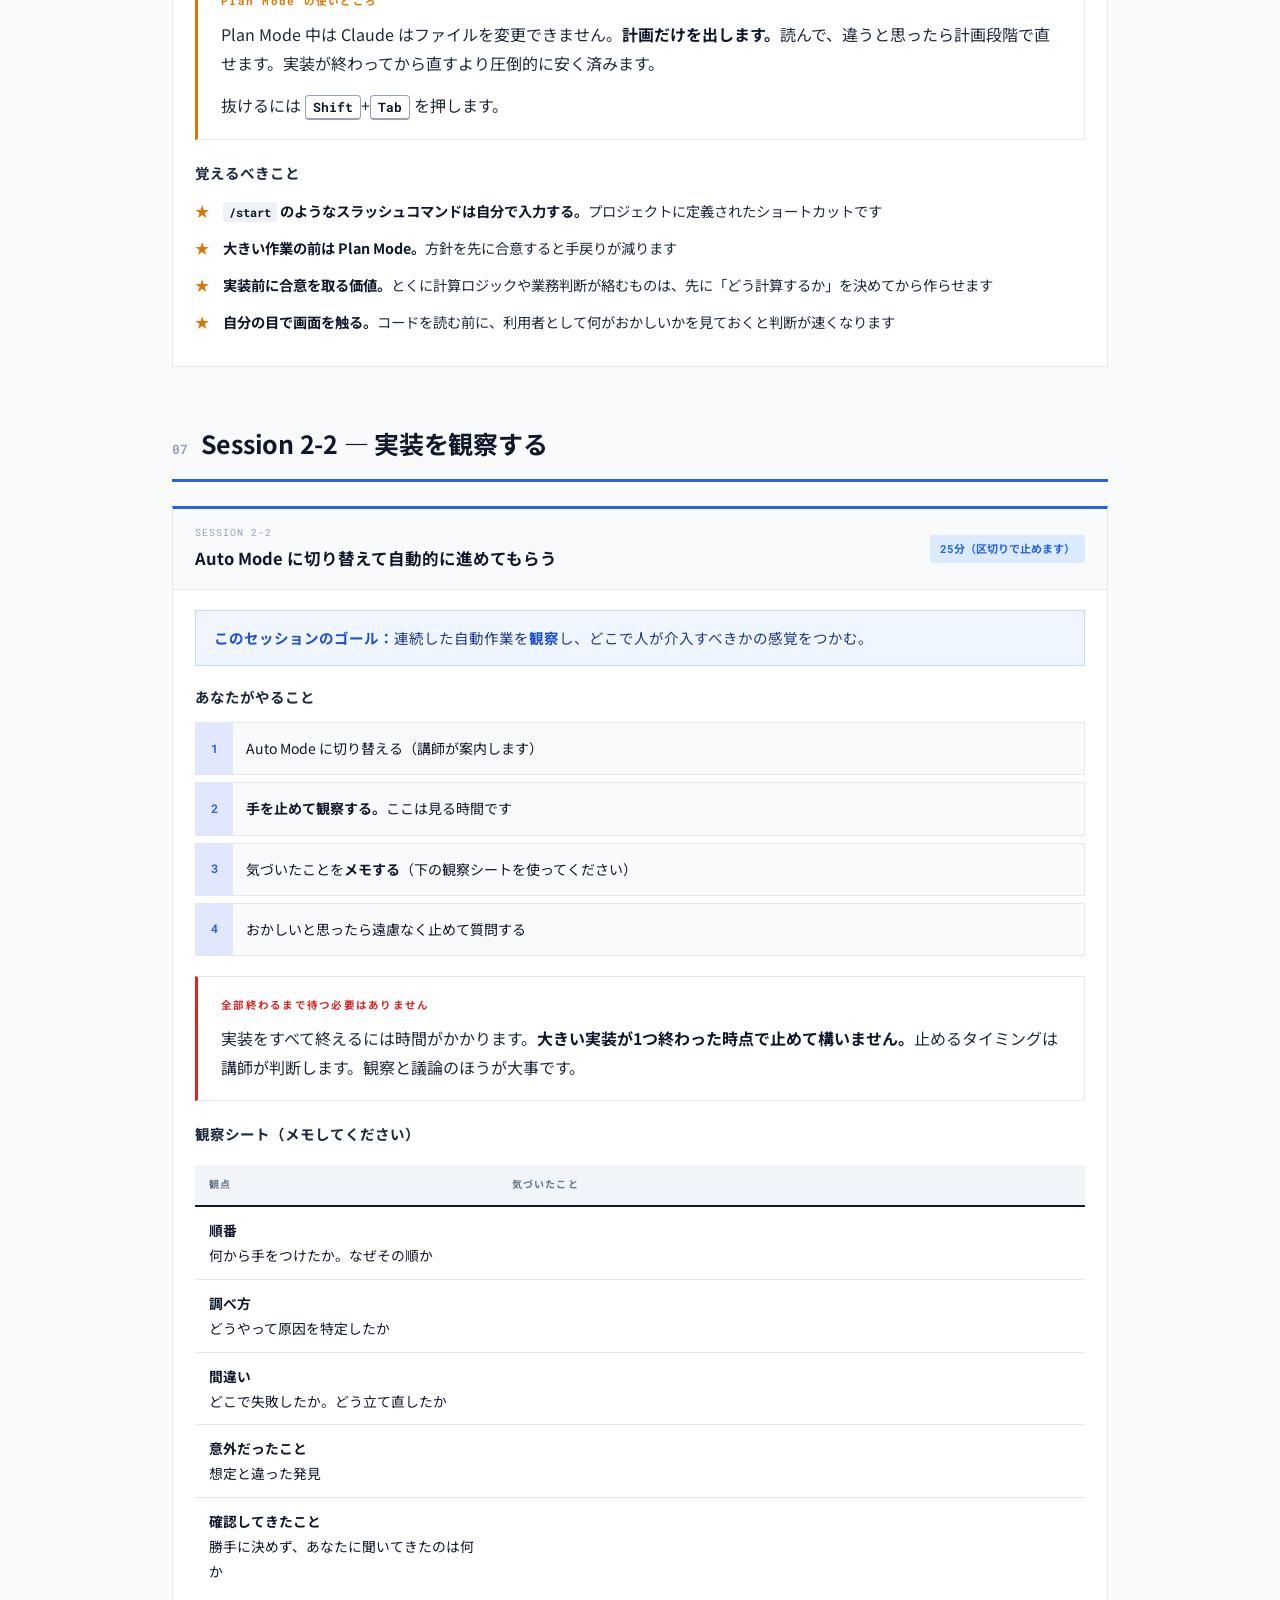
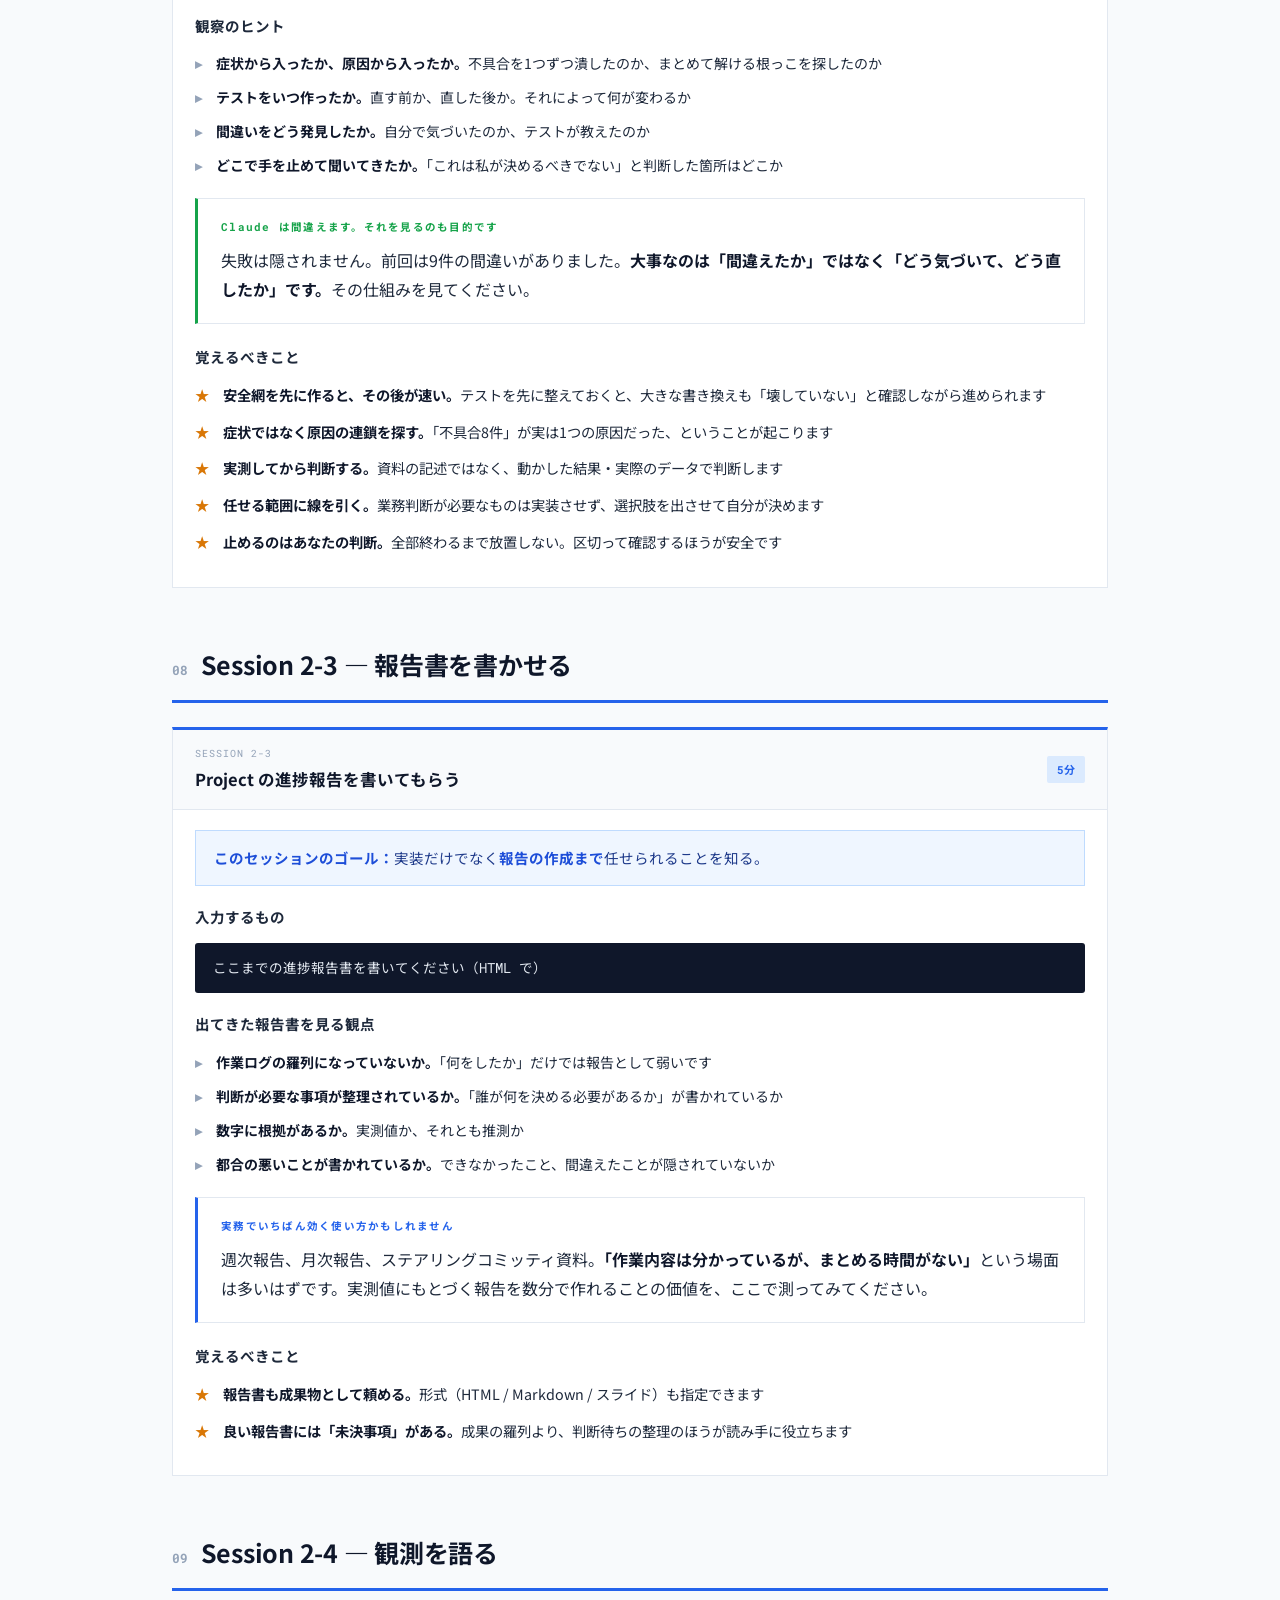
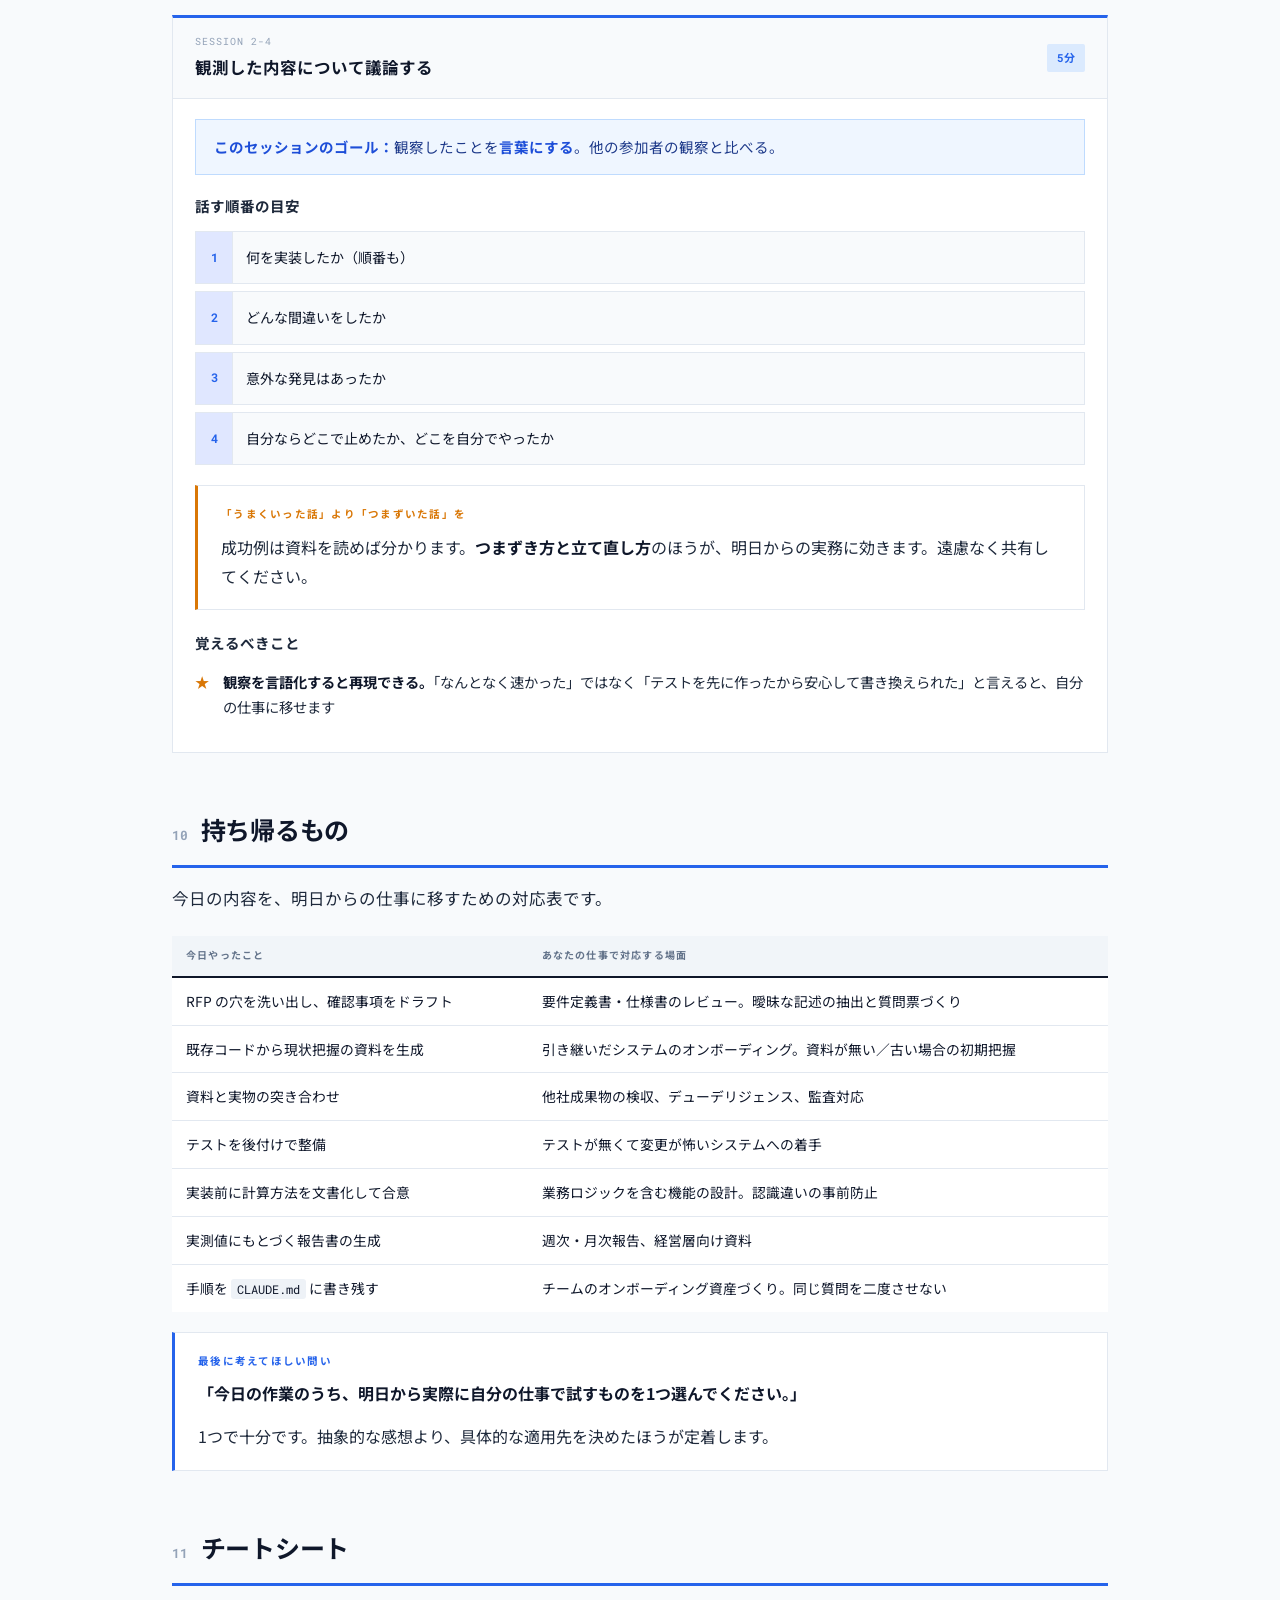
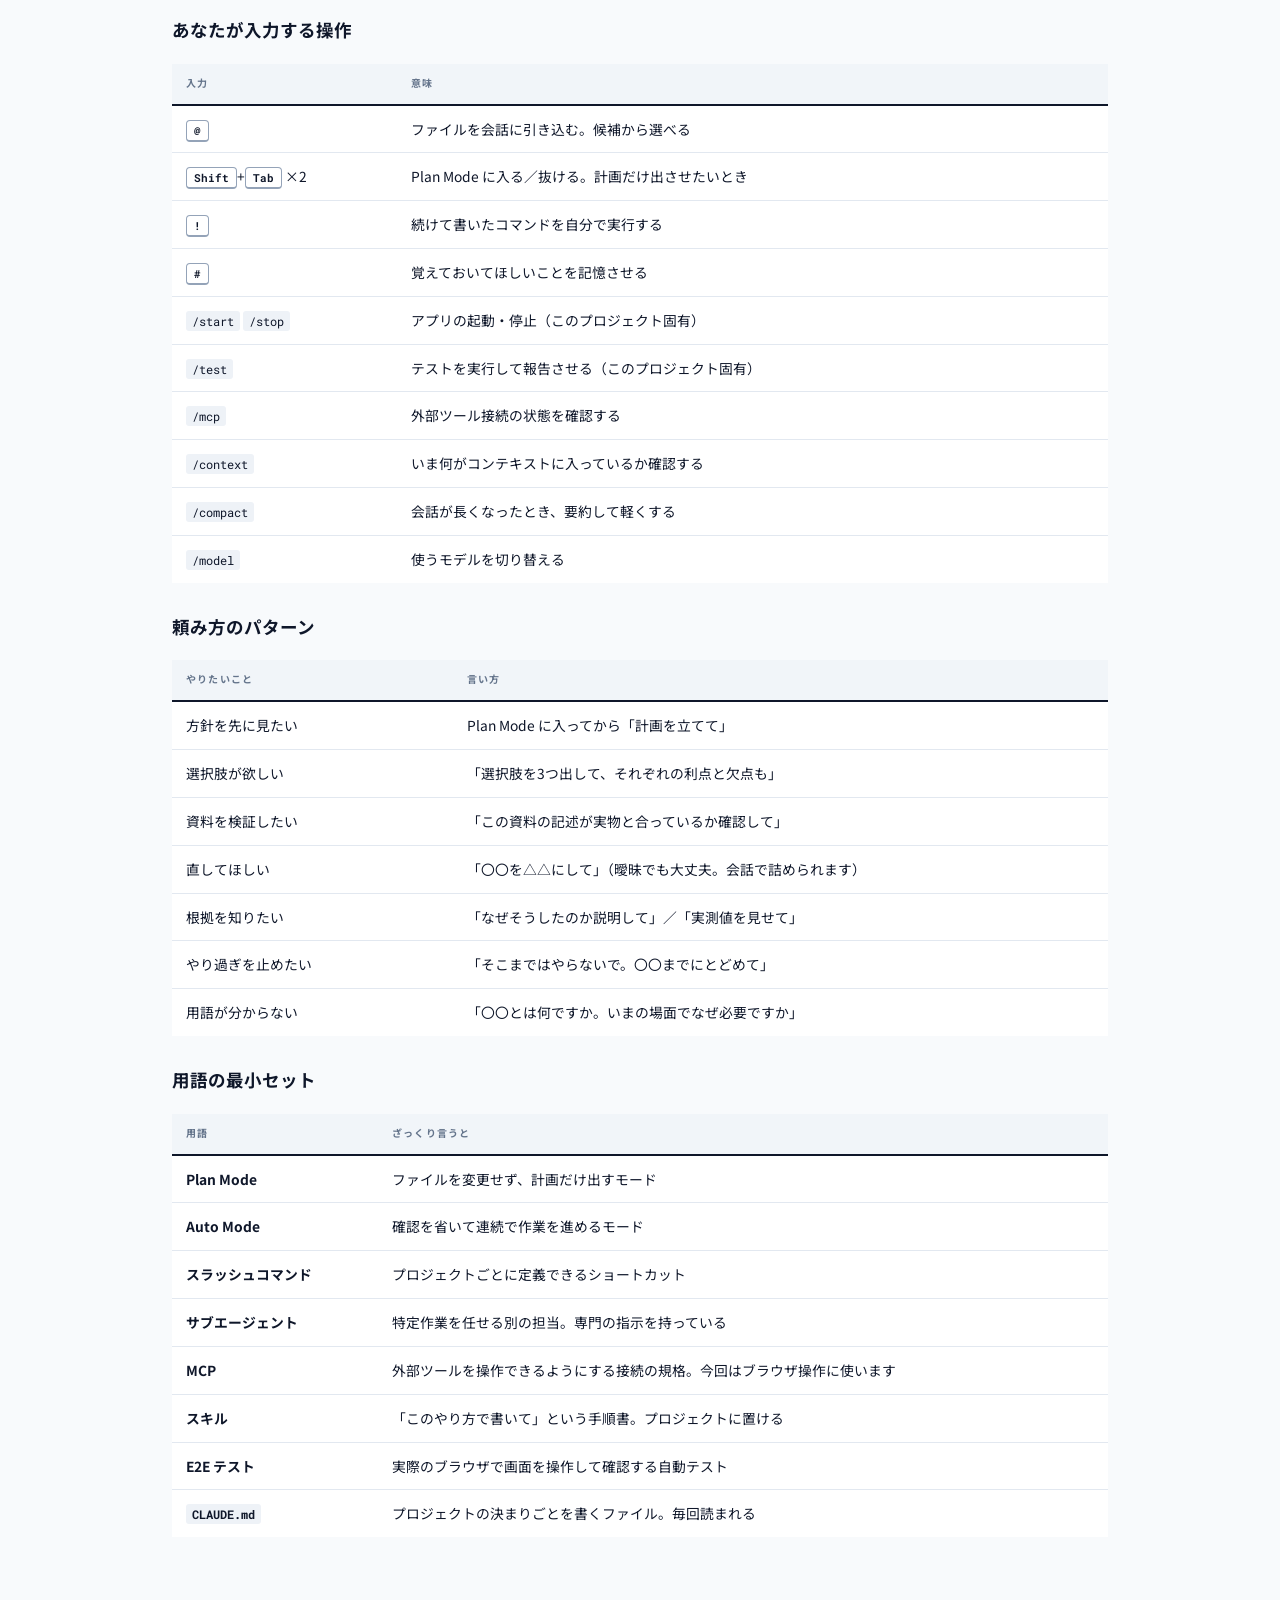
<file: instruction/05-workshop-guide-participant.html>
<!DOCTYPE html>
<html lang="ja">
<head>
<meta charset="UTF-8">
<meta name="viewport" content="width=device-width, initial-scale=1.0">
<title>参加者用ガイドブック — Claude Code ワークショップ</title>
<link rel="preconnect" href="https://fonts.googleapis.com">
<link rel="preconnect" href="https://fonts.gstatic.com" crossorigin>
<link href="https://fonts.googleapis.com/css2?family=Noto+Sans+JP:wght@400;500;700;900&family=Roboto+Mono:wght@400;500;700&display=swap" rel="stylesheet">
<style>
:root{
  --ink:#0f172a; --ink-2:#1e293b; --muted:#64748b; --muted-2:#94a3b8;
  --line:#e2e8f0; --bg:#f8fafc; --white:#fff;
  --green:#16a34a; --blue:#2563eb; --amber:#d97706; --red:#dc2626; --purple:#7c3aed;
  --sans:"Noto Sans JP","Hiragino Kaku Gothic ProN","Yu Gothic",Meiryo,sans-serif;
  --mono:"Roboto Mono","SF Mono",Consolas,"Noto Sans JP","Hiragino Kaku Gothic ProN",monospace;
}
*{margin:0;padding:0;box-sizing:border-box}
body{font-family:var(--sans);background:var(--bg);color:var(--ink);line-height:1.8;-webkit-font-smoothing:antialiased}
.wrap{max-width:1000px;margin:0 auto;padding:0 32px 110px}

header{background:var(--blue);color:#fff;padding:54px 0 44px;margin-bottom:40px;
  background-image:linear-gradient(135deg,#1d4ed8 0%,#2563eb 55%,#3b82f6 100%)}
header .wrap{padding-bottom:0}
.kicker{font-family:var(--mono);font-size:11.5px;font-weight:700;letter-spacing:.18em;color:rgba(255,255,255,.72);text-transform:uppercase;margin-bottom:15px;display:flex;align-items:center;gap:12px}
.kicker .bar{width:30px;height:2px;background:currentColor}
header h1{font-size:38px;font-weight:900;letter-spacing:-.02em;line-height:1.28}
header p.sub{font-size:16.5px;color:rgba(255,255,255,.92);margin-top:14px;max-width:760px}
.hmeta{display:flex;flex-wrap:wrap;gap:32px;margin-top:30px;padding-top:22px;border-top:1px solid rgba(255,255,255,.28)}
.hmeta div .k{font-family:var(--mono);font-size:10px;letter-spacing:.16em;color:rgba(255,255,255,.66);text-transform:uppercase;margin-bottom:4px}
.hmeta div .v{font-size:14.5px;font-weight:600}

nav.toc{background:var(--white);border:1px solid var(--line);border-left:3px solid var(--blue);padding:22px 26px;margin-bottom:46px}
nav.toc .t{font-family:var(--mono);font-size:10.5px;font-weight:700;letter-spacing:.14em;color:var(--muted);margin-bottom:13px}
nav.toc ol{list-style:none;columns:2;column-gap:40px}
nav.toc li{margin-bottom:7px;font-size:14px;break-inside:avoid}
nav.toc a{text-decoration:none;color:var(--ink-2)}
nav.toc a:hover{color:var(--blue);text-decoration:underline}
nav.toc .g{font-family:var(--mono);font-size:10px;color:var(--muted-2);letter-spacing:.1em;margin:13px 0 7px;break-after:avoid}

section{margin-bottom:54px;scroll-margin-top:20px}
h2{font-size:25px;font-weight:700;letter-spacing:-.01em;margin-bottom:8px;padding-bottom:13px;border-bottom:3px solid var(--blue);display:flex;align-items:baseline;gap:13px}
h2 .num{font-family:var(--mono);font-size:13px;font-weight:700;color:var(--muted-2)}
h3{font-size:17.5px;font-weight:700;margin:28px 0 12px}
h4{font-size:14.5px;font-weight:700;margin:18px 0 8px;color:var(--ink-2)}
p{margin-bottom:14px;color:var(--ink-2)}
.lead{font-size:16.5px;color:var(--ink-2);margin:16px 0 22px}
code{font-family:var(--mono);font-size:.87em;background:#eef2f7;padding:2px 6px;border-radius:3px}
kbd{font-family:var(--mono);font-size:.82em;background:var(--white);border:1px solid var(--muted-2);border-bottom-width:2px;border-radius:4px;padding:2px 7px;font-weight:700;color:var(--ink)}
strong{font-weight:700;color:var(--ink)}

table{width:100%;border-collapse:collapse;background:var(--white);margin:18px 0;font-size:13.8px}
th,td{text-align:left;padding:11px 14px;border-bottom:1px solid var(--line);vertical-align:top}
th{font-family:var(--mono);font-size:10px;font-weight:700;letter-spacing:.12em;color:var(--muted);background:#f1f5f9;border-bottom:2px solid var(--ink);white-space:nowrap}
td.mono{font-family:var(--mono)}
tbody tr:last-child td{border-bottom:none}

.chip{display:inline-block;font-family:var(--mono);font-size:10px;font-weight:700;letter-spacing:.06em;padding:3px 8px;border-radius:2px;white-space:nowrap}
.chip.g{background:#dcfce7;color:#15803d}
.chip.b{background:#dbeafe;color:#1d4ed8}
.chip.a{background:#fef3c7;color:#b45309}
.chip.r{background:#fee2e2;color:#b91c1c}
.chip.n{background:#e2e8f0;color:#475569}
.chip.p{background:#ede9fe;color:#6d28d9}

.box{background:var(--white);border:1px solid var(--line);border-left:3px solid var(--muted);padding:19px 23px;margin:20px 0}
.box .h{font-family:var(--mono);font-size:10.5px;font-weight:700;letter-spacing:.12em;color:var(--muted);margin-bottom:9px}
.box p:last-child{margin-bottom:0}
.box.b{border-left-color:var(--blue)} .box.b .h{color:var(--blue)}
.box.g{border-left-color:var(--green)} .box.g .h{color:var(--green)}
.box.a{border-left-color:var(--amber)} .box.a .h{color:var(--amber)}
.box.r{border-left-color:var(--red)} .box.r .h{color:var(--red)}
.box.p{border-left-color:var(--purple)} .box.p .h{color:var(--purple)}

/* session card */
.ses{background:var(--white);border:1px solid var(--line);border-top:3px solid var(--blue);margin:24px 0}
.ses>.hd{padding:15px 22px;border-bottom:1px solid var(--line);background:#f8fafc;display:flex;justify-content:space-between;align-items:center;gap:14px;flex-wrap:wrap}
.ses>.hd .ttl{font-size:16.5px;font-weight:700}
.ses>.hd .ttl span{display:block;font-family:var(--mono);font-size:10px;color:var(--muted-2);letter-spacing:.1em;font-weight:400;margin-bottom:2px}
.ses>.hd .tm{font-family:var(--mono);font-size:11px;font-weight:700;color:var(--blue);background:#dbeafe;padding:4px 10px;border-radius:2px;white-space:nowrap}
.ses>.bd{padding:20px 22px}
.ses>.bd>h4:first-child{margin-top:0}

.goal{background:#eff6ff;border:1px solid #bfdbfe;padding:14px 18px;margin:0 0 18px;font-size:14.5px;color:#1e3a8a}
.goal b{color:#1d4ed8}

/* do list */
ol.do{counter-reset:d;list-style:none;margin:12px 0}
ol.do li{counter-increment:d;background:var(--bg);border:1px solid var(--line);padding:13px 16px 13px 50px;position:relative;margin-bottom:7px;font-size:14px}
ol.do li::before{content:counter(d);position:absolute;left:0;top:0;bottom:0;width:36px;display:flex;align-items:center;justify-content:center;background:#e0e7ff;border-right:1px solid var(--line);font-family:var(--mono);font-size:12px;font-weight:700;color:var(--blue)}

/* type-this */
.type{background:var(--ink);color:#e2e8f0;font-family:var(--mono);font-size:13.5px;padding:14px 18px;margin:12px 0;border-radius:3px;overflow-x:auto;white-space:pre-wrap;line-height:1.7}
.type .c{color:#94a3b8}

/* remember */
ul.rem{list-style:none;margin:12px 0}
ul.rem li{padding-left:28px;position:relative;margin-bottom:11px;font-size:14.3px;color:var(--ink-2)}
ul.rem li::before{content:"★";position:absolute;left:0;top:0;color:var(--amber);font-weight:700}
ul.rem li b{color:var(--ink)}

/* checklist */
ul.chk{list-style:none;margin:12px 0}
ul.chk li{padding-left:28px;position:relative;margin-bottom:8px;font-size:14px;color:var(--ink-2)}
ul.chk li::before{content:"☐";position:absolute;left:0;top:-1px;color:var(--blue);font-weight:700;font-size:15px}

ul.plain{list-style:none;margin:12px 0}
ul.plain li{padding-left:21px;position:relative;margin-bottom:9px;font-size:14px;color:var(--ink-2)}
ul.plain li::before{content:"▸";position:absolute;left:0;color:var(--muted-2);font-weight:700}

footer{border-top:1px solid var(--line);margin-top:62px;padding-top:26px;font-family:var(--mono);font-size:11.5px;color:var(--muted-2);line-height:2}
footer a{color:var(--blue)}

@media print{body{background:#fff}header{background:var(--blue)!important;-webkit-print-color-adjust:exact;print-color-adjust:exact}section{page-break-inside:avoid}nav.toc{display:none}}
@media (max-width:820px){.wrap{padding:0 20px 60px}header h1{font-size:28px}nav.toc ol{columns:1}}
</style>
</head>
<body>

<header>
  <div class="wrap">
    <div class="kicker"><span class="bar"></span>PARTICIPANT GUIDEBOOK</div>
    <h1>Claude Code ワークショップ<br>参加者用ガイドブック</h1>
    <p class="sub">セッションごとに「今なにをするか」「なにを覚えて帰るか」をまとめたものです。手元に開いたまま進めてください。</p>
    <div class="hmeta">
      <div><div class="k">所要</div><div class="v">約 2 時間（休憩30分を含む）</div></div>
      <div><div class="k">題材</div><div class="v">Meridian Components 在庫ダッシュボード案件</div></div>
      <div><div class="k">前提知識</div><div class="v">不要（エンジニアでなくても参加できます）</div></div>
      <div><div class="k">対になる資料</div><div class="v">講師用ガイドブック</div></div>
    </div>
  </div>
</header>

<div class="wrap">

<div class="box r" style="margin-top:0">
  <div class="h">はじめにお読みください</div>
  <p><strong>この資料に「答え」は書いてありません。</strong>課題のコードにはいくつか不具合が仕込まれていますが、それが何かは意図的に書いていません。自分で見つける体験がこのワークショップの中心です。</p>
  <p>書いてあるのは<strong>「どう探すか」</strong>と<strong>「なにを覚えて帰るか」</strong>です。</p>
</div>

<nav class="toc">
  <div class="t">目次</div>
  <ol>
    <li class="g">準備</li>
    <li><a href="#s0">00 — このワークショップの狙い</a></li>
    <li><a href="#s1">01 — 始める前に</a></li>
    <li class="g">課題1（前半）</li>
    <li><a href="#a1">02 — Session 1-1 状況をつかむ</a></li>
    <li><a href="#a2">03 — Session 1-2 課題文を読む</a></li>
    <li><a href="#a3">04 — Session 1-3 提案書をつくる</a></li>
    <li><a href="#a4">05 — Session 1-4 成果物を直す</a></li>
    <li class="g">課題2（後半）</li>
    <li><a href="#b1">06 — Session 2-1 方向性を決める</a></li>
    <li><a href="#b2">07 — Session 2-2 実装を観察する</a></li>
    <li><a href="#b3">08 — Session 2-3 報告書を書かせる</a></li>
    <li><a href="#b4">09 — Session 2-4 観測を語る</a></li>
    <li class="g">まとめと参考</li>
    <li><a href="#c1">10 — 持ち帰るもの</a></li>
    <li><a href="#c2">11 — チートシート</a></li>
    <li><a href="#c3">12 — 詰まったときは</a></li>
    <li><a href="#c4">13 — 自己チェックリスト</a></li>
  </ol>
</nav>

<!-- ===================== 00 ===================== -->
<section id="s0">
  <h2><span class="num">00</span>このワークショップの狙い</h2>

  <p class="lead">あなたは<strong>コンサルタント</strong>です。クライアントから提案依頼書（RFP）が届きました。まず提案書を書いて受注し、次に実際のシステムを直します。Claude Code はその相棒です。</p>

  <table>
    <thead><tr><th style="width:16%">課題</th><th style="width:26%">やること</th><th>身につくこと</th></tr></thead>
    <tbody>
      <tr>
        <td><strong>課題1</strong><br><span class="chip n">前半</span></td>
        <td>RFP を読み、提案書とプレゼン資料をつくる</td>
        <td>読解・調査・文書作成を任せる進め方。<strong>コードを書かない使い方</strong></td>
      </tr>
      <tr>
        <td><strong>課題2</strong><br><span class="chip n">後半</span></td>
        <td>受注した案件として、実際のコードを直して機能を追加する</td>
        <td>既存システムの把握、不具合の調査、テストの整備、新機能の実装</td>
      </tr>
    </tbody>
  </table>

  <div class="box b">
    <div class="h">このワークショップで一番大事な考え方</div>
    <p><strong>Claude が出すものは「初稿」です。完成品ではありません。</strong></p>
    <p>あなたの仕事は、出てきたものを読んで<strong>「ここを直して」と言うこと</strong>です。全部おまかせにすると、それはあなたの成果物になりません。遠慮なく差し戻してください。作り直しは数十秒で終わります。</p>
  </div>

  <div class="box a">
    <div class="h">エンジニアでない方へ</div>
    <p>課題1はコードを一切書きません。課題2でコードが登場しますが、<strong>あなたが書く必要はありません</strong>。「何をしたいか」を日本語で伝え、出てきたものを判断する役です。技術用語が出てきたら「それは何？」と聞いてください。説明するのも相棒の仕事です。</p>
  </div>
</section>

<!-- ===================== 01 ===================== -->
<section id="s1">
  <h2><span class="num">01</span>始める前に</h2>

  <h3>あなたにしかできない操作があります</h3>
  <p>Claude が代行できない操作があります。「入力してください」と言われたら、<strong>あなた自身がキーボードを叩いてください</strong>。ここが最初のつまずきポイントです。</p>

  <table>
    <thead><tr><th style="width:26%">操作</th><th style="width:22%">なにをする</th><th>いつ使う</th></tr></thead>
    <tbody>
      <tr><td><code>/</code> で始まるコマンド</td><td>プロンプトに直接入力</td><td><code>/start</code>（アプリ起動）、<code>/mcp</code>（接続確認）など</td></tr>
      <tr><td><kbd>Shift</kbd>+<kbd>Tab</kbd></td><td>2回押すとモードが変わる</td><td>Plan Mode に入るとき（後半で使います）</td></tr>
      <tr><td><kbd>@</kbd></td><td>ファイルを会話に引き込む</td><td>資料を読ませるとき。候補が出るので選ぶだけ</td></tr>
      <tr><td><kbd>!</kbd></td><td>コマンドを自分で実行</td><td>ログインなど自分の手で実行したいとき</td></tr>
    </tbody>
  </table>

  <div class="box a">
    <div class="h">覚えておくと得な感覚</div>
    <p>「Claude にやらせること」と「自分がやること」の境目は、<strong>権限と責任が絡むかどうか</strong>でだいたい決まります。モードの切り替え、ブラウザでのログイン、コマンドの実行許可は自分側です。</p>
  </div>

  <h3>環境の確認（講師の指示があれば）</h3>
  <p>後半でアプリを動かします。必要なツールが揃っているか、最初に確認します。以下は<strong>講師または Claude が案内します</strong>ので、覚える必要はありません。ただ「動かす前に前提を確認する」という順序だけ意識しておいてください。</p>
  <div class="type">python3 -V; uv --version; node -v; npm -v</div>
</section>

<!-- ===================== 課題1 / 1-1 ===================== -->
<section id="a1">
  <h2><span class="num">02</span>Session 1-1 — 状況をつかむ</h2>

  <div class="ses">
    <div class="hd">
      <div class="ttl"><span>SESSION 1-1</span>課題全体紹介</div>
      <div class="tm">5分</div>
    </div>
    <div class="bd">
      <div class="goal"><b>このセッションのゴール：</b>自分の役割（コンサルタント）と締切を理解し、最初のファイル参照を自分の手で実行する。</div>

      <h4>あなたがやること</h4>
      <ol class="do">
        <li>講師の状況説明を聞く（クライアント名・案件・締切）</li>
        <li>Claude から「一緒に読みましょう」と言われたら、<strong>自分で <kbd>@</kbd> を入力</strong>して RFP を開く</li>
      </ol>

      <h4>入力するもの</h4>
      <div class="type"><span class="c"># @ を押すとファイル候補が出ます。docs/rfp/ あたりまで打って選んでください</span>
@docs/rfp/MC-2026-0417.md を一緒に読みましょう</div>

      <h4>覚えるべきこと</h4>
      <ul class="rem">
        <li><b><kbd>@</kbd> でファイルを渡せる。</b>パスを暗記する必要はなく、候補から選べます。これが今日いちばん使う操作です</li>
        <li><b>資料は「渡す」もの。</b>Claude は勝手にあなたのファイルを読んでいるわけではありません。渡したものを読みます</li>
      </ul>

      <div class="box b">
        <div class="h">この5分でやらないこと</div>
        <p>Claude Code の機能一覧を覚える必要はありません。<strong>仕事の話から始めます。</strong>機能は必要になった場面で1つずつ出てきます。</p>
      </div>
    </div>
  </div>
</section>

<!-- ===================== 1-2 ===================== -->
<section id="a2">
  <h2><span class="num">03</span>Session 1-2 — 課題文を読む</h2>

  <div class="ses">
    <div class="hd">
      <div class="ttl"><span>SESSION 1-2</span>課題文の読解と Challenge / Cost の議論</div>
      <div class="tm">10分</div>
    </div>
    <div class="bd">
      <div class="goal"><b>このセッションのゴール：</b>RFP の要求を整理し、<b>書かれていないこと（穴）</b>を見つける。人手でやったらどれくらいかかるかを想像する。</div>

      <h4>あなたがやること</h4>
      <ol class="do">
        <li>要約を読み、必須項目と希望項目を把握する</li>
        <li><strong>「この情報だけで見積もれるか？」</strong>と自問する。足りないものを探す</li>
        <li>補足資料（クライアント背景・前任ベンダーの引き継ぎ資料）も読ませる</li>
        <li>確認事項の質問が提示されたら、<strong>クライアント役として自分で答える</strong></li>
      </ol>

      <h4>探し方 — 穴を見つけるための問い</h4>
      <ul class="plain">
        <li><strong>数量が書かれているか。</strong>「複数の問題」「いくつかの改善」のような曖昧な表現はないか</li>
        <li><strong>基準が書かれているか。</strong>「モダンに」「使いやすく」は、誰が何をもって判断するのか</li>
        <li><strong>予算が書かれているか。</strong>書かれていないなら、規模をどう決めるのか</li>
        <li><strong>範囲の境界が書かれているか。</strong>どこまでやれば完了なのか</li>
      </ul>

      <div class="box b">
        <div class="h">ここが今日の分かれ道です</div>
        <p>RFP には<strong>意図的に曖昧な箇所があります</strong>。それを「クライアントに確認したいこと」として言語化できるかどうかが、このセッションの到達度です。</p>
        <p>見つけた穴は、あとで質問リストになり、その回答が提案書の<strong>前提条件</strong>になります。ここで手を抜くと、後半まで影響します。</p>
      </div>

      <h4>人手でやった場合を想像する</h4>
      <p>議論のために、次を頭の中で見積もってみてください。答え合わせは後半でします。</p>
      <table>
        <thead><tr><th style="width:56%">作業</th><th>あなたの見積もり</th></tr></thead>
        <tbody>
          <tr><td>RFP と補足資料3点を読んで要点を整理する</td><td>_____ 時間</td></tr>
          <tr><td>約9,000行のコードベースの現状を把握する</td><td>_____ 日</td></tr>
          <tr><td>提案書一式（5セクション）の初稿を書く</td><td>_____ 日</td></tr>
          <tr><td>プレゼン資料12枚をつくる</td><td>_____ 日</td></tr>
        </tbody>
      </table>

      <h4>覚えるべきこと</h4>
      <ul class="rem">
        <li><b>質問を作らせることができる。</b>「確認すべきことを整理して」と頼めば、曖昧な箇所を洗い出してくれます。レビューの相棒として使えます</li>
        <li><b>あなたの回答が前提条件になる。</b>質問に答えると、それが文書に反映されます。<b>判断はあなたがする</b>という構図を体感してください</li>
        <li><b>選択肢を提示させると考えやすい。</b>「どうしますか」より「選択肢を出して」のほうが判断しやすくなります</li>
      </ul>
    </div>
  </div>
</section>

<!-- ===================== 1-3 ===================== -->
<section id="a3">
  <h2><span class="num">04</span>Session 1-3 — 提案書をつくる</h2>

  <div class="ses">
    <div class="hd">
      <div class="ttl"><span>SESSION 1-3</span>Step-by-Step で RFP 解答案を作成</div>
      <div class="tm">20分</div>
    </div>
    <div class="bd">
      <div class="goal"><b>このセッションのゴール：</b>1セクションずつ作り、<b>都度直す</b>というリズムを体験する。</div>

      <h4>進む順序</h4>
      <ol class="do">
        <li>エグゼクティブサマリー（1ページ）</li>
        <li>技術アプローチ（各要件への対応方針）</li>
        <li>スケジュール（フェーズ分け）</li>
        <li>価格（前提条件つき）</li>
        <li>プレゼン資料（10〜15枚の HTML）</li>
      </ol>

      <div class="box r">
        <div class="h">ここが今日いちばん重要なルールです</div>
        <p><strong>各セクションが出てきたら、必ず1箇所は直してください。</strong></p>
        <p>「これでいいです」と流すのは簡単ですが、それでは<strong>作り替えの速さ</strong>という最大の体験を逃します。前回のワークショップでは修正が一度も発生せず、この学びが得られませんでした。</p>
        <p>直すところが思いつかないときは、下の「言い方の例」を使ってください。</p>
      </div>

      <h4>直すときの言い方の例</h4>
      <table>
        <thead><tr><th style="width:22%">直したい方向</th><th>そのまま使える言い方</th></tr></thead>
        <tbody>
          <tr><td>トーン</td><td>「もっと硬い日本語のビジネス文書にして」／「もっと率直に、断定的に」</td></tr>
          <tr><td>長さ</td><td>「半分の長さにして」／「この節だけ厚くして」</td></tr>
          <tr><td>力点</td><td>「価格より納期の確実性を前面に出して」</td></tr>
          <tr><td>削除</td><td>「この段落は他社批判に読まれそうなので削って」</td></tr>
          <tr><td>追加</td><td>「リスクと対応策の表を足して」</td></tr>
          <tr><td>見た目（資料）</td><td>「ダークテーマにして」／「枚数を10枚に減らして」／「順番を入れ替えて」</td></tr>
        </tbody>
      </table>

      <h4>途中で提案されるかもしれない機能</h4>
      <table>
        <thead><tr><th style="width:24%">機能</th><th style="width:20%">誰が操作</th><th>意味</th></tr></thead>
        <tbody>
          <tr><td><strong>Plan Mode</strong></td><td><span class="chip b">あなた</span> <kbd>Shift</kbd>+<kbd>Tab</kbd> ×2</td><td>いきなり書き始めるのを止めて、<strong>方針だけ先に出させる</strong>モード。合意してから実装に入れます</td></tr>
          <tr><td>コードを覗く</td><td>Claude</td><td>見積もり精度を上げるため、実物を確認します。<strong>資料の記述と実物が違うことがあります</strong></td></tr>
        </tbody>
      </table>

      <div class="box a">
        <div class="h">Plan Mode は一度は入ってみてください</div>
        <p>提案されたらスキップせず、1回は体験することをおすすめします。<strong>長い成果物や、方向を間違えると手戻りが大きい作業</strong>で効きます。前回は3回提案されて3回スキップされ、この体験が未達でした。</p>
      </div>

      <h4>覚えるべきこと</h4>
      <ul class="rem">
        <li><b>1セクションずつ、都度直す。</b>まとめて全部作らせるより速く、望んだものに近づきます</li>
        <li><b>資料に書かれていることを鵜呑みにしない。</b>実物を確認すると違うことがあります。「実際はどうなっているか確認して」と頼めます</li>
        <li><b>Plan Mode は「書く前に相談する」ためのもの。</b>入るのはあなた。<kbd>Shift</kbd>+<kbd>Tab</kbd> を2回</li>
        <li><b>HTML の資料は作り直しが速い。</b>色・順番・枚数の変更は数十秒です。遠慮する必要がありません</li>
      </ul>
    </div>
  </div>
</section>

<!-- ===================== 1-4 ===================== -->
<section id="a4">
  <h2><span class="num">05</span>Session 1-4 — 成果物を直す</h2>

  <div class="ses">
    <div class="hd">
      <div class="ttl"><span>SESSION 1-4</span>出来上がった解答案を読んで感想を語る</div>
      <div class="tm">10分</div>
    </div>
    <div class="bd">
      <div class="goal"><b>このセッションのゴール：</b>生成物を<b>自分の目で評価</b>する。使えるか、直すべきか、足りないものは何かを判断する。</div>

      <h4>あなたがやること</h4>
      <ol class="do">
        <li>ブラウザで資料を開く（開き方は講師が案内します）</li>
        <li>全ページに目を通す</li>
        <li><strong>少なくとも1箇所、直す指示を出す</strong></li>
        <li>直った結果を確認する</li>
      </ol>

      <h4>読むときの観点</h4>
      <ul class="plain">
        <li><strong>これで受注できると思うか。</strong>足りないものは何か</li>
        <li><strong>言い過ぎ・攻めすぎの箇所はないか。</strong>他社批判に読まれる表現はないか</li>
        <li><strong>前提条件が硬すぎないか。</strong>「組みにくい相手」に見えないか</li>
        <li><strong>自分の会社の情報が必要な箇所はどこか。</strong>そこは AI に任せられない部分です</li>
      </ul>

      <div class="box g">
        <div class="h">ここで気づいてほしいこと</div>
        <p>提案書の中で<strong>AI に埋められない項目</strong>があります。自社の実績、顧客の連絡先、社名。<strong>「どこが任せられないか」を知ることは、「何を任せられるか」を知ることと同じくらい重要です。</strong></p>
      </div>

      <h4>覚えるべきこと</h4>
      <ul class="rem">
        <li><b>読んで判断するのがあなたの仕事。</b>生成できることと、使えることは別です</li>
        <li><b>任せられない部分を見極める。</b>事実・実績・連絡先など、検証できない情報は自分で埋めます</li>
      </ul>
    </div>
  </div>
</section>

<!-- ===================== 休憩 ===================== -->
<section>
  <div class="box p">
    <div class="h">休憩（30分）</div>
    <p>ここまでが課題1です。提案書が完成し、<strong>受注が決まった</strong>という設定で後半に入ります。後半は実際のコードに手を入れます。</p>
    <p>休憩中にやっておくと良いこと：<strong>後半で使う画面をブラウザで開けるか確認</strong>しておくとスムーズです。</p>
  </div>
</section>

<!-- ===================== 2-1 ===================== -->
<section id="b1">
  <h2><span class="num">06</span>Session 2-1 — 方向性を決める</h2>

  <div class="ses">
    <div class="hd">
      <div class="ttl"><span>SESSION 2-1</span>Manual Mode で実装方向性を議論。Plan Mode も活用</div>
      <div class="tm">10分</div>
    </div>
    <div class="bd">
      <div class="goal"><b>このセッションのゴール：</b>いきなり書かせず、<b>方針の合意を先に取る</b>という進め方を体験する。</div>

      <h4>あなたがやること</h4>
      <ol class="do">
        <li>アプリを起動する。<strong><code>/start</code> と入力</strong>（あなたが入力します）</li>
        <li>ブラウザで画面を開き、<strong>あちこちクリックしてみる</strong>。おかしいところを探す</li>
        <li>どの要件から着手するか決める（推奨は提示されますが、決めるのはあなた）</li>
        <li><strong><kbd>Shift</kbd>+<kbd>Tab</kbd> を2回押して Plan Mode に入る</strong>。方針だけ出させて合意する</li>
      </ol>

      <h4>入力するもの</h4>
      <div class="type"><span class="c"># 1. アプリ起動（スラッシュコマンド）</span>
/start

<span class="c"># 2. Plan Mode に入ってから、方針を出させる</span>
<span class="c">#    （Shift+Tab を2回押してから入力）</span>
この要件の実装計画を立ててください</div>

      <h4>画面を触るときの観点</h4>
      <p>不具合が仕込まれています。何が仕込まれているかは書きませんが、<strong>探し方</strong>を書きます。</p>
      <ul class="plain">
        <li><strong>操作しても何も起きない</strong>ものはないか（ボタン、フィルター、絞り込み）</li>
        <li><strong>表示が他の画面とちがう</strong>ところはないか（言語、通貨、書式）</li>
        <li><strong>数字が噛み合わない</strong>ところはないか（画面Aの合計と画面Bの合計）</li>
        <li>ブラウザの<strong>開発者ツールのコンソール</strong>にエラーが出ていないか（開き方は講師が案内します）</li>
      </ul>

      <div class="box b">
        <div class="h">スラッシュコマンドとは</div>
        <p>プロジェクトごとに定義できるショートカットです。このリポジトリには <code>/start</code>（サーバー起動）、<code>/stop</code>（停止）、<code>/test</code>（テスト実行）などが用意されています。<strong>Claude が代行するものではなく、あなたが入力するものです。</strong></p>
      </div>

      <div class="box a">
        <div class="h">Plan Mode の使いどころ</div>
        <p>Plan Mode 中は Claude はファイルを変更できません。<strong>計画だけを出します。</strong>読んで、違うと思ったら計画段階で直せます。実装が終わってから直すより圧倒的に安く済みます。</p>
        <p>抜けるには <kbd>Shift</kbd>+<kbd>Tab</kbd> を押します。</p>
      </div>

      <h4>覚えるべきこと</h4>
      <ul class="rem">
        <li><b><code>/start</code> のようなスラッシュコマンドは自分で入力する。</b>プロジェクトに定義されたショートカットです</li>
        <li><b>大きい作業の前は Plan Mode。</b>方針を先に合意すると手戻りが減ります</li>
        <li><b>実装前に合意を取る価値。</b>とくに計算ロジックや業務判断が絡むものは、先に「どう計算するか」を決めてから作らせます</li>
        <li><b>自分の目で画面を触る。</b>コードを読む前に、利用者として何がおかしいかを見ておくと判断が速くなります</li>
      </ul>
    </div>
  </div>
</section>

<!-- ===================== 2-2 ===================== -->
<section id="b2">
  <h2><span class="num">07</span>Session 2-2 — 実装を観察する</h2>

  <div class="ses">
    <div class="hd">
      <div class="ttl"><span>SESSION 2-2</span>Auto Mode に切り替えて自動的に進めてもらう</div>
      <div class="tm">25分（区切りで止めます）</div>
    </div>
    <div class="bd">
      <div class="goal"><b>このセッションのゴール：</b>連続した自動作業を<b>観察</b>し、どこで人が介入すべきかの感覚をつかむ。</div>

      <h4>あなたがやること</h4>
      <ol class="do">
        <li>Auto Mode に切り替える（講師が案内します）</li>
        <li><strong>手を止めて観察する。</strong>ここは見る時間です</li>
        <li>気づいたことを<strong>メモする</strong>（下の観察シートを使ってください）</li>
        <li>おかしいと思ったら遠慮なく止めて質問する</li>
      </ol>

      <div class="box r">
        <div class="h">全部終わるまで待つ必要はありません</div>
        <p>実装をすべて終えるには時間がかかります。<strong>大きい実装が1つ終わった時点で止めて構いません。</strong>止めるタイミングは講師が判断します。観察と議論のほうが大事です。</p>
      </div>

      <h4>観察シート（メモしてください）</h4>
      <table>
        <thead><tr><th style="width:34%">観点</th><th>気づいたこと</th></tr></thead>
        <tbody>
          <tr><td><strong>順番</strong><br>何から手をつけたか。なぜその順か</td><td>&nbsp;</td></tr>
          <tr><td><strong>調べ方</strong><br>どうやって原因を特定したか</td><td>&nbsp;</td></tr>
          <tr><td><strong>間違い</strong><br>どこで失敗したか。どう立て直したか</td><td>&nbsp;</td></tr>
          <tr><td><strong>意外だったこと</strong><br>想定と違った発見</td><td>&nbsp;</td></tr>
          <tr><td><strong>確認してきたこと</strong><br>勝手に決めず、あなたに聞いてきたのは何か</td><td>&nbsp;</td></tr>
        </tbody>
      </table>

      <h4>観察のヒント</h4>
      <ul class="plain">
        <li><strong>症状から入ったか、原因から入ったか。</strong>不具合を1つずつ潰したのか、まとめて解ける根っこを探したのか</li>
        <li><strong>テストをいつ作ったか。</strong>直す前か、直した後か。それによって何が変わるか</li>
        <li><strong>間違いをどう発見したか。</strong>自分で気づいたのか、テストが教えたのか</li>
        <li><strong>どこで手を止めて聞いてきたか。</strong>「これは私が決めるべきでない」と判断した箇所はどこか</li>
      </ul>

      <div class="box g">
        <div class="h">Claude は間違えます。それを見るのも目的です</div>
        <p>失敗は隠されません。前回は9件の間違いがありました。<strong>大事なのは「間違えたか」ではなく「どう気づいて、どう直したか」です。</strong>その仕組みを見てください。</p>
      </div>

      <h4>覚えるべきこと</h4>
      <ul class="rem">
        <li><b>安全網を先に作ると、その後が速い。</b>テストを先に整えておくと、大きな書き換えも「壊していない」と確認しながら進められます</li>
        <li><b>症状ではなく原因の連鎖を探す。</b>「不具合8件」が実は1つの原因だった、ということが起こります</li>
        <li><b>実測してから判断する。</b>資料の記述ではなく、動かした結果・実際のデータで判断します</li>
        <li><b>任せる範囲に線を引く。</b>業務判断が必要なものは実装させず、選択肢を出させて自分が決めます</li>
        <li><b>止めるのはあなたの判断。</b>全部終わるまで放置しない。区切って確認するほうが安全です</li>
      </ul>
    </div>
  </div>
</section>

<!-- ===================== 2-3 ===================== -->
<section id="b3">
  <h2><span class="num">08</span>Session 2-3 — 報告書を書かせる</h2>

  <div class="ses">
    <div class="hd">
      <div class="ttl"><span>SESSION 2-3</span>Project の進捗報告を書いてもらう</div>
      <div class="tm">5分</div>
    </div>
    <div class="bd">
      <div class="goal"><b>このセッションのゴール：</b>実装だけでなく<b>報告の作成まで</b>任せられることを知る。</div>

      <h4>入力するもの</h4>
      <div class="type">ここまでの進捗報告書を書いてください（HTML で）</div>

      <h4>出てきた報告書を見る観点</h4>
      <ul class="plain">
        <li><strong>作業ログの羅列になっていないか。</strong>「何をしたか」だけでは報告として弱いです</li>
        <li><strong>判断が必要な事項が整理されているか。</strong>「誰が何を決める必要があるか」が書かれているか</li>
        <li><strong>数字に根拠があるか。</strong>実測値か、それとも推測か</li>
        <li><strong>都合の悪いことが書かれているか。</strong>できなかったこと、間違えたことが隠されていないか</li>
      </ul>

      <div class="box b">
        <div class="h">実務でいちばん効く使い方かもしれません</div>
        <p>週次報告、月次報告、ステアリングコミッティ資料。<strong>「作業内容は分かっているが、まとめる時間がない」</strong>という場面は多いはずです。実測値にもとづく報告を数分で作れることの価値を、ここで測ってみてください。</p>
      </div>

      <h4>覚えるべきこと</h4>
      <ul class="rem">
        <li><b>報告書も成果物として頼める。</b>形式（HTML / Markdown / スライド）も指定できます</li>
        <li><b>良い報告書には「未決事項」がある。</b>成果の羅列より、判断待ちの整理のほうが読み手に役立ちます</li>
      </ul>
    </div>
  </div>
</section>

<!-- ===================== 2-4 ===================== -->
<section id="b4">
  <h2><span class="num">09</span>Session 2-4 — 観測を語る</h2>

  <div class="ses">
    <div class="hd">
      <div class="ttl"><span>SESSION 2-4</span>観測した内容について議論する</div>
      <div class="tm">5分</div>
    </div>
    <div class="bd">
      <div class="goal"><b>このセッションのゴール：</b>観察したことを<b>言葉にする</b>。他の参加者の観察と比べる。</div>

      <h4>話す順番の目安</h4>
      <ol class="do">
        <li>何を実装したか（順番も）</li>
        <li>どんな間違いをしたか</li>
        <li>意外な発見はあったか</li>
        <li>自分ならどこで止めたか、どこを自分でやったか</li>
      </ol>

      <div class="box a">
        <div class="h">「うまくいった話」より「つまずいた話」を</div>
        <p>成功例は資料を読めば分かります。<strong>つまずき方と立て直し方</strong>のほうが、明日からの実務に効きます。遠慮なく共有してください。</p>
      </div>

      <h4>覚えるべきこと</h4>
      <ul class="rem">
        <li><b>観察を言語化すると再現できる。</b>「なんとなく速かった」ではなく「テストを先に作ったから安心して書き換えられた」と言えると、自分の仕事に移せます</li>
      </ul>
    </div>
  </div>
</section>

<!-- ===================== 10 ===================== -->
<section id="c1">
  <h2><span class="num">10</span>持ち帰るもの</h2>

  <p class="lead">今日の内容を、明日からの仕事に移すための対応表です。</p>

  <table>
    <thead><tr><th style="width:38%">今日やったこと</th><th>あなたの仕事で対応する場面</th></tr></thead>
    <tbody>
      <tr><td>RFP の穴を洗い出し、確認事項をドラフト</td><td>要件定義書・仕様書のレビュー。曖昧な記述の抽出と質問票づくり</td></tr>
      <tr><td>既存コードから現状把握の資料を生成</td><td>引き継いだシステムのオンボーディング。資料が無い／古い場合の初期把握</td></tr>
      <tr><td>資料と実物の突き合わせ</td><td>他社成果物の検収、デューデリジェンス、監査対応</td></tr>
      <tr><td>テストを後付けで整備</td><td>テストが無くて変更が怖いシステムへの着手</td></tr>
      <tr><td>実装前に計算方法を文書化して合意</td><td>業務ロジックを含む機能の設計。認識違いの事前防止</td></tr>
      <tr><td>実測値にもとづく報告書の生成</td><td>週次・月次報告、経営層向け資料</td></tr>
      <tr><td>手順を <code>CLAUDE.md</code> に書き残す</td><td>チームのオンボーディング資産づくり。同じ質問を二度させない</td></tr>
    </tbody>
  </table>

  <div class="box b">
    <div class="h">最後に考えてほしい問い</div>
    <p><strong>「今日の作業のうち、明日から実際に自分の仕事で試すものを1つ選んでください。」</strong></p>
    <p>1つで十分です。抽象的な感想より、具体的な適用先を決めたほうが定着します。</p>
  </div>
</section>

<!-- ===================== 11 ===================== -->
<section id="c2">
  <h2><span class="num">11</span>チートシート</h2>

  <h3>あなたが入力する操作</h3>
  <table>
    <thead><tr><th style="width:24%">入力</th><th>意味</th></tr></thead>
    <tbody>
      <tr><td><kbd>@</kbd></td><td>ファイルを会話に引き込む。候補から選べる</td></tr>
      <tr><td><kbd>Shift</kbd>+<kbd>Tab</kbd> ×2</td><td>Plan Mode に入る／抜ける。計画だけ出させたいとき</td></tr>
      <tr><td><kbd>!</kbd></td><td>続けて書いたコマンドを自分で実行する</td></tr>
      <tr><td><kbd>#</kbd></td><td>覚えておいてほしいことを記憶させる</td></tr>
      <tr><td><code>/start</code> <code>/stop</code></td><td>アプリの起動・停止（このプロジェクト固有）</td></tr>
      <tr><td><code>/test</code></td><td>テストを実行して報告させる（このプロジェクト固有）</td></tr>
      <tr><td><code>/mcp</code></td><td>外部ツール接続の状態を確認する</td></tr>
      <tr><td><code>/context</code></td><td>いま何がコンテキストに入っているか確認する</td></tr>
      <tr><td><code>/compact</code></td><td>会話が長くなったとき、要約して軽くする</td></tr>
      <tr><td><code>/model</code></td><td>使うモデルを切り替える</td></tr>
    </tbody>
  </table>

  <h3>頼み方のパターン</h3>
  <table>
    <thead><tr><th style="width:30%">やりたいこと</th><th>言い方</th></tr></thead>
    <tbody>
      <tr><td>方針を先に見たい</td><td>Plan Mode に入ってから「計画を立てて」</td></tr>
      <tr><td>選択肢が欲しい</td><td>「選択肢を3つ出して、それぞれの利点と欠点も」</td></tr>
      <tr><td>資料を検証したい</td><td>「この資料の記述が実物と合っているか確認して」</td></tr>
      <tr><td>直してほしい</td><td>「〇〇を△△にして」（曖昧でも大丈夫。会話で詰められます）</td></tr>
      <tr><td>根拠を知りたい</td><td>「なぜそうしたのか説明して」／「実測値を見せて」</td></tr>
      <tr><td>やり過ぎを止めたい</td><td>「そこまではやらないで。〇〇までにとどめて」</td></tr>
      <tr><td>用語が分からない</td><td>「〇〇とは何ですか。いまの場面でなぜ必要ですか」</td></tr>
    </tbody>
  </table>

  <h3>用語の最小セット</h3>
  <table>
    <thead><tr><th style="width:22%">用語</th><th>ざっくり言うと</th></tr></thead>
    <tbody>
      <tr><td><strong>Plan Mode</strong></td><td>ファイルを変更せず、計画だけ出すモード</td></tr>
      <tr><td><strong>Auto Mode</strong></td><td>確認を省いて連続で作業を進めるモード</td></tr>
      <tr><td><strong>スラッシュコマンド</strong></td><td>プロジェクトごとに定義できるショートカット</td></tr>
      <tr><td><strong>サブエージェント</strong></td><td>特定作業を任せる別の担当。専門の指示を持っている</td></tr>
      <tr><td><strong>MCP</strong></td><td>外部ツールを操作できるようにする接続の規格。今回はブラウザ操作に使います</td></tr>
      <tr><td><strong>スキル</strong></td><td>「このやり方で書いて」という手順書。プロジェクトに置ける</td></tr>
      <tr><td><strong>E2E テスト</strong></td><td>実際のブラウザで画面を操作して確認する自動テスト</td></tr>
      <tr><td><strong><code>CLAUDE.md</code></strong></td><td>プロジェクトの決まりごとを書くファイル。毎回読まれる</td></tr>
    </tbody>
  </table>
</section>

<!-- ===================== 12 ===================== -->
<section id="c3">
  <h2><span class="num">12</span>詰まったときは</h2>

  <table>
    <thead><tr><th style="width:34%">こうなったら</th><th>こうする</th></tr></thead>
    <tbody>
      <tr><td>思った方向と違うものが出てきた</td><td><strong>途中で止めて構いません。</strong>「違います。〇〇にして」と伝えるだけ。作り直しは速いです</td></tr>
      <tr><td>同じところで数回つまずいている</td><td>「一歩引いて、別のやり方を提案して」と伝える。または別の要件に移って後で戻る</td></tr>
      <tr><td>説明が難しくて分からない</td><td>「もっと簡単な言葉で」「たとえで説明して」と頼む。分からないまま進めないでください</td></tr>
      <tr><td>長すぎて読めない</td><td>「3行で要点だけ」と頼む</td></tr>
      <tr><td>何をすればいいか分からなくなった</td><td>「いまどこまで進んで、次に何をすべきか整理して」と頼む</td></tr>
      <tr><td>会話が長くなって重い</td><td><code>/compact</code> を入力する（あなたの操作）</td></tr>
      <tr><td>アプリが起動しない</td><td>講師に伝える。環境側の問題である可能性が高いです</td></tr>
      <tr><td>ブラウザで画面が開けない</td><td>講師に伝える。アクセス方法が環境によって違います</td></tr>
    </tbody>
  </table>

  <div class="box g">
    <div class="h">遠慮しないでください</div>
    <p><strong>「もう一度やって」「やっぱりこうして」は何度でも言えます。</strong>手戻りのコストがほぼゼロなのが、この道具のいちばんの特徴です。丁寧に頼む必要もありません。短く、率直に伝えてください。</p>
  </div>
</section>

<!-- ===================== 13 ===================== -->
<section id="c4">
  <h2><span class="num">13</span>自己チェックリスト</h2>
  <p class="lead">各セッションの終わりに確認してください。全部埋まれば、このワークショップの目的は達成です。</p>

  <h3>課題1（前半）</h3>
  <ul class="chk">
    <li><kbd>@</kbd> を使って自分でファイルを渡した</li>
    <li>RFP の<strong>曖昧な箇所を1つ以上</strong>自分の言葉で指摘した</li>
    <li>クライアント役として質問に答え、それが文書に反映されるのを確認した</li>
    <li><strong>1箇所以上、成果物を直させた</strong>（これが最重要）</li>
    <li>プレゼン資料をブラウザで開いて全ページ見た</li>
    <li>資料の中で「AI に任せられない項目」を特定した</li>
  </ul>

  <h3>課題2（後半）</h3>
  <ul class="chk">
    <li><code>/start</code> を自分で入力してアプリを起動した</li>
    <li>画面を触って、おかしいところを<strong>自分で1つ以上</strong>見つけた</li>
    <li><kbd>Shift</kbd>+<kbd>Tab</kbd> ×2 で <strong>Plan Mode に入った</strong>（これも最重要）</li>
    <li>実装を観察して、観察シートに4項目以上書いた</li>
    <li>Claude の間違いを1つ以上目撃し、どう立て直したか説明できる</li>
    <li>進捗報告書を生成させ、内容を評価した</li>
  </ul>

  <h3>持ち帰り</h3>
  <ul class="chk">
    <li>明日から試すことを<strong>1つ</strong>決めた</li>
    <li>それを誰かに口で説明できる</li>
  </ul>
</section>

<footer>
  参加者用ガイドブック / Claude Code ワークショップ<br>
  題材: RFP MC-2026-0417（Meridian Components 在庫管理ダッシュボード）<br>
  この資料には課題の答えを記載していません。発見は自分の手で行ってください<br>
  講師用の資料は <code>proposal/workshop-guide-instructor.html</code> にあります
</footer>

</div>
</body>
</html>
</file>
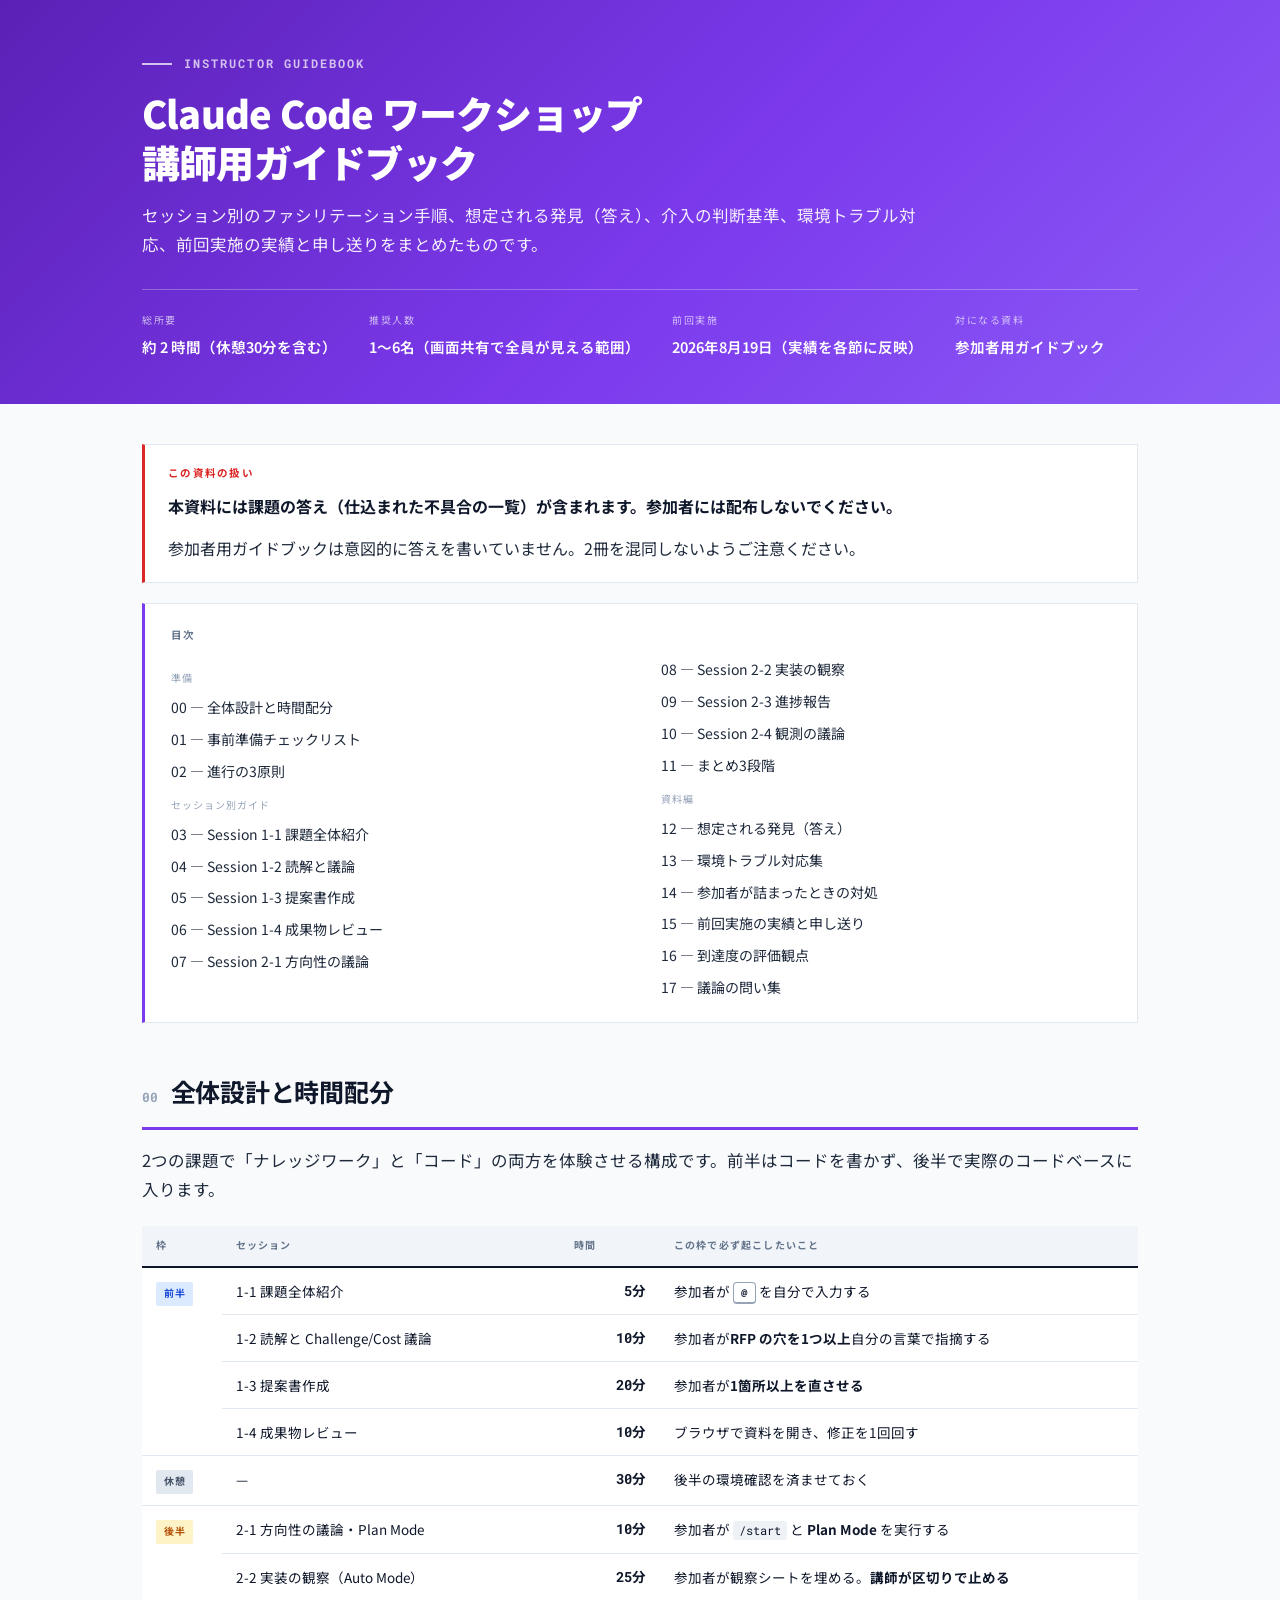
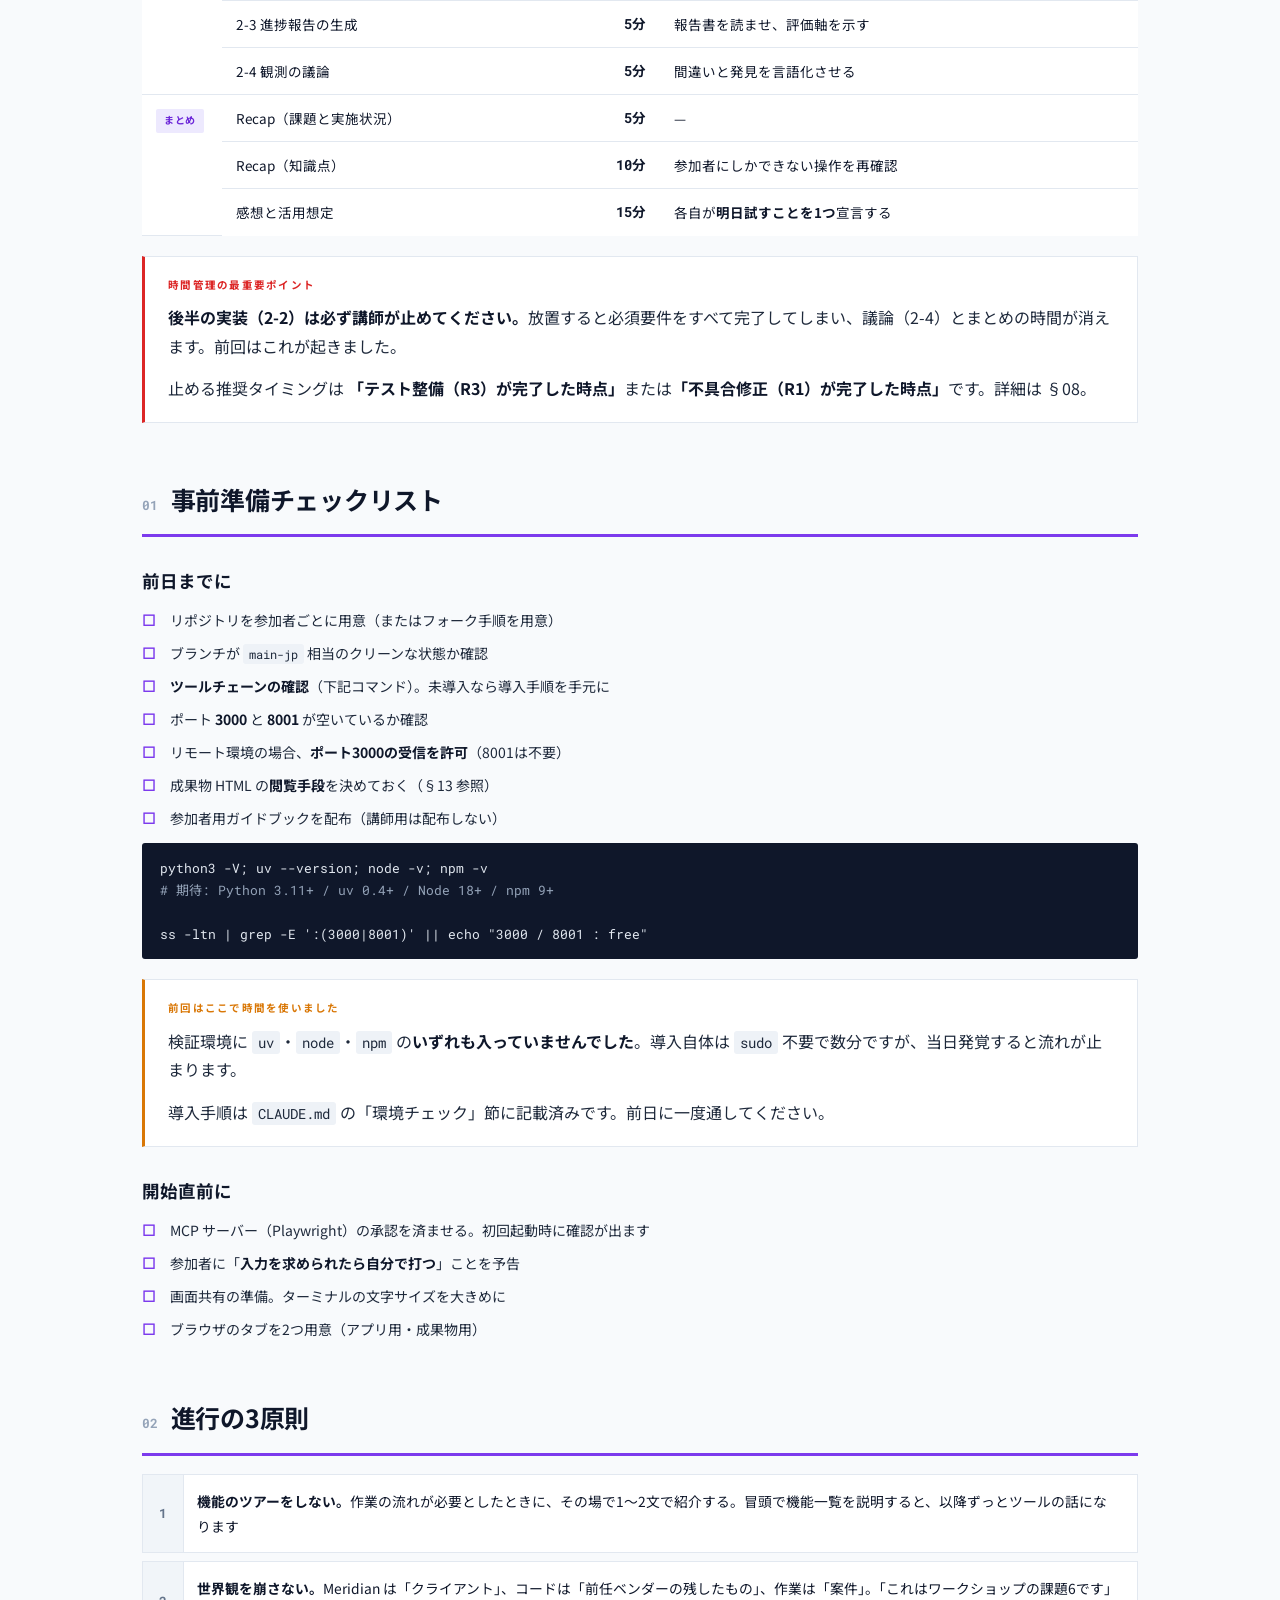
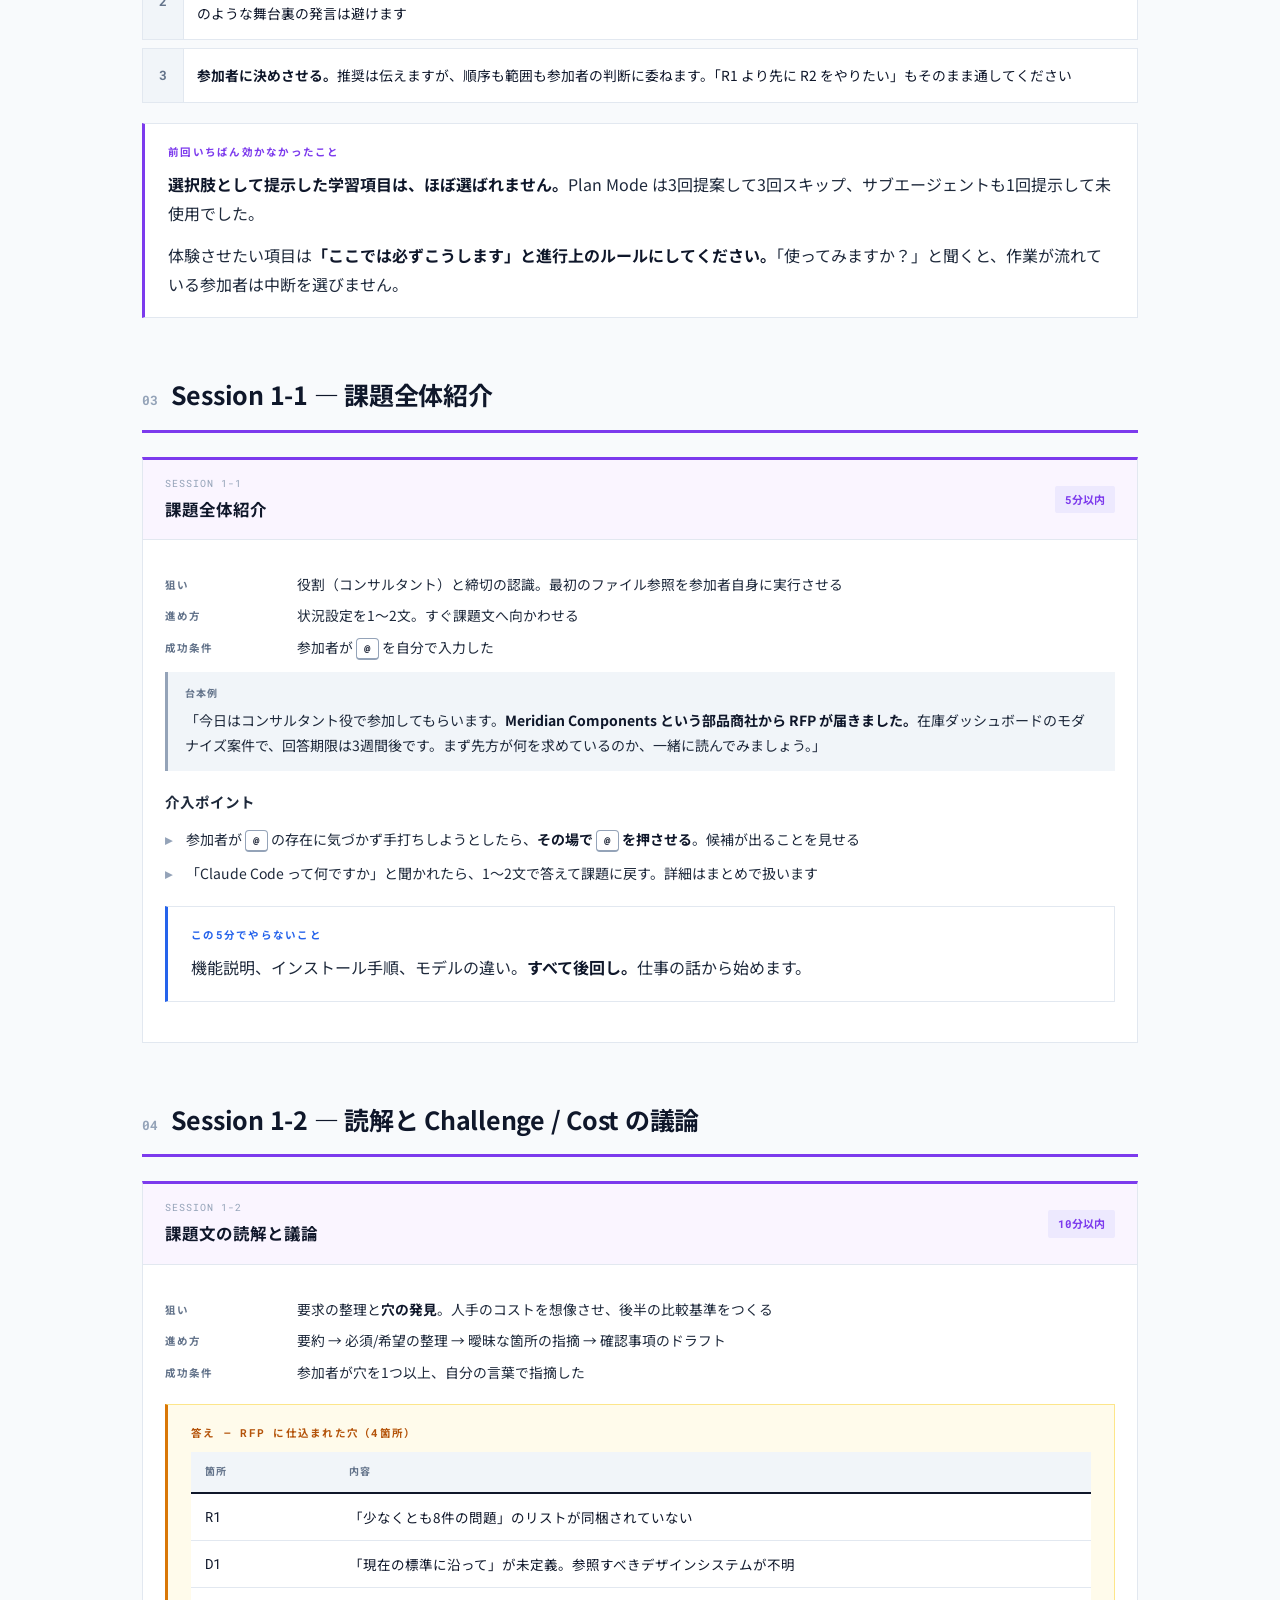
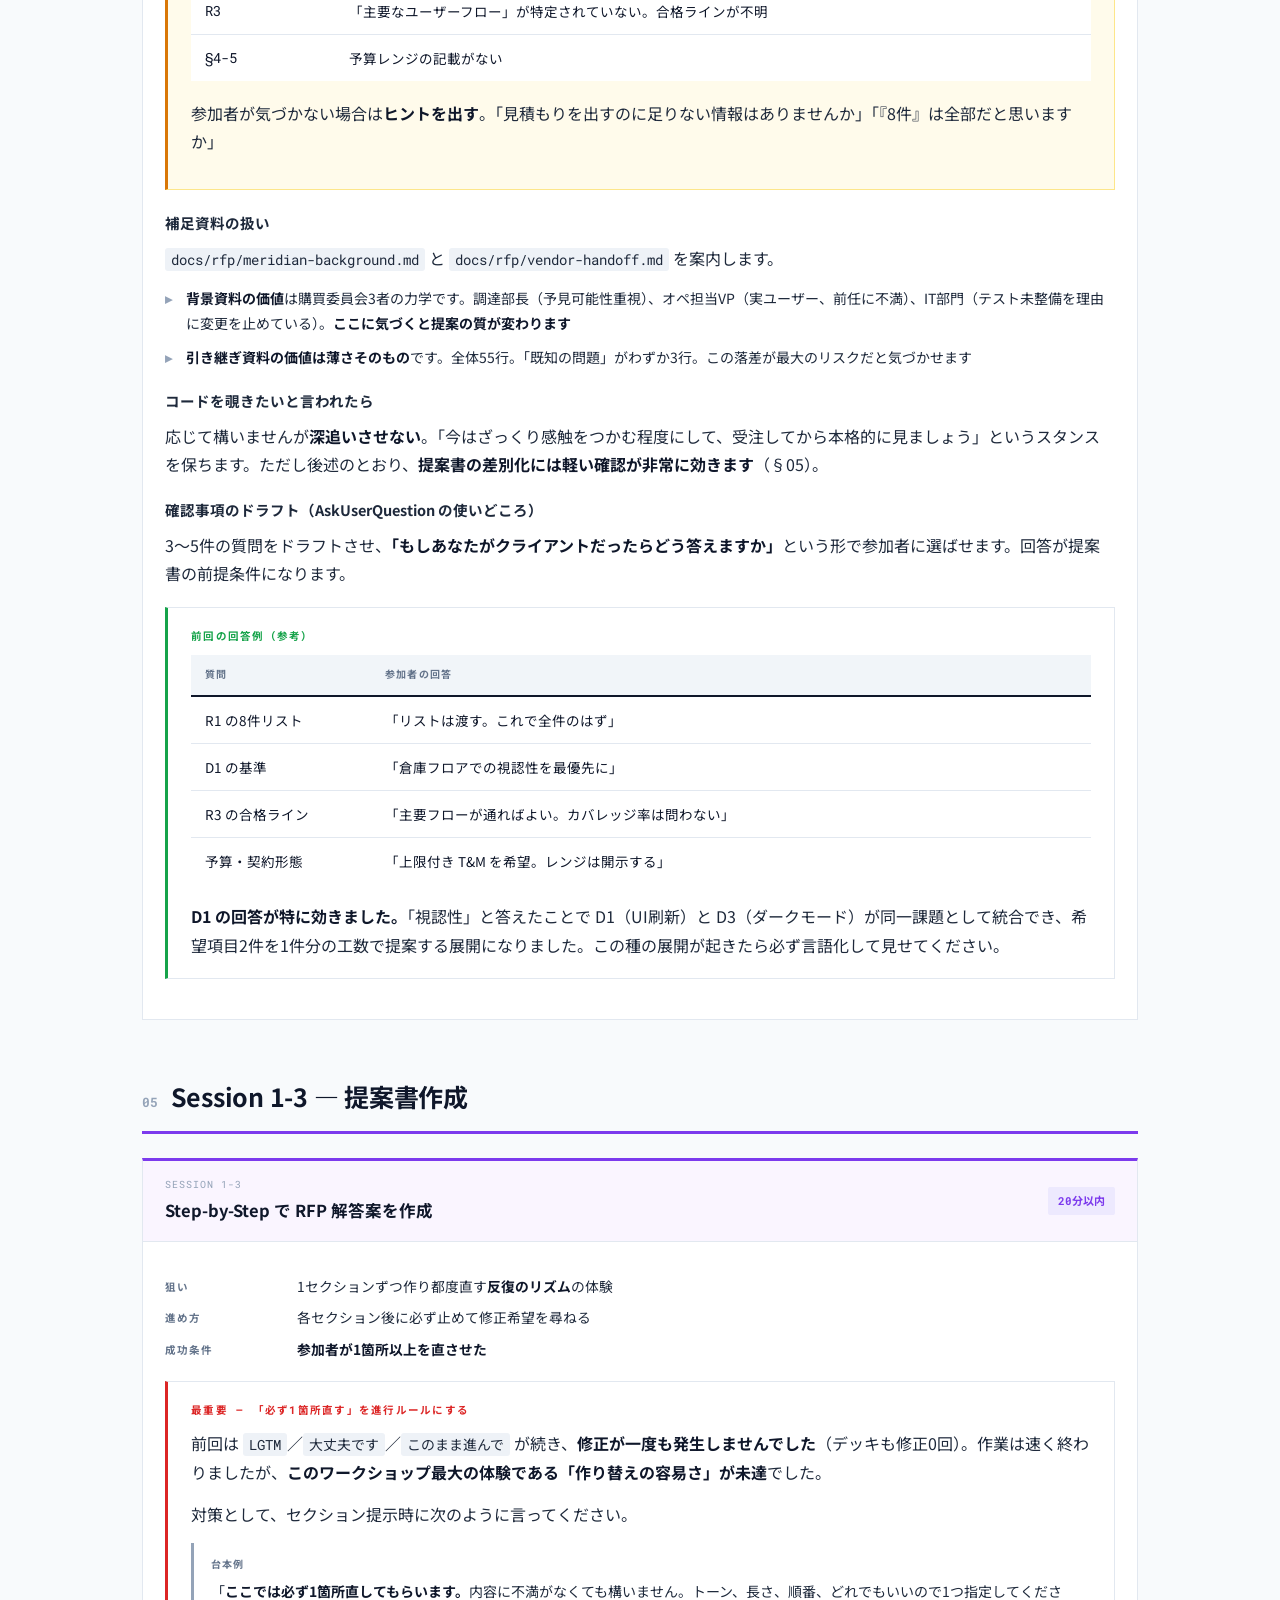
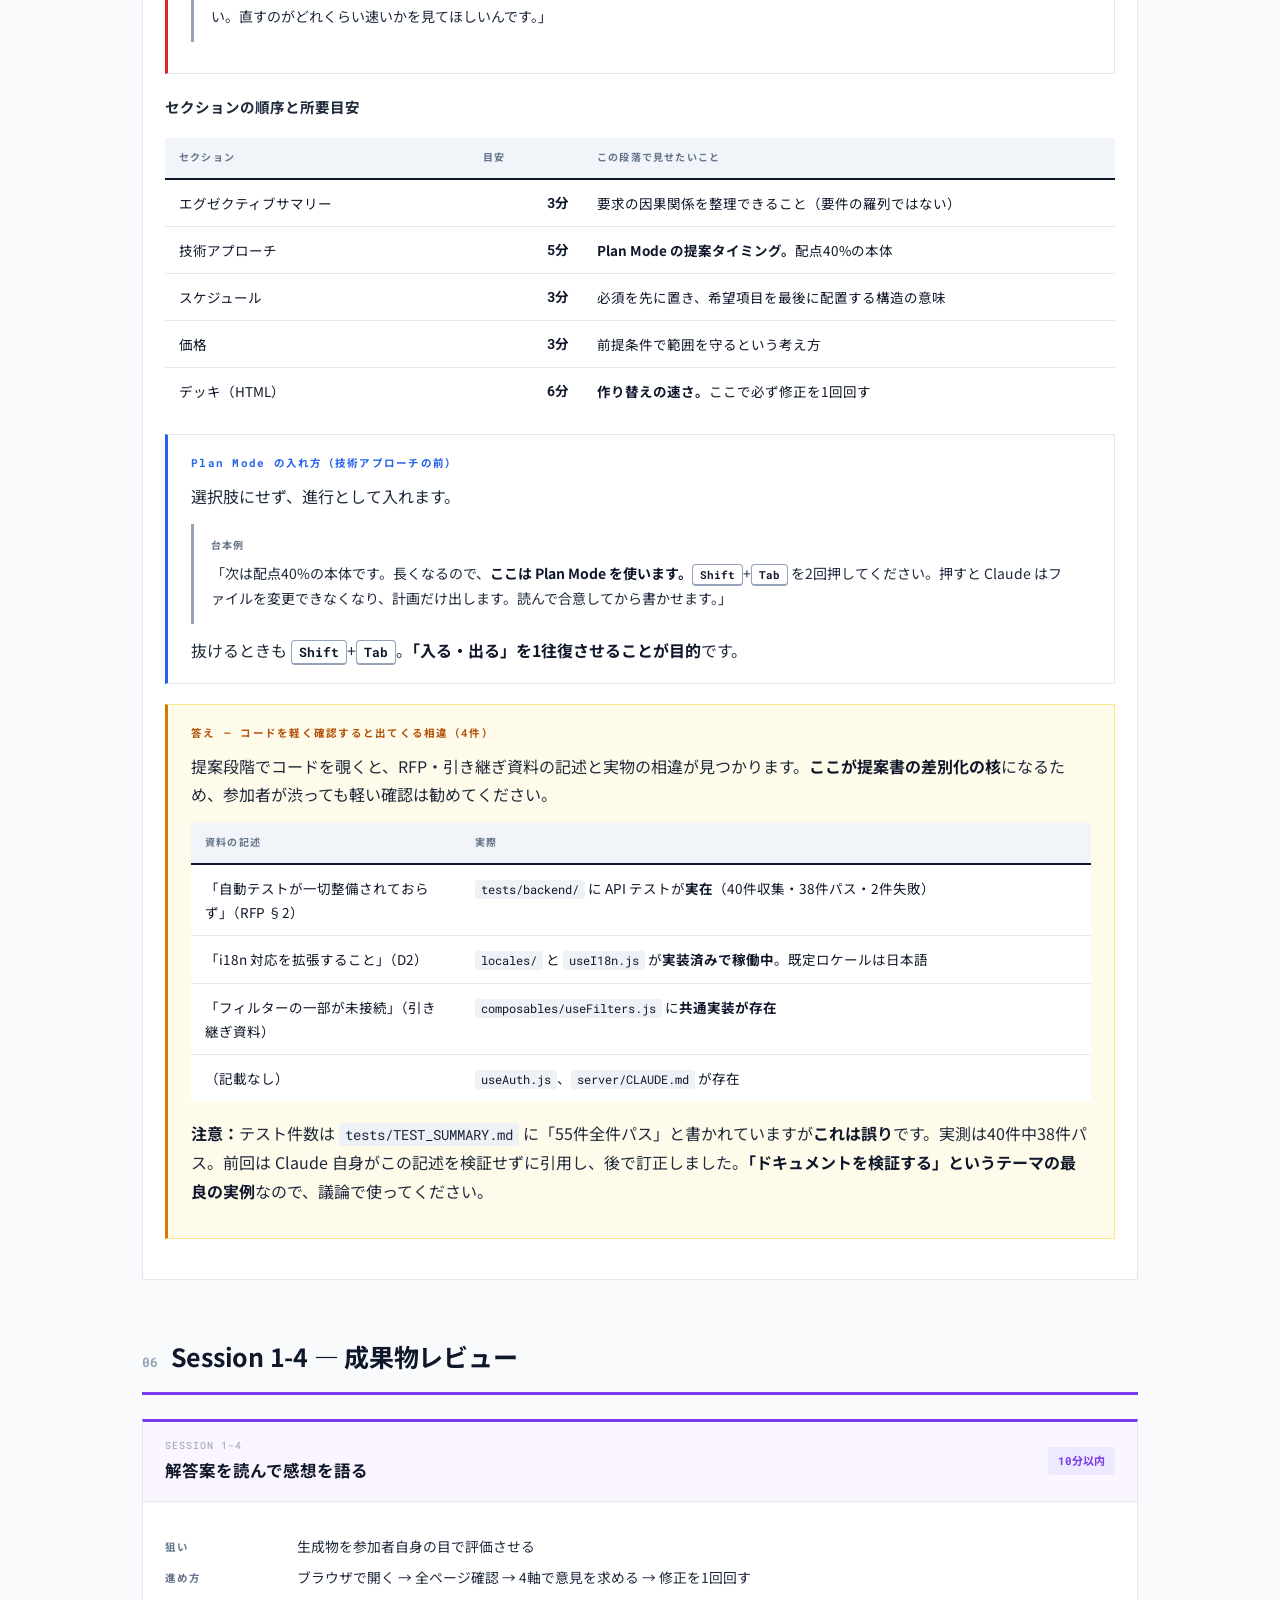
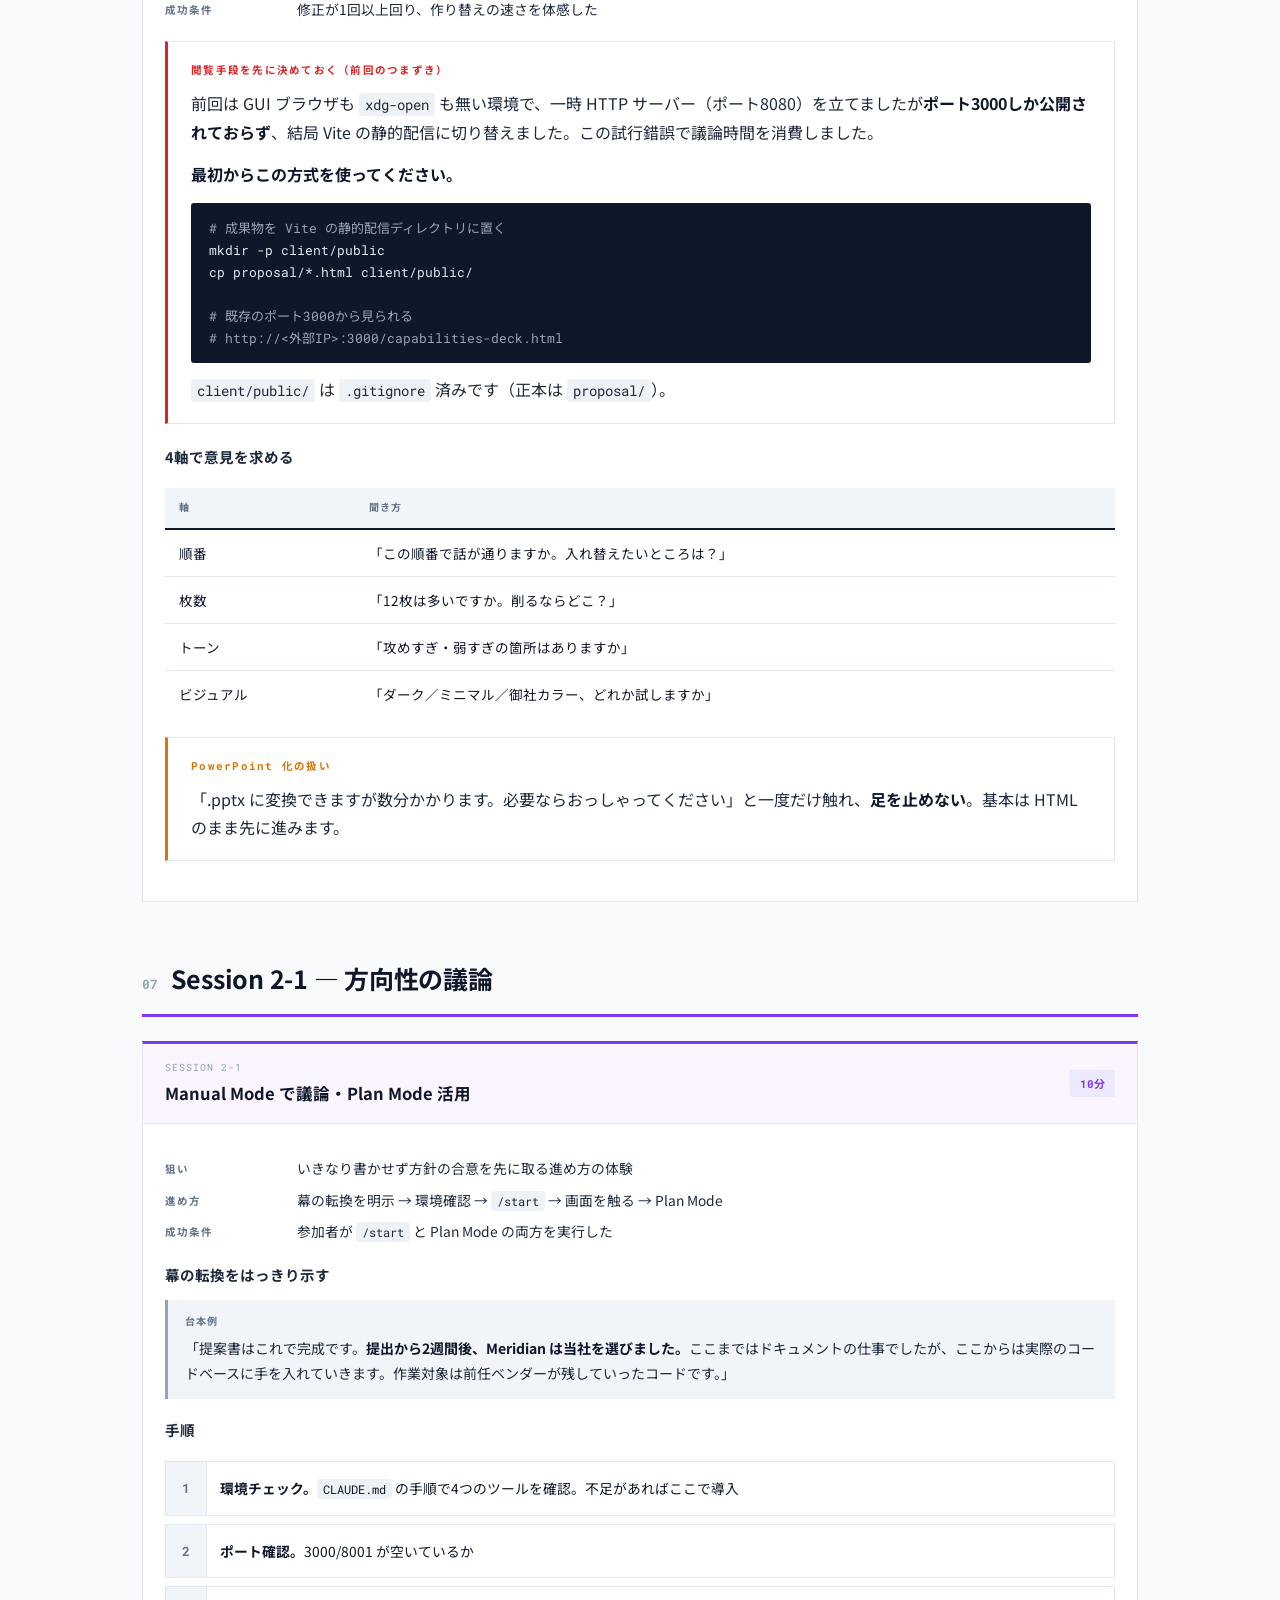
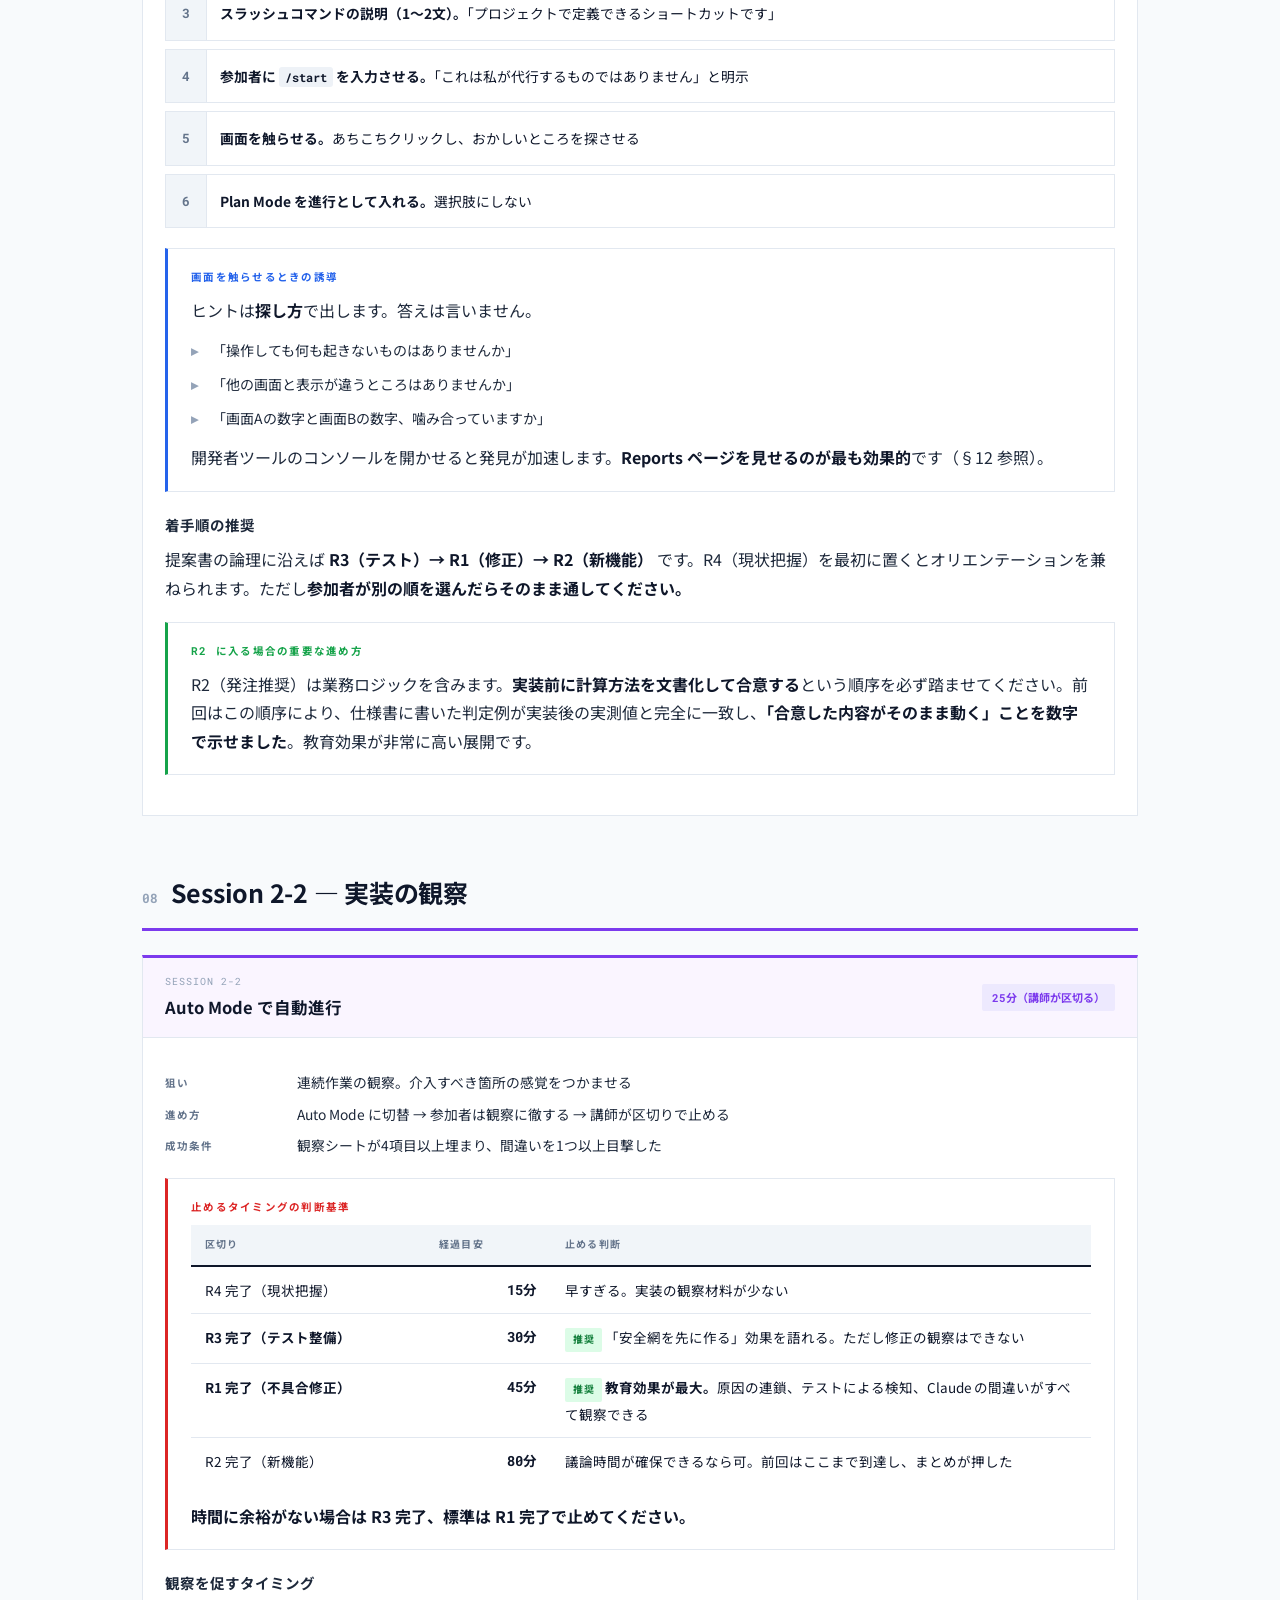
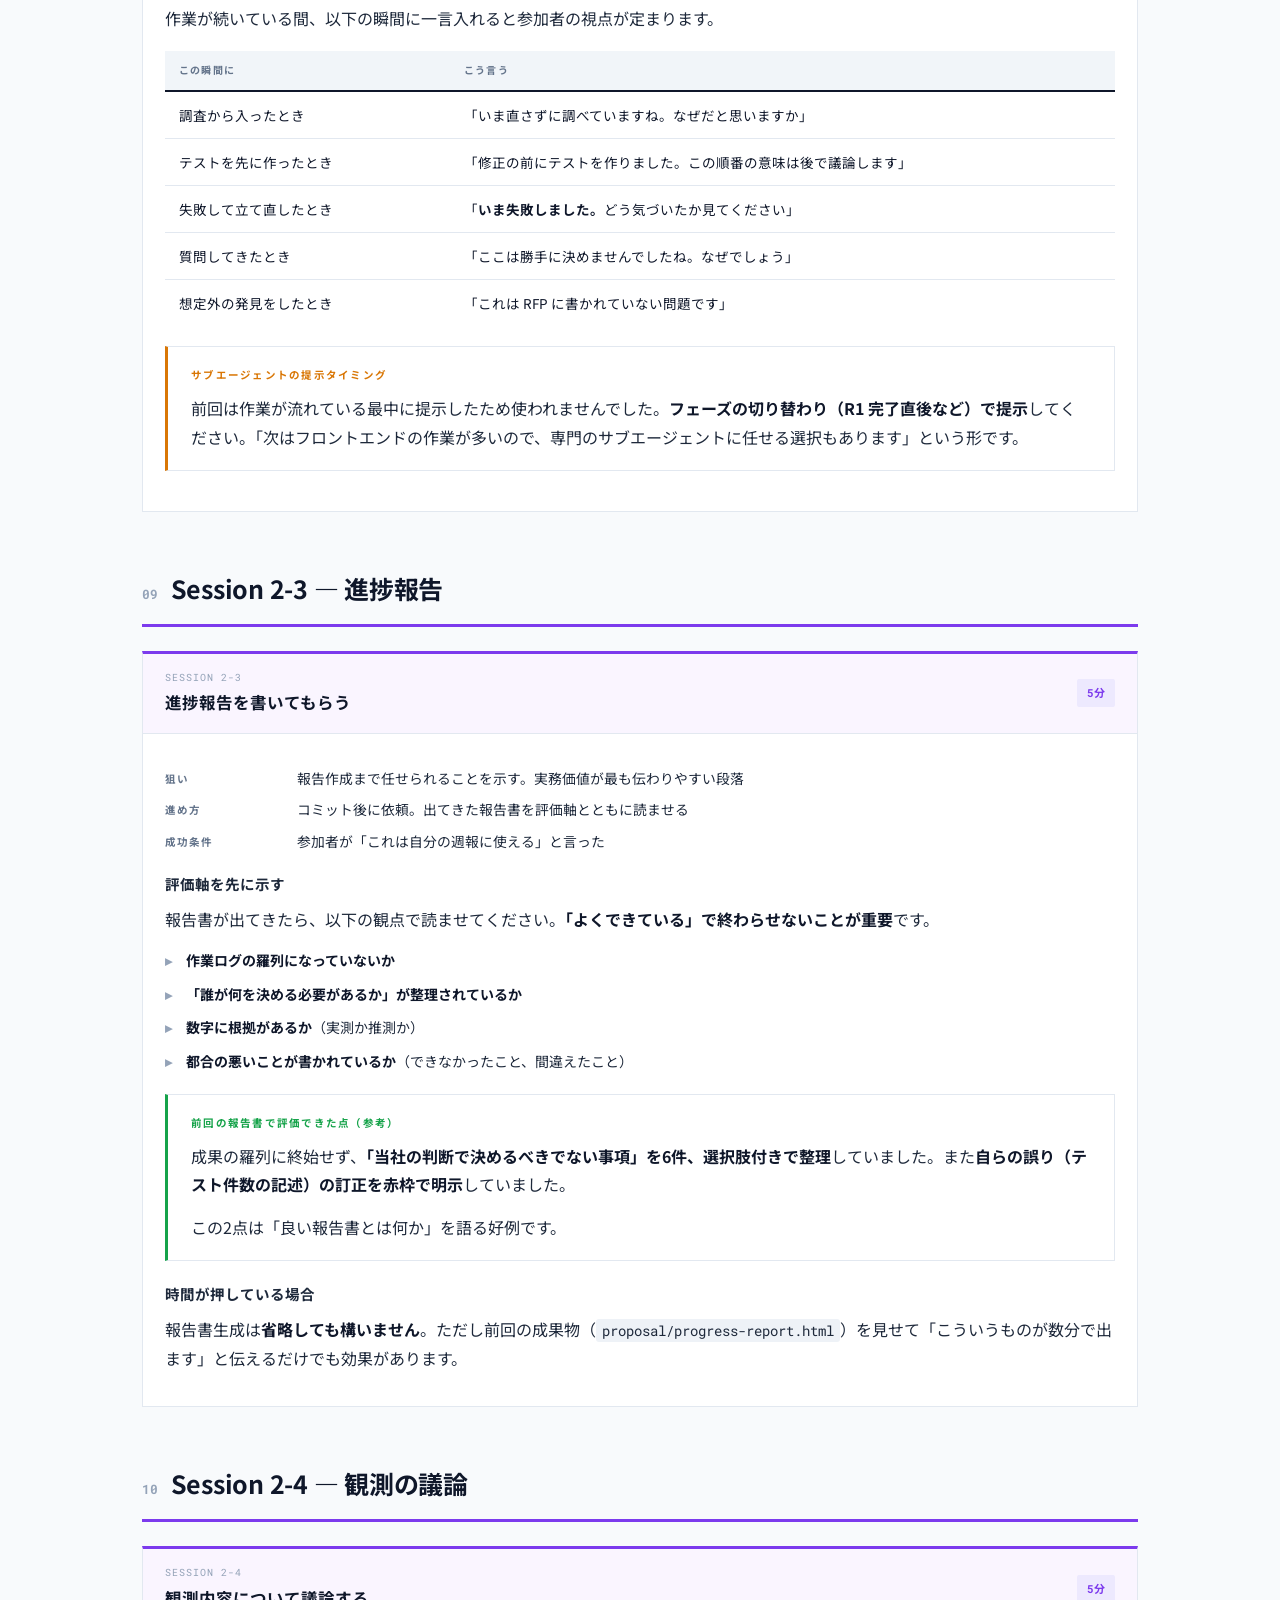
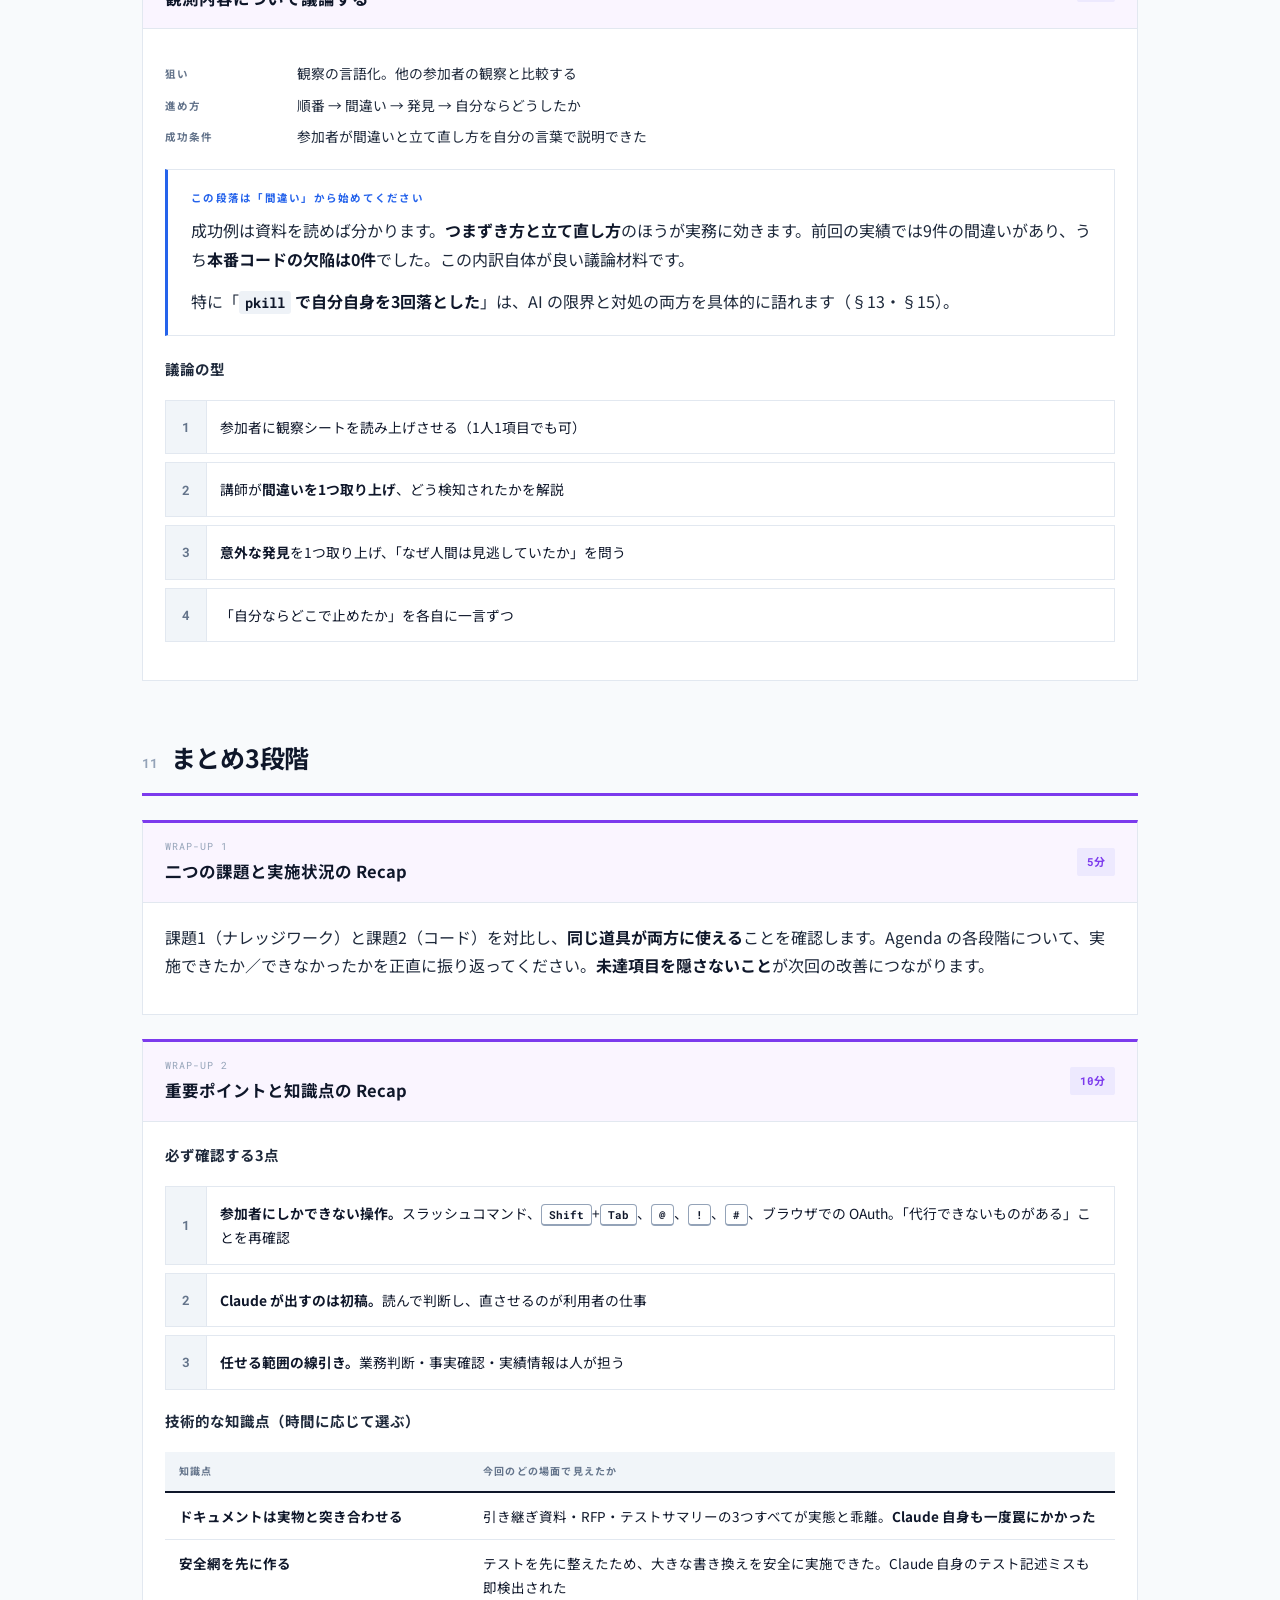
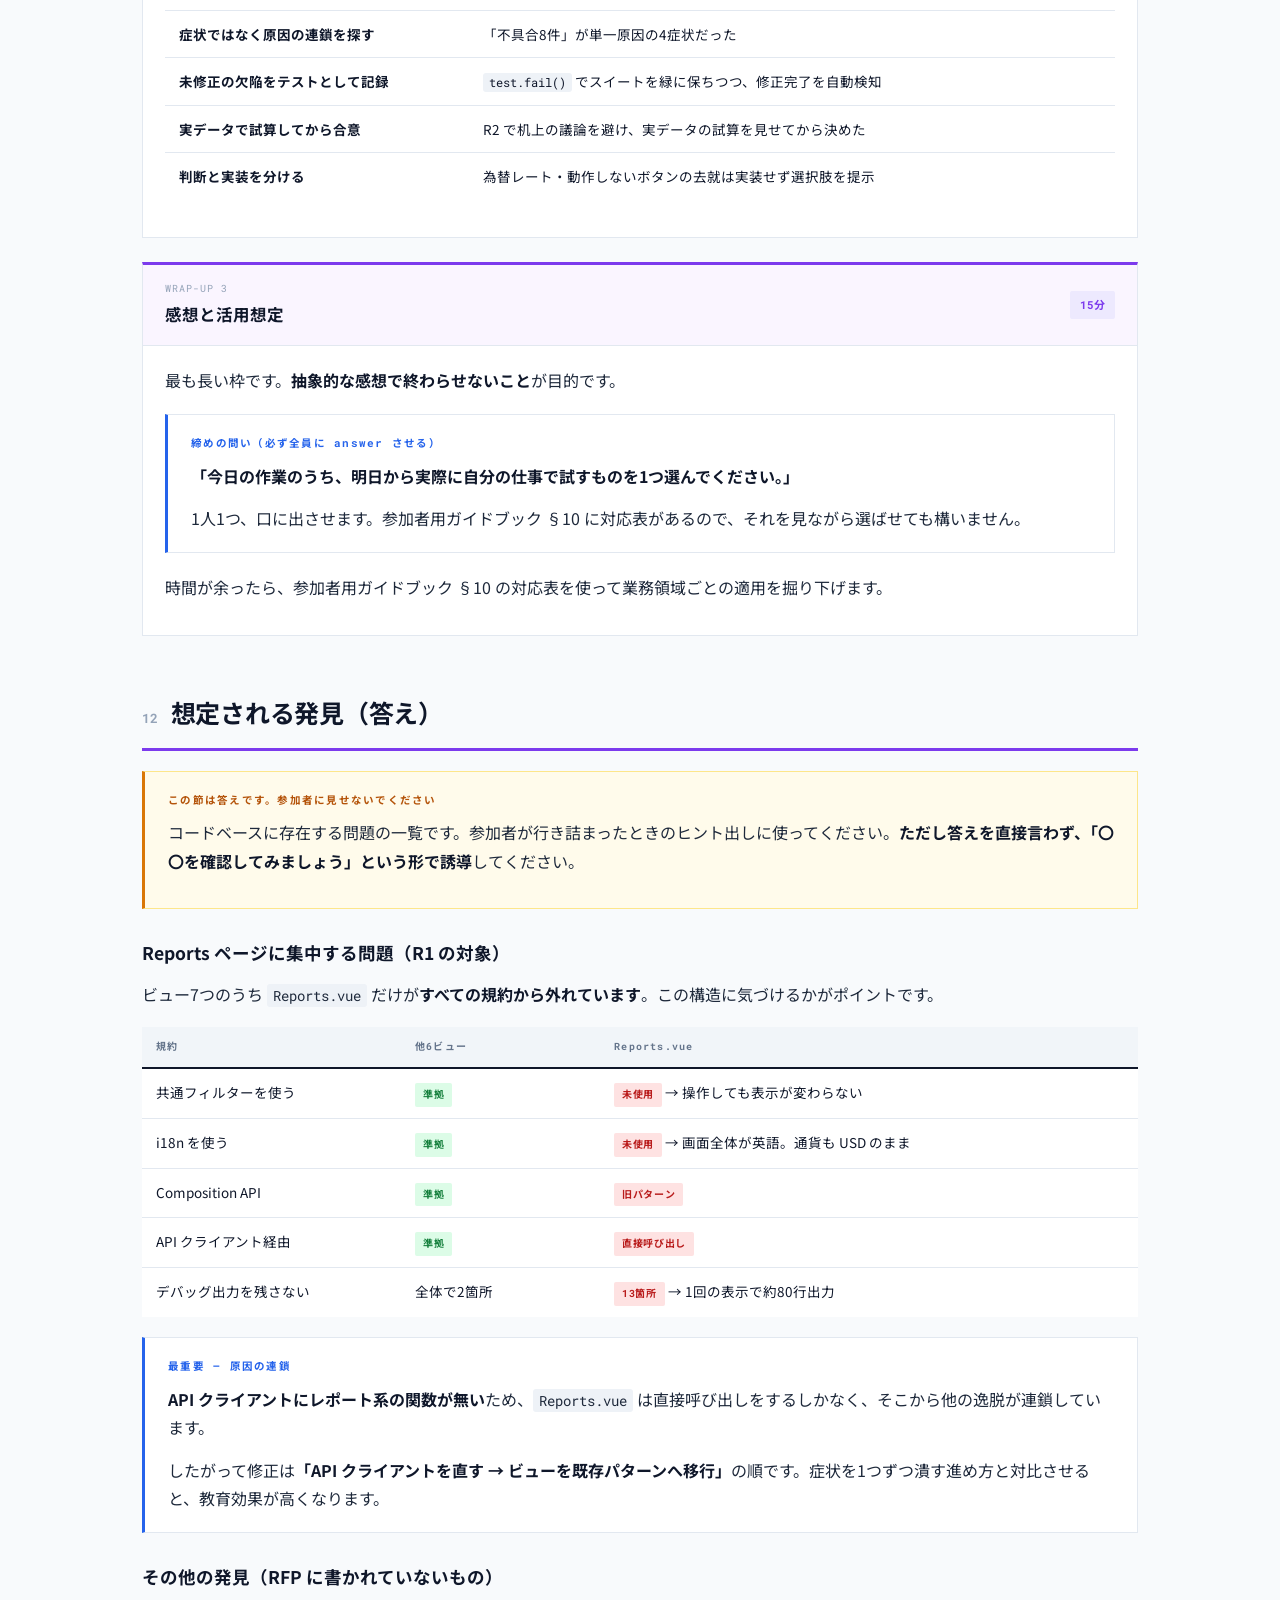
<file: instruction/06-workshop-guide-instructor.html>
<!DOCTYPE html>
<html lang="ja">
<head>
<meta charset="UTF-8">
<meta name="viewport" content="width=device-width, initial-scale=1.0">
<title>講師用ガイドブック — Claude Code ワークショップ</title>
<link rel="preconnect" href="https://fonts.googleapis.com">
<link rel="preconnect" href="https://fonts.gstatic.com" crossorigin>
<link href="https://fonts.googleapis.com/css2?family=Noto+Sans+JP:wght@400;500;700;900&family=Roboto+Mono:wght@400;500;700&display=swap" rel="stylesheet">
<style>
:root{
  --ink:#0f172a; --ink-2:#1e293b; --muted:#64748b; --muted-2:#94a3b8;
  --line:#e2e8f0; --bg:#f8fafc; --white:#fff;
  --green:#16a34a; --blue:#2563eb; --amber:#d97706; --red:#dc2626; --purple:#7c3aed;
  --sans:"Noto Sans JP","Hiragino Kaku Gothic ProN","Yu Gothic",Meiryo,sans-serif;
  --mono:"Roboto Mono","SF Mono",Consolas,"Noto Sans JP","Hiragino Kaku Gothic ProN",monospace;
}
*{margin:0;padding:0;box-sizing:border-box}
body{font-family:var(--sans);background:var(--bg);color:var(--ink);line-height:1.78;-webkit-font-smoothing:antialiased}
.wrap{max-width:1060px;margin:0 auto;padding:0 32px 110px}

header{background:var(--purple);color:#fff;padding:54px 0 44px;margin-bottom:40px;
  background-image:linear-gradient(135deg,#5b21b6 0%,#7c3aed 55%,#8b5cf6 100%)}
header .wrap{padding-bottom:0}
.kicker{font-family:var(--mono);font-size:11.5px;font-weight:700;letter-spacing:.18em;color:rgba(255,255,255,.72);text-transform:uppercase;margin-bottom:15px;display:flex;align-items:center;gap:12px}
.kicker .bar{width:30px;height:2px;background:currentColor}
header h1{font-size:38px;font-weight:900;letter-spacing:-.02em;line-height:1.28}
header p.sub{font-size:16.5px;color:rgba(255,255,255,.92);margin-top:14px;max-width:780px}
.hmeta{display:flex;flex-wrap:wrap;gap:32px;margin-top:30px;padding-top:22px;border-top:1px solid rgba(255,255,255,.28)}
.hmeta div .k{font-family:var(--mono);font-size:10px;letter-spacing:.16em;color:rgba(255,255,255,.66);text-transform:uppercase;margin-bottom:4px}
.hmeta div .v{font-size:14.5px;font-weight:600}

nav.toc{background:var(--white);border:1px solid var(--line);border-left:3px solid var(--purple);padding:22px 26px;margin-bottom:46px}
nav.toc .t{font-family:var(--mono);font-size:10.5px;font-weight:700;letter-spacing:.14em;color:var(--muted);margin-bottom:13px}
nav.toc ol{list-style:none;columns:2;column-gap:40px}
nav.toc li{margin-bottom:7px;font-size:14px;break-inside:avoid}
nav.toc a{text-decoration:none;color:var(--ink-2)}
nav.toc a:hover{color:var(--purple);text-decoration:underline}
nav.toc .g{font-family:var(--mono);font-size:10px;color:var(--muted-2);letter-spacing:.1em;margin:13px 0 7px;break-after:avoid}

section{margin-bottom:54px;scroll-margin-top:20px}
h2{font-size:25px;font-weight:700;letter-spacing:-.01em;margin-bottom:8px;padding-bottom:13px;border-bottom:3px solid var(--purple);display:flex;align-items:baseline;gap:13px}
h2 .num{font-family:var(--mono);font-size:13px;font-weight:700;color:var(--muted-2)}
h3{font-size:17.5px;font-weight:700;margin:28px 0 12px}
h4{font-size:14.5px;font-weight:700;margin:18px 0 8px;color:var(--ink-2)}
p{margin-bottom:14px;color:var(--ink-2)}
.lead{font-size:16.5px;color:var(--ink-2);margin:16px 0 22px}
code{font-family:var(--mono);font-size:.87em;background:#eef2f7;padding:2px 6px;border-radius:3px}
kbd{font-family:var(--mono);font-size:.82em;background:var(--white);border:1px solid var(--muted-2);border-bottom-width:2px;border-radius:4px;padding:2px 7px;font-weight:700;color:var(--ink)}
strong{font-weight:700;color:var(--ink)}

table{width:100%;border-collapse:collapse;background:var(--white);margin:18px 0;font-size:13.5px}
th,td{text-align:left;padding:11px 14px;border-bottom:1px solid var(--line);vertical-align:top}
th{font-family:var(--mono);font-size:10px;font-weight:700;letter-spacing:.12em;color:var(--muted);background:#f1f5f9;border-bottom:2px solid var(--ink);white-space:nowrap}
td.mono{font-family:var(--mono)}
td.num{font-family:var(--mono);text-align:right;white-space:nowrap;font-weight:700}
tbody tr:last-child td{border-bottom:none}
tr.tot td{background:#f1f5f9;font-weight:700;border-top:2px solid var(--ink)}

.chip{display:inline-block;font-family:var(--mono);font-size:10px;font-weight:700;letter-spacing:.06em;padding:3px 8px;border-radius:2px;white-space:nowrap}
.chip.g{background:#dcfce7;color:#15803d}
.chip.b{background:#dbeafe;color:#1d4ed8}
.chip.a{background:#fef3c7;color:#b45309}
.chip.r{background:#fee2e2;color:#b91c1c}
.chip.n{background:#e2e8f0;color:#475569}
.chip.p{background:#ede9fe;color:#6d28d9}

.box{background:var(--white);border:1px solid var(--line);border-left:3px solid var(--muted);padding:19px 23px;margin:20px 0}
.box .h{font-family:var(--mono);font-size:10.5px;font-weight:700;letter-spacing:.12em;color:var(--muted);margin-bottom:9px}
.box p:last-child{margin-bottom:0}
.box.b{border-left-color:var(--blue)} .box.b .h{color:var(--blue)}
.box.g{border-left-color:var(--green)} .box.g .h{color:var(--green)}
.box.a{border-left-color:var(--amber)} .box.a .h{color:var(--amber)}
.box.r{border-left-color:var(--red)} .box.r .h{color:var(--red)}
.box.p{border-left-color:var(--purple)} .box.p .h{color:var(--purple)}

.spoiler{background:#fffbeb;border:1px solid #fde68a;border-left:3px solid var(--amber);padding:19px 23px;margin:20px 0}
.spoiler .h{font-family:var(--mono);font-size:10.5px;font-weight:700;letter-spacing:.12em;color:#b45309;margin-bottom:9px}

.ses{background:var(--white);border:1px solid var(--line);border-top:3px solid var(--purple);margin:24px 0}
.ses>.hd{padding:15px 22px;border-bottom:1px solid var(--line);background:#faf5ff;display:flex;justify-content:space-between;align-items:center;gap:14px;flex-wrap:wrap}
.ses>.hd .ttl{font-size:16.5px;font-weight:700}
.ses>.hd .ttl span{display:block;font-family:var(--mono);font-size:10px;color:var(--muted-2);letter-spacing:.1em;font-weight:400;margin-bottom:2px}
.ses>.hd .tm{font-family:var(--mono);font-size:11px;font-weight:700;color:var(--purple);background:#ede9fe;padding:4px 10px;border-radius:2px;white-space:nowrap}
.ses>.bd{padding:20px 22px}
.ses>.bd>h4:first-child{margin-top:0}

.kv{display:grid;grid-template-columns:118px 1fr;gap:7px 14px;font-size:13.8px;margin:12px 0}
.kv dt{font-family:var(--mono);font-size:10.5px;font-weight:700;letter-spacing:.08em;color:var(--muted);padding-top:4px}
.kv dd{color:var(--ink-2)}

.script{background:#f1f5f9;border-left:3px solid var(--muted-2);padding:13px 17px;margin:12px 0;font-size:14px;color:var(--ink-2);font-style:normal}
.script b{color:var(--ink);font-weight:700}
.script .lbl{display:block;font-family:var(--mono);font-size:10px;letter-spacing:.12em;color:var(--muted);margin-bottom:6px;font-weight:700}

.type{background:var(--ink);color:#e2e8f0;font-family:var(--mono);font-size:13px;padding:14px 18px;margin:12px 0;border-radius:3px;overflow-x:auto;white-space:pre-wrap;line-height:1.7}
.type .c{color:#94a3b8}

ul.plain{list-style:none;margin:12px 0}
ul.plain li{padding-left:21px;position:relative;margin-bottom:9px;font-size:14px;color:var(--ink-2)}
ul.plain li::before{content:"▸";position:absolute;left:0;color:var(--muted-2);font-weight:700}

ul.chk{list-style:none;margin:12px 0}
ul.chk li{padding-left:28px;position:relative;margin-bottom:8px;font-size:14px;color:var(--ink-2)}
ul.chk li::before{content:"☐";position:absolute;left:0;top:-1px;color:var(--purple);font-weight:700;font-size:15px}

ol.seq{counter-reset:sq;list-style:none;margin:18px 0}
ol.seq li{counter-increment:sq;background:var(--white);border:1px solid var(--line);padding:14px 17px 14px 54px;position:relative;margin-bottom:8px;font-size:13.8px}
ol.seq li::before{content:counter(sq);position:absolute;left:0;top:0;bottom:0;width:40px;display:flex;align-items:center;justify-content:center;background:#f1f5f9;border-right:1px solid var(--line);font-family:var(--mono);font-size:12.5px;font-weight:700;color:var(--muted)}

.tl{background:var(--white);border:1px solid var(--line);padding:20px 24px;margin:20px 0}
.tlrow{display:grid;grid-template-columns:74px 1fr;gap:16px;padding:8px 0;border-bottom:1px solid var(--line);font-size:13.5px}
.tlrow:last-child{border-bottom:none}
.tlrow .t{font-family:var(--mono);font-size:11.5px;font-weight:700;color:var(--purple)}

footer{border-top:1px solid var(--line);margin-top:62px;padding-top:26px;font-family:var(--mono);font-size:11.5px;color:var(--muted-2);line-height:2}

@media print{body{background:#fff}header{background:var(--purple)!important;-webkit-print-color-adjust:exact;print-color-adjust:exact}section{page-break-inside:avoid}nav.toc{display:none}}
@media (max-width:820px){.wrap{padding:0 20px 60px}header h1{font-size:28px}nav.toc ol{columns:1}.kv{grid-template-columns:1fr}}
</style>
</head>
<body>

<header>
  <div class="wrap">
    <div class="kicker"><span class="bar"></span>INSTRUCTOR GUIDEBOOK</div>
    <h1>Claude Code ワークショップ<br>講師用ガイドブック</h1>
    <p class="sub">セッション別のファシリテーション手順、想定される発見（答え）、介入の判断基準、環境トラブル対応、前回実施の実績と申し送りをまとめたものです。</p>
    <div class="hmeta">
      <div><div class="k">総所要</div><div class="v">約 2 時間（休憩30分を含む）</div></div>
      <div><div class="k">推奨人数</div><div class="v">1〜6名（画面共有で全員が見える範囲）</div></div>
      <div><div class="k">前回実施</div><div class="v">2026年8月19日（実績を各節に反映）</div></div>
      <div><div class="k">対になる資料</div><div class="v">参加者用ガイドブック</div></div>
    </div>
  </div>
</header>

<div class="wrap">

<div class="box r" style="margin-top:0">
  <div class="h">この資料の扱い</div>
  <p><strong>本資料には課題の答え（仕込まれた不具合の一覧）が含まれます。参加者には配布しないでください。</strong></p>
  <p>参加者用ガイドブックは意図的に答えを書いていません。2冊を混同しないようご注意ください。</p>
</div>

<nav class="toc">
  <div class="t">目次</div>
  <ol>
    <li class="g">準備</li>
    <li><a href="#s0">00 — 全体設計と時間配分</a></li>
    <li><a href="#s1">01 — 事前準備チェックリスト</a></li>
    <li><a href="#s2">02 — 進行の3原則</a></li>
    <li class="g">セッション別ガイド</li>
    <li><a href="#a1">03 — Session 1-1 課題全体紹介</a></li>
    <li><a href="#a2">04 — Session 1-2 読解と議論</a></li>
    <li><a href="#a3">05 — Session 1-3 提案書作成</a></li>
    <li><a href="#a4">06 — Session 1-4 成果物レビュー</a></li>
    <li><a href="#b1">07 — Session 2-1 方向性の議論</a></li>
    <li><a href="#b2">08 — Session 2-2 実装の観察</a></li>
    <li><a href="#b3">09 — Session 2-3 進捗報告</a></li>
    <li><a href="#b4">10 — Session 2-4 観測の議論</a></li>
    <li><a href="#b5">11 — まとめ3段階</a></li>
    <li class="g">資料編</li>
    <li><a href="#c1">12 — 想定される発見（答え）</a></li>
    <li><a href="#c2">13 — 環境トラブル対応集</a></li>
    <li><a href="#c3">14 — 参加者が詰まったときの対処</a></li>
    <li><a href="#c4">15 — 前回実施の実績と申し送り</a></li>
    <li><a href="#c5">16 — 到達度の評価観点</a></li>
    <li><a href="#c6">17 — 議論の問い集</a></li>
  </ol>
</nav>

<!-- ===================== 00 ===================== -->
<section id="s0">
  <h2><span class="num">00</span>全体設計と時間配分</h2>

  <p class="lead">2つの課題で「ナレッジワーク」と「コード」の両方を体験させる構成です。前半はコードを書かず、後半で実際のコードベースに入ります。</p>

  <table>
    <thead><tr><th style="width:8%">枠</th><th style="width:34%">セッション</th><th style="width:10%">時間</th><th>この枠で必ず起こしたいこと</th></tr></thead>
    <tbody>
      <tr><td rowspan="4"><span class="chip b">前半</span></td><td>1-1 課題全体紹介</td><td class="num">5分</td><td>参加者が <kbd>@</kbd> を自分で入力する</td></tr>
      <tr><td>1-2 読解と Challenge/Cost 議論</td><td class="num">10分</td><td>参加者が<strong>RFP の穴を1つ以上</strong>自分の言葉で指摘する</td></tr>
      <tr><td>1-3 提案書作成</td><td class="num">20分</td><td>参加者が<strong>1箇所以上を直させる</strong></td></tr>
      <tr><td>1-4 成果物レビュー</td><td class="num">10分</td><td>ブラウザで資料を開き、修正を1回回す</td></tr>
      <tr><td><span class="chip n">休憩</span></td><td>—</td><td class="num">30分</td><td>後半の環境確認を済ませておく</td></tr>
      <tr><td rowspan="4"><span class="chip a">後半</span></td><td>2-1 方向性の議論・Plan Mode</td><td class="num">10分</td><td>参加者が <code>/start</code> と <strong>Plan Mode</strong> を実行する</td></tr>
      <tr><td>2-2 実装の観察（Auto Mode）</td><td class="num">25分</td><td>参加者が観察シートを埋める。<strong>講師が区切りで止める</strong></td></tr>
      <tr><td>2-3 進捗報告の生成</td><td class="num">5分</td><td>報告書を読ませ、評価軸を示す</td></tr>
      <tr><td>2-4 観測の議論</td><td class="num">5分</td><td>間違いと発見を言語化させる</td></tr>
      <tr><td rowspan="3"><span class="chip p">まとめ</span></td><td>Recap（課題と実施状況）</td><td class="num">5分</td><td>—</td></tr>
      <tr><td>Recap（知識点）</td><td class="num">10分</td><td>参加者にしかできない操作を再確認</td></tr>
      <tr><td>感想と活用想定</td><td class="num">15分</td><td>各自が<strong>明日試すことを1つ</strong>宣言する</td></tr>
    </tbody>
  </table>

  <div class="box r">
    <div class="h">時間管理の最重要ポイント</div>
    <p><strong>後半の実装（2-2）は必ず講師が止めてください。</strong>放置すると必須要件をすべて完了してしまい、議論（2-4）とまとめの時間が消えます。前回はこれが起きました。</p>
    <p>止める推奨タイミングは <strong>「テスト整備（R3）が完了した時点」</strong>または<strong>「不具合修正（R1）が完了した時点」</strong>です。詳細は §08。</p>
  </div>
</section>

<!-- ===================== 01 ===================== -->
<section id="s1">
  <h2><span class="num">01</span>事前準備チェックリスト</h2>

  <h3>前日までに</h3>
  <ul class="chk">
    <li>リポジトリを参加者ごとに用意（またはフォーク手順を用意）</li>
    <li>ブランチが <code>main-jp</code> 相当のクリーンな状態か確認</li>
    <li><strong>ツールチェーンの確認</strong>（下記コマンド）。未導入なら導入手順を手元に</li>
    <li>ポート <strong>3000</strong> と <strong>8001</strong> が空いているか確認</li>
    <li>リモート環境の場合、<strong>ポート3000の受信を許可</strong>（8001は不要）</li>
    <li>成果物 HTML の<strong>閲覧手段</strong>を決めておく（§13 参照）</li>
    <li>参加者用ガイドブックを配布（講師用は配布しない）</li>
  </ul>

  <div class="type">python3 -V; uv --version; node -v; npm -v
<span class="c"># 期待: Python 3.11+ / uv 0.4+ / Node 18+ / npm 9+</span>

ss -ltn | grep -E ':(3000|8001)' || echo "3000 / 8001 : free"</div>

  <div class="box a">
    <div class="h">前回はここで時間を使いました</div>
    <p>検証環境に <code>uv</code>・<code>node</code>・<code>npm</code> の<strong>いずれも入っていませんでした</strong>。導入自体は <code>sudo</code> 不要で数分ですが、当日発覚すると流れが止まります。</p>
    <p>導入手順は <code>CLAUDE.md</code> の「環境チェック」節に記載済みです。前日に一度通してください。</p>
  </div>

  <h3>開始直前に</h3>
  <ul class="chk">
    <li>MCP サーバー（Playwright）の承認を済ませる。初回起動時に確認が出ます</li>
    <li>参加者に「<strong>入力を求められたら自分で打つ</strong>」ことを予告</li>
    <li>画面共有の準備。ターミナルの文字サイズを大きめに</li>
    <li>ブラウザのタブを2つ用意（アプリ用・成果物用）</li>
  </ul>
</section>

<!-- ===================== 02 ===================== -->
<section id="s2">
  <h2><span class="num">02</span>進行の3原則</h2>

  <ol class="seq">
    <li><strong>機能のツアーをしない。</strong>作業の流れが必要としたときに、その場で1〜2文で紹介する。冒頭で機能一覧を説明すると、以降ずっとツールの話になります</li>
    <li><strong>世界観を崩さない。</strong>Meridian は「クライアント」、コードは「前任ベンダーの残したもの」、作業は「案件」。「これはワークショップの課題6です」のような舞台裏の発言は避けます</li>
    <li><strong>参加者に決めさせる。</strong>推奨は伝えますが、順序も範囲も参加者の判断に委ねます。「R1 より先に R2 をやりたい」もそのまま通してください</li>
  </ol>

  <div class="box p">
    <div class="h">前回いちばん効かなかったこと</div>
    <p><strong>選択肢として提示した学習項目は、ほぼ選ばれません。</strong>Plan Mode は3回提案して3回スキップ、サブエージェントも1回提示して未使用でした。</p>
    <p>体験させたい項目は<strong>「ここでは必ずこうします」と進行上のルールにしてください。</strong>「使ってみますか？」と聞くと、作業が流れている参加者は中断を選びません。</p>
  </div>
</section>

<!-- ===================== 1-1 ===================== -->
<section id="a1">
  <h2><span class="num">03</span>Session 1-1 — 課題全体紹介</h2>

  <div class="ses">
    <div class="hd"><div class="ttl"><span>SESSION 1-1</span>課題全体紹介</div><div class="tm">5分以内</div></div>
    <div class="bd">
      <dl class="kv">
        <dt>狙い</dt><dd>役割（コンサルタント）と締切の認識。最初のファイル参照を参加者自身に実行させる</dd>
        <dt>進め方</dt><dd>状況設定を1〜2文。すぐ課題文へ向かわせる</dd>
        <dt>成功条件</dt><dd>参加者が <kbd>@</kbd> を自分で入力した</dd>
      </dl>

      <div class="script">
        <span class="lbl">台本例</span>
        「今日はコンサルタント役で参加してもらいます。<b>Meridian Components という部品商社から RFP が届きました。</b>在庫ダッシュボードのモダナイズ案件で、回答期限は3週間後です。まず先方が何を求めているのか、一緒に読んでみましょう。」
      </div>

      <h4>介入ポイント</h4>
      <ul class="plain">
        <li>参加者が <kbd>@</kbd> の存在に気づかず手打ちしようとしたら、<strong>その場で <kbd>@</kbd> を押させる</strong>。候補が出ることを見せる</li>
        <li>「Claude Code って何ですか」と聞かれたら、1〜2文で答えて課題に戻す。詳細はまとめで扱います</li>
      </ul>

      <div class="box b">
        <div class="h">この5分でやらないこと</div>
        <p>機能説明、インストール手順、モデルの違い。<strong>すべて後回し。</strong>仕事の話から始めます。</p>
      </div>
    </div>
  </div>
</section>

<!-- ===================== 1-2 ===================== -->
<section id="a2">
  <h2><span class="num">04</span>Session 1-2 — 読解と Challenge / Cost の議論</h2>

  <div class="ses">
    <div class="hd"><div class="ttl"><span>SESSION 1-2</span>課題文の読解と議論</div><div class="tm">10分以内</div></div>
    <div class="bd">
      <dl class="kv">
        <dt>狙い</dt><dd>要求の整理と<strong>穴の発見</strong>。人手のコストを想像させ、後半の比較基準をつくる</dd>
        <dt>進め方</dt><dd>要約 → 必須/希望の整理 → 曖昧な箇所の指摘 → 確認事項のドラフト</dd>
        <dt>成功条件</dt><dd>参加者が穴を1つ以上、自分の言葉で指摘した</dd>
      </dl>

      <div class="spoiler">
        <div class="h">答え — RFP に仕込まれた穴（4箇所）</div>
        <table style="margin-top:8px">
          <thead><tr><th style="width:16%">箇所</th><th>内容</th></tr></thead>
          <tbody>
            <tr><td class="mono">R1</td><td>「少なくとも8件の問題」のリストが同梱されていない</td></tr>
            <tr><td class="mono">D1</td><td>「現在の標準に沿って」が未定義。参照すべきデザインシステムが不明</td></tr>
            <tr><td class="mono">R3</td><td>「主要なユーザーフロー」が特定されていない。合格ラインが不明</td></tr>
            <tr><td class="mono">§4-5</td><td>予算レンジの記載がない</td></tr>
          </tbody>
        </table>
        <p style="margin-top:10px">参加者が気づかない場合は<strong>ヒントを出す</strong>。「見積もりを出すのに足りない情報はありませんか」「『8件』は全部だと思いますか」</p>
      </div>

      <h4>補足資料の扱い</h4>
      <p><code>docs/rfp/meridian-background.md</code> と <code>docs/rfp/vendor-handoff.md</code> を案内します。</p>
      <ul class="plain">
        <li><strong>背景資料の価値</strong>は購買委員会3者の力学です。調達部長（予見可能性重視）、オペ担当VP（実ユーザー、前任に不満）、IT部門（テスト未整備を理由に変更を止めている）。<strong>ここに気づくと提案の質が変わります</strong></li>
        <li><strong>引き継ぎ資料の価値は薄さそのもの</strong>です。全体55行。「既知の問題」がわずか3行。この落差が最大のリスクだと気づかせます</li>
      </ul>

      <h4>コードを覗きたいと言われたら</h4>
      <p>応じて構いませんが<strong>深追いさせない</strong>。「今はざっくり感触をつかむ程度にして、受注してから本格的に見ましょう」というスタンスを保ちます。ただし後述のとおり、<strong>提案書の差別化には軽い確認が非常に効きます</strong>（§05）。</p>

      <h4>確認事項のドラフト（AskUserQuestion の使いどころ）</h4>
      <p>3〜5件の質問をドラフトさせ、<strong>「もしあなたがクライアントだったらどう答えますか」</strong>という形で参加者に選ばせます。回答が提案書の前提条件になります。</p>

      <div class="box g">
        <div class="h">前回の回答例（参考）</div>
        <table style="margin-top:8px">
          <thead><tr><th style="width:20%">質問</th><th>参加者の回答</th></tr></thead>
          <tbody>
            <tr><td>R1 の8件リスト</td><td>「リストは渡す。これで全件のはず」</td></tr>
            <tr><td>D1 の基準</td><td>「倉庫フロアでの視認性を最優先に」</td></tr>
            <tr><td>R3 の合格ライン</td><td>「主要フローが通ればよい。カバレッジ率は問わない」</td></tr>
            <tr><td>予算・契約形態</td><td>「上限付き T&amp;M を希望。レンジは開示する」</td></tr>
          </tbody>
        </table>
        <p style="margin-top:10px"><strong>D1 の回答が特に効きました。</strong>「視認性」と答えたことで D1（UI刷新）と D3（ダークモード）が同一課題として統合でき、希望項目2件を1件分の工数で提案する展開になりました。この種の展開が起きたら必ず言語化して見せてください。</p>
      </div>
    </div>
  </div>
</section>

<!-- ===================== 1-3 ===================== -->
<section id="a3">
  <h2><span class="num">05</span>Session 1-3 — 提案書作成</h2>

  <div class="ses">
    <div class="hd"><div class="ttl"><span>SESSION 1-3</span>Step-by-Step で RFP 解答案を作成</div><div class="tm">20分以内</div></div>
    <div class="bd">
      <dl class="kv">
        <dt>狙い</dt><dd>1セクションずつ作り都度直す<strong>反復のリズム</strong>の体験</dd>
        <dt>進め方</dt><dd>各セクション後に必ず止めて修正希望を尋ねる</dd>
        <dt>成功条件</dt><dd><strong>参加者が1箇所以上を直させた</strong></dd>
      </dl>

      <div class="box r">
        <div class="h">最重要 — 「必ず1箇所直す」を進行ルールにする</div>
        <p>前回は <code>LGTM</code>／<code>大丈夫です</code>／<code>このまま進んで</code> が続き、<strong>修正が一度も発生しませんでした</strong>（デッキも修正0回）。作業は速く終わりましたが、<strong>このワークショップ最大の体験である「作り替えの容易さ」が未達</strong>でした。</p>
        <p>対策として、セクション提示時に次のように言ってください。</p>
        <div class="script" style="background:#fff;margin-top:10px">
          <span class="lbl">台本例</span>
          「<b>ここでは必ず1箇所直してもらいます。</b>内容に不満がなくても構いません。トーン、長さ、順番、どれでもいいので1つ指定してください。直すのがどれくらい速いかを見てほしいんです。」
        </div>
      </div>

      <h4>セクションの順序と所要目安</h4>
      <table>
        <thead><tr><th style="width:32%">セクション</th><th style="width:12%">目安</th><th>この段落で見せたいこと</th></tr></thead>
        <tbody>
          <tr><td>エグゼクティブサマリー</td><td class="num">3分</td><td>要求の因果関係を整理できること（要件の羅列ではない）</td></tr>
          <tr><td>技術アプローチ</td><td class="num">5分</td><td><strong>Plan Mode の提案タイミング。</strong>配点40%の本体</td></tr>
          <tr><td>スケジュール</td><td class="num">3分</td><td>必須を先に置き、希望項目を最後に配置する構造の意味</td></tr>
          <tr><td>価格</td><td class="num">3分</td><td>前提条件で範囲を守るという考え方</td></tr>
          <tr><td>デッキ（HTML）</td><td class="num">6分</td><td><strong>作り替えの速さ。</strong>ここで必ず修正を1回回す</td></tr>
        </tbody>
      </table>

      <div class="box b">
        <div class="h">Plan Mode の入れ方（技術アプローチの前）</div>
        <p>選択肢にせず、進行として入れます。</p>
        <div class="script" style="background:#fff;margin-top:10px">
          <span class="lbl">台本例</span>
          「次は配点40%の本体です。長くなるので、<b>ここは Plan Mode を使います。</b><kbd>Shift</kbd>+<kbd>Tab</kbd> を2回押してください。押すと Claude はファイルを変更できなくなり、計画だけ出します。読んで合意してから書かせます。」
        </div>
        <p style="margin-top:10px">抜けるときも <kbd>Shift</kbd>+<kbd>Tab</kbd>。<strong>「入る・出る」を1往復させることが目的</strong>です。</p>
      </div>

      <div class="spoiler">
        <div class="h">答え — コードを軽く確認すると出てくる相違（4件）</div>
        <p>提案段階でコードを覗くと、RFP・引き継ぎ資料の記述と実物の相違が見つかります。<strong>ここが提案書の差別化の核</strong>になるため、参加者が渋っても軽い確認は勧めてください。</p>
        <table style="margin-top:8px">
          <thead><tr><th style="width:30%">資料の記述</th><th>実際</th></tr></thead>
          <tbody>
            <tr><td>「自動テストが一切整備されておらず」（RFP §2）</td><td><code>tests/backend/</code> に API テストが<strong>実在</strong>（40件収集・38件パス・2件失敗）</td></tr>
            <tr><td>「i18n 対応を拡張すること」（D2）</td><td><code>locales/</code> と <code>useI18n.js</code> が<strong>実装済みで稼働中</strong>。既定ロケールは日本語</td></tr>
            <tr><td>「フィルターの一部が未接続」（引き継ぎ資料）</td><td><code>composables/useFilters.js</code> に<strong>共通実装が存在</strong></td></tr>
            <tr><td>（記載なし）</td><td><code>useAuth.js</code>、<code>server/CLAUDE.md</code> が存在</td></tr>
          </tbody>
        </table>
        <p style="margin-top:10px"><strong>注意：</strong>テスト件数は <code>tests/TEST_SUMMARY.md</code> に「55件全件パス」と書かれていますが<strong>これは誤り</strong>です。実測は40件中38件パス。前回は Claude 自身がこの記述を検証せずに引用し、後で訂正しました。<strong>「ドキュメントを検証する」というテーマの最良の実例</strong>なので、議論で使ってください。</p>
      </div>
    </div>
  </div>
</section>

<!-- ===================== 1-4 ===================== -->
<section id="a4">
  <h2><span class="num">06</span>Session 1-4 — 成果物レビュー</h2>

  <div class="ses">
    <div class="hd"><div class="ttl"><span>SESSION 1-4</span>解答案を読んで感想を語る</div><div class="tm">10分以内</div></div>
    <div class="bd">
      <dl class="kv">
        <dt>狙い</dt><dd>生成物を参加者自身の目で評価させる</dd>
        <dt>進め方</dt><dd>ブラウザで開く → 全ページ確認 → 4軸で意見を求める → 修正を1回回す</dd>
        <dt>成功条件</dt><dd>修正が1回以上回り、作り替えの速さを体感した</dd>
      </dl>

      <div class="box r">
        <div class="h">閲覧手段を先に決めておく（前回のつまずき）</div>
        <p>前回は GUI ブラウザも <code>xdg-open</code> も無い環境で、一時 HTTP サーバー（ポート8080）を立てましたが<strong>ポート3000しか公開されておらず</strong>、結局 Vite の静的配信に切り替えました。この試行錯誤で議論時間を消費しました。</p>
        <p><strong>最初からこの方式を使ってください。</strong></p>
        <div class="type"><span class="c"># 成果物を Vite の静的配信ディレクトリに置く</span>
mkdir -p client/public
cp proposal/*.html client/public/

<span class="c"># 既存のポート3000から見られる</span>
<span class="c"># http://&lt;外部IP&gt;:3000/capabilities-deck.html</span></div>
        <p><code>client/public/</code> は <code>.gitignore</code> 済みです（正本は <code>proposal/</code>）。</p>
      </div>

      <h4>4軸で意見を求める</h4>
      <table>
        <thead><tr><th style="width:20%">軸</th><th>聞き方</th></tr></thead>
        <tbody>
          <tr><td>順番</td><td>「この順番で話が通りますか。入れ替えたいところは？」</td></tr>
          <tr><td>枚数</td><td>「12枚は多いですか。削るならどこ？」</td></tr>
          <tr><td>トーン</td><td>「攻めすぎ・弱すぎの箇所はありますか」</td></tr>
          <tr><td>ビジュアル</td><td>「ダーク／ミニマル／御社カラー、どれか試しますか」</td></tr>
        </tbody>
      </table>

      <div class="box a">
        <div class="h">PowerPoint 化の扱い</div>
        <p>「.pptx に変換できますが数分かかります。必要ならおっしゃってください」と一度だけ触れ、<strong>足を止めない</strong>。基本は HTML のまま先に進みます。</p>
      </div>
    </div>
  </div>
</section>

<!-- ===================== 2-1 ===================== -->
<section id="b1">
  <h2><span class="num">07</span>Session 2-1 — 方向性の議論</h2>

  <div class="ses">
    <div class="hd"><div class="ttl"><span>SESSION 2-1</span>Manual Mode で議論・Plan Mode 活用</div><div class="tm">10分</div></div>
    <div class="bd">
      <dl class="kv">
        <dt>狙い</dt><dd>いきなり書かせず方針の合意を先に取る進め方の体験</dd>
        <dt>進め方</dt><dd>幕の転換を明示 → 環境確認 → <code>/start</code> → 画面を触る → Plan Mode</dd>
        <dt>成功条件</dt><dd>参加者が <code>/start</code> と Plan Mode の両方を実行した</dd>
      </dl>

      <h4>幕の転換をはっきり示す</h4>
      <div class="script">
        <span class="lbl">台本例</span>
        「提案書はこれで完成です。<b>提出から2週間後、Meridian は当社を選びました。</b>ここまではドキュメントの仕事でしたが、ここからは実際のコードベースに手を入れていきます。作業対象は前任ベンダーが残していったコードです。」
      </div>

      <h4>手順</h4>
      <ol class="seq">
        <li><strong>環境チェック。</strong><code>CLAUDE.md</code> の手順で4つのツールを確認。不足があればここで導入</li>
        <li><strong>ポート確認。</strong>3000/8001 が空いているか</li>
        <li><strong>スラッシュコマンドの説明（1〜2文）。</strong>「プロジェクトで定義できるショートカットです」</li>
        <li><strong>参加者に <code>/start</code> を入力させる。</strong>「これは私が代行するものではありません」と明示</li>
        <li><strong>画面を触らせる。</strong>あちこちクリックし、おかしいところを探させる</li>
        <li><strong>Plan Mode を進行として入れる。</strong>選択肢にしない</li>
      </ol>

      <div class="box b">
        <div class="h">画面を触らせるときの誘導</div>
        <p>ヒントは<strong>探し方</strong>で出します。答えは言いません。</p>
        <ul class="plain" style="margin-top:8px">
          <li>「操作しても何も起きないものはありませんか」</li>
          <li>「他の画面と表示が違うところはありませんか」</li>
          <li>「画面Aの数字と画面Bの数字、噛み合っていますか」</li>
        </ul>
        <p style="margin-top:8px">開発者ツールのコンソールを開かせると発見が加速します。<strong>Reports ページを見せるのが最も効果的</strong>です（§12 参照）。</p>
      </div>

      <h4>着手順の推奨</h4>
      <p>提案書の論理に沿えば <strong>R3（テスト）→ R1（修正）→ R2（新機能）</strong> です。R4（現状把握）を最初に置くとオリエンテーションを兼ねられます。ただし<strong>参加者が別の順を選んだらそのまま通してください。</strong></p>

      <div class="box g">
        <div class="h">R2 に入る場合の重要な進め方</div>
        <p>R2（発注推奨）は業務ロジックを含みます。<strong>実装前に計算方法を文書化して合意する</strong>という順序を必ず踏ませてください。前回はこの順序により、仕様書に書いた判定例が実装後の実測値と完全に一致し、<strong>「合意した内容がそのまま動く」ことを数字で示せました</strong>。教育効果が非常に高い展開です。</p>
      </div>
    </div>
  </div>
</section>

<!-- ===================== 2-2 ===================== -->
<section id="b2">
  <h2><span class="num">08</span>Session 2-2 — 実装の観察</h2>

  <div class="ses">
    <div class="hd"><div class="ttl"><span>SESSION 2-2</span>Auto Mode で自動進行</div><div class="tm">25分（講師が区切る）</div></div>
    <div class="bd">
      <dl class="kv">
        <dt>狙い</dt><dd>連続作業の観察。介入すべき箇所の感覚をつかませる</dd>
        <dt>進め方</dt><dd>Auto Mode に切替 → 参加者は観察に徹する → 講師が区切りで止める</dd>
        <dt>成功条件</dt><dd>観察シートが4項目以上埋まり、間違いを1つ以上目撃した</dd>
      </dl>

      <div class="box r">
        <div class="h">止めるタイミングの判断基準</div>
        <table style="margin-top:8px">
          <thead><tr><th style="width:26%">区切り</th><th style="width:14%">経過目安</th><th>止める判断</th></tr></thead>
          <tbody>
            <tr><td>R4 完了（現状把握）</td><td class="num">15分</td><td>早すぎる。実装の観察材料が少ない</td></tr>
            <tr><td><strong>R3 完了（テスト整備）</strong></td><td class="num">30分</td><td><span class="chip g">推奨</span> 「安全網を先に作る」効果を語れる。ただし修正の観察はできない</td></tr>
            <tr><td><strong>R1 完了（不具合修正）</strong></td><td class="num">45分</td><td><span class="chip g">推奨</span> <strong>教育効果が最大。</strong>原因の連鎖、テストによる検知、Claude の間違いがすべて観察できる</td></tr>
            <tr><td>R2 完了（新機能）</td><td class="num">80分</td><td>議論時間が確保できるなら可。前回はここまで到達し、まとめが押した</td></tr>
          </tbody>
        </table>
        <p style="margin-top:10px"><strong>時間に余裕がない場合は R3 完了、標準は R1 完了で止めてください。</strong></p>
      </div>

      <h4>観察を促すタイミング</h4>
      <p>作業が続いている間、以下の瞬間に一言入れると参加者の視点が定まります。</p>
      <table>
        <thead><tr><th style="width:30%">この瞬間に</th><th>こう言う</th></tr></thead>
        <tbody>
          <tr><td>調査から入ったとき</td><td>「いま直さずに調べていますね。なぜだと思いますか」</td></tr>
          <tr><td>テストを先に作ったとき</td><td>「修正の前にテストを作りました。この順番の意味は後で議論します」</td></tr>
          <tr><td>失敗して立て直したとき</td><td>「<strong>いま失敗しました。</strong>どう気づいたか見てください」</td></tr>
          <tr><td>質問してきたとき</td><td>「ここは勝手に決めませんでしたね。なぜでしょう」</td></tr>
          <tr><td>想定外の発見をしたとき</td><td>「これは RFP に書かれていない問題です」</td></tr>
        </tbody>
      </table>

      <div class="box a">
        <div class="h">サブエージェントの提示タイミング</div>
        <p>前回は作業が流れている最中に提示したため使われませんでした。<strong>フェーズの切り替わり（R1 完了直後など）で提示</strong>してください。「次はフロントエンドの作業が多いので、専門のサブエージェントに任せる選択もあります」という形です。</p>
      </div>
    </div>
  </div>
</section>

<!-- ===================== 2-3 ===================== -->
<section id="b3">
  <h2><span class="num">09</span>Session 2-3 — 進捗報告</h2>

  <div class="ses">
    <div class="hd"><div class="ttl"><span>SESSION 2-3</span>進捗報告を書いてもらう</div><div class="tm">5分</div></div>
    <div class="bd">
      <dl class="kv">
        <dt>狙い</dt><dd>報告作成まで任せられることを示す。実務価値が最も伝わりやすい段落</dd>
        <dt>進め方</dt><dd>コミット後に依頼。出てきた報告書を評価軸とともに読ませる</dd>
        <dt>成功条件</dt><dd>参加者が「これは自分の週報に使える」と言った</dd>
      </dl>

      <h4>評価軸を先に示す</h4>
      <p>報告書が出てきたら、以下の観点で読ませてください。<strong>「よくできている」で終わらせないことが重要</strong>です。</p>
      <ul class="plain">
        <li><strong>作業ログの羅列になっていないか</strong></li>
        <li><strong>「誰が何を決める必要があるか」が整理されているか</strong></li>
        <li><strong>数字に根拠があるか</strong>（実測か推測か）</li>
        <li><strong>都合の悪いことが書かれているか</strong>（できなかったこと、間違えたこと）</li>
      </ul>

      <div class="box g">
        <div class="h">前回の報告書で評価できた点（参考）</div>
        <p>成果の羅列に終始せず、<strong>「当社の判断で決めるべきでない事項」を6件、選択肢付きで整理</strong>していました。また<strong>自らの誤り（テスト件数の記述）の訂正を赤枠で明示</strong>していました。</p>
        <p>この2点は「良い報告書とは何か」を語る好例です。</p>
      </div>

      <h4>時間が押している場合</h4>
      <p>報告書生成は<strong>省略しても構いません</strong>。ただし前回の成果物（<code>proposal/progress-report.html</code>）を見せて「こういうものが数分で出ます」と伝えるだけでも効果があります。</p>
    </div>
  </div>
</section>

<!-- ===================== 2-4 ===================== -->
<section id="b4">
  <h2><span class="num">10</span>Session 2-4 — 観測の議論</h2>

  <div class="ses">
    <div class="hd"><div class="ttl"><span>SESSION 2-4</span>観測内容について議論する</div><div class="tm">5分</div></div>
    <div class="bd">
      <dl class="kv">
        <dt>狙い</dt><dd>観察の言語化。他の参加者の観察と比較する</dd>
        <dt>進め方</dt><dd>順番 → 間違い → 発見 → 自分ならどうしたか</dd>
        <dt>成功条件</dt><dd>参加者が間違いと立て直し方を自分の言葉で説明できた</dd>
      </dl>

      <div class="box b">
        <div class="h">この段落は「間違い」から始めてください</div>
        <p>成功例は資料を読めば分かります。<strong>つまずき方と立て直し方</strong>のほうが実務に効きます。前回の実績では9件の間違いがあり、うち<strong>本番コードの欠陥は0件</strong>でした。この内訳自体が良い議論材料です。</p>
        <p>特に「<strong><code>pkill</code> で自分自身を3回落とした</strong>」は、AI の限界と対処の両方を具体的に語れます（§13・§15）。</p>
      </div>

      <h4>議論の型</h4>
      <ol class="seq">
        <li>参加者に観察シートを読み上げさせる（1人1項目でも可）</li>
        <li>講師が<strong>間違いを1つ取り上げ</strong>、どう検知されたかを解説</li>
        <li><strong>意外な発見</strong>を1つ取り上げ、「なぜ人間は見逃していたか」を問う</li>
        <li>「自分ならどこで止めたか」を各自に一言ずつ</li>
      </ol>
    </div>
  </div>
</section>

<!-- ===================== 11 ===================== -->
<section id="b5">
  <h2><span class="num">11</span>まとめ3段階</h2>

  <div class="ses">
    <div class="hd"><div class="ttl"><span>WRAP-UP 1</span>二つの課題と実施状況の Recap</div><div class="tm">5分</div></div>
    <div class="bd">
      <p>課題1（ナレッジワーク）と課題2（コード）を対比し、<strong>同じ道具が両方に使える</strong>ことを確認します。Agenda の各段階について、実施できたか／できなかったかを正直に振り返ってください。<strong>未達項目を隠さないこと</strong>が次回の改善につながります。</p>
    </div>
  </div>

  <div class="ses">
    <div class="hd"><div class="ttl"><span>WRAP-UP 2</span>重要ポイントと知識点の Recap</div><div class="tm">10分</div></div>
    <div class="bd">
      <h4>必ず確認する3点</h4>
      <ol class="seq">
        <li><strong>参加者にしかできない操作。</strong>スラッシュコマンド、<kbd>Shift</kbd>+<kbd>Tab</kbd>、<kbd>@</kbd>、<kbd>!</kbd>、<kbd>#</kbd>、ブラウザでの OAuth。「代行できないものがある」ことを再確認</li>
        <li><strong>Claude が出すのは初稿。</strong>読んで判断し、直させるのが利用者の仕事</li>
        <li><strong>任せる範囲の線引き。</strong>業務判断・事実確認・実績情報は人が担う</li>
      </ol>

      <h4>技術的な知識点（時間に応じて選ぶ）</h4>
      <table>
        <thead><tr><th style="width:32%">知識点</th><th>今回のどの場面で見えたか</th></tr></thead>
        <tbody>
          <tr><td><strong>ドキュメントは実物と突き合わせる</strong></td><td>引き継ぎ資料・RFP・テストサマリーの3つすべてが実態と乖離。<strong>Claude 自身も一度罠にかかった</strong></td></tr>
          <tr><td><strong>安全網を先に作る</strong></td><td>テストを先に整えたため、大きな書き換えを安全に実施できた。Claude 自身のテスト記述ミスも即検出された</td></tr>
          <tr><td><strong>症状ではなく原因の連鎖を探す</strong></td><td>「不具合8件」が単一原因の4症状だった</td></tr>
          <tr><td><strong>未修正の欠陥をテストとして記録</strong></td><td><code>test.fail()</code> でスイートを緑に保ちつつ、修正完了を自動検知</td></tr>
          <tr><td><strong>実データで試算してから合意</strong></td><td>R2 で机上の議論を避け、実データの試算を見せてから決めた</td></tr>
          <tr><td><strong>判断と実装を分ける</strong></td><td>為替レート・動作しないボタンの去就は実装せず選択肢を提示</td></tr>
        </tbody>
      </table>
    </div>
  </div>

  <div class="ses">
    <div class="hd"><div class="ttl"><span>WRAP-UP 3</span>感想と活用想定</div><div class="tm">15分</div></div>
    <div class="bd">
      <p>最も長い枠です。<strong>抽象的な感想で終わらせないこと</strong>が目的です。</p>
      <div class="box b">
        <div class="h">締めの問い（必ず全員に answer させる）</div>
        <p><strong>「今日の作業のうち、明日から実際に自分の仕事で試すものを1つ選んでください。」</strong></p>
        <p>1人1つ、口に出させます。参加者用ガイドブック §10 に対応表があるので、それを見ながら選ばせても構いません。</p>
      </div>
      <p>時間が余ったら、参加者用ガイドブック §10 の対応表を使って業務領域ごとの適用を掘り下げます。</p>
    </div>
  </div>
</section>

<!-- ===================== 12 ===================== -->
<section id="c1">
  <h2><span class="num">12</span>想定される発見（答え）</h2>

  <div class="spoiler">
    <div class="h">この節は答えです。参加者に見せないでください</div>
    <p>コードベースに存在する問題の一覧です。参加者が行き詰まったときのヒント出しに使ってください。<strong>ただし答えを直接言わず、「〇〇を確認してみましょう」という形で誘導</strong>してください。</p>
  </div>

  <h3>Reports ページに集中する問題（R1 の対象）</h3>
  <p>ビュー7つのうち <code>Reports.vue</code> だけが<strong>すべての規約から外れています</strong>。この構造に気づけるかがポイントです。</p>
  <table>
    <thead><tr><th style="width:26%">規約</th><th style="width:20%">他6ビュー</th><th>Reports.vue</th></tr></thead>
    <tbody>
      <tr><td>共通フィルターを使う</td><td><span class="chip g">準拠</span></td><td><span class="chip r">未使用</span> → 操作しても表示が変わらない</td></tr>
      <tr><td>i18n を使う</td><td><span class="chip g">準拠</span></td><td><span class="chip r">未使用</span> → 画面全体が英語。通貨も USD のまま</td></tr>
      <tr><td>Composition API</td><td><span class="chip g">準拠</span></td><td><span class="chip r">旧パターン</span></td></tr>
      <tr><td>API クライアント経由</td><td><span class="chip g">準拠</span></td><td><span class="chip r">直接呼び出し</span></td></tr>
      <tr><td>デバッグ出力を残さない</td><td>全体で2箇所</td><td><span class="chip r">13箇所</span> → 1回の表示で約80行出力</td></tr>
    </tbody>
  </table>

  <div class="box b">
    <div class="h">最重要 — 原因の連鎖</div>
    <p><strong>API クライアントにレポート系の関数が無い</strong>ため、<code>Reports.vue</code> は直接呼び出しをするしかなく、そこから他の逸脱が連鎖しています。</p>
    <p>したがって修正は<strong>「API クライアントを直す → ビューを既存パターンへ移行」</strong>の順です。症状を1つずつ潰す進め方と対比させると、教育効果が高くなります。</p>
  </div>

  <h3>その他の発見（RFP に書かれていないもの）</h3>
  <table>
    <thead><tr><th style="width:28%">問題</th><th style="width:12%">深刻度</th><th>内容</th></tr></thead>
    <tbody>
      <tr><td>存在しないコンポーネント参照</td><td><span class="chip r">高</span></td><td>ダッシュボードが未作成のモーダルを参照。<strong>ボタンは表示されるが押しても何も起きない</strong>。ビルドは通り、コンソールに警告のみ</td></tr>
      <tr><td>未実装 API を6箇所から呼び出し</td><td><span class="chip r">高</span></td><td>API クライアントの17関数中6つが404。うち1つは<strong>全ページの起動時に呼ばれる</strong>ためエラーが常時出る</td></tr>
      <tr><td>金額が切り捨てられている</td><td><span class="chip a">中</span></td><td>手書きの数値整形が小数部を切り捨て（四捨五入でない）。<strong>全金額が最大1銭低く表示</strong></td></tr>
      <tr><td>四半期フィルターが素通り</td><td><span class="chip a">中</span></td><td>特定年のみ定義されており、未定義の年を渡すと<strong>絞り込まれず全件返却</strong>（サイレントな誤集計）</td></tr>
      <tr><td>為替レートの直書き</td><td><span class="chip a">中</span></td><td>固定レートが定数。かつ通貨がロケール連動のため、<strong>日本語表示のユーザーが見る金額はすべて固定レート換算値</strong></td></tr>
      <tr><td>別案件のブランドが残存</td><td><span class="chip a">中</span></td><td>ヘッダーの社名とユーザーのメールドメインが<strong>別クライアントのもの</strong></td></tr>
      <tr><td>到達不能なビュー</td><td><span class="chip a">中</span></td><td>152行のビューがルート未定義で画面から辿れない</td></tr>
      <tr><td>支出系 API がフィルター非対応</td><td><span class="chip a">中</span></td><td>UI にフィルターが表示されているが効かない</td></tr>
      <tr><td>テストサマリーの記述が誤り</td><td><span class="chip a">中</span></td><td>「55件全件パス」と書かれているが実測は40件中38件パス。<strong>失敗2件は着手前から存在</strong></td></tr>
      <tr><td>大型コンポーネント</td><td><span class="chip n">低</span></td><td>1,271行・852行のビュー。前任ベンダー自身が定めた分割基準を超過</td></tr>
    </tbody>
  </table>

  <div class="box p">
    <div class="h">議論の切り口として最も強い点</div>
    <p><strong>「動いているように見えて動いていない」ものが多数ある</strong>ことです。ボタンは表示されるが機能しない、フィルターは表示されるが効かない、テストサマリーは全件パスと書いてあるが失敗する。</p>
    <p>いずれも<strong>画面を見ただけでは気づきにくく、コードとテストの両方を突き合わせないと出てこない</strong>種類の欠陥です。「AI にコードを読ませる価値」を具体的に語れます。</p>
  </div>

  <h3>R2（発注推奨）で合意が必要な論点</h3>
  <p>実装前に決めるべき3点です。前回の参加者の回答も併記します。</p>
  <table>
    <thead><tr><th style="width:30%">論点</th><th style="width:24%">前回の回答</th><th>背景</th></tr></thead>
    <tbody>
      <tr><td>予算内での優先基準</td><td>欠品リスク優先</td><td>金額効率優先という選択もある。トレードオフを見せられる</td></tr>
      <tr><td>部分発注の可否</td><td>全量かゼロ</td><td>中途半端な数量では欠品を防げないという判断</td></tr>
      <tr><td>需要予測がない品目の扱い</td><td>発注点割れのみ推奨</td><td><strong>在庫32品目のうち予測があるのは9品目だけ</strong>。推測で数字を作らない姿勢を見せられる</td></tr>
    </tbody>
  </table>
</section>

<!-- ===================== 13 ===================== -->
<section id="c2">
  <h2><span class="num">13</span>環境トラブル対応集</h2>

  <table>
    <thead><tr><th style="width:26%">症状</th><th>原因と対処</th></tr></thead>
    <tbody>
      <tr>
        <td><strong>シェルが突然終了する</strong><br>（終了コード144）</td>
        <td><code>pkill -f vite</code> のようにコマンド名で停止しようとすると、<strong><code>pkill</code> 自身のコマンドラインに一致して実行中のシェルごと落ちます</strong>。<br><strong>対処：</strong>ポート指定で止める。<code>fuser -k 3000/tcp</code><br><em>前回は同じ罠を3回踏みました。<code>CLAUDE.md</code> に明記済みです。</em></td>
      </tr>
      <tr>
        <td><code>lsof: command not found</code></td>
        <td>環境に <code>lsof</code> が無い。<strong>対処：</strong><code>ss -ltn</code> / <code>fuser</code> / <code>netstat</code> で代替</td>
      </tr>
      <tr>
        <td><code>uv: command not found</code></td>
        <td>ツールチェーン未導入。<strong>対処：</strong><code>curl -LsSf https://astral.sh/uv/install.sh | sh</code> → <code>export PATH="$HOME/.local/bin:$PATH"</code>（sudo 不要）</td>
      </tr>
      <tr>
        <td><code>node: command not found</code></td>
        <td><strong>対処：</strong>nvm 経由で導入。新しいシェルでは <code>. "$HOME/.nvm/nvm.sh"</code> が必要</td>
      </tr>
      <tr>
        <td><strong>リモートから画面が開けない</strong></td>
        <td><code>localhost</code> 直書きの API 呼び出しがあると、外部 IP からは破綻します。<br><strong>対処：</strong><code>client/vite.config.js</code> に <code>host: true</code> と <code>/api</code> のプロキシを設定（済）。<strong>公開が必要なポートは3000のみ</strong>。8001 は不要</td>
      </tr>
      <tr>
        <td><strong>成果物 HTML が開けない</strong></td>
        <td>GUI ブラウザや <code>xdg-open</code> が無い環境がある。<br><strong>対処：</strong><code>client/public/</code> にコピーし、既存のポート3000から配信。新しいポートを開けずに済む</td>
      </tr>
      <tr>
        <td><strong>ブラウザ操作が失敗する</strong></td>
        <td>Playwright のブラウザ本体が未導入。<strong>対処：</strong>ブラウザ導入ツールを実行させる（自動で対処されます）</td>
      </tr>
      <tr>
        <td><strong>日本語が □ になる</strong></td>
        <td>等幅フォントに日本語グリフが無い、または <code>select</code>/<code>button</code> が <code>font-family</code> を継承していない。<br><strong>対処：</strong>フォールバックに和文フォントを追加、<code>font-family: inherit</code> を明示。<em>実機ブラウザでは正常に見える場合があります</em></td>
      </tr>
      <tr>
        <td><strong>コミットできない</strong></td>
        <td>Git の identity が未設定。<strong>対処：</strong>リポジトリ限定で設定（<code>--global</code> は使わない）</td>
      </tr>
      <tr>
        <td><strong>バックエンドテストが2件失敗する</strong></td>
        <td><strong>これは正常です。</strong>需要予測データの既存の不整合で、着手前から失敗しています。参加者に「自分が壊した」と誤解させないよう先に伝えてください</td>
      </tr>
    </tbody>
  </table>
</section>

<!-- ===================== 14 ===================== -->
<section id="c3">
  <h2><span class="num">14</span>参加者が詰まったときの対処</h2>

  <table>
    <thead><tr><th style="width:30%">状況</th><th>対処</th></tr></thead>
    <tbody>
      <tr>
        <td><strong>すべて「LGTM」で流れていく</strong><br>（前回の最大の課題）</td>
        <td>「必ず1箇所直してください」を進行ルールとして宣言する。<strong>不満がなくても直させる。</strong>トーン・長さ・順番のどれかを指定させる</td>
      </tr>
      <tr>
        <td>Plan Mode をスキップする</td>
        <td>選択肢として聞かない。「ここでは Plan Mode を使います」と進行として入れる</td>
      </tr>
      <tr>
        <td>RFP の穴に気づかない</td>
        <td>ヒントを段階的に。①「見積もりに足りない情報は？」→②「『8件』は全部だと思いますか」→③該当箇所を音読させる</td>
      </tr>
      <tr>
        <td>画面の不具合に気づかない</td>
        <td>Reports ページへ誘導し、フィルターを操作させる。次に開発者ツールのコンソールを開かせる</td>
      </tr>
      <tr>
        <td>技術用語で止まる</td>
        <td>「それは何か、いまなぜ必要か聞いてみてください」と促す。<strong>参加者自身に質問させる</strong>ほうが定着します</td>
      </tr>
      <tr>
        <td>同じところで数ターン停滞</td>
        <td>一歩引く／別のやり方を試す／別の要件に移って後で戻る。<strong>粘らせない</strong></td>
      </tr>
      <tr>
        <td>実装が長引いて議論時間がない</td>
        <td>§08 の区切りで止める。成果物は前回のものを見せれば代替できます</td>
      </tr>
      <tr>
        <td>参加者が受け身になっている</td>
        <td>観察シートを声に出して埋めさせる。「いま何が起きていますか」と実況させるのも有効</td>
      </tr>
    </tbody>
  </table>
</section>

<!-- ===================== 15 ===================== -->
<section id="c4">
  <h2><span class="num">15</span>前回実施の実績と申し送り</h2>

  <p class="lead">2026年8月19日実施。総所要 約2時間37分。課題1・課題2ともに完了。</p>

  <h3>実績</h3>
  <table>
    <thead><tr><th style="width:32%">項目</th><th style="width:14%">予定</th><th>実際</th></tr></thead>
    <tbody>
      <tr><td>課題1（提案書一式）</td><td class="num">20分</td><td>約25分。提案書5点＋12枚デッキ</td></tr>
      <tr><td>課題2（実装）</td><td class="num">25分</td><td><strong>約1時間20分。必須4要件すべて完了</strong></td></tr>
      <tr><td>進捗報告</td><td class="num">5分</td><td>約8分。448行の HTML</td></tr>
      <tr><td>Plan Mode</td><td>活用</td><td><span class="chip r">未実施</span> 3回提案し3回スキップ</td></tr>
      <tr><td>成果物の修正反復</td><td>各セクション</td><td><span class="chip r">0回</span></td></tr>
      <tr><td>サブエージェント</td><td>—</td><td><span class="chip r">未使用</span></td></tr>
      <tr class="tot"><td>自動テスト</td><td>—</td><td>E2E 67件（新規）＋ API 75件（35件追加）</td></tr>
    </tbody>
  </table>

  <h3>Claude が犯した間違い（9件・本番コードの欠陥は0件）</h3>
  <table>
    <thead><tr><th style="width:6%">#</th><th style="width:30%">間違い</th><th>教訓として使える点</th></tr></thead>
    <tbody>
      <tr><td class="mono">1</td><td><code>pkill</code> で自分自身を停止（3回）</td><td><strong>同じ罠を3回踏んだ。</strong>環境操作は AI も間違える。恒久対策を文書化した点も見せられる</td></tr>
      <tr><td class="mono">2</td><td>資料の数値を検証せず引用</td><td><strong>「ドキュメントを検証しろ」と自分で書きながら、テストサマリーを検証しなかった</strong></td></tr>
      <tr><td class="mono">3</td><td>訂正の反映漏れ（1成果物）</td><td>同じ数値が複数成果物に伝播した場合、訂正の網羅性を確認する必要がある</td></tr>
      <tr><td class="mono">4–6</td><td>テストコードの誤り3件</td><td><strong>いずれも初回実行で即検出。</strong>安全網が自分の間違いにも効くことの実例</td></tr>
      <tr><td class="mono">7</td><td>作業ディレクトリの誤り</td><td>短絡評価で部分書き込みは発生せず</td></tr>
      <tr><td class="mono">8</td><td>文書内の範囲記述の矛盾</td><td>自己申告で訂正した</td></tr>
      <tr><td class="mono">9</td><td>日本語フォントの指定漏れ</td><td><strong>スクリーンショットを撮らなければ見逃していた。</strong>目視確認の価値</td></tr>
    </tbody>
  </table>

  <h3>申し送り7項目</h3>
  <ol class="seq">
    <li><strong>Plan Mode を任意選択にしない。</strong>進行上のルールにする。または最初の1回だけ必須にする</li>
    <li><strong>「必ず1箇所直す」を課題1のルールにする。</strong>最大の体験を取り逃がさないため</li>
    <li><strong>成果物の閲覧手段を事前に確定する。</strong><code>client/public/</code> 方式を最初から案内する</li>
    <li><strong>実装を意図的に区切る。</strong>R3 完了または R1 完了で止める（§08）</li>
    <li><strong>環境チェックは <code>CLAUDE.md</code> の手順を使う。</strong>前回追記済み。同じ調査を繰り返さない</li>
    <li><strong>間違いのリストを議論の中心に置く。</strong>成果物紹介より参加者の関心を引く</li>
    <li><strong>サブエージェントはフェーズ切り替わりで提示する。</strong>作業中の提示は選ばれない</li>
  </ol>

  <h3>前回の成果物（デモ・比較用に使えます）</h3>
  <table>
    <thead><tr><th style="width:44%">ファイル</th><th>用途</th></tr></thead>
    <tbody>
      <tr><td><code>proposal/capabilities-deck.html</code></td><td>提案プレゼン12枚。課題1のゴールイメージ</td></tr>
      <tr><td><code>proposal/architecture.html</code></td><td>現状アーキテクチャ文書。技術的負債の一覧を含む（<strong>答えを含むため参加者に見せる場合は注意</strong>）</td></tr>
      <tr><td><code>proposal/restocking-logic.md</code></td><td>「実装前に合意する」進め方の実例</td></tr>
      <tr><td><code>proposal/progress-report.html</code></td><td>進捗報告書のサンプル</td></tr>
      <tr><td><code>proposal/workshop-retrospective.html</code></td><td>前回の振り返り報告書。全実績とスクリーンショット</td></tr>
      <tr><td><code>tests/e2e/</code></td><td>E2E テスト67件と IT 向け手順書</td></tr>
    </tbody>
  </table>
</section>

<!-- ===================== 16 ===================== -->
<section id="c5">
  <h2><span class="num">16</span>到達度の評価観点</h2>

  <p class="lead">参加者が「使えるようになったか」を判断する観点です。成果物の完成度ではなく<strong>行動</strong>で見ます。</p>

  <table>
    <thead><tr><th style="width:16%">水準</th><th>観察できる行動</th></tr></thead>
    <tbody>
      <tr>
        <td><span class="chip g">十分</span></td>
        <td><ul class="plain" style="margin:0">
          <li>自分から差し戻す（「違います、こうして」と言える）</li>
          <li>資料の記述を疑い、実物の確認を指示できる</li>
          <li>大きい作業の前に方針を先に出させようとする</li>
          <li>任せられない部分（事実・実績・業務判断）を自分で特定できる</li>
          <li>明日試すことを具体的に1つ挙げられる</li>
        </ul></td>
      </tr>
      <tr>
        <td><span class="chip a">途上</span></td>
        <td><ul class="plain" style="margin:0">
          <li>出てきたものを読むが、直す指示は講師に促されてから出す</li>
          <li>参加者専用の操作（スラッシュコマンド、モード切替）を覚えている</li>
          <li>間違いに気づけるが、原因の説明はできない</li>
        </ul></td>
      </tr>
      <tr>
        <td><span class="chip r">要フォロー</span></td>
        <td><ul class="plain" style="margin:0">
          <li>すべて「これでいいです」で流す</li>
          <li>出てきた内容を読まずに次へ進む</li>
          <li>技術用語で止まったまま質問しない</li>
        </ul>
        <p style="margin:8px 0 0"><strong>対処：</strong>§14 の「LGTM で流れていく」を参照。修正を進行ルールに組み込む</p></td>
      </tr>
    </tbody>
  </table>
</section>

<!-- ===================== 17 ===================== -->
<section id="c6">
  <h2><span class="num">17</span>議論の問い集</h2>

  <p class="lead">そのまま読み上げて使えます。時間に応じて選んでください。</p>

  <h3>課題1で使う問い</h3>
  <ul class="plain">
    <li>この RFP に、あなたなら何時間で見積もりを出せますか</li>
    <li>8件のリストが無いまま<strong>固定報酬</strong>で受けますか</li>
    <li>この提案書で受注できると思いますか。足りないものは何ですか</li>
    <li>「$25,000 高くなります」という主張は攻めすぎですか。他社批判に読まれませんか</li>
    <li>前提条件が10項目あります。硬すぎて「組みにくい相手」に見えませんか</li>
    <li>この提案書の中で、<strong>AI に埋められない項目</strong>はどれですか</li>
  </ul>

  <h3>課題2で使う問い</h3>
  <ul class="plain">
    <li>いま直さずに調べていますね。<strong>なぜだと思いますか</strong></li>
    <li>修正の前にテストを作りました。この順番を逆にしたら何が起きますか</li>
    <li>いま失敗しました。<strong>どうやって気づいたと思いますか</strong></li>
    <li>ここは勝手に決めませんでしたね。<strong>なぜでしょう</strong></li>
    <li>「動いているように見えて動いていない」ものがありました。自分の担当システムに同種のものはありそうですか</li>
    <li>Claude は9件間違えましたが、本番コードの欠陥は0件でした。<strong>この結果をどう評価しますか</strong></li>
    <li>Plan Mode を使いませんでした。結果として困りましたか。それとも不要でしたか</li>
    <li>為替レートの扱いは実装せず判断を仰ぎました。<strong>この線引きは適切でしたか</strong></li>
  </ul>

  <h3>締めの問い</h3>
  <div class="box p">
    <p style="margin:0"><strong>「今日の作業のうち、明日から実際に自分の仕事で試すものを1つ選んでください。」</strong></p>
  </div>
</section>

<footer>
  講師用ガイドブック / Claude Code ワークショップ<br>
  題材: RFP MC-2026-0417（Meridian Components 在庫管理ダッシュボード）<br>
  <strong>本資料には課題の答えを含みます。参加者には配布しないでください</strong><br>
  参加者用の資料は <code>proposal/workshop-guide-participant.html</code> にあります<br>
  前回実施の詳細は <code>proposal/workshop-retrospective.html</code> を参照
</footer>

</div>
</body>
</html>
</file>
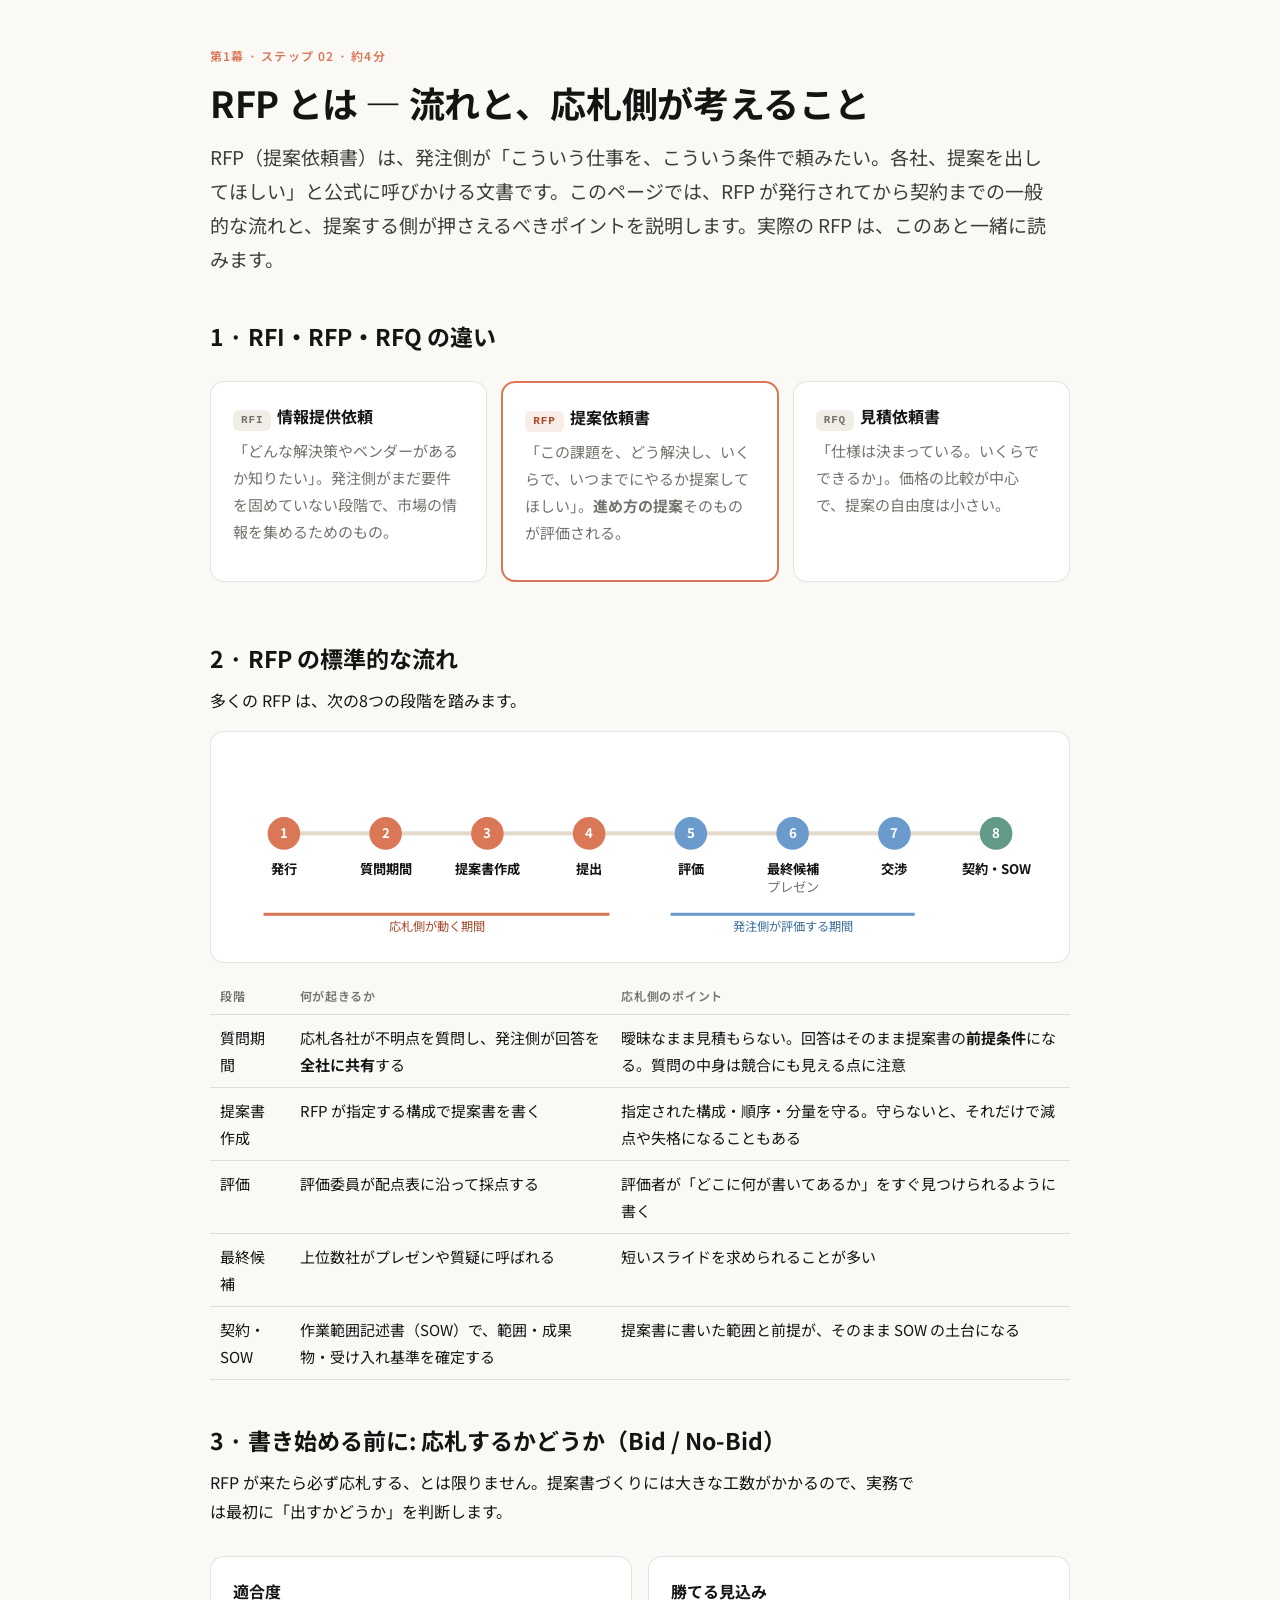
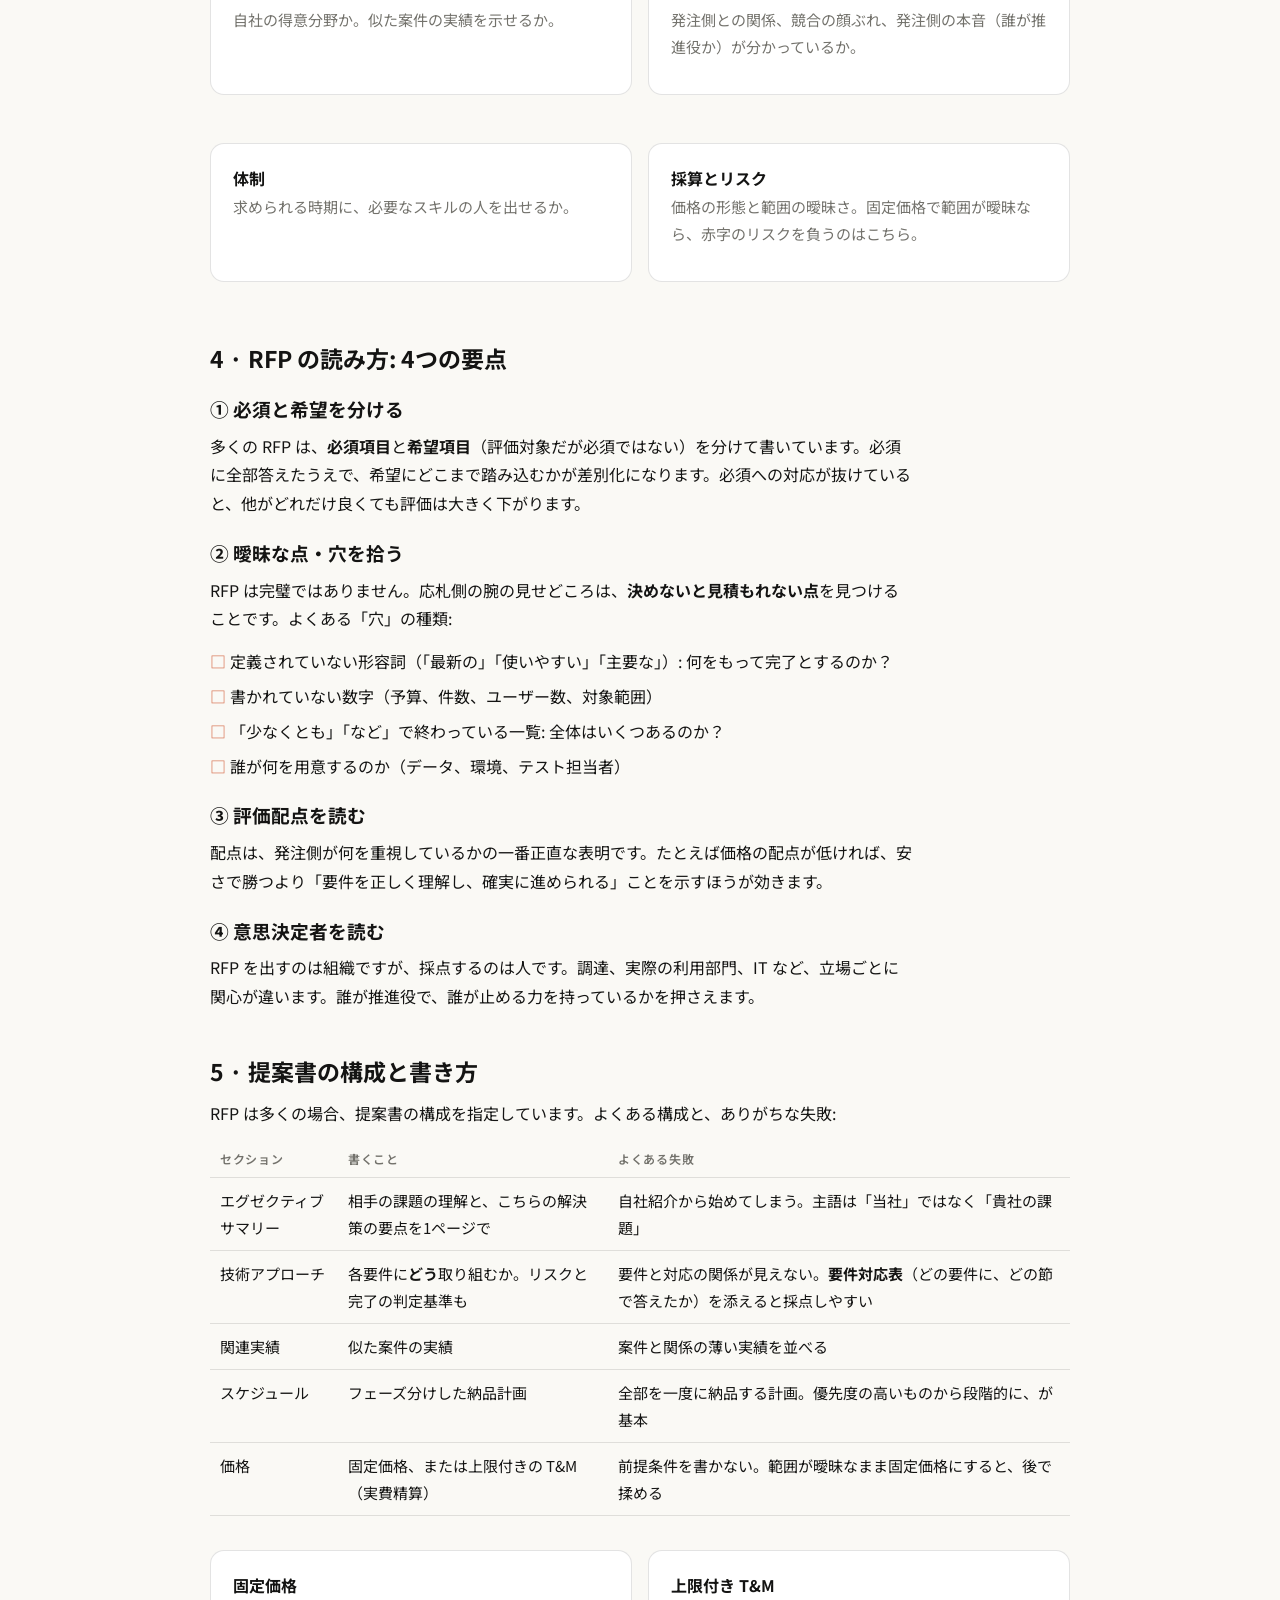
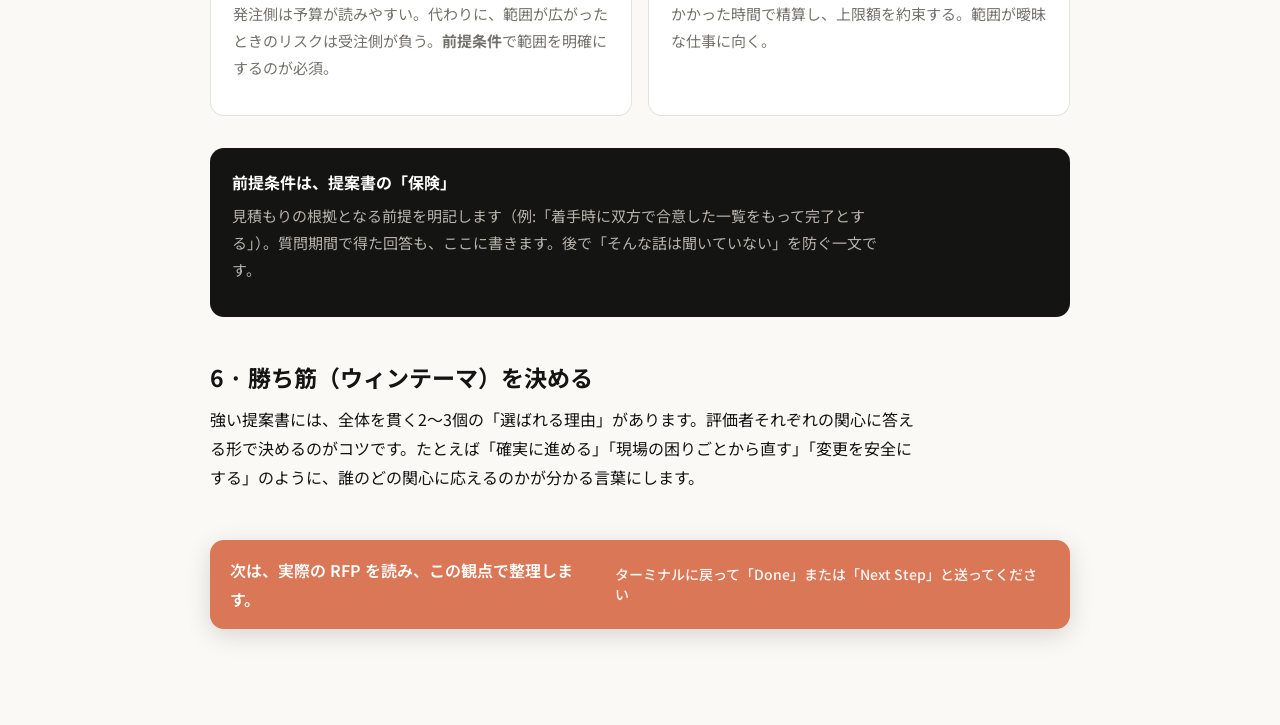
<file: tutor/pages/01-rfp-process.html>
<!doctype html>
<html lang="ja">
  <head>
    <meta charset="utf-8" />
    <meta name="viewport" content="width=device-width, initial-scale=1" />
    <title>RFP とは — 流れと、応札側が考えること</title>
    <link rel="preconnect" href="https://fonts.googleapis.com" />
    <link
      rel="stylesheet"
      href="https://fonts.googleapis.com/css2?family=Noto+Sans+JP:wght@400;500;700&display=swap"
    />
    <link rel="stylesheet" href="assets/page.css" />
    <style>
      .check li {
        list-style: none;
        margin-left: -22px;
      }
      .check li::before {
        content: "□ ";
        color: var(--clay);
        font-weight: 700;
      }
      .svgwrap {
        overflow-x: auto;
      }
    </style>
  </head>
  <body>
    <main>
      <div class="kicker">第1幕 · ステップ 02 · 約4分</div>
      <h1>RFP とは — 流れと、応札側が考えること</h1>
      <p class="lede">
        RFP（提案依頼書）は、発注側が「こういう仕事を、こういう条件で頼みたい。各社、提案を出してほしい」と公式に呼びかける文書です。このページでは、RFP
        が発行されてから契約までの一般的な流れと、提案する側が押さえるべきポイントを説明します。実際の
        RFP は、このあと一緒に読みます。
      </p>

      <h2>1 · RFI・RFP・RFQ の違い</h2>
      <div class="grid3">
        <div class="card">
          <span class="tag">RFI</span><b>情報提供依頼</b>
          <p class="muted" style="margin-top: 6px">
            「どんな解決策やベンダーがあるか知りたい」。発注側がまだ要件を固めていない段階で、市場の情報を集めるためのもの。
          </p>
        </div>
        <div class="card" style="border: 2px solid var(--clay)">
          <span class="tag you">RFP</span><b>提案依頼書</b>
          <p class="muted" style="margin-top: 6px">
            「この課題を、どう解決し、いくらで、いつまでにやるか提案してほしい」。<b>進め方の提案</b>そのものが評価される。
          </p>
        </div>
        <div class="card">
          <span class="tag">RFQ</span><b>見積依頼書</b>
          <p class="muted" style="margin-top: 6px">
            「仕様は決まっている。いくらでできるか」。価格の比較が中心で、提案の自由度は小さい。
          </p>
        </div>
      </div>

      <h2>2 · RFP の標準的な流れ</h2>
      <p>多くの RFP は、次の8つの段階を踏みます。</p>
      <div class="card svgwrap">
        <svg
          viewBox="0 0 800 180"
          width="100%"
          style="min-width: 640px"
          role="img"
          aria-label="RFP の流れ: 発行、質問期間、提案書作成、提出、評価、最終候補プレゼン、交渉、契約と SOW"
        >
          <line
            x1="50"
            y1="80"
            x2="750"
            y2="80"
            stroke="#E3DACC"
            stroke-width="4"
          />
          <g font-size="13" text-anchor="middle">
            <circle cx="50" cy="80" r="16" fill="#D97757" />
            <text x="50" y="85" fill="#fff" font-weight="700">1</text>
            <text x="50" y="120" fill="#141413" font-weight="700">発行</text>
            <circle cx="150" cy="80" r="16" fill="#D97757" />
            <text x="150" y="85" fill="#fff" font-weight="700">2</text>
            <text x="150" y="120" fill="#141413" font-weight="700">
              質問期間
            </text>
            <circle cx="250" cy="80" r="16" fill="#D97757" />
            <text x="250" y="85" fill="#fff" font-weight="700">3</text>
            <text x="250" y="120" fill="#141413" font-weight="700">
              提案書作成
            </text>
            <circle cx="350" cy="80" r="16" fill="#D97757" />
            <text x="350" y="85" fill="#fff" font-weight="700">4</text>
            <text x="350" y="120" fill="#141413" font-weight="700">提出</text>
            <circle cx="450" cy="80" r="16" fill="#6A9BCC" />
            <text x="450" y="85" fill="#fff" font-weight="700">5</text>
            <text x="450" y="120" fill="#141413" font-weight="700">評価</text>
            <circle cx="550" cy="80" r="16" fill="#6A9BCC" />
            <text x="550" y="85" fill="#fff" font-weight="700">6</text>
            <text x="550" y="120" fill="#141413" font-weight="700">
              最終候補
            </text>
            <text x="550" y="138" fill="#73726C">プレゼン</text>
            <circle cx="650" cy="80" r="16" fill="#6A9BCC" />
            <text x="650" y="85" fill="#fff" font-weight="700">7</text>
            <text x="650" y="120" fill="#141413" font-weight="700">交渉</text>
            <circle cx="750" cy="80" r="16" fill="#629987" />
            <text x="750" y="85" fill="#fff" font-weight="700">8</text>
            <text x="750" y="120" fill="#141413" font-weight="700">
              契約・SOW
            </text>
          </g>
          <rect x="30" y="158" width="340" height="3" fill="#D97757" />
          <text
            x="200"
            y="176"
            font-size="12"
            text-anchor="middle"
            fill="#a5482b"
          >
            応札側が動く期間
          </text>
          <rect x="430" y="158" width="240" height="3" fill="#6A9BCC" />
          <text
            x="550"
            y="176"
            font-size="12"
            text-anchor="middle"
            fill="#3d6f9e"
          >
            発注側が評価する期間
          </text>
        </svg>
      </div>
      <table>
        <tr>
          <th>段階</th>
          <th>何が起きるか</th>
          <th>応札側のポイント</th>
        </tr>
        <tr>
          <td>質問期間</td>
          <td>応札各社が不明点を質問し、発注側が回答を<b>全社に共有</b>する</td>
          <td>
            曖昧なまま見積もらない。回答はそのまま提案書の<b>前提条件</b>になる。質問の中身は競合にも見える点に注意
          </td>
        </tr>
        <tr>
          <td>提案書作成</td>
          <td>RFP が指定する構成で提案書を書く</td>
          <td>
            指定された構成・順序・分量を守る。守らないと、それだけで減点や失格になることもある
          </td>
        </tr>
        <tr>
          <td>評価</td>
          <td>評価委員が配点表に沿って採点する</td>
          <td>
            評価者が「どこに何が書いてあるか」をすぐ見つけられるように書く
          </td>
        </tr>
        <tr>
          <td>最終候補</td>
          <td>上位数社がプレゼンや質疑に呼ばれる</td>
          <td>短いスライドを求められることが多い</td>
        </tr>
        <tr>
          <td>契約・SOW</td>
          <td>作業範囲記述書（SOW）で、範囲・成果物・受け入れ基準を確定する</td>
          <td>提案書に書いた範囲と前提が、そのまま SOW の土台になる</td>
        </tr>
      </table>

      <h2>3 · 書き始める前に: 応札するかどうか（Bid / No-Bid）</h2>
      <p>
        RFP
        が来たら必ず応札する、とは限りません。提案書づくりには大きな工数がかかるので、実務では最初に「出すかどうか」を判断します。
      </p>
      <div class="grid2">
        <div class="card">
          <b>適合度</b>
          <p class="muted">自社の得意分野か。似た案件の実績を示せるか。</p>
        </div>
        <div class="card">
          <b>勝てる見込み</b>
          <p class="muted">
            発注側との関係、競合の顔ぶれ、発注側の本音（誰が推進役か）が分かっているか。
          </p>
        </div>
        <div class="card">
          <b>体制</b>
          <p class="muted">求められる時期に、必要なスキルの人を出せるか。</p>
        </div>
        <div class="card">
          <b>採算とリスク</b>
          <p class="muted">
            価格の形態と範囲の曖昧さ。固定価格で範囲が曖昧なら、赤字のリスクを負うのはこちら。
          </p>
        </div>
      </div>

      <h2>4 · RFP の読み方: 4つの要点</h2>
      <h3 style="margin: 18px 0 6px">① 必須と希望を分ける</h3>
      <p>
        多くの RFP
        は、<b>必須項目</b>と<b>希望項目</b>（評価対象だが必須ではない）を分けて書いています。必須に全部答えたうえで、希望にどこまで踏み込むかが差別化になります。必須への対応が抜けていると、他がどれだけ良くても評価は大きく下がります。
      </p>

      <h3 style="margin: 18px 0 6px">② 曖昧な点・穴を拾う</h3>
      <p>
        RFP
        は完璧ではありません。応札側の腕の見せどころは、<b>決めないと見積もれない点</b>を見つけることです。よくある「穴」の種類:
      </p>
      <ul class="check">
        <li>
          定義されていない形容詞（「最新の」「使いやすい」「主要な」）:
          何をもって完了とするのか？
        </li>
        <li>書かれていない数字（予算、件数、ユーザー数、対象範囲）</li>
        <li>
          「少なくとも」「など」で終わっている一覧: 全体はいくつあるのか？
        </li>
        <li>誰が何を用意するのか（データ、環境、テスト担当者）</li>
      </ul>

      <h3 style="margin: 18px 0 6px">③ 評価配点を読む</h3>
      <p>
        配点は、発注側が何を重視しているかの一番正直な表明です。たとえば価格の配点が低ければ、安さで勝つより「要件を正しく理解し、確実に進められる」ことを示すほうが効きます。
      </p>

      <h3 style="margin: 18px 0 6px">④ 意思決定者を読む</h3>
      <p>
        RFP を出すのは組織ですが、採点するのは人です。調達、実際の利用部門、IT
        など、立場ごとに関心が違います。誰が推進役で、誰が止める力を持っているかを押さえます。
      </p>

      <h2>5 · 提案書の構成と書き方</h2>
      <p>
        RFP
        は多くの場合、提案書の構成を指定しています。よくある構成と、ありがちな失敗:
      </p>
      <table>
        <tr>
          <th>セクション</th>
          <th>書くこと</th>
          <th>よくある失敗</th>
        </tr>
        <tr>
          <td>エグゼクティブサマリー</td>
          <td>相手の課題の理解と、こちらの解決策の要点を1ページで</td>
          <td>
            自社紹介から始めてしまう。主語は「当社」ではなく「貴社の課題」
          </td>
        </tr>
        <tr>
          <td>技術アプローチ</td>
          <td>各要件に<b>どう</b>取り組むか。リスクと完了の判定基準も</td>
          <td>
            要件と対応の関係が見えない。<b>要件対応表</b>（どの要件に、どの節で答えたか）を添えると採点しやすい
          </td>
        </tr>
        <tr>
          <td>関連実績</td>
          <td>似た案件の実績</td>
          <td>案件と関係の薄い実績を並べる</td>
        </tr>
        <tr>
          <td>スケジュール</td>
          <td>フェーズ分けした納品計画</td>
          <td>
            全部を一度に納品する計画。優先度の高いものから段階的に、が基本
          </td>
        </tr>
        <tr>
          <td>価格</td>
          <td>固定価格、または上限付きの T&amp;M（実費精算）</td>
          <td>
            前提条件を書かない。範囲が曖昧なまま固定価格にすると、後で揉める
          </td>
        </tr>
      </table>
      <div class="grid2">
        <div class="card">
          <b>固定価格</b>
          <p class="muted">
            発注側は予算が読みやすい。代わりに、範囲が広がったときのリスクは受注側が負う。<b>前提条件</b>で範囲を明確にするのが必須。
          </p>
        </div>
        <div class="card">
          <b>上限付き T&amp;M</b>
          <p class="muted">
            かかった時間で精算し、上限額を約束する。範囲が曖昧な仕事に向く。
          </p>
        </div>
      </div>
      <div class="card dark">
        <b>前提条件は、提案書の「保険」</b>
        <p class="muted" style="margin-top: 6px">
          見積もりの根拠となる前提を明記します（例:「着手時に双方で合意した一覧をもって完了とする」）。質問期間で得た回答も、ここに書きます。後で「そんな話は聞いていない」を防ぐ一文です。
        </p>
      </div>

      <h2>6 · 勝ち筋（ウィンテーマ）を決める</h2>
      <p>
        強い提案書には、全体を貫く2〜3個の「選ばれる理由」があります。評価者それぞれの関心に答える形で決めるのがコツです。たとえば「確実に進める」「現場の困りごとから直す」「変更を安全にする」のように、誰のどの関心に応えるのかが分かる言葉にします。
      </p>

      <div class="back">
        <div>次は、実際の RFP を読み、この観点で整理します。</div>
        <span
          >ターミナルに戻って「Done」または「Next Step」と送ってください</span
        >
      </div>
    </main>
  </body>
</html>
</file>
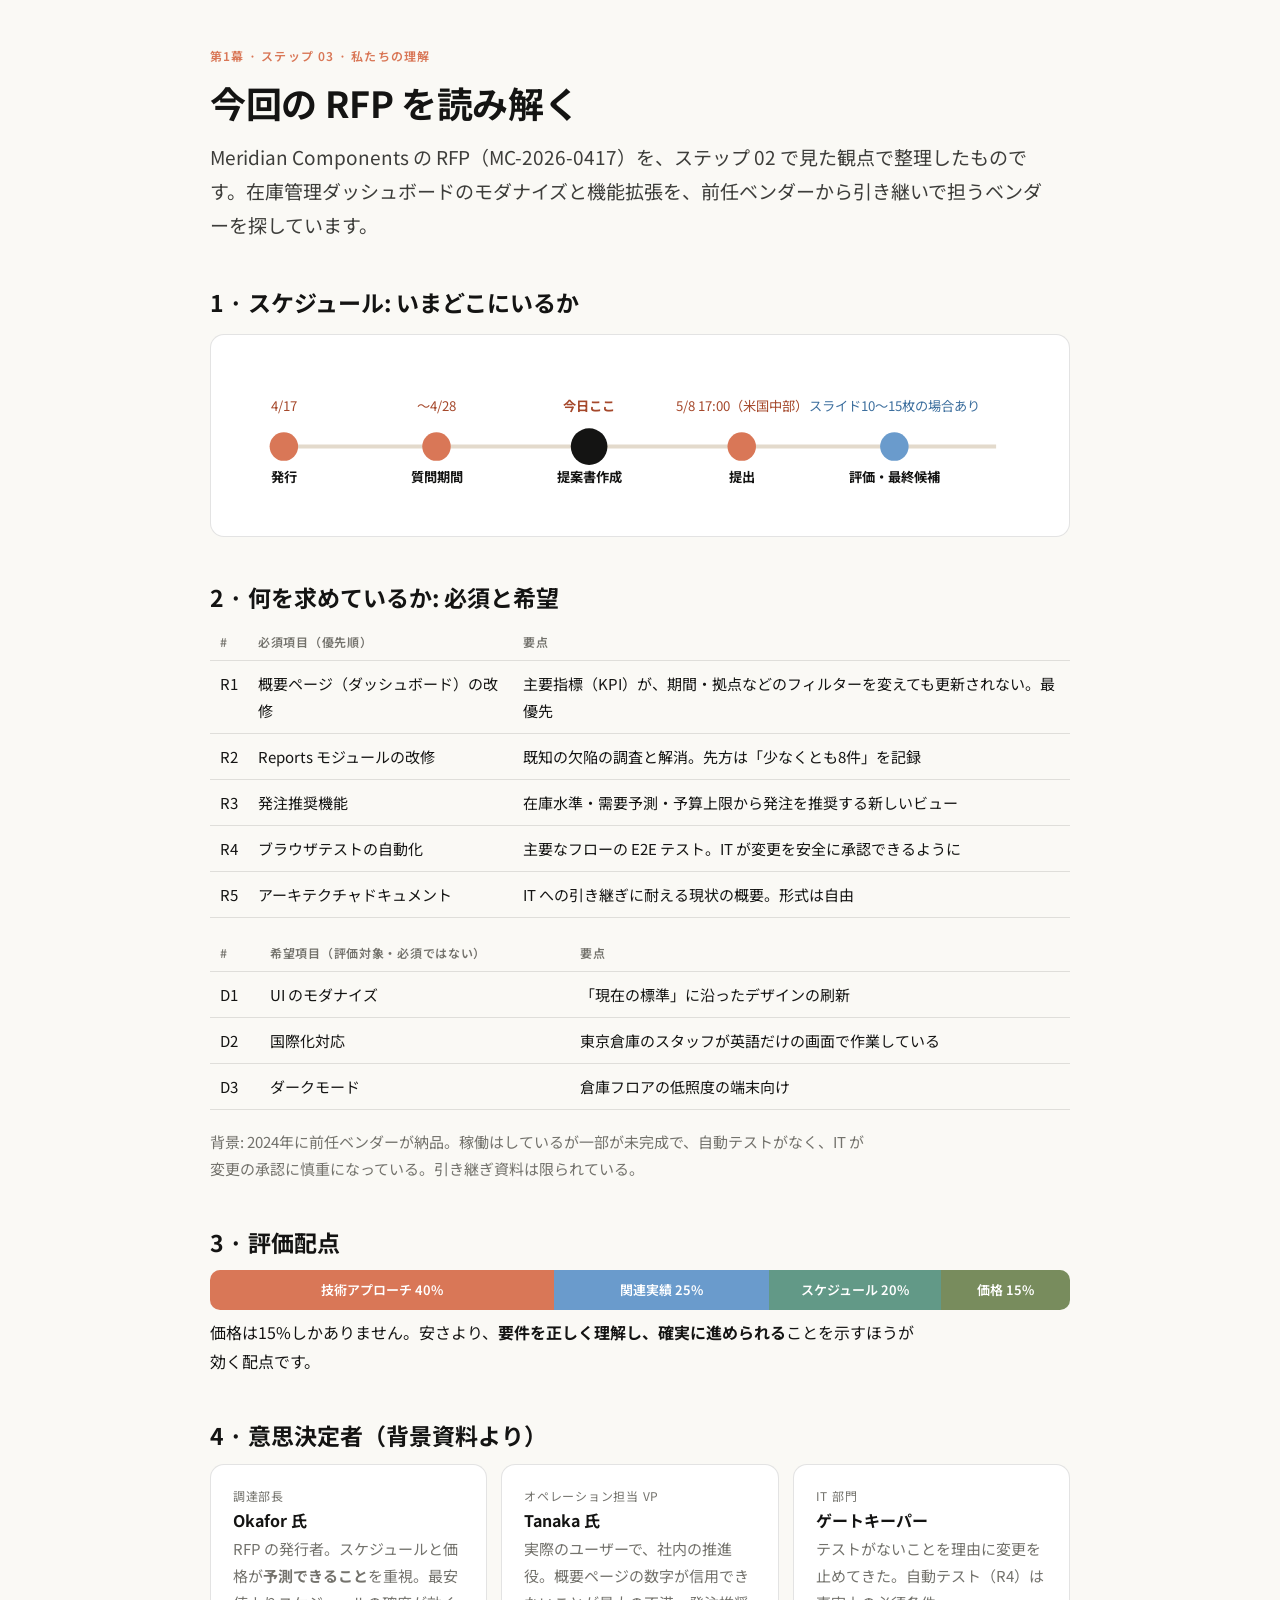
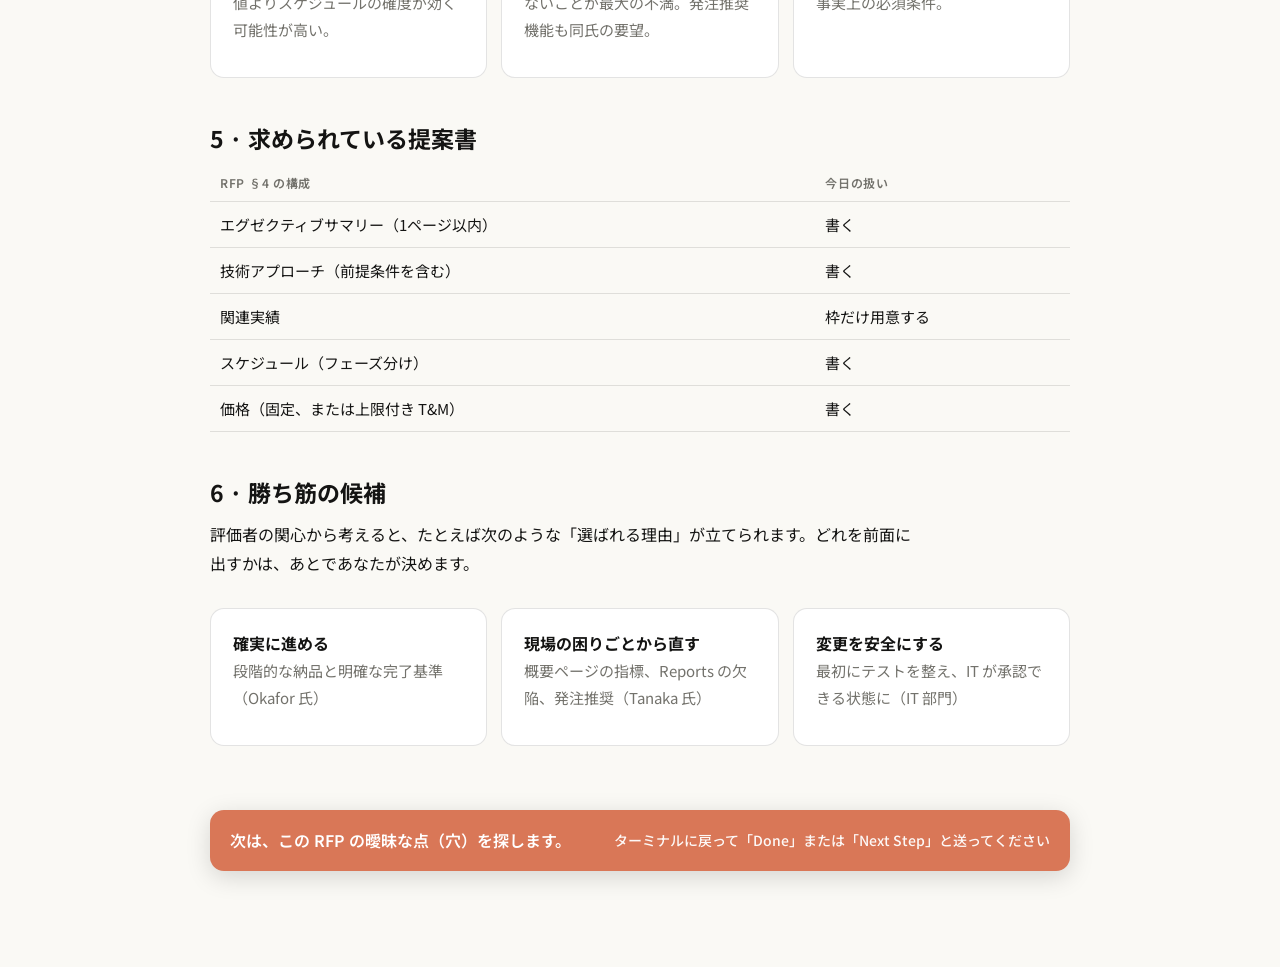
<file: tutor/pages/02-rfp-meridian.html>
<!doctype html>
<html lang="ja">
  <head>
    <meta charset="utf-8" />
    <meta name="viewport" content="width=device-width, initial-scale=1" />
    <title>今回の RFP を読み解く — Meridian MC-2026-0417</title>
    <link rel="preconnect" href="https://fonts.googleapis.com" />
    <link
      rel="stylesheet"
      href="https://fonts.googleapis.com/css2?family=Noto+Sans+JP:wght@400;500;700&display=swap"
    />
    <link rel="stylesheet" href="assets/page.css" />
    <style>
      .weights {
        display: flex;
        height: 40px;
        border-radius: 10px;
        overflow: hidden;
        margin: 12px 0 8px;
        font-size: 13px;
        font-weight: 600;
        color: #fff;
      }
      .weights div {
        display: flex;
        align-items: center;
        justify-content: center;
        white-space: nowrap;
        overflow: hidden;
      }
      .who {
        display: grid;
        grid-template-columns: repeat(3, 1fr);
        gap: 14px;
      }
      @media (max-width: 720px) {
        .who {
          grid-template-columns: 1fr;
        }
      }
      .who .card {
        margin: 0;
      }
      .who .role {
        font-size: 12px;
        color: var(--gray);
        letter-spacing: 0.06em;
      }
      .svgwrap {
        overflow-x: auto;
      }
    </style>
  </head>
  <body>
    <main>
      <div class="kicker">第1幕 · ステップ 03 · 私たちの理解</div>
      <h1>今回の RFP を読み解く</h1>
      <p class="lede">
        Meridian Components の RFP（MC-2026-0417）を、ステップ 02
        で見た観点で整理したものです。在庫管理ダッシュボードのモダナイズと機能拡張を、前任ベンダーから引き継いで担うベンダーを探しています。
      </p>

      <h2>1 · スケジュール: いまどこにいるか</h2>
      <div class="card svgwrap">
        <svg
          viewBox="0 0 800 150"
          width="100%"
          style="min-width: 640px"
          role="img"
          aria-label="今回の RFP の日程: 4月17日発行、4月28日質問締切、提案書作成中、5月8日提出期限、その後評価"
        >
          <line
            x1="50"
            y1="90"
            x2="750"
            y2="90"
            stroke="#E3DACC"
            stroke-width="4"
          />
          <g font-size="13" text-anchor="middle">
            <circle cx="50" cy="90" r="14" fill="#D97757" />
            <text x="50" y="125" fill="#141413" font-weight="700">発行</text>
            <text x="50" y="55" fill="#a5482b">4/17</text>
            <circle cx="200" cy="90" r="14" fill="#D97757" />
            <text x="200" y="125" fill="#141413" font-weight="700">
              質問期間
            </text>
            <text x="200" y="55" fill="#a5482b">〜4/28</text>
            <circle cx="350" cy="90" r="18" fill="#141413" />
            <text x="350" y="125" fill="#141413" font-weight="700">
              提案書作成
            </text>
            <text x="350" y="55" fill="#a5482b" font-weight="700">
              今日ここ
            </text>
            <circle cx="500" cy="90" r="14" fill="#D97757" />
            <text x="500" y="125" fill="#141413" font-weight="700">提出</text>
            <text x="500" y="55" fill="#a5482b">5/8 17:00（米国中部）</text>
            <circle cx="650" cy="90" r="14" fill="#6A9BCC" />
            <text x="650" y="125" fill="#141413" font-weight="700">
              評価・最終候補
            </text>
            <text x="650" y="55" fill="#3d6f9e">
              スライド10〜15枚の場合あり
            </text>
          </g>
        </svg>
      </div>

      <h2>2 · 何を求めているか: 必須と希望</h2>
      <table>
        <tr>
          <th>#</th>
          <th>必須項目（優先順）</th>
          <th>要点</th>
        </tr>
        <tr>
          <td>R1</td>
          <td>概要ページ（ダッシュボード）の改修</td>
          <td>主要指標（KPI）が、期間・拠点などのフィルターを変えても更新されない。最優先</td>
        </tr>
        <tr>
          <td>R2</td>
          <td>Reports モジュールの改修</td>
          <td>既知の欠陥の調査と解消。先方は「少なくとも8件」を記録</td>
        </tr>
        <tr>
          <td>R3</td>
          <td>発注推奨機能</td>
          <td>在庫水準・需要予測・予算上限から発注を推奨する新しいビュー</td>
        </tr>
        <tr>
          <td>R4</td>
          <td>ブラウザテストの自動化</td>
          <td>主要なフローの E2E テスト。IT が変更を安全に承認できるように</td>
        </tr>
        <tr>
          <td>R5</td>
          <td>アーキテクチャドキュメント</td>
          <td>IT への引き継ぎに耐える現状の概要。形式は自由</td>
        </tr>
      </table>
      <table>
        <tr>
          <th>#</th>
          <th>希望項目（評価対象・必須ではない）</th>
          <th>要点</th>
        </tr>
        <tr>
          <td>D1</td>
          <td>UI のモダナイズ</td>
          <td>「現在の標準」に沿ったデザインの刷新</td>
        </tr>
        <tr>
          <td>D2</td>
          <td>国際化対応</td>
          <td>東京倉庫のスタッフが英語だけの画面で作業している</td>
        </tr>
        <tr>
          <td>D3</td>
          <td>ダークモード</td>
          <td>倉庫フロアの低照度の端末向け</td>
        </tr>
      </table>
      <p class="muted">
        背景:
        2024年に前任ベンダーが納品。稼働はしているが一部が未完成で、自動テストがなく、IT
        が変更の承認に慎重になっている。引き継ぎ資料は限られている。
      </p>

      <h2>3 · 評価配点</h2>
      <div class="weights">
        <div style="width: 40%; background: #d97757">技術アプローチ 40%</div>
        <div style="width: 25%; background: #6a9bcc">関連実績 25%</div>
        <div style="width: 20%; background: #629987">スケジュール 20%</div>
        <div style="width: 15%; background: #788c5d">価格 15%</div>
      </div>
      <p>
        価格は15%しかありません。安さより、<b>要件を正しく理解し、確実に進められる</b>ことを示すほうが効く配点です。
      </p>

      <h2>4 · 意思決定者（背景資料より）</h2>
      <div class="who">
        <div class="card">
          <div class="role">調達部長</div>
          <b>Okafor 氏</b>
          <p class="muted">
            RFP
            の発行者。スケジュールと価格が<b>予測できること</b>を重視。最安値よりスケジュールの確度が効く可能性が高い。
          </p>
        </div>
        <div class="card">
          <div class="role">オペレーション担当 VP</div>
          <b>Tanaka 氏</b>
          <p class="muted">
            実際のユーザーで、社内の推進役。概要ページの数字が信用できないことが最大の不満。発注推奨機能も同氏の要望。
          </p>
        </div>
        <div class="card">
          <div class="role">IT 部門</div>
          <b>ゲートキーパー</b>
          <p class="muted">
            テストがないことを理由に変更を止めてきた。自動テスト（R4）は事実上の必須条件。
          </p>
        </div>
      </div>

      <h2>5 · 求められている提案書</h2>
      <table>
        <tr>
          <th>RFP §4 の構成</th>
          <th>今日の扱い</th>
        </tr>
        <tr>
          <td>エグゼクティブサマリー（1ページ以内）</td>
          <td>書く</td>
        </tr>
        <tr>
          <td>技術アプローチ（前提条件を含む）</td>
          <td>書く</td>
        </tr>
        <tr>
          <td>関連実績</td>
          <td>枠だけ用意する</td>
        </tr>
        <tr>
          <td>スケジュール（フェーズ分け）</td>
          <td>書く</td>
        </tr>
        <tr>
          <td>価格（固定、または上限付き T&amp;M）</td>
          <td>書く</td>
        </tr>
      </table>

      <h2>6 · 勝ち筋の候補</h2>
      <p>
        評価者の関心から考えると、たとえば次のような「選ばれる理由」が立てられます。どれを前面に出すかは、あとであなたが決めます。
      </p>
      <div class="grid3">
        <div class="card">
          <b>確実に進める</b>
          <p class="muted">段階的な納品と明確な完了基準（Okafor 氏）</p>
        </div>
        <div class="card">
          <b>現場の困りごとから直す</b>
          <p class="muted">概要ページの指標、Reports の欠陥、発注推奨（Tanaka 氏）</p>
        </div>
        <div class="card">
          <b>変更を安全にする</b>
          <p class="muted">
            最初にテストを整え、IT が承認できる状態に（IT 部門）
          </p>
        </div>
      </div>

      <div class="back">
        <div>次は、この RFP の曖昧な点（穴）を探します。</div>
        <span
          >ターミナルに戻って「Done」または「Next Step」と送ってください</span
        >
      </div>
    </main>
  </body>
</html>
</file>
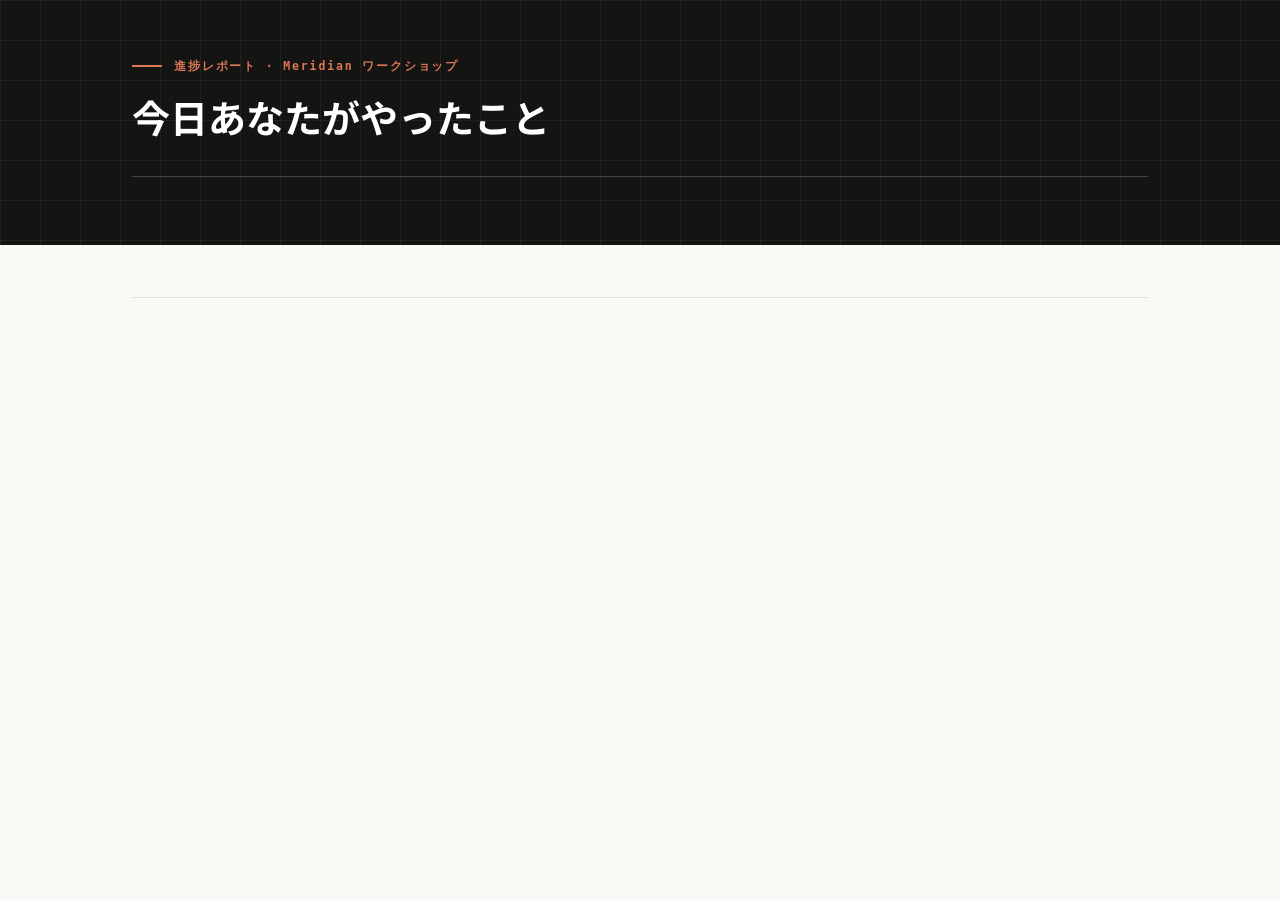
<file: tutor/assets/report/template.html>
<!doctype html>
<html lang="ja">
  <head>
    <meta charset="utf-8" />
    <meta name="viewport" content="width=device-width, initial-scale=1" />
    <title>進捗レポート — Meridian ワークショップ</title>
    <link
      rel="stylesheet"
      href="https://fonts.googleapis.com/css2?family=Noto+Sans+JP:wght@400;500;700&display=swap"
    />
    <style>
      /* Adapted from the "Claude teaches Claude" process report template (renamed: Progress Report): same design, Meridian's sections. */
      :root {
        --ivory: #faf9f5;
        --slate: #141413;
        --ink2: #3d3d3a;
        --clay: #d97757;
        --clay-d: #a5482b;
        --oat: #e3dacc;
        --tint: #f0eee6;
        --sky: #6a9bcc;
        --sky-d: #4874a3;
        --mineral: #629987;
        --mineral-d: #3d6f60;
        --olive: #788c5d;
        --gray: #73726c;
        --line: rgba(31, 30, 29, 0.12);
        --sans:
          "Noto Sans JP", "Hiragino Sans", "Yu Gothic UI", Meiryo,
          -apple-system, "Segoe UI", system-ui, sans-serif;
        --head:
          "Noto Sans JP", "Hiragino Sans", "Yu Gothic UI", Meiryo, sans-serif;
        --mono: ui-monospace, "SF Mono", Menlo, Consolas, monospace;
      }
      * {
        margin: 0;
        padding: 0;
        box-sizing: border-box;
      }
      body {
        font-family: var(--sans);
        background: var(--ivory);
        color: var(--slate);
        line-height: 1.75;
        -webkit-font-smoothing: antialiased;
      }
      a {
        color: var(--clay-d);
      }
      .wrap {
        max-width: 1080px;
        margin: 0 auto;
        padding: 0 32px;
      }
      header {
        background: var(--slate);
        color: #edebe3;
        padding: 56px 0 44px;
        margin-bottom: 52px;
        background-image:
          linear-gradient(rgba(250, 249, 245, 0.06) 1px, transparent 1px),
          linear-gradient(90deg, rgba(250, 249, 245, 0.06) 1px, transparent 1px);
        background-size: 40px 40px;
      }
      .kicker {
        font-family: var(--mono);
        font-size: 11.5px;
        font-weight: 700;
        letter-spacing: 0.16em;
        color: var(--clay);
        margin-bottom: 16px;
        display: flex;
        align-items: center;
        gap: 12px;
      }
      .kicker .bar {
        width: 30px;
        height: 2px;
        background: currentColor;
      }
      header h1 {
        font-family: var(--head);
        font-size: 38px;
        font-weight: 700;
        line-height: 1.3;
        color: #fff;
      }
      header p.sub {
        font-size: 17px;
        color: #cfccc2;
        margin-top: 14px;
        max-width: 800px;
      }
      .hmeta {
        display: flex;
        flex-wrap: wrap;
        gap: 40px;
        margin-top: 34px;
        padding-top: 24px;
        border-top: 1px solid rgba(250, 249, 245, 0.2);
      }
      .hmeta .k {
        font-size: 11px;
        letter-spacing: 0.1em;
        color: #9b9a92;
        margin-bottom: 5px;
      }
      .hmeta .v {
        font-size: 15px;
        font-weight: 500;
        color: #edebe3;
      }
      section {
        margin-bottom: 60px;
      }
      h2 {
        font-family: var(--head);
        font-size: 24px;
        font-weight: 700;
        margin-bottom: 6px;
        padding-bottom: 12px;
        border-bottom: 3px solid var(--slate);
        display: flex;
        align-items: baseline;
        gap: 14px;
      }
      h2 .num {
        font-family: var(--mono);
        font-size: 13px;
        font-weight: 700;
        color: var(--clay);
      }
      p {
        margin-bottom: 12px;
        color: var(--ink2);
      }
      code {
        font-family: var(--mono);
        font-size: 0.88em;
        background: var(--tint);
        padding: 2px 6px;
        border-radius: 4px;
      }
      .stats {
        display: grid;
        grid-template-columns: repeat(4, 1fr);
        gap: 14px;
        margin: 26px 0 8px;
      }
      .stat {
        background: #fff;
        border: 1px solid var(--line);
        border-top: 4px solid var(--gray);
        border-radius: 10px;
        padding: 18px 20px;
      }
      .stat .v {
        font-family: var(--head);
        font-size: 34px;
        font-weight: 700;
        line-height: 1.1;
      }
      .stat .v small {
        font-size: 17px;
        color: var(--gray);
        font-weight: 500;
      }
      .stat .k {
        font-size: 13px;
        color: var(--gray);
        margin-top: 8px;
        line-height: 1.5;
      }
      .stat.c {
        border-top-color: var(--clay);
      }
      .stat.s {
        border-top-color: var(--sky);
      }
      .stat.m {
        border-top-color: var(--mineral);
      }
      .stat.d {
        border-top-color: var(--slate);
      }
      .box {
        background: #fff;
        border: 1px solid var(--line);
        border-left: 4px solid var(--gray);
        border-radius: 0 10px 10px 0;
        padding: 16px 20px;
        margin: 14px 0;
      }
      .box .h {
        font-size: 12px;
        font-weight: 700;
        letter-spacing: 0.08em;
        color: var(--gray);
        margin-bottom: 6px;
      }
      .box p:last-child {
        margin-bottom: 0;
      }
      .box.c {
        border-left-color: var(--clay);
      }
      .box.c .h {
        color: var(--clay-d);
      }
      .box.m {
        border-left-color: var(--mineral);
      }
      .box.m .h {
        color: var(--mineral-d);
      }
      .box.s {
        border-left-color: var(--sky);
      }
      .box.s .h {
        color: var(--sky-d);
      }
      .chip {
        display: inline-block;
        font-size: 11px;
        font-weight: 700;
        letter-spacing: 0.04em;
        padding: 3px 8px;
        border-radius: 4px;
        white-space: nowrap;
        vertical-align: middle;
      }
      .chip.c {
        background: #d9775722;
        color: var(--clay-d);
      }
      .chip.m {
        background: #62998722;
        color: var(--mineral-d);
      }
      .chip.s {
        background: #6a9bcc22;
        color: var(--sky-d);
      }
      .chip.n {
        background: var(--tint);
        color: var(--gray);
      }
      .chip.k {
        background: var(--slate);
        color: #fff;
        font-family: var(--mono);
      }
      table {
        width: 100%;
        border-collapse: collapse;
        background: #fff;
        margin: 18px 0;
        font-size: 14.5px;
        border: 1px solid var(--line);
        border-radius: 10px;
        overflow: hidden;
      }
      th,
      td {
        text-align: left;
        padding: 11px 14px;
        border-bottom: 1px solid var(--line);
        vertical-align: top;
      }
      th {
        font-size: 11.5px;
        font-weight: 700;
        letter-spacing: 0.06em;
        color: var(--gray);
        background: var(--tint);
        border-bottom: 2px solid var(--slate);
        white-space: nowrap;
      }
      tbody tr:last-child td {
        border-bottom: none;
      }
      .tl {
        background: #fff;
        border: 1px solid var(--line);
        border-radius: 10px;
        padding: 8px 18px;
        margin: 18px 0;
      }
      .trow {
        display: grid;
        grid-template-columns: 34px minmax(0, 1.6fr) minmax(0, 2fr) 96px;
        gap: 12px;
        align-items: center;
        padding: 7px 0;
        border-bottom: 1px solid var(--line);
        font-size: 14px;
      }
      .trow:last-child {
        border-bottom: none;
      }
      .trow .n {
        font-family: var(--mono);
        font-size: 12px;
        color: var(--gray);
      }
      .trow .t small {
        color: var(--gray);
      }
      .bars {
        position: relative;
        height: 16px;
      }
      .bars i {
        position: absolute;
        left: 0;
        top: 2px;
        height: 5px;
        border-radius: 3px;
        background: var(--oat);
      }
      .bars b {
        position: absolute;
        left: 0;
        top: 9px;
        height: 5px;
        border-radius: 3px;
        background: var(--clay);
      }
      .trow .m {
        font-family: var(--mono);
        font-size: 12px;
        text-align: right;
        color: var(--ink2);
      }
      .phead {
        font-size: 12px;
        letter-spacing: 0.06em;
        color: var(--clay-d);
        padding: 12px 0 4px;
        font-weight: 700;
      }
      .legend {
        font-size: 12.5px;
        color: var(--gray);
        display: flex;
        gap: 18px;
        margin-top: -6px;
      }
      .legend span::before {
        content: "";
        display: inline-block;
        width: 18px;
        height: 5px;
        border-radius: 3px;
        margin-right: 6px;
        vertical-align: middle;
      }
      .legend .a::before {
        background: var(--oat);
      }
      .legend .b::before {
        background: var(--clay);
      }
      .cards {
        display: grid;
        grid-template-columns: repeat(2, 1fr);
        gap: 14px;
        margin: 18px 0;
      }
      .card {
        background: #fff;
        border: 1px solid var(--line);
        border-radius: 12px;
        padding: 18px 20px;
      }
      .card h3 {
        font-family: var(--head);
        font-size: 18px;
        font-weight: 700;
        margin: 6px 0 8px;
        line-height: 1.4;
      }
      .card p {
        font-size: 14.5px;
        margin: 0 0 8px;
      }
      .card .meta {
        display: flex;
        gap: 8px;
        flex-wrap: wrap;
        align-items: center;
      }
      h3.sub {
        font-size: 13px;
        font-weight: 700;
        letter-spacing: 0.08em;
        color: var(--gray);
        margin: 26px 0 4px;
      }
      .pairs {
        display: grid;
        grid-template-columns: 1fr 1fr;
        gap: 14px;
        align-items: stretch;
        margin: 10px 0 6px;
      }
      .pairs .box {
        margin: 0;
        height: 100%;
      }
      .files {
        display: grid;
        grid-template-columns: repeat(3, 1fr);
        gap: 12px;
        margin: 18px 0;
      }
      .file {
        background: var(--slate);
        color: #edebe3;
        border-radius: 10px;
        padding: 14px 16px;
        text-decoration: none;
        display: block;
      }
      .file .p {
        font-family: var(--mono);
        font-size: 12.5px;
        color: #e8a48c;
        word-break: break-all;
        margin-bottom: 6px;
      }
      .file .d {
        font-size: 13px;
        color: #cfccc2;
        line-height: 1.5;
      }
      a.file:hover {
        outline: 2px solid var(--clay);
      }
      ul.plain {
        margin: 8px 0 12px 22px;
      }
      ul.plain li {
        margin-bottom: 6px;
        color: var(--ink2);
      }
      footer {
        border-top: 1px solid var(--line);
        padding: 22px 0 60px;
        color: var(--gray);
        font-size: 13px;
      }
      @media (max-width: 820px) {
        .wrap {
          padding: 0 16px;
        }
        .stats {
          grid-template-columns: 1fr 1fr;
        }
        .cards,
        .files,
        .pairs {
          grid-template-columns: 1fr;
        }
        header h1 {
          font-size: 28px;
        }
        .trow {
          grid-template-columns: 30px 1fr 70px;
        }
        .trow .bars {
          display: none;
        }
      }
      @media print {
        header {
          -webkit-print-color-adjust: exact;
          print-color-adjust: exact;
        }
        section {
          break-inside: avoid;
        }
      }
      /* Long sentences, paths and hashes must wrap inside their card or cell instead of widening the grid. */
      .cards > .card { min-width: 0; }
      .card p, .card h3, .card .check, td, .box p { overflow-wrap: anywhere; }
      td code, .card code { word-break: break-all; }
      .card .check { font-size: 13.5px; color: var(--ink2); line-height: 1.6; margin-top: 10px; padding-top: 10px; border-top: 1px dashed var(--line); }
      .card .check .chip { margin-right: 8px; }
    </style>
  </head>
  <body>
    <header>
      <div class="wrap">
        <div class="kicker">
          <span class="bar"></span
          ><span>進捗レポート · Meridian ワークショップ</span>
        </div>
        <h1 id="h1">今日あなたがやったこと</h1>
        <p class="sub" id="sub"></p>
        <div class="hmeta" id="hmeta"></div>
      </div>
    </header>
    <div class="wrap" id="root"></div>
    <div class="wrap"><footer id="foot"></footer></div>

    <script id="data" type="application/json">
      __DATA__
    </script>
    <script id="story" type="application/json">
      __STORY__
    </script>
    <script>
      // D: the recorded run (tutor report-data). S: the narrative Claude wrote (tutor/state/story.json). Numbers come only from D.
      const D = JSON.parse(document.getElementById("data").textContent);
      const S = JSON.parse(document.getElementById("story").textContent);
      const $ = (tag, cls, html) => {
        const e = document.createElement(tag);
        if (cls) e.className = cls;
        if (html != null) e.innerHTML = html;
        return e;
      };
      const esc = (s) =>
        String(s == null ? "" : s).replace(
          /[&<>"]/g,
          (c) => ({ "&": "&amp;", "<": "&lt;", ">": "&gt;", '"': "&quot;" })[c],
        );
      const root = document.getElementById("root");
      let secNo = 0;
      function section(title, build) {
        const s = $("section");
        secNo++;
        s.appendChild(
          $(
            "h2",
            null,
            `<span class="num">${String(secNo).padStart(2, "0")}</span>${esc(title)}`,
          ),
        );
        build(s);
        root.appendChild(s);
      }
      const list = (items) =>
        `<ul class="plain">${items.map((x) => `<li>${esc(x)}</li>`).join("")}</ul>`;
      const notes = D.state.notes || {},
        tl = D.timeline || [],
        steps = D.state.steps || [];
      const activeMin = Math.round(
        tl.reduce((a, r) => a + (r.actualMinutes || 0), 0),
      );
      const fmtT = (iso) =>
        iso
          ? new Date(iso).toLocaleTimeString("ja-JP", {
              hour: "2-digit",
              minute: "2-digit",
            })
          : "";
      const budget = D.state.budgetMinutes || 90;

      // masthead
      document.getElementById("h1").textContent =
        S.headline || "今日あなたがやったこと";
      document.getElementById("sub").textContent =
        S.summary ||
        "RFP への応札から、受注した案件の最初の改修とコードレビューまで。";
      const started = D.state.startedAt ? new Date(D.state.startedAt) : null;
      const doneN =
        steps.filter((x) => x.status === "done").length +
        (D.state.current &&
        D.state.current === (steps[steps.length - 1] || {}).id
          ? 1
          : 0);
      document.getElementById("hmeta").innerHTML = [
        [
          "日付",
          started
            ? started.toLocaleDateString("ja-JP", {
                year: "numeric",
                month: "long",
                day: "numeric",
              })
            : "",
        ],
        [
          "案件",
          "Meridian Components · 在庫ダッシュボード（RFP MC-2026-0417）",
        ],
        [
          "完了したステップ",
          `${steps.length} 中 ${Math.min(doneN, steps.length)}`,
        ],
        ["ステップにかけた時間", `${activeMin} 分 / 予算 ${budget} 分`],
      ]
        .map(
          ([k, v]) =>
            `<div><div class="k">${esc(k)}</div><div class="v">${esc(v)}</div></div>`,
        )
        .join("");

      // 01 summary
      section("概要", (s) => {
        const commits = (D.git && D.git.commits) || [];
        const t = D.tests || {};
        const deliv = (D.deliverables || []).filter(
          (f) => f.name !== "progress-report.html",
        );
        const stats = $("div", "stats");
        stats.innerHTML = `
    <div class="stat c"><div class="v">${deliv.length}</div><div class="k">成果物（proposal/）<br>提案書・ページ・スライド・メモ</div></div>
    <div class="stat m"><div class="v">${commits.length}</div><div class="k">納品したコミット<br>（client/ と server/）</div></div>
    <div class="stat s"><div class="v">${t.passed != null ? `${esc(t.passed)} <small>/ ${esc(t.passed + (t.failed || 0))}</small>` : "—"}</div><div class="k">バックエンドのテスト（成功 / 全体）<br>${t.failed ? `失敗 ${esc(t.failed)} 件（元から ${esc(t.baselineFailed)} 件）` : ""}</div></div>
    <div class="stat d"><div class="v">${activeMin} <small>分</small></div><div class="k">ステップにかけた時間<br>予算 ${budget} 分</div></div>`;
        s.appendChild(stats);
        if (S.takeaway) {
          const b = $("div", "box c");
          b.innerHTML = `<div class="h">一言でまとめると</div><p>${esc(S.takeaway)}</p>`;
          s.appendChild(b);
        }
      });

      // 02 timeline
      section("タイムライン — 予定と実績", (s) => {
        const max = Math.max(
          1,
          ...tl.map((r) =>
            Math.max(r.plannedMinutes || 0, r.actualMinutes || 0),
          ),
        );
        const box = $("div", "tl");
        let part = null;
        const partOf = (id) => (steps.find((x) => x.id === id) || {}).part;
        const partTitle = (p) =>
          ((D.state.parts || []).find((x) => x.id === p) || {}).title || "";
        tl.forEach((r) => {
          const p = partOf(r.id);
          if (p !== part) {
            part = p;
            box.appendChild($("div", "phead", esc(partTitle(p))));
          }
          const n = steps.findIndex((x) => x.id === r.id);
          const row = $("div", "trow");
          row.innerHTML = `<span class="n">${String(n).padStart(2, "0")}</span><span class="t">${esc(r.title)} ${r.forced ? '<span class="chip n">時間の都合で先へ</span>' : ""}<br><small>${fmtT(r.startedAt)}</small></span>
      <span class="bars"><i style="width:${(100 * (r.plannedMinutes || 0)) / max}%"></i><b style="width:${(100 * (r.actualMinutes || 0)) / max}%"></b></span>
      <span class="m">${r.actualMinutes ?? "—"} / ${r.plannedMinutes} 分</span>`;
          box.appendChild(row);
        });
        s.appendChild(box);
        s.appendChild(
          $(
            "div",
            "legend",
            '<span class="a">予定の時間</span><span class="b">実際にかかった時間</span>',
          ),
        );
        if (S.timelineNote) s.appendChild($("p", null, esc(S.timelineNote)));
      });

      // 03 Act 1: the proposal
      section("第1幕 — 提案書", (s) => {
        if (S.proposalNote) s.appendChild($("p", null, esc(S.proposalNote)));
        const rows = [
          ["見つけた RFP の穴", notes.gaps],
          ["提案の方針（あなたの判断）", notes.decisions],
          ["前提条件", notes.assumptions],
        ].filter((r) => r[1]);
        if (rows.length) {
          const t = $("table");
          t.innerHTML = `<tbody>${rows.map((r) => `<tr><th style="width:26%">${esc(r[0])}</th><td>${esc(r[1])}</td></tr>`).join("")}</tbody>`;
          s.appendChild(t);
        }
        const deliv = (D.deliverables || []).filter(
          (f) => f.name !== "progress-report.html",
        );
        if (deliv.length) {
          const f = $("div", "files");
          deliv.forEach((d) => {
            const a = $(
              "a",
              "file",
              `<div class="p">proposal/${esc(d.name)}</div><div class="d">${d.kind === "md" ? "Markdown（整形して表示）" : "HTML"}</div>`,
            );
            a.href = d.url;
            a.target = "_blank";
            f.appendChild(a);
          });
          s.appendChild(f);
        }
      });

      // 04 Act 2: what was delivered
      section("第2幕 — 納品したもの", (s) => {
        const changes =
          S.changes && S.changes.length
            ? S.changes
            : ((D.git && D.git.commits) || []).map((c) => ({
                title: c.subject,
                commit: c.hash,
              }));
        if (notes.reports_issue) {
          const b = $("div", "box s");
          b.innerHTML = `<div class="h">アプリを起動して、あなたが気づいたこと</div><p>${esc(notes.reports_issue)}</p>`;
          s.appendChild(b);
        }
        const cards = $("div", "cards");
        changes.forEach((c) => {
          const card = $("div", "card");
          card.innerHTML = `<div class="meta">${c.area ? `<span class="chip c">${esc(c.area)}</span>` : ""}${c.commit ? `<span class="chip k">${esc(String(c.commit).slice(0, 7))}</span>` : ""}</div><h3>${esc(c.title || "")}</h3>${c.what ? `<p>${esc(c.what)}</p>` : ""}${c.check ? `<div class="check"><span class="chip m">確認</span>${esc(c.check)}</div>` : ""}`;
          cards.appendChild(card);
        });
        s.appendChild(cards);
        if ((D.git || {}).stat)
          s.appendChild($("p", null, `合計: <code>${esc(D.git.stat)}</code>`));
      });

      // 05 code review: every finding, why it mattered, what the learner chose, and what the fix changed.
      // Detailed form: review.findings [{ severity, title, where, problem, decision, reason, fix }];
      // older story files with review.fixed / review.deferred (plain lists) still render.
      section("コードレビュー", (s) => {
        const r = S.review || {};
        if (r.note) s.appendChild($("p", null, esc(r.note)));
        const f = r.findings || [];
        if (f.length) {
          const is = (x, re) => re.test(x.decision || "");
          const fixed = f.filter((x) => is(x, /修正|fix/i)), later = f.filter((x) => is(x, /次|later|defer/i)), skip = f.filter((x) => !is(x, /修正|fix/i) && !is(x, /次|later|defer/i));
          const stats = $("div", "stats");
          stats.innerHTML = `<div class="stat d"><div class="v">${f.length}</div><div class="k">見つかった指摘</div></div><div class="stat m"><div class="v">${fixed.length}</div><div class="k">修正した${r.fixCommit ? `<br><span class="chip k">${esc(String(r.fixCommit).slice(0, 7))}</span>` : ""}</div></div><div class="stat s"><div class="v">${later.length}</div><div class="k">次フェーズに回した</div></div><div class="stat"><div class="v">${skip.length}</div><div class="k">見送った</div></div>`;
          s.appendChild(stats);
          const dc = (x) => (is(x, /修正|fix/i) ? "m" : is(x, /次|later|defer/i) ? "s" : "n");
          const t = $("table");
          t.innerHTML = `<thead><tr><th style="width:6%">重要度</th><th style="width:30%">指摘と場所</th><th>何が問題か</th><th style="width:28%">判断と対応</th></tr></thead><tbody>${f
            .map((x) => `<tr><td style="font-size:18px">${esc(x.severity || "")}</td><td><b>${esc(x.title)}</b>${x.where ? `<br><code>${esc(x.where)}</code>` : ""}</td><td>${esc(x.problem || "")}</td><td><span class="chip ${dc(x)}">${esc(x.decision || "—")}</span>${x.reason ? ` ${esc(x.reason)}` : ""}${x.fix ? `<br><small>修正: ${esc(x.fix)}</small>` : ""}</td></tr>`)
            .join("")}</tbody>`;
          s.appendChild(t);
        } else if ((r.fixed || []).length || (r.deferred || []).length) {
          const g = $("div", "pairs");
          const b1 = $("div", "box m"); b1.innerHTML = `<div class="h">直した指摘</div>${(r.fixed || []).length ? list(r.fixed) : "<p>なし</p>"}`;
          const b2 = $("div", "box"); b2.innerHTML = `<div class="h">次フェーズに回した指摘</div>${(r.deferred || []).length ? list(r.deferred) : "<p>なし</p>"}`;
          g.appendChild(b1); g.appendChild(b2); s.appendChild(g);
        } else if (notes.review) { const b = $("div", "box m"); b.innerHTML = `<div class="h">レビューの記録</div><p>${esc(notes.review)}</p>`; s.appendChild(b); }
      });

      // 06 decisions and corrections
      section("あなたが決めたことと、Claude を軌道修正した場面", (s) => {
        const group = (title, items, cls) => {
          s.appendChild($("h3", "sub", esc(title)));
          if (!items.length) {
            s.appendChild($("p", null, "記録はありません。"));
            return;
          }
          const g = $("div", "pairs");
          items.forEach((d) => {
            const b = $("div", `box ${cls}`);
            b.innerHTML = `<div class="h">${esc(d.title)}</div><p>${esc(d.detail)}</p>`;
            g.appendChild(b);
          });
          s.appendChild(g);
        };
        group("あなたが決めたこと", S.decisions || [], "c");
        group("Claude を軌道修正した場面", S.corrections || [], "");
      });

      // 07 next phase (the handover to the client)
      // 07 next phase: the detailed handover of everything Part 2 did not cover, grouped by requirement.
      // Each item: { req, title, status, evidence, action, priority (高/中/低), estimate, question? }.
      // Older story files with only { title, detail } still render (detail goes into the status column).
      section("次フェーズへの引き継ぎ", (s) => {
        const np = S.nextPhase || [];
        const h = S.handover || {};
        if (h.note) s.appendChild($("p", null, esc(h.note)));
        if (!np.length) { s.appendChild($("p", null, "記録はありません。")); return; }
        const pr = (p) => (/高|high/i.test(p || "") ? "c" : /中|mid|medium/i.test(p || "") ? "s" : "n");
        const count = (re) => np.filter((x) => re.test(x.priority || "")).length;
        s.appendChild($("p", "muted", `未対応の課題 ${np.length} 件（優先度 高 ${count(/高|high/i)} · 中 ${count(/中|mid|medium/i)} · 低 ${count(/低|low/i)}）`));
        const groups = [];
        np.forEach((x) => { const g = x.req || "その他"; let e = groups.find((y) => y.g === g); if (!e) groups.push((e = { g, items: [] })); e.items.push(x); });
        groups.forEach(({ g, items }) => {
          s.appendChild($("h3", "sub", esc(g)));
          const t = $("table");
          t.innerHTML = `<thead><tr><th style="width:18%">課題</th><th>現状（確認した根拠）</th><th>推奨対応</th><th style="width:12%">優先度 · 目安</th></tr></thead><tbody>${items
            .map((x) => `<tr><td><b>${esc(x.title)}</b></td><td>${esc(x.status || x.detail || "")}${x.evidence ? `<br><code>${esc(x.evidence)}</code>` : ""}</td><td>${esc(x.action || "")}${x.question ? `<br><span class="chip s">要確認</span> ${esc(x.question)}` : ""}</td><td>${x.priority ? `<span class="chip ${pr(x.priority)}">${esc(x.priority)}</span>` : ""}${x.estimate ? `<br><small>${esc(x.estimate)}</small>` : ""}</td></tr>`)
            .join("")}</tbody>`;
          s.appendChild(t);
        });
        if (h.schedule) { const b = $("div", "box s"); b.innerHTML = `<div class="h">提案書のスケジュールとの対応</div><p>${esc(h.schedule)}</p>`; s.appendChild(b); }
        if ((h.questions || []).length) { const b = $("div", "box c"); b.innerHTML = `<div class="h">クライアントに確認したいこと</div>${list(h.questions)}`; s.appendChild(b); }
      });

      // 08 features
      if ((S.features || []).length)
        section("使った機能と、それを操作したのは誰か", (s) => {
          const t = $("table");
          t.innerHTML = `<thead><tr><th>機能</th><th>操作したのは</th><th>今日、何の役に立ったか</th></tr></thead><tbody>${S.features.map((f) => `<tr><td><code>${esc(f.name)}</code></td><td><span class="chip ${/you|あなた/i.test(f.who) ? "c" : "m"}">${esc(f.who)}</span></td><td>${esc(f.note)}</td></tr>`).join("")}</tbody>`;
          s.appendChild(t);
        });

      // 09 not covered
      section("今日は扱わなかったもの", (s) => {
        const nc =
          S.notCovered && S.notCovered.length
            ? S.notCovered
            : [
                "MCP（Playwright による E2E テスト）",
                "hooks",
                "worktree",
                "GitHub への push と PR",
                "R3 発注推奨ビュー",
              ];
        s.appendChild($("p", null, nc.map(esc).join(" · ")));
      });
      document.getElementById("foot").textContent =
        `${new Date(D.generatedAt || Date.now()).toLocaleString("ja-JP")} に、あなた自身の実行記録（チューターのログ、git の履歴、テストの結果、あなたのメモ）から生成しました。ここにある情報は、あなたのマシンの外には出ていません。`;
    </script>
  </body>
</html>
</file>
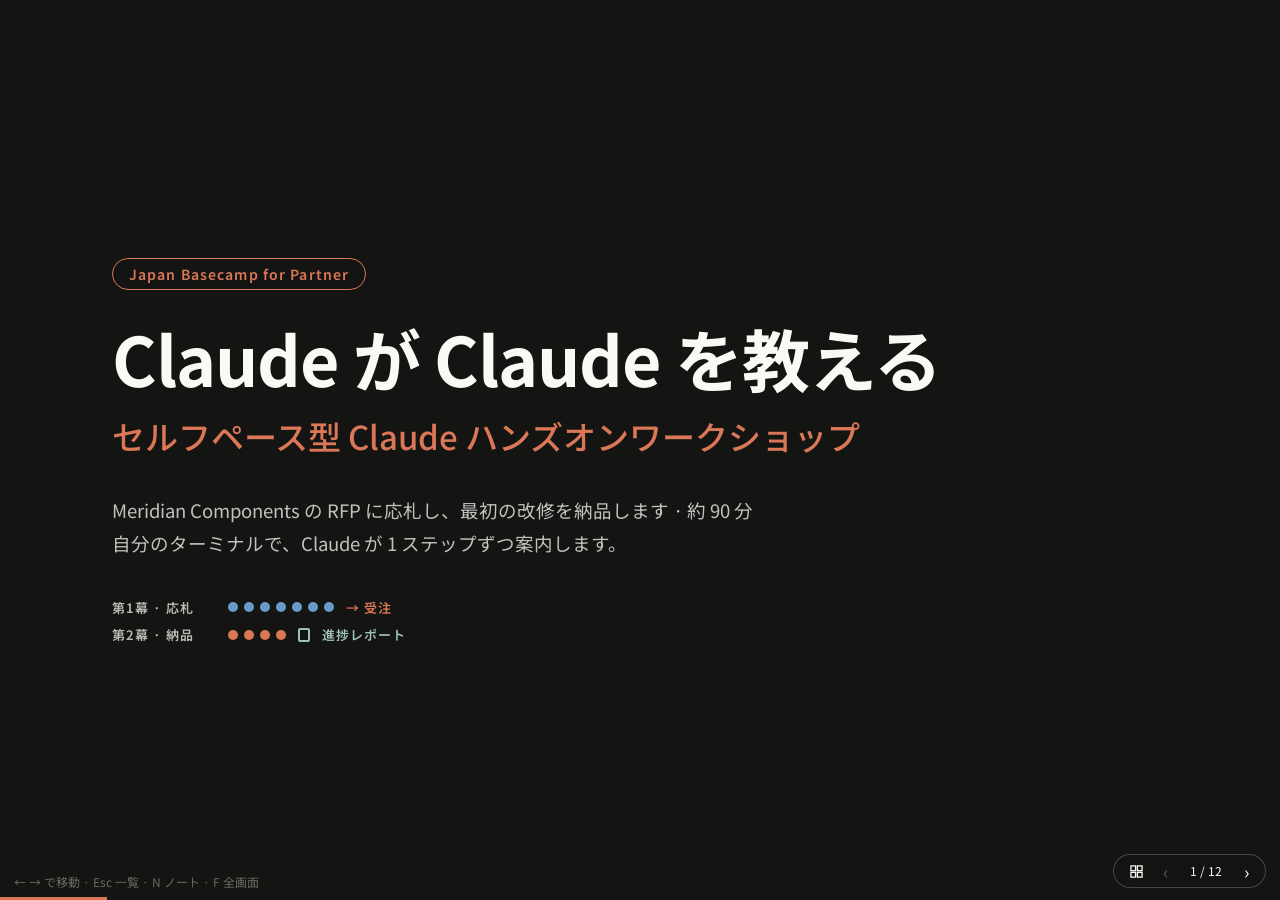
<file: tutor/pages/intro/deck.html>
<!doctype html>
<html lang="ja">
  <head>
    <meta charset="utf-8" />
    <meta name="viewport" content="width=device-width, initial-scale=1" />
    <title>Claude が Claude を教える — セルフペース型 Claude ハンズオンワークショップ</title>
    <!-- 紹介スライド。ステップ 01 でページサーバーが表示します。deck.js は tutor/maint/intro-deck/ の JSX から
         build.mjs で作ったもので、React も vendor/ に同梱しているので、Babel も CDN も要りません（file:// でも開けます）。
         日本語フォントだけは、ほかのページと同じく Google Fonts から取得します。 -->
    <link rel="preconnect" href="https://fonts.googleapis.com" />
    <link
      rel="stylesheet"
      href="https://fonts.googleapis.com/css2?family=Noto+Sans+JP:wght@400;500;700&display=swap"
    />
    <style>
      html,
      body {
        margin: 0;
        height: 100%;
        background: #141413;
        overflow: hidden;
      }
      *,
      *::before,
      *::after {
        box-sizing: border-box;
      }
      #deck-root {
        position: fixed;
        inset: 0;
      }
      .fallback {
        position: fixed;
        inset: 0;
        display: flex;
        align-items: center;
        justify-content: center;
        color: #edebe3;
        font: 16px/1.8 "Noto Sans JP", "Hiragino Sans", "Yu Gothic UI", Meiryo, sans-serif;
        padding: 24px;
        text-align: center;
      }
      @keyframes introPulse {
        0%,
        100% {
          box-shadow: 0 0 0 0 rgba(217, 119, 87, 0.55);
        }
        50% {
          box-shadow: 0 0 0 7px rgba(217, 119, 87, 0);
        }
      }
      @keyframes introBlink {
        0%,
        49% {
          opacity: 1;
        }
        50%,
        100% {
          opacity: 0;
        }
      }
      /* ?print: one slide per page, for a PDF handout. */
      html.print,
      html.print body {
        height: auto;
        overflow: visible;
        background: #fff;
      }
      html.print #deck-root {
        position: static;
      }
      html.print .print-page {
        break-after: page;
        page-break-after: always;
      }
      html.print * {
        box-shadow: none !important;
        animation: none !important;
      }
      @page {
        size: 1280px 720px;
        margin: 0;
      }
    </style>
  </head>
  <body>
    <div id="deck-root">
      <div class="fallback">紹介スライドを読み込んでいます…<br />表示されない場合は、JavaScript を有効にしてください。</div>
    </div>
    <script src="vendor/react.production.min.js"></script>
    <script src="vendor/react-dom.production.min.js"></script>
    <!-- 講師紹介ページの内容（任意）。なくてもスライドは動きます。 -->
    <script src="presenter.js"></script>
    <script src="deck.js"></script>
  </body>
</html>
</file>
<file: tutor/pages/assets/page.css>
:root { --ivory:#FAF9F5; --slate:#141413; --clay:#D97757; --oat:#E3DACC; --tint:#F0EEE6; --sky:#6A9BCC; --olive:#788C5D; --mineral:#629987; --gray:#73726C; --line:rgba(31,30,29,.12); }
* { box-sizing:border-box; margin:0; padding:0; }
html { scroll-behavior:smooth; }
body { background:var(--ivory); color:var(--slate); font:16px/1.8 "Noto Sans JP", "Hiragino Sans", "Hiragino Kaku Gothic ProN", "Yu Gothic UI", Meiryo, -apple-system, "Segoe UI", system-ui, sans-serif; padding:48px 24px 96px; }
main { max-width:860px; margin:0 auto; }
.kicker { font:600 12px/1.4 ui-monospace, "SF Mono", Menlo, Consolas, "Noto Sans JP", monospace; letter-spacing:.1em; text-transform:uppercase; color:var(--clay); margin-bottom:14px; }
h1 { font:700 36px/1.3 "Noto Sans JP", "Hiragino Sans", "Yu Gothic UI", Meiryo, sans-serif; letter-spacing:-.01em; margin-bottom:14px; }
h2 { font:700 23px/1.4 "Noto Sans JP", "Hiragino Sans", "Yu Gothic UI", Meiryo, sans-serif; margin:44px 0 12px; }
p { margin:0 0 14px; max-width:44em; }
.lede { font-size:19px; color:#3d3d3a; }
code, .mono { font:14px/1.5 ui-monospace, "SF Mono", Menlo, Consolas, monospace; }
code { background:var(--tint); padding:2px 6px; border-radius:5px; }
pre { background:var(--slate); color:#EDEBE3; border-radius:12px; padding:16px 18px; overflow-x:auto; white-space:pre-wrap; word-break:break-word; margin:14px 0 18px; font:14px/1.6 ui-monospace, "SF Mono", Menlo, Consolas, monospace; }
pre .c { color:#9b9a92; } pre .k { color:#E8A48C; } pre .g { color:#9CC3B5; }
.card { background:#fff; border:1px solid var(--line); border-radius:14px; padding:20px 22px; margin:16px 0; }
.grid2 { display:grid; grid-template-columns:1fr 1fr; gap:16px; } .grid3 { display:grid; grid-template-columns:repeat(3,1fr); gap:14px; }
@media (max-width:720px) { .grid2, .grid3 { grid-template-columns:1fr; } h1 { font-size:28px; } body { padding:32px 16px 72px; } }
.tag { display:inline-block; font:600 11px/1 ui-monospace, Menlo, monospace; letter-spacing:.08em; text-transform:uppercase; padding:5px 8px; border-radius:6px; background:var(--tint); color:var(--gray); margin-right:6px; }
.tag.you { background:#D9775722; color:#a5482b; } .tag.claude { background:#62998722; color:#3d6f60; }
.dark { background:var(--slate); color:#EDEBE3; border:none; } .dark h2, .dark b { color:#fff; } .dark .muted { color:#b5b3aa; }
.muted { color:var(--gray); font-size:15px; }
.big { font:700 26px/1.4 "Noto Sans JP", "Hiragino Sans", "Yu Gothic UI", Meiryo, sans-serif; }
.back { margin-top:48px; background:var(--clay); color:#fff; border-radius:14px; padding:16px 20px; font-weight:600; display:flex; justify-content:space-between; align-items:center; gap:12px; box-shadow:0 6px 24px rgba(0,0,0,.15); }
.back span { font:500 14px/1.4 "Noto Sans JP", ui-monospace, Menlo, monospace; opacity:.95; }
ul { margin:0 0 14px 22px; } li { margin-bottom:6px; }
table { border-collapse:collapse; width:100%; margin:12px 0 18px; font-size:15px; } th, td { text-align:left; padding:9px 10px; border-bottom:1px solid var(--line); vertical-align:top; } th { font:600 12px/1.4 "Noto Sans JP", ui-monospace, Menlo, monospace; letter-spacing:.06em; text-transform:uppercase; color:var(--gray); }
svg text { font-family:"Noto Sans JP", "Hiragino Sans", "Yu Gothic UI", Meiryo, sans-serif; }
.hl1 { background:#6A9BCC33; border-radius:4px; padding:1px 3px; } .hl2 { background:#D9775733; border-radius:4px; padding:1px 3px; } .hl3 { background:#62998733; border-radius:4px; padding:1px 3px; }
</file>
